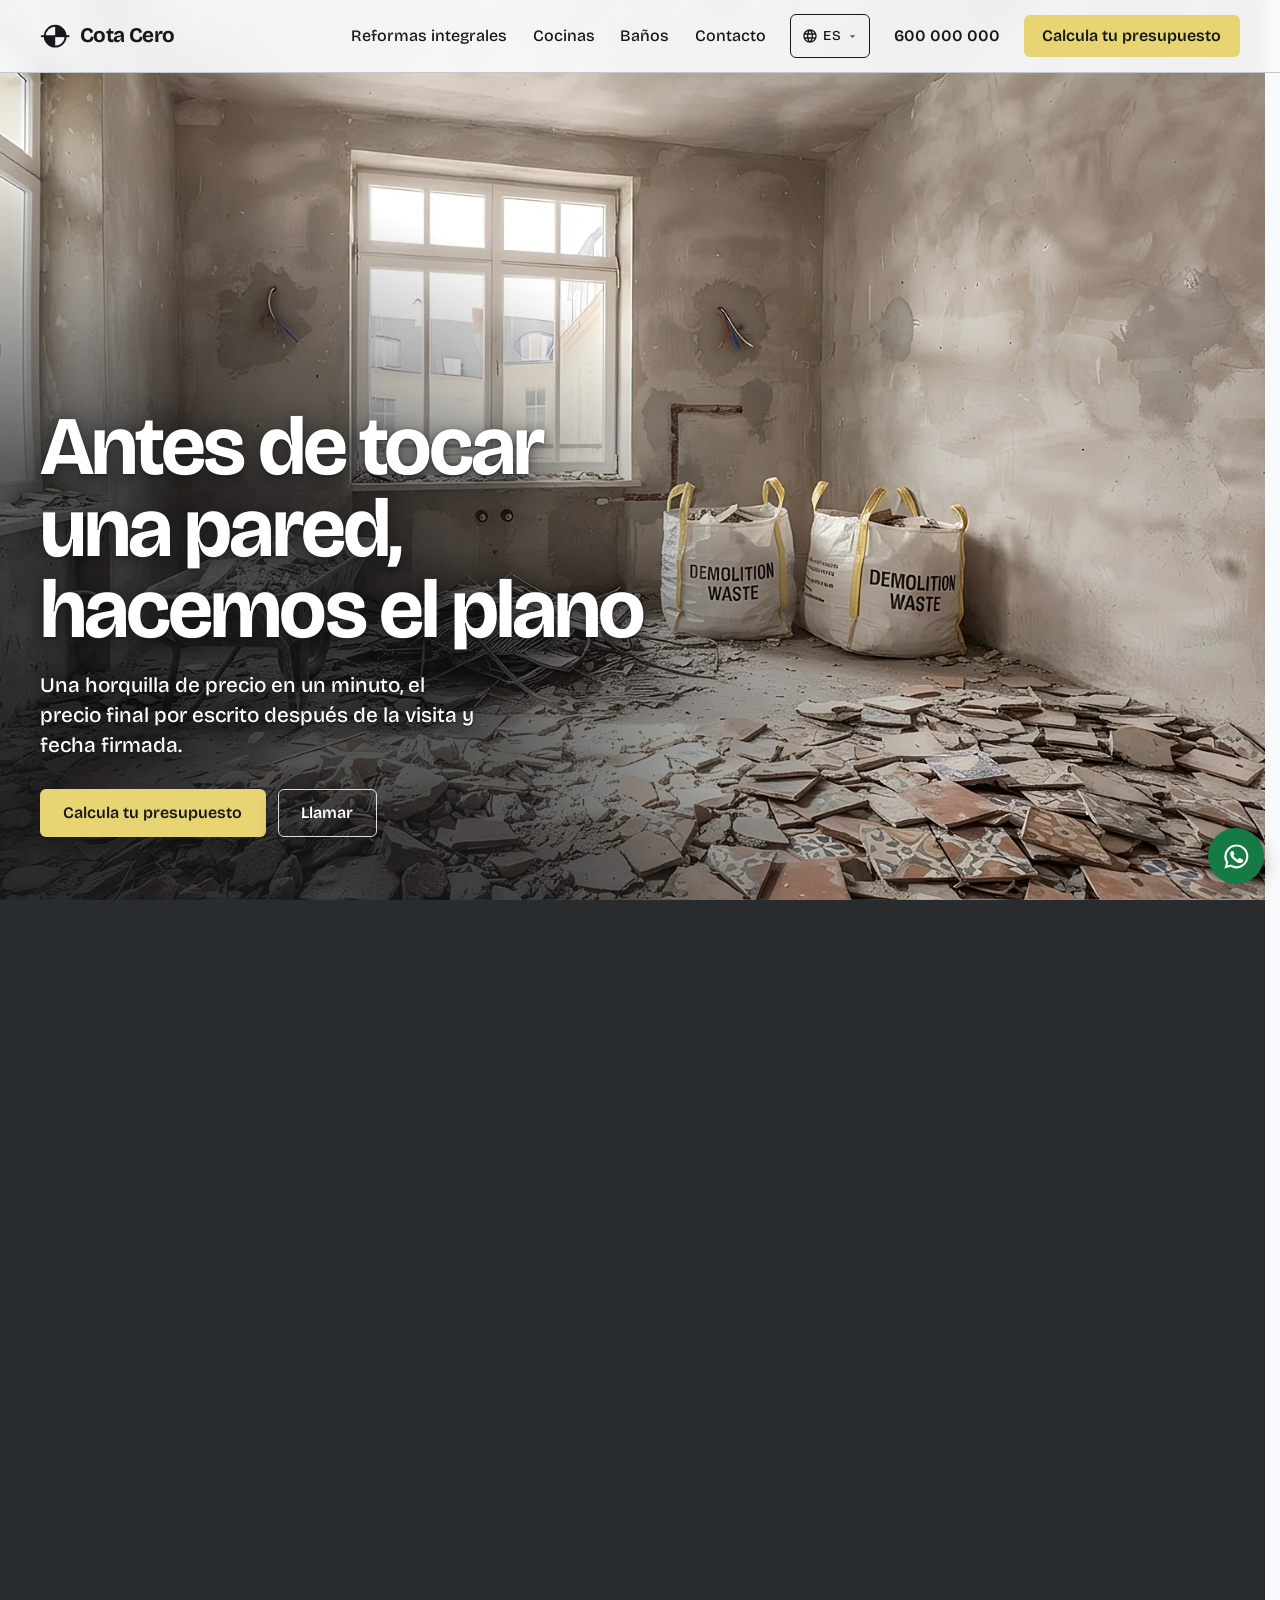
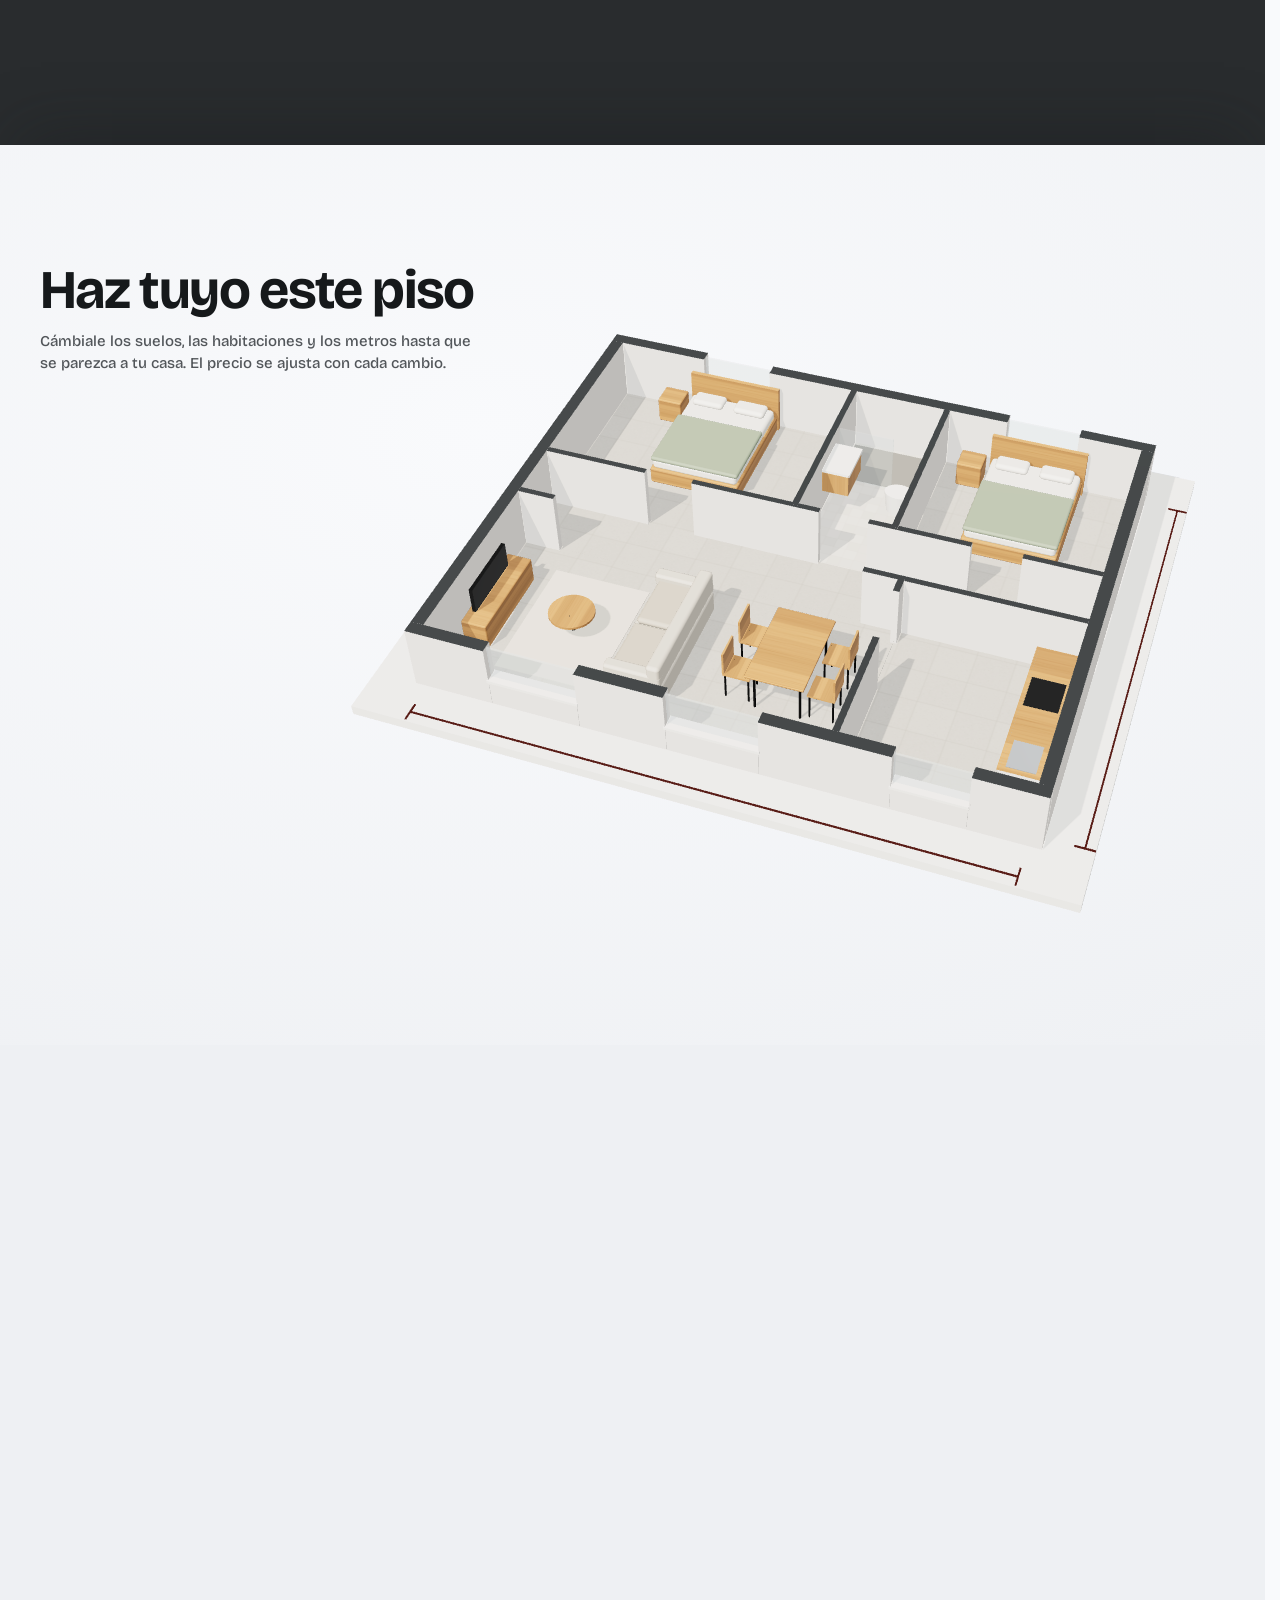
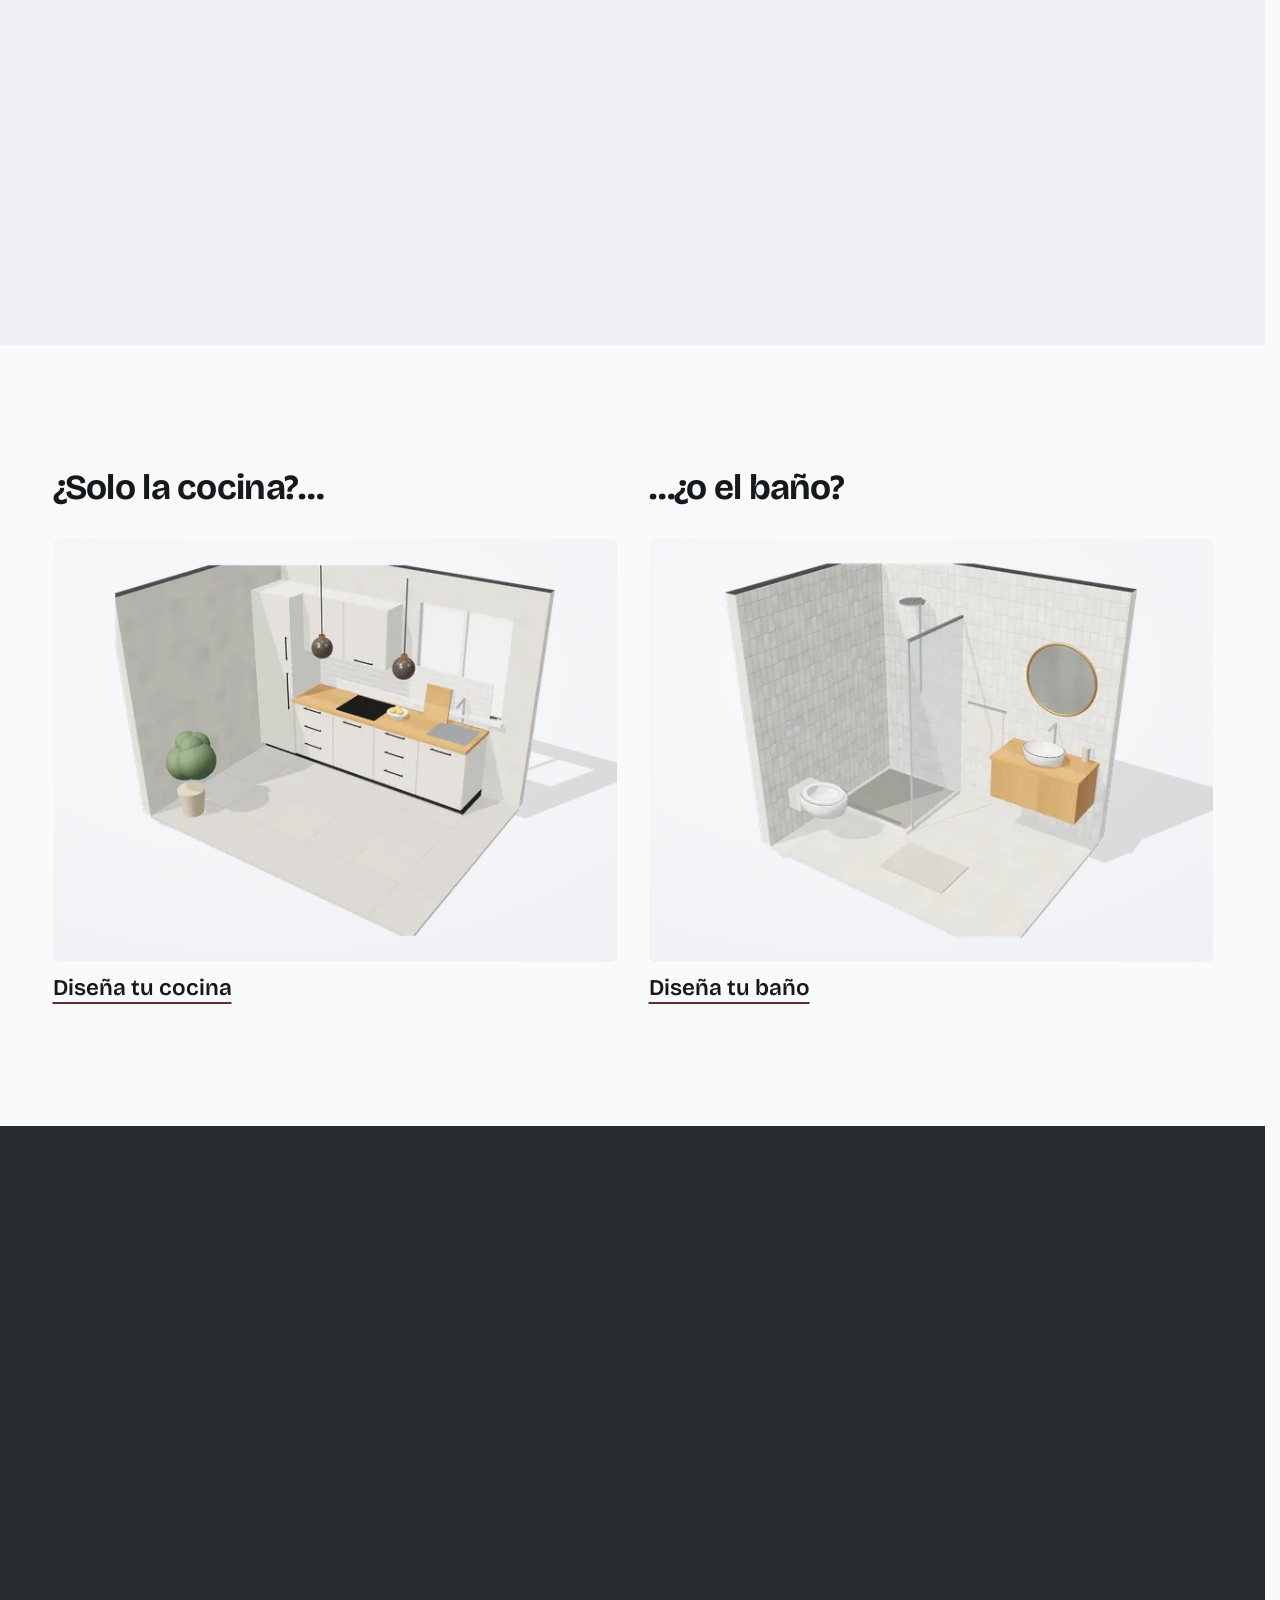
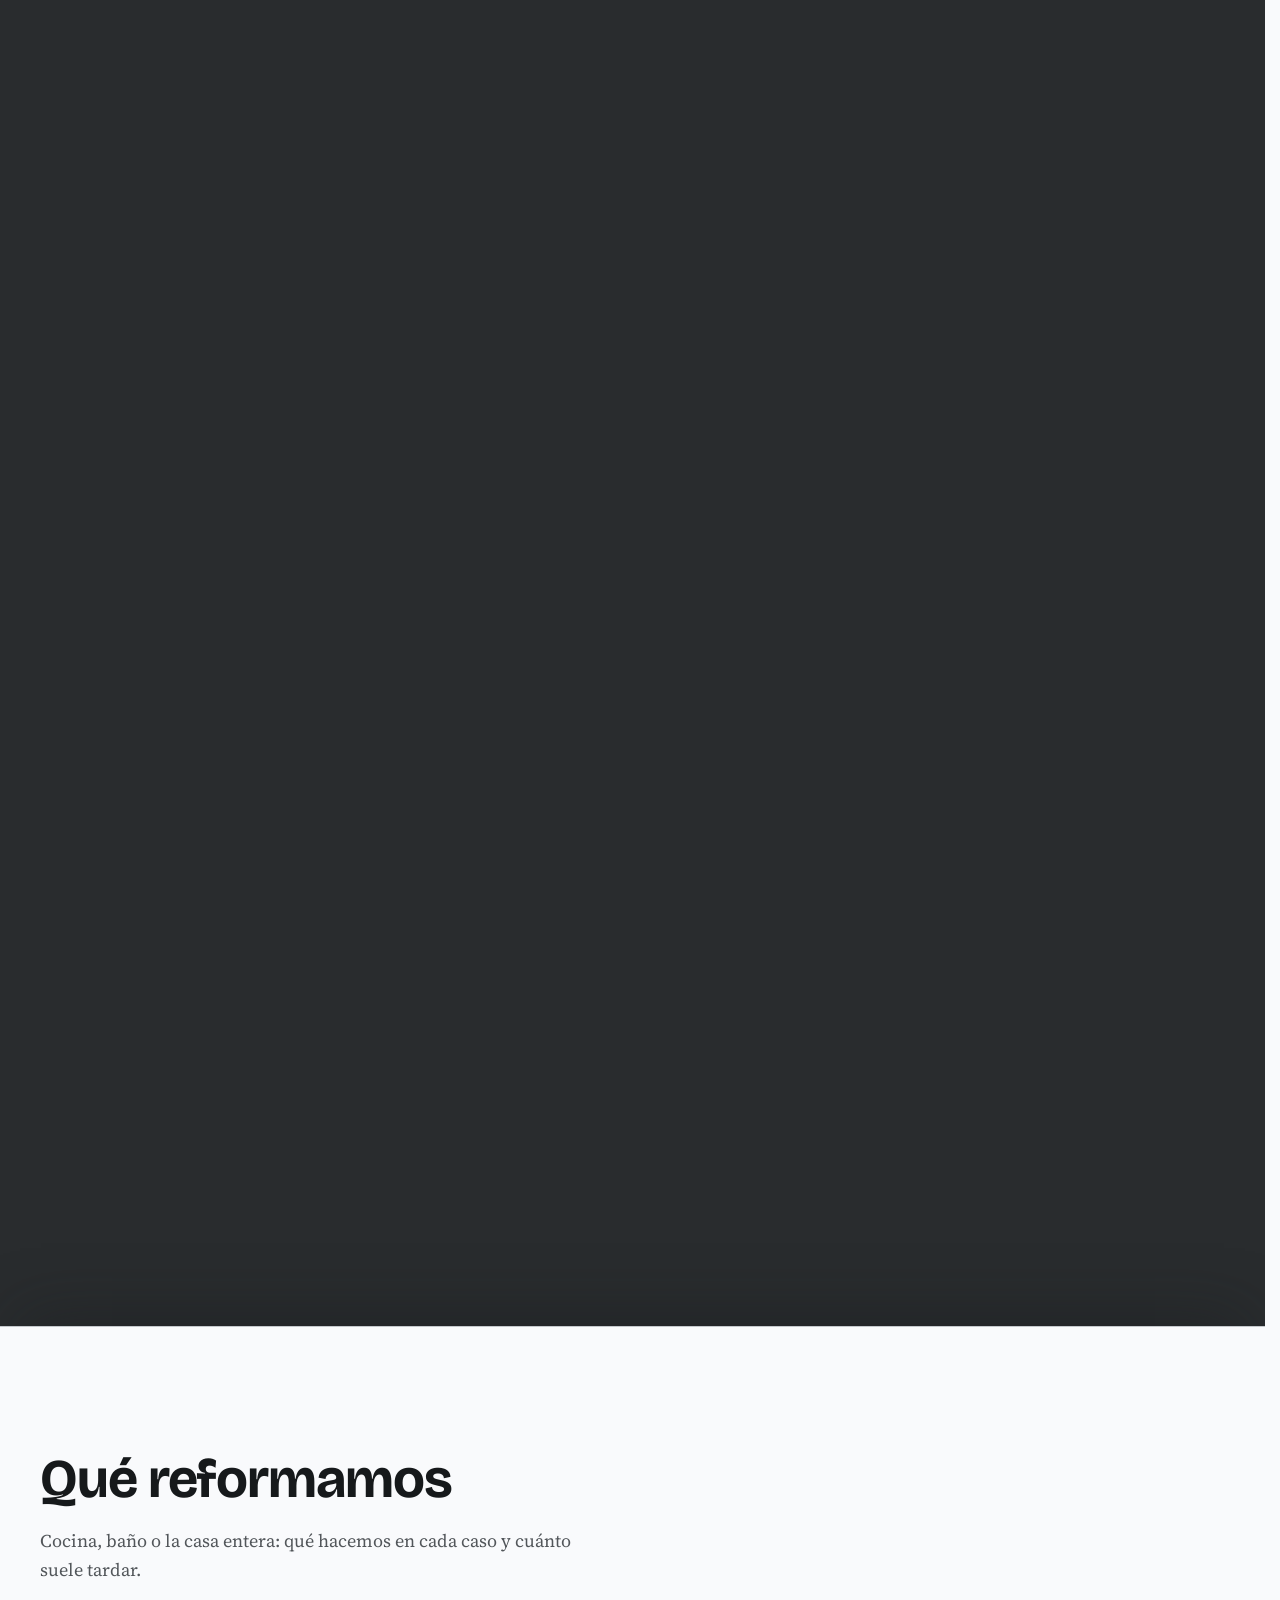
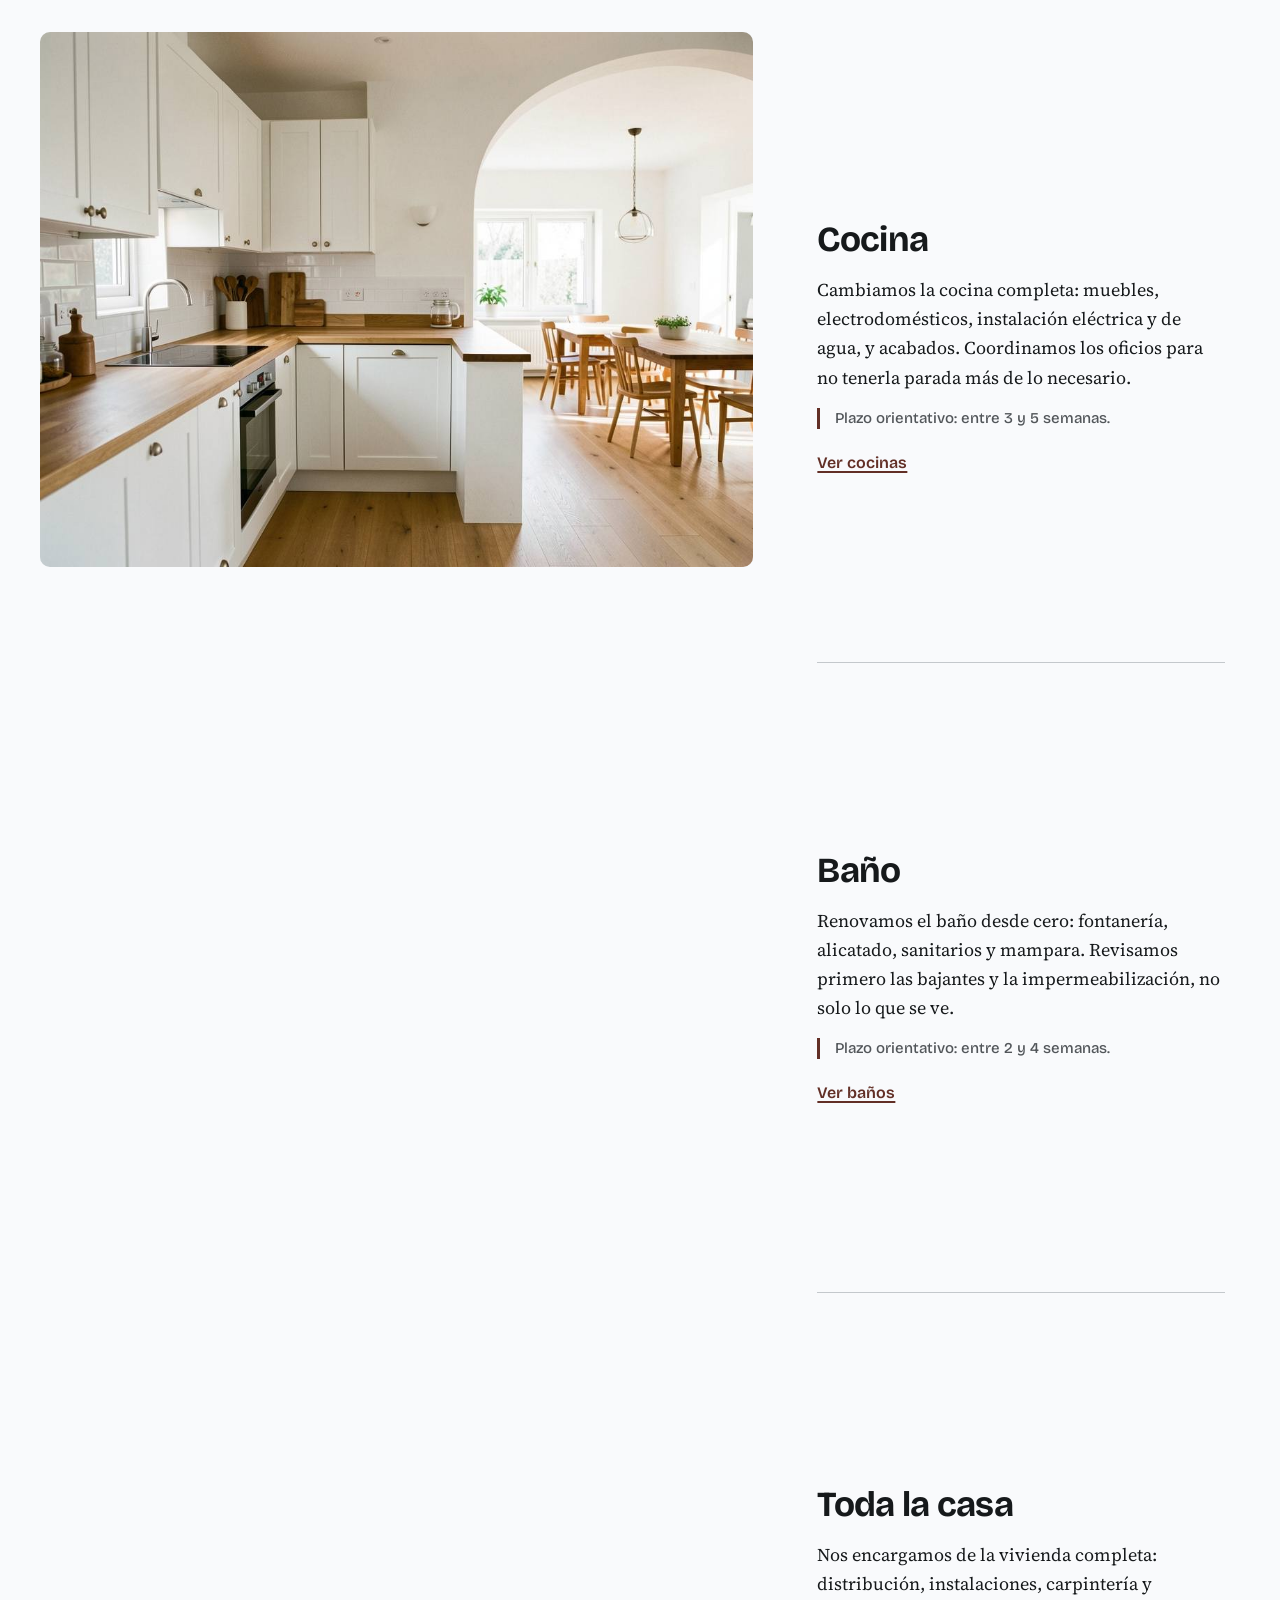
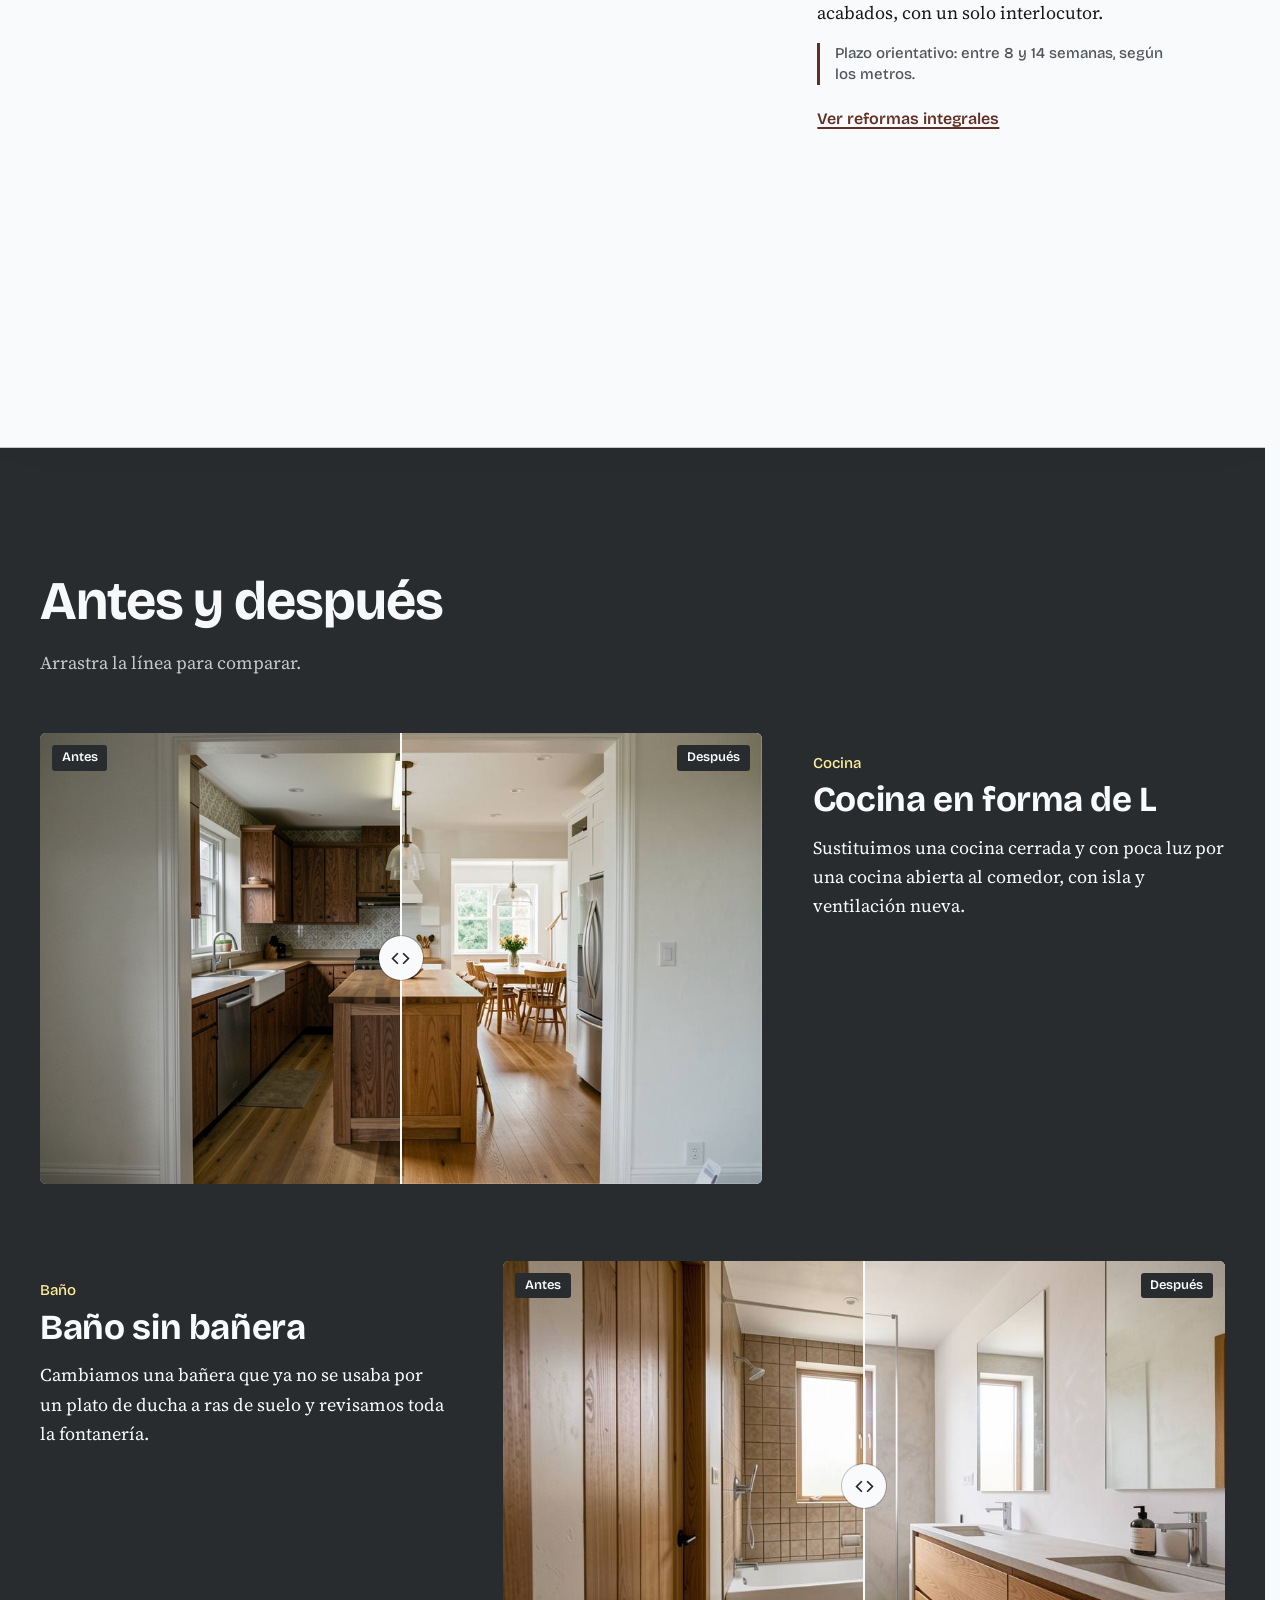
<file: index.html>
<!DOCTYPE html>
<html lang="es">
<head>
  <meta charset="UTF-8">
  <meta name="viewport" content="width=device-width, initial-scale=1">
  <title>Cota Cero Reformas · Reformas integrales, cocinas y baños</title>
  <meta name="description" content="Reformamos cocinas, baños y viviendas completas. Horquilla de precio en un minuto y, después de la visita, presupuesto por partidas y fecha de entrega en contrato.">
  <meta property="og:type" content="website">
  <meta property="og:title" content="Cota Cero Reformas · Reformas integrales, cocinas y baños">
  <meta property="og:description" content="Reformamos cocinas, baños y viviendas completas. Horquilla de precio en un minuto y, después de la visita, presupuesto por partidas y fecha de entrega en contrato.">
  <meta property="og:image" content="https://cotacero.ductik.com/assets/img/srv-integral.jpg">
  <meta name="twitter:card" content="summary_large_image">
  <!-- Web de demostració: no s'indexa (PLA.md §Honestedat). -->
  <meta name="robots" content="noindex, nofollow">
  <meta name="theme-color" content="#F9FAFC">
  <link rel="icon" href="assets/favicon.svg" type="image/svg+xml">
  <link rel="preload" href="assets/fonts/BricolageGrotesque-0.woff2" as="font" type="font/woff2" crossorigin>
  <link rel="stylesheet" href="css/fonts.css?v=20261021c">
  <link rel="stylesheet" href="css/styles.css?v=20261113a">
  <link rel="stylesheet" href="css/sala.css?v=20261112a">
  <link rel="stylesheet" href="css/maqueta.css?v=20261112a">
  <!-- Three.js per a la maqueta (js/pis3d.js): només es baixa quan la secció és a prop -->
  <script type="importmap">{ "imports": { "three": "./assets/js/three/three.module.min.js" } }</script>
  <script type="application/ld+json">
  {
    "@context": "https://schema.org",
    "@type": "HomeAndConstructionBusiness",
    "name": "Cota Cero Reformas",
    "telephone": "+34 600 000 000",
    "description": "Reformamos cocinas, baños y viviendas completas. Horquilla de precio en un minuto y, después de la visita, presupuesto por partidas y fecha de entrega en contrato."
  }
  </script>
  <script src="assets/js/gsap.min.js" defer></script>
  <script src="assets/js/ScrollTrigger.min.js" defer></script>
  <script src="assets/js/lenis.min.js" defer></script>
  <script src="js/i18n.js?v=20261021c"></script>
  <!-- Escena de la sala: el mode amb moviment es decideix abans de pintar (si no, la pàgina salta).
       js/sala.js el treu si GSAP no arrenca. -->
  <script>if (!matchMedia('(prefers-reduced-motion: reduce)').matches) document.documentElement.classList.add('sala-moviment', 'intro-activa', 'intro-bloqueja');</script>
</head>
<body>
  <a class="salta" href="#contingut">Saltar al contenido</a>

  <!-- ═══ CAPÇALERA (model per a totes les pàgines) ═══ -->
  <header class="cap">
    <div class="wrap cap-in">
      <a class="marca" href="index.html" aria-label="Cota Cero Reformas, inicio">
        <svg viewBox="0 0 32 32" aria-hidden="true"><circle cx="16" cy="16" r="11" fill="none" stroke="currentColor" stroke-width="2"/><path d="M16 5a11 11 0 0 1 11 11H16z" fill="currentColor"/><path d="M16 16v11A11 11 0 0 1 5 16z" fill="currentColor"/><path d="M1 16h30" stroke="currentColor" stroke-width="2"/></svg>
        Cota Cero
      </a>
      <nav class="nav" id="nav" aria-label="Principal">
        <a href="reformas-integrales.html">Reformas integrales</a>
        <a href="cocinas.html">Cocinas</a>
        <a href="banos.html">Baños</a>
        <a href="contacto.html">Contacto</a>
        <a class="nav-tel" href="tel:+34600000000">Llamar al 600 000 000</a>
      </nav>
      <!-- Desplegable d'idioma (plantilla: recursos-comuns/tria-idioma.html).
           NOMÉS existeix si el JS ha arrencat: js/i18n.js posa `te-js` a
           l'<html> des del <head>. Un control mort val menys que cap control. -->
      <div class="tria-idioma" data-idioma-tria>
        <button class="tria-idioma-boto" type="button" data-idioma-boto
                aria-expanded="false" aria-haspopup="true"
                aria-label="Idioma de la página">
          <svg viewBox="0 0 24 24" aria-hidden="true" focusable="false"><path d="M12 2C6.48 2 2 6.48 2 12s4.48 10 10 10 10-4.48 10-10S17.52 2 12 2Zm6.93 6h-2.95a15.65 15.65 0 0 0-1.38-3.56A8.03 8.03 0 0 1 18.92 8ZM12 4.04c.83 1.2 1.48 2.53 1.91 3.96h-3.82c.43-1.43 1.08-2.76 1.91-3.96ZM4.26 14a7.85 7.85 0 0 1 0-4h3.38a16.6 16.6 0 0 0-.14 2c0 .68.06 1.34.14 2Zm.82 2h2.95c.32 1.25.78 2.45 1.38 3.56A7.99 7.99 0 0 1 5.08 16Zm2.95-8H5.08a7.99 7.99 0 0 1 4.33-3.56A15.65 15.65 0 0 0 8.03 8ZM12 19.96c-.83-1.2-1.48-2.53-1.91-3.96h3.82c-.43 1.43-1.08 2.76-1.91 3.96ZM14.34 14H9.66c-.09-.66-.16-1.32-.16-2 0-.68.07-1.35.16-2h4.68c.09.65.16 1.32.16 2 0 .68-.07 1.34-.16 2Zm.25 5.56c.6-1.11 1.06-2.31 1.38-3.56h2.95a8.03 8.03 0 0 1-4.33 3.56ZM16.36 14c.08-.66.14-1.32.14-2 0-.68-.06-1.34-.14-2h3.38a7.85 7.85 0 0 1 0 4Z"/></svg>
          <span data-idioma-actual data-sense-traduir>ES</span>
          <svg class="tria-idioma-punta" viewBox="0 0 24 24" aria-hidden="true" focusable="false"><path d="M12 15 6 9h12z"/></svg>
        </button>
        <!-- Cada idioma es diu com es diu ell mateix, no traduït: qui busca la
             seva llengua busca la paraula que coneix. Sempre CA · ES · EN. -->
        <ul class="tria-idioma-menu" data-idioma-menu data-sense-traduir hidden>
          <li><button type="button" data-idioma-opcio="ca" lang="ca">Català</button></li>
          <li><button type="button" data-idioma-opcio="es" lang="es">Castellano</button></li>
          <li><button type="button" data-idioma-opcio="en" lang="en">English</button></li>
        </ul>
      </div>
      <a class="cap-tel" href="tel:+34600000000">600 000 000</a>
      <a class="btn btn-principal" href="presupuesto.html">Calcula tu presupuesto</a>
      <button class="nav-obre" type="button" aria-expanded="false" aria-controls="nav"><span></span><span class="visually-hidden">Menú</span></button>
    </div>
  </header>

  <main id="contingut">

    <!-- ═══ ESCENA DE LA SALA (PLA-ESCENES.md) ═══
         Sense JS o amb moviment reduït: el hero es veu sobre la sala acabada (f6, la capa de dalt)
         i cada fase porta la seva foto. Amb js/sala.js: zoom dins de la «o» de Cero, la sala queda
         fixa i les fases hi pugen per sobre mentre la sala es reforma. -->
    <section class="sala" id="sala" aria-labelledby="hero-titol">
      <div class="sala-escenari">
        <div class="sala-camera">
        <!-- sizes: la foto és 16:9 amb object-fit: cover; en una pantalla més estreta s'estira a l'alçada
             (amplada = 16/9 de l'alçada) i amb «100vw» el mòbil baixava la de 960 i l'ampliava 3 vegades.
             2880 i retalls verticals (v810, v1215): ampliats amb Real-ESRGAN + el gra de l'original (16/10/2026).
             El retall vertical és el centre de la foto, que és el que el cover ja ensenyava: l'enquadrament no canvia. -->
        <div class="sala-fotos">
          <picture><source media="(max-aspect-ratio: 3/4)" srcset="assets/img/sala/f0-v810.webp 810w, assets/img/sala/f0-v1215.webp 1215w" sizes="75vh" width="1215" height="1620"><img class="sala-base" src="assets/img/sala/f0-1920.webp" srcset="assets/img/sala/f0-960.webp 960w, assets/img/sala/f0-1920.webp 1920w, assets/img/sala/f0-2880.webp 2880w" sizes="(max-aspect-ratio: 16/9) 178vh, 100vw" alt="" width="1920" height="1080" fetchpriority="high"></picture>
          <!-- Els estats del mig (1-5) no es baixen fins que js/sala.js munta l'escena (data-srcset): no competeixen amb el titular -->
          <div class="sala-capa" data-fase="1"><picture><source media="(max-aspect-ratio: 3/4)" data-srcset="assets/img/sala/f1-v810.webp 810w, assets/img/sala/f1-v1215.webp 1215w" sizes="75vh" width="1215" height="1620"><img data-srcset="assets/img/sala/f1-960.webp 960w, assets/img/sala/f1-1920.webp 1920w, assets/img/sala/f1-2880.webp 2880w" sizes="(max-aspect-ratio: 16/9) 178vh, 100vw" alt="" width="1920" height="1080" decoding="async"></picture></div>
          <div class="sala-capa" data-fase="2"><picture><source media="(max-aspect-ratio: 3/4)" data-srcset="assets/img/sala/f2-v810.webp 810w, assets/img/sala/f2-v1215.webp 1215w" sizes="75vh" width="1215" height="1620"><img data-srcset="assets/img/sala/f2-960.webp 960w, assets/img/sala/f2-1920.webp 1920w, assets/img/sala/f2-2880.webp 2880w" sizes="(max-aspect-ratio: 16/9) 178vh, 100vw" alt="" width="1920" height="1080" decoding="async"></picture></div>
          <div class="sala-capa" data-fase="3"><picture><source media="(max-aspect-ratio: 3/4)" data-srcset="assets/img/sala/f3-v810.webp 810w, assets/img/sala/f3-v1215.webp 1215w" sizes="75vh" width="1215" height="1620"><img data-srcset="assets/img/sala/f3-960.webp 960w, assets/img/sala/f3-1920.webp 1920w, assets/img/sala/f3-2880.webp 2880w" sizes="(max-aspect-ratio: 16/9) 178vh, 100vw" alt="" width="1920" height="1080" decoding="async"></picture></div>
          <div class="sala-capa" data-fase="4"><picture><source media="(max-aspect-ratio: 3/4)" data-srcset="assets/img/sala/f4-v810.webp 810w, assets/img/sala/f4-v1215.webp 1215w" sizes="75vh" width="1215" height="1620"><img data-srcset="assets/img/sala/f4-960.webp 960w, assets/img/sala/f4-1920.webp 1920w, assets/img/sala/f4-2880.webp 2880w" sizes="(max-aspect-ratio: 16/9) 178vh, 100vw" alt="" width="1920" height="1080" decoding="async"></picture></div>
          <div class="sala-capa" data-fase="5"><picture><source media="(max-aspect-ratio: 3/4)" data-srcset="assets/img/sala/f5-v810.webp 810w, assets/img/sala/f5-v1215.webp 1215w" sizes="75vh" width="1215" height="1620"><img data-srcset="assets/img/sala/f5-960.webp 960w, assets/img/sala/f5-1920.webp 1920w, assets/img/sala/f5-2880.webp 2880w" sizes="(max-aspect-ratio: 16/9) 178vh, 100vw" alt="" width="1920" height="1080" decoding="async"></picture></div>
          <div class="sala-capa" data-fase="6"><picture><source media="(max-aspect-ratio: 3/4)" srcset="assets/img/sala/f6-v810.webp 810w, assets/img/sala/f6-v1215.webp 1215w" sizes="75vh" width="1215" height="1620"><img src="assets/img/sala/f6-1920.webp" srcset="assets/img/sala/f6-960.webp 960w, assets/img/sala/f6-1920.webp 1920w, assets/img/sala/f6-2880.webp 2880w" sizes="(max-aspect-ratio: 16/9) 178vh, 100vw" alt="" width="1920" height="1080" decoding="async"></picture></div>
        </div>
        </div>
        <!-- Zoom: «Cota Cero» amb els contorns reals de Bricolage Grotesque (PLA-eines/contorn-o.py).
             El vel fosc té un forat amb la forma de l'interior de l'última «o». -->
        <svg class="zoom-o" viewBox="-880 -1150 6000 1500" aria-hidden="true" focusable="false">
          <defs>
            <mask id="zoom-o-forat" maskUnits="userSpaceOnUse" x="-200000" y="-200000" width="400000" height="400000">
              <rect x="-200000" y="-200000" width="400000" height="400000" fill="#fff"/>
              <path fill="#000" d="M3962.8 -94.3Q3997.8 -94.3 4022 -113Q4046.2 -131.7 4059 -167.7Q4071.8 -203.8 4071.8 -254.2Q4071.8 -308.7 4058.1 -346.4Q4044.3 -384.2 4018.8 -404.6Q3993.2 -425 3957.2 -425Q3923 -425 3898.7 -406Q3874.5 -387 3861.6 -350.7Q3848.7 -314.3 3848.7 -263.5Q3848.7 -183.7 3878.9 -139Q3909.2 -94.3 3962.8 -94.3Z"/>
            </mask>
          </defs>
          <g class="zoom-o-g">
            <rect class="zoom-o-vel" x="-200000" y="-200000" width="400000" height="400000" mask="url(#zoom-o-forat)"/>
            <path class="zoom-o-nom" d="M339.3 13.8Q258.3 13.8 199.4 -12.6Q140.5 -39 102.5 -86.3Q64.5 -133.7 46.6 -195.4Q28.7 -257.2 28.7 -327.7Q28.7 -400.5 47.3 -463.7Q65.8 -526.8 103.4 -573.9Q141 -621 198.9 -647.4Q256.8 -673.8 336.2 -673.8Q404.7 -673.8 455 -654.2Q505.3 -634.5 536.7 -600.1Q568.2 -565.7 581.2 -520.5Q594.3 -475.3 589.8 -425L456.8 -408.2Q457.7 -453.5 443.3 -486Q429 -518.5 401.2 -536.2Q373.3 -553.8 332 -553.8Q296.8 -553.8 268.7 -540.1Q240.7 -526.3 220.8 -498.8Q201 -471.2 190.5 -430Q180 -388.8 180 -334Q180 -263.5 198.2 -212.4Q216.3 -161.3 252.6 -133.7Q288.8 -106 342.3 -106Q391 -106 420.5 -128Q450 -150 463.2 -189.5Q476.3 -229 472.8 -280L609.3 -267.2Q613.7 -211.2 600.5 -160.7Q587.3 -110.2 554.7 -70.7Q522.2 -31.2 468.8 -8.7Q415.5 13.8 339.3 13.8Z M890.7 13.8Q816 13.8 757.7 -16.6Q699.3 -47 666.4 -108.2Q633.5 -169.5 633.5 -261.8Q633.5 -357.2 667.6 -418.3Q701.7 -479.5 760.2 -509.2Q818.7 -539 892.2 -539Q968.3 -539 1026.2 -508.4Q1084 -477.8 1116.5 -416.5Q1149 -355.2 1149 -262Q1149 -166.5 1115.1 -105.4Q1081.2 -44.3 1022.7 -15.3Q964.2 13.8 890.7 13.8Z M893.8 -94.3Q928.8 -94.3 953 -113Q977.2 -131.7 990 -167.7Q1002.8 -203.8 1002.8 -254.2Q1002.8 -308.7 989.1 -346.4Q975.3 -384.2 949.8 -404.6Q924.2 -425 888.2 -425Q854 -425 829.7 -406Q805.5 -387 792.6 -350.7Q779.7 -314.3 779.7 -263.5Q779.7 -183.7 809.9 -139Q840.2 -94.3 893.8 -94.3Z M1393 11.3Q1305.8 11.3 1262.5 -34.1Q1219.2 -79.5 1219.2 -173.5V-411.3H1159.5V-504.8H1168.3Q1223.3 -511.5 1246.6 -541Q1269.8 -570.5 1275 -630L1276.2 -643.5H1361.8V-525H1486.7V-408H1361.8V-186Q1361.8 -147.7 1380.2 -131Q1398.7 -114.3 1426.8 -114.3Q1441.7 -114.3 1457.6 -118.7Q1473.5 -123 1486.7 -131V-3.2Q1458 5.5 1434.9 8.4Q1411.8 11.3 1393 11.3Z M1666.5 13.8Q1626.3 13.8 1590.8 -0.3Q1555.2 -14.5 1532.8 -45.9Q1510.3 -77.3 1510.3 -129.5Q1510.3 -177.5 1528.8 -207.6Q1547.3 -237.7 1578.9 -256.1Q1610.5 -274.5 1648.8 -284.2Q1687.2 -293.8 1726 -300.8Q1779.2 -310.7 1805.5 -316.6Q1831.8 -322.5 1841.1 -330.7Q1850.3 -339 1850.3 -353.7Q1850.3 -387.7 1826.1 -405.5Q1801.8 -423.3 1763.5 -423.3Q1739.7 -423.3 1716 -414.5Q1692.3 -405.7 1676.9 -383.9Q1661.5 -362.2 1661.5 -323L1532.3 -333.5Q1531.8 -393.7 1552.6 -433.6Q1573.3 -473.5 1608.4 -496.4Q1643.5 -519.3 1685.2 -529.2Q1726.8 -539 1768.2 -539Q1842.2 -539 1891.7 -511.3Q1941.3 -483.7 1966.2 -430.8Q1991.2 -377.8 1991.2 -301.2V-206.2Q1991.3 -172 1991.4 -137.3Q1991.5 -102.7 1991.6 -68.4Q1991.7 -34.2 1991.7 0H1865.3Q1866.2 -38.3 1866.8 -76.9Q1867.5 -115.5 1868.2 -158.2H1861.7Q1856.8 -110.8 1830.9 -71.8Q1805 -32.7 1763.1 -9.4Q1721.2 13.8 1666.5 13.8Z M1723 -93.5Q1743.5 -93.5 1765.6 -101.6Q1787.7 -109.7 1806.8 -127.2Q1826 -144.7 1838 -173.4Q1850 -202.2 1850.3 -242.7L1850.5 -266.3L1877.3 -270.7Q1868.5 -257 1848.4 -248.9Q1828.3 -240.8 1803.1 -236.3Q1777.8 -231.7 1752.1 -226.9Q1726.3 -222.2 1704.3 -213.8Q1682.3 -205.5 1668.7 -191.3Q1655 -177.2 1655 -152.3Q1655 -124.2 1674.2 -108.8Q1693.5 -93.5 1723 -93.5Z M2529.3 13.8Q2448.3 13.8 2389.4 -12.6Q2330.5 -39 2292.5 -86.3Q2254.5 -133.7 2236.6 -195.4Q2218.7 -257.2 2218.7 -327.7Q2218.7 -400.5 2237.3 -463.7Q2255.8 -526.8 2293.4 -573.9Q2331 -621 2388.9 -647.4Q2446.8 -673.8 2526.2 -673.8Q2594.7 -673.8 2645 -654.2Q2695.3 -634.5 2726.7 -600.1Q2758.2 -565.7 2771.2 -520.5Q2784.3 -475.3 2779.8 -425L2646.8 -408.2Q2647.7 -453.5 2633.3 -486Q2619 -518.5 2591.2 -536.2Q2563.3 -553.8 2522 -553.8Q2486.8 -553.8 2458.7 -540.1Q2430.7 -526.3 2410.8 -498.8Q2391 -471.2 2380.5 -430Q2370 -388.8 2370 -334Q2370 -263.5 2388.2 -212.4Q2406.3 -161.3 2442.6 -133.7Q2478.8 -106 2532.3 -106Q2581 -106 2610.5 -128Q2640 -150 2653.2 -189.5Q2666.3 -229 2662.8 -280L2799.3 -267.2Q2803.7 -211.2 2790.5 -160.7Q2777.3 -110.2 2744.7 -70.7Q2712.2 -31.2 2658.8 -8.7Q2605.5 13.8 2529.3 13.8Z M3084 13.8Q3012.5 13.8 2963.1 -7.1Q2913.7 -28 2882.7 -64.9Q2851.7 -101.8 2837.6 -150Q2823.5 -198.2 2823.5 -252.8Q2823.5 -309.8 2838.1 -361.4Q2852.7 -413 2883 -452.9Q2913.3 -492.8 2960.9 -515.9Q3008.5 -539 3074.5 -539Q3139.2 -539 3186.1 -516.7Q3233 -494.3 3261.7 -454.1Q3290.5 -413.8 3300 -360.2Q3309.5 -306.5 3300 -243.2L2913.3 -237V-318.5L3190.3 -323.7L3169.7 -276.5Q3174.7 -323.3 3165.7 -356.2Q3156.7 -389 3134.4 -406.5Q3112.2 -424 3074.5 -424Q3034.5 -424 3009.7 -403.6Q2984.8 -383.2 2973.9 -346.3Q2963 -309.3 2963 -259.7Q2963 -175.5 2993.6 -135.2Q3024.2 -95 3085.5 -95Q3113.3 -95 3131.8 -102.6Q3150.3 -110.2 3161.6 -123.7Q3172.8 -137.3 3177.3 -155.3Q3181.7 -173.3 3180.5 -194L3313 -186.3Q3315.3 -151 3304.7 -115.7Q3294 -80.5 3267.4 -51.3Q3240.8 -22.2 3195.7 -4.2Q3150.5 13.8 3084 13.8Z M3350.7 0V-276.5L3350.3 -525H3476.5L3472.8 -307.5H3481.2Q3487.2 -392.3 3505.1 -442.6Q3523 -492.8 3550.7 -514.8Q3578.3 -536.8 3613.2 -536.8Q3630.3 -536.8 3648.9 -532.2Q3667.5 -527.7 3685.7 -517.7L3678.2 -358.5Q3657.7 -370.2 3638 -375.8Q3618.3 -381.3 3600.7 -381.3Q3566.7 -381.3 3542.9 -360.3Q3519.2 -339.3 3506.7 -298.7Q3494.2 -258 3494.2 -199.8V0Z M3959.7 13.8Q3885 13.8 3826.7 -16.6Q3768.3 -47 3735.4 -108.2Q3702.5 -169.5 3702.5 -261.8Q3702.5 -357.2 3736.6 -418.3Q3770.7 -479.5 3829.2 -509.2Q3887.7 -539 3961.2 -539Q4037.3 -539 4095.2 -508.4Q4153 -477.8 4185.5 -416.5Q4218 -355.2 4218 -262Q4218 -166.5 4184.1 -105.4Q4150.2 -44.3 4091.7 -15.3Q4033.2 13.8 3959.7 13.8Z M3962.8 -94.3Q3997.8 -94.3 4022 -113Q4046.2 -131.7 4059 -167.7Q4071.8 -203.8 4071.8 -254.2Q4071.8 -308.7 4058.1 -346.4Q4044.3 -384.2 4018.8 -404.6Q3993.2 -425 3957.2 -425Q3923 -425 3898.7 -406Q3874.5 -387 3861.6 -350.7Q3848.7 -314.3 3848.7 -263.5Q3848.7 -183.7 3878.9 -139Q3909.2 -94.3 3962.8 -94.3Z"/>
          </g>
        </svg>
        <div class="sala-hero">
          <h1 id="hero-titol">Antes de tocar una pared, hacemos el plano</h1>
          <p class="hero-sub">Una horquilla de precio en un minuto, el precio final por escrito después de la visita y fecha firmada.</p>
          <div class="botons">
            <a class="btn btn-principal" href="presupuesto.html">Calcula tu presupuesto</a>
            <a class="btn btn-linia" href="tel:+34600000000">Llamar</a>
          </div>
        </div>
      </div>

      <div class="sala-intro-espai" aria-hidden="true"></div>

      <div class="sala-fases">
        <!-- L'obra es construeix amb l'scroll (en Lluc, 21-22/10/2026; peces 13 i 15): la sala queda fixa, cada fase en fon
             la foto següent i el seu text canvia sempre al mateix lloc (js/sala.js). Sense terminis: explica què fem.
             Sense moviment: llista amb la foto de cada fase. -->
        <h2 id="obra-titol" class="fases-titol">Así hacemos una reforma</h2>
        <ol class="fases-llista" aria-labelledby="obra-titol">
          <li class="fase" data-fase="0"><img class="fase-foto" src="assets/img/sala/f0-960.webp" srcset="assets/img/sala/f0-960.webp 960w, assets/img/sala/f0-1920.webp 1920w" sizes="(max-width: 760px) 100vw, 58vw" alt="El salón en obra: suelo levantado, escombro y sacos de runa." width="1920" height="1080" loading="lazy" decoding="async"><div class="fase-targeta"><h3>Derribo y obra limpia</h3><p>Protegemos la escalera y el escombro sale de casa cada tarde.</p></div></li>
          <li class="fase" data-fase="1"><img class="fase-foto" src="assets/img/sala/f1-960.webp" srcset="assets/img/sala/f1-960.webp 960w, assets/img/sala/f1-1920.webp 1920w" sizes="(max-width: 760px) 100vw, 58vw" alt="Las paredes en bruto, con las rozas de la instalación nueva." width="1920" height="1080" loading="lazy" decoding="async"><div class="fase-targeta"><h3>Instalaciones nuevas</h3><p>Luz y agua nuevas por dentro de la pared, con boletín y fotos de todo.</p></div></li>
          <li class="fase" data-fase="2"><img class="fase-foto" src="assets/img/sala/f2-960.webp" srcset="assets/img/sala/f2-960.webp 960w, assets/img/sala/f2-1920.webp 1920w" sizes="(max-width: 760px) 100vw, 58vw" alt="Paredes y techo ya lisos y pintados, con el suelo de cemento." width="1920" height="1080" loading="lazy" decoding="async"><div class="fase-targeta"><h3>Paredes y techo</h3><p>Lisos, a nivel y pintados. Cada viernes te mandamos un parte de obra.</p></div></li>
          <li class="fase" data-fase="3"><img class="fase-foto" src="assets/img/sala/f3-960.webp" srcset="assets/img/sala/f3-960.webp 960w, assets/img/sala/f3-1920.webp 1920w" sizes="(max-width: 760px) 100vw, 58vw" alt="El suelo de roble en espiga ya colocado." width="1920" height="1080" loading="lazy" decoding="async"><div class="fase-targeta"><h3>El suelo</h3><p>El que elegiste, colocado pieza a pieza.</p></div></li>
          <li class="fase" data-fase="4"><img class="fase-foto" src="assets/img/sala/f4-960.webp" srcset="assets/img/sala/f4-960.webp 960w, assets/img/sala/f4-1920.webp 1920w" sizes="(max-width: 760px) 100vw, 58vw" alt="Apliques de pared y aire acondicionado instalados." width="1920" height="1080" loading="lazy" decoding="async"><div class="fase-targeta"><h3>Luz y clima</h3><p>Puntos de luz donde los necesitas y aire acondicionado sin tubos a la vista.</p></div></li>
          <li class="fase" data-fase="5"><img class="fase-foto" src="assets/img/sala/f5-960.webp" srcset="assets/img/sala/f5-960.webp 960w, assets/img/sala/f5-1920.webp 1920w" sizes="(max-width: 760px) 100vw, 58vw" alt="El salón con los muebles, listo para entregar." width="1920" height="1080" loading="lazy" decoding="async"><div class="fase-targeta"><h3>Entrega</h3><p>Lo repasamos contigo, habitación por habitación, y te damos <span class="cinta">la garantía por escrito</span>.</p></div></li>
          <li class="fase" data-fase="6"><img class="fase-foto" src="assets/img/sala/f6-960.webp" srcset="assets/img/sala/f6-960.webp 960w, assets/img/sala/f6-1920.webp 1920w" sizes="(max-width: 760px) 100vw, 58vw" alt="El mismo salón ya reformado: paredes lisas, suelo de roble en espiga y muebles." width="1920" height="1080" loading="lazy" decoding="async"><div class="fase-targeta"><h3>Así te la devolvemos</h3><p>Cuéntanos qué quieres hacer y te damos una horquilla de precio orientativa.</p><div class="botons"><a class="btn btn-principal" href="presupuesto.html">Calcula tu presupuesto</a></div></div></li>
        </ol>
        <div class="sala-final-espai" aria-hidden="true"></div>
      </div>
    </section>

    <!-- ═══ LA MAQUETA DEL PIS (en Lluc, 24 i 26/10/2026; substitueix les dues portes): el 3D del panell es munta amb
         l'scroll (js/maqueta-home.js + js/pis3d.js), després gira sol i s'arrossega; un clic porta al panell, a la vista
         del pis. Fins que arriba Three.js, i sense WebGL o amb moviment reduït, la imatge fixa del mateix 3D. ═══ -->
    <section class="maqueta" aria-labelledby="maqueta-titol">
      <div class="maqueta-fixe">
        <div class="maqueta-text">
          <h2 id="maqueta-titol">Haz tuyo este piso</h2>
          <p>Cámbiale los suelos, las habitaciones y los metros hasta que se parezca a tu casa. El precio se ajusta con cada cambio.</p>
        </div>
        <a class="maqueta-render" href="presupuesto.html" aria-label="Diseña tu reforma en la maqueta 3D">
          <picture><source media="(max-width: 760px)" srcset="assets/img/maqueta/pis-mobil.webp" width="780" height="1400"><img class="maqueta-poster" src="assets/img/maqueta/pis.webp" alt="" width="1600" height="1350" loading="lazy" decoding="async"></picture>
          <span class="maqueta-crida">Haz clic para diseñar tu reforma</span>
        </a>
      </div>
    </section>

    <!-- ═══ CUINA I BANY: imatges del mateix 3D; amb el ratolí a sobre, «Antes» (al tàctil passa sol). Obren el panell
         d'una sola habitació. ═══ -->
    <section class="cases" aria-labelledby="cases-titol">
      <div class="cases-in">
        <h2 id="cases-titol" class="cases-titol"><span>¿Solo la cocina?…</span> <span>…¿o el baño?</span></h2>
        <div class="cases-parell">
          <a class="casa" href="presupuesto.html?tipo=cocina">
            <span class="casa-foto"><img class="casa-despues" src="assets/img/maqueta/cocina-1200.webp" srcset="assets/img/maqueta/cocina-600.webp 600w, assets/img/maqueta/cocina-1200.webp 1200w" sizes="(max-width: 760px) 50vw, 600px" alt="" width="1200" height="900" loading="lazy" decoding="async"><img class="casa-antes" src="assets/img/maqueta/cocina-antes-1200.webp" srcset="assets/img/maqueta/cocina-antes-600.webp 600w, assets/img/maqueta/cocina-antes-1200.webp 1200w" sizes="(max-width: 760px) 50vw, 600px" alt="" width="1200" height="900" loading="lazy" decoding="async"><span class="casa-et" aria-hidden="true">Antes</span></span>
            <span class="casa-nom">Diseña tu cocina</span>
          </a>
          <a class="casa" href="presupuesto.html?tipo=bano">
            <span class="casa-foto"><img class="casa-despues" src="assets/img/maqueta/bano-1200.webp" srcset="assets/img/maqueta/bano-600.webp 600w, assets/img/maqueta/bano-1200.webp 1200w" sizes="(max-width: 760px) 50vw, 600px" alt="" width="1200" height="900" loading="lazy" decoding="async"><img class="casa-antes" src="assets/img/maqueta/bano-antes-1200.webp" srcset="assets/img/maqueta/bano-antes-600.webp 600w, assets/img/maqueta/bano-antes-1200.webp 1200w" sizes="(max-width: 760px) 50vw, 600px" alt="" width="1200" height="900" loading="lazy" decoding="async"><span class="casa-et" aria-hidden="true">Antes</span></span>
            <span class="casa-nom">Diseña tu baño</span>
          </a>
        </div>
      </div>
    </section>

    <!-- ═══ CONTRACTE (mogut avall de la sala el 16/10/2026): el full de pressupost puja sobre la sala acabada i se signa (js/sala.js) ═══ -->
    <section class="contracte-seccio" aria-labelledby="contracte-titol">
      <div class="contracte-fons" aria-hidden="true"><img src="assets/img/sala/f6-1920.webp" srcset="assets/img/sala/f6-960.webp 960w, assets/img/sala/f6-1920.webp 1920w, assets/img/sala/f6-2880.webp 2880w" sizes="100vw" alt="" width="1920" height="1080" loading="lazy" decoding="async"></div>
        <div class="fase-contracte">
          <div class="contracte-fixe">
            <div class="contracte-explica">
              <h2 id="contracte-titol">Lo que firmamos es lo que pagas</h2>
              <p>La horquilla de la web es orientativa. El precio de verdad sale después de medir tu casa, partida por partida, y no cambia sin que lo firmes.</p>
              <p>Lo hace nuestro propio equipo, sin subcontratas de última hora, y cada tarde dejamos la obra recogida.</p>
              <div class="botons"><a class="btn btn-principal" href="presupuesto.html">Calcula tu presupuesto</a></div>
            </div>
            <article class="contracte" aria-labelledby="contracte-etiqueta">
              <p class="contracte-etiqueta" id="contracte-etiqueta">Presupuesto por partidas</p>
              <p class="contracte-sub">Reforma integral de un piso de 70&nbsp;m². Cada partida, por escrito.</p>
              <ul class="contracte-partides">
                <li><span>Derribo y gestión de residuos</span><b>3.400 €</b></li>
                <li><span>Electricidad y fontanería nuevas</span><b>7.900 €</b></li>
                <li><span>Paredes, techo y ventanas</span><b>9.600 €</b></li>
                <li><span>Suelo y acabados</span><b>8.200 €</b></li>
                <li><span>Cocina y baño</span><b>12.800 €</b></li>
              </ul>
              <p class="contracte-total"><span>Total, IVA incluido</span><b>41.900 €</b></p>
              <p class="contracte-clausula">Lo que no está escrito, no se cobra. Entrega en 8 semanas, con fecha firmada.</p>
              <div class="contracte-signatures">
                <div class="contracte-firma">
                  <svg viewBox="0 0 220 70" aria-hidden="true" focusable="false"><path pathLength="1" d="M8 48C20 12 34 8 34 26c0 16-14 34-6 38 8 3 18-24 28-30 6-4 4 12 4 18 0 8 8 4 14-6 5-8 8-12 10-6 3 8-6 16 4 14 14-3 22-22 28-22 7 0 0 18 6 20 10 3 22-24 42-26 8-1 20 2 34 6"/></svg>
                  <span>Sergi y Laura · Cota Cero</span>
                </div>
                <div class="contracte-firma contracte-firma-tu"><i></i><span>Tú</span></div>
              </div>
              <p class="contracte-segell" aria-hidden="true">Firmado</p>
            </article>
          </div>
        </div>
      <div class="contracte-espai" aria-hidden="true"></div>
    </section>

    <!-- ═══ SIGNATURA: EL PLÀNOL ═══ -->
    <section class="plano seccio" aria-labelledby="plano-titol">
      <div class="wrap">
        <div class="plano-cap aparicio">
          <h2 id="plano-titol">Qué reformamos</h2>
          <p class="intro">Cocina, baño o la casa entera: qué hacemos en cada caso y cuánto suele tardar.</p>
        </div>
        <div class="plano-in">
          <div class="plano-dibuix">
            <div class="plano-fotos">
              <img data-estancia="cocina" src="assets/img/gal-01.jpg" alt="Cocina reformada, blanca y de roble, abierta al comedor." width="1024" height="768" loading="lazy">
              <img data-estancia="bano" src="assets/img/ab-bano-despues.jpg" alt="Baño reformado con ducha a ras de suelo y mueble de roble." width="1024" height="640" loading="lazy">
              <img data-estancia="casa" src="assets/img/gal-03.jpg" alt="Salón de una vivienda reformada con parqué de roble." width="1024" height="768" loading="lazy">
            </div>
          </div>

          <div class="plano-panells">
            <article class="plano-panell" data-estancia="cocina">
              <h3>Cocina</h3>
              <p>Cambiamos la cocina completa: muebles, electrodomésticos, instalación eléctrica y de agua, y acabados. Coordinamos los oficios para no tenerla parada más de lo necesario.</p>
              <p class="termini">Plazo orientativo: entre 3 y 5 semanas.</p>
              <a class="enllac" href="cocinas.html">Ver cocinas</a>
            </article>
            <article class="plano-panell" data-estancia="bano">
              <h3>Baño</h3>
              <p>Renovamos el baño desde cero: fontanería, alicatado, sanitarios y mampara. Revisamos primero las bajantes y la impermeabilización, no solo lo que se ve.</p>
              <p class="termini">Plazo orientativo: entre 2 y 4 semanas.</p>
              <a class="enllac" href="banos.html">Ver baños</a>
            </article>
            <article class="plano-panell" data-estancia="casa">
              <h3>Toda la casa</h3>
              <p>Nos encargamos de la vivienda completa: distribución, instalaciones, carpintería y acabados, con un solo interlocutor.</p>
              <p class="termini">Plazo orientativo: entre 8 y 14 semanas, según los metros.</p>
              <a class="enllac" href="reformas-integrales.html">Ver reformas integrales</a>
            </article>
          </div>
        </div>
      </div>
    </section>


    <!-- ═══ PROYECTOS ═══ -->
    <section class="seccio fosc-calid abans-despres" aria-labelledby="projectes-titol">
      <div class="wrap">
        <h2 id="projectes-titol" class="aparicio">Antes y después</h2>
        <p class="intro">Arrastra la línea para comparar.</p>
        <div class="projectes">
          <article class="projecte">
            <div class="comparador">
              <div class="ph ph-ratllat"><img src="assets/img/ab-cocina-antes.jpg" alt="Cocina antes de la reforma, con muebles de madera oscura y azulejo estampado." width="1024" height="640" loading="lazy"></div>
              <div class="ph comparador-despres"><img src="assets/img/ab-cocina-despues.jpg" alt="La misma cocina ya reformada, abierta y con isla." width="1024" height="640" loading="lazy"></div>
              <span class="etq etq-abans">Antes</span><span class="etq etq-despres">Después</span>
              <input class="comparador-rang" type="range" min="0" max="100" value="50" aria-label="Comparar antes y después de la cocina en forma de L">
              <div class="comparador-nansa" aria-hidden="true"></div>
            </div>
            <div>
              <p class="projecte-tipus">Cocina</p>
              <h3>Cocina en forma de L</h3>
              <p>Sustituimos una cocina cerrada y con poca luz por una cocina abierta al comedor, con isla y ventilación nueva.</p>
            </div>
          </article>
          <article class="projecte">
            <div class="comparador">
              <div class="ph ph-ratllat"><img src="assets/img/ab-bano-antes.jpg" alt="Baño antes de la reforma, con bañera y alicatado antiguo." width="1024" height="640" loading="lazy"></div>
              <div class="ph comparador-despres"><img src="assets/img/ab-bano-despues.jpg" alt="El mismo baño con ducha a ras de suelo y azulejo nuevo." width="1024" height="640" loading="lazy"></div>
              <span class="etq etq-abans">Antes</span><span class="etq etq-despres">Después</span>
              <input class="comparador-rang" type="range" min="0" max="100" value="50" aria-label="Comparar antes y después del baño sin bañera">
              <div class="comparador-nansa" aria-hidden="true"></div>
            </div>
            <div>
              <p class="projecte-tipus">Baño</p>
              <h3>Baño sin bañera</h3>
              <p>Cambiamos una bañera que ya no se usaba por un plato de ducha a ras de suelo y revisamos toda la fontanería.</p>
            </div>
          </article>
          <article class="projecte">
            <div class="comparador">
              <div class="ph ph-ratllat"><img src="assets/img/ab-piso-antes.jpg" alt="Piso antes de la reforma, con tabique y papel pintado antiguo." width="1024" height="640" loading="lazy"></div>
              <div class="ph comparador-despres"><img src="assets/img/ab-piso-despues.jpg" alt="El mismo piso con la distribución abierta y el salón ampliado." width="1024" height="640" loading="lazy"></div>
              <span class="etq etq-abans">Antes</span><span class="etq etq-despres">Después</span>
              <input class="comparador-rang" type="range" min="0" max="100" value="50" aria-label="Comparar antes y después del piso de los años 70">
              <div class="comparador-nansa" aria-hidden="true"></div>
            </div>
            <div>
              <p class="projecte-tipus">Reforma integral</p>
              <h3>Piso de los años 70</h3>
              <p>Redistribuimos un piso con pasillos estrechos y habitaciones cerradas: ahora tiene un salón más grande y un baño más.</p>
            </div>
          </article>
        </div>
      </div>
    </section>

    <!-- ═══ GALERIA DE PROJECTES ACABATS (v2) ═══ -->
    <section class="seccio galeria-carril" aria-labelledby="galeria-titol" style="background:var(--superficie-2)">
      <div class="carril-fixe">
      <div class="wrap">
        <h2 id="galeria-titol" class="aparicio">Proyectos acabados</h2>
        <p class="intro">Algunas de las reformas que hemos hecho, tal como quedaron.</p>
      </div>
        <div class="galeria">
          <figure><button type="button" data-visor><img src="assets/img/gal-01.jpg" alt="Cocina en L, blanca y de roble, abierta al comedor." width="1024" height="768" loading="lazy"></button><figcaption><strong>Cocina en L, blanca y roble</strong><span>Cocina</span></figcaption></figure>
          <figure><button type="button" data-visor><img src="assets/img/gal-02.jpg" alt="Baño pequeño con alicatado verde en vertical y grifería en latón." width="768" height="1024" loading="lazy"></button><figcaption><strong>Baño en verde y latón</strong><span>Baño</span></figcaption></figure>
          <figure><button type="button" data-visor><img src="assets/img/gal-03.jpg" alt="Salón con suelo de parqué de roble y librería a medida." width="1024" height="768" loading="lazy"></button><figcaption><strong>Salón con parqué de roble</strong><span>Reforma integral</span></figcaption></figure>
          <figure><button type="button" data-visor><img src="assets/img/gal-04.jpg" alt="Dormitorio con armario empotrado de pared a pared." width="768" height="1024" loading="lazy"></button><figcaption><strong>Dormitorio con armario a medida</strong><span>Reforma integral</span></figcaption></figure>
          <figure><button type="button" data-visor><img src="assets/img/gal-05.jpg" alt="Cocina estrecha en gris con estantes abiertos de roble." width="1024" height="768" loading="lazy"></button><figcaption><strong>Cocina estrecha en gris</strong><span>Cocina</span></figcaption></figure>
          <figure><button type="button" data-visor><img src="assets/img/gal-07.jpg" alt="Pasillo con puertas y marcos nuevos." width="1024" height="768" loading="lazy"></button><figcaption><strong>Pasillo con puertas nuevas</strong><span>Reforma integral</span></figcaption></figure>
          <figure><button type="button" data-visor><img src="assets/img/gal-06.jpg" alt="Baño con suelo de terrazo y bañera exenta." width="768" height="1024" loading="lazy"></button><figcaption><strong>Baño con terrazo</strong><span>Baño</span></figcaption></figure>
          <figure><button type="button" data-visor><img src="assets/img/gal-08.jpg" alt="Detalle de encimera de cuarzo sobre muebles de cocina en roble." width="1024" height="768" loading="lazy"></button><figcaption><strong>Detalle en roble y cuarzo</strong><span>Cocina</span></figcaption></figure>
        </div>
      </div>
    </section>
    <dialog class="visor" data-visor-dialog aria-label="Foto ampliada">
      <button class="visor-tanca" type="button" data-visor-tanca aria-label="Cerrar">×</button>
      <img src="assets/img/gal-01.jpg" alt="" width="1024" height="768">
      <p></p>
    </dialog>

    <!-- ═══ QUIÉNES SOMOS (v2: relat de marca) ═══ -->
    <section class="nosaltres seccio" aria-labelledby="nosaltres-titol">
      <div class="wrap nosaltres-in">
        <div class="nosaltres-text">
          <h2 id="nosaltres-titol" class="aparicio" style="margin-bottom:1.5rem">Quiénes somos</h2>
          <p>Somos un equipo pequeño y hacemos un solo oficio: reformar casas. Empezamos con los pisos de familiares y amigos, y cuando se acabaron los conocidos siguió llegando gente por el boca a boca.</p>
          <p>Sergi lleva las obras: es quien mide, quien planifica los oficios y quien te llama si algo cambia de fecha. Laura es arquitecta técnica y hace el plano antes de que se toque una sola pared, para que el presupuesto no cambie a mitad de camino. Entre los dos deciden qué se puede hacer con tu casa y qué no, antes de prometerlo.</p>
          <p>Un día de obra con nosotros empieza con un aviso: sabes qué se va a hacer esa jornada y a qué hora llega cada oficio. Antes de empezar, protegemos suelos y muebles. Al final del día, recogemos: el escombro sale de casa, no se queda acumulado en un rincón hasta el viernes.</p>
        </div>
        <div class="nosaltres-fotos">
          <figure><img class="foto" style="--ratio:16/10" src="assets/img/marca-equipo-v2.jpg" alt="Un operario nivelando una pared con un láser, visto de espaldas." width="1024" height="768" loading="lazy"><figcaption>Todo a nivel antes de empezar.</figcaption></figure>
          <figure><img class="foto" src="assets/img/marca-plano.jpg" alt="Una mano dibujando con lápiz sobre el plano de una vivienda." width="1024" height="768" loading="lazy"><figcaption>Primero, el plano.</figcaption></figure>
          <figure><img class="foto" src="assets/img/marca-obra-limpia.jpg" alt="Obra en marcha con los suelos protegidos y sin escombro a la vista." width="1024" height="768" loading="lazy"><figcaption>Así queda la obra cada tarde.</figcaption></figure>
        </div>
      </div>
    </section>

    <!-- ═══ RESSENYES en format Google — D'EXEMPLE (ho diu l'etiqueta). Substituir per les reals del client (data/reviews.json). ═══ -->
    <section class="ressenyes seccio" aria-labelledby="ressenyes-titol">
      <div class="wrap">
        <div class="ressenyes-cap">
          <div>
            <h2 id="ressenyes-titol" class="aparicio">Lo que cuentan después</h2>
            <p class="ressenyes-etiqueta">Reseñas de ejemplo</p>
          </div>
          <div class="ressenyes-nota">
            <svg viewBox="0 0 48 48" aria-hidden="true"><path fill="#FFC107" d="M43.6 20.5H42V20H24v8h11.3C33.7 32.7 29.2 36 24 36c-6.6 0-12-5.4-12-12s5.4-12 12-12c3.1 0 5.8 1.2 7.9 3.1l5.7-5.7C34 6.1 29.3 4 24 4 12.9 4 4 12.9 4 24s8.9 20 20 20 20-8.9 20-20c0-1.3-.1-2.4-.4-3.5z"/><path fill="#FF3D00" d="M6.3 14.7l6.6 4.8C14.7 15.1 19 12 24 12c3.1 0 5.8 1.2 7.9 3.1l5.7-5.7C34 6.1 29.3 4 24 4 16.3 4 9.7 8.3 6.3 14.7z"/><path fill="#4CAF50" d="M24 44c5.2 0 9.9-2 13.4-5.2l-6.2-5.2C29.2 35.1 26.7 36 24 36c-5.2 0-9.6-3.3-11.3-8l-6.5 5C9.5 39.6 16.2 44 24 44z"/><path fill="#1976D2" d="M43.6 20.5H42V20H24v8h11.3c-.8 2.2-2.2 4.2-4.1 5.6l6.2 5.2C37 39.2 44 34 44 24c0-1.3-.1-2.4-.4-3.5z"/></svg>
            <div>
              <p><strong>5</strong><span class="estrelles" role="img" aria-label="5 de 5 estrellas">★★★★★</span></p>
              <p>3 reseñas de ejemplo en Google</p>
            </div>
          </div>
        </div>
        <div class="ressenyes-llista">
          <figure class="ressenya">
            <div class="ressenya-cap"><span class="avatar" style="--c:var(--argila-800)" aria-hidden="true">M</span><div><p class="ressenya-nom">Marta G.</p><p class="ressenya-data">Hace 2 meses</p></div><svg viewBox="0 0 48 48" aria-hidden="true"><path fill="#FFC107" d="M43.6 20.5H42V20H24v8h11.3C33.7 32.7 29.2 36 24 36c-6.6 0-12-5.4-12-12s5.4-12 12-12c3.1 0 5.8 1.2 7.9 3.1l5.7-5.7C34 6.1 29.3 4 24 4 12.9 4 4 12.9 4 24s8.9 20 20 20 20-8.9 20-20c0-1.3-.1-2.4-.4-3.5z"/><path fill="#FF3D00" d="M6.3 14.7l6.6 4.8C14.7 15.1 19 12 24 12c3.1 0 5.8 1.2 7.9 3.1l5.7-5.7C34 6.1 29.3 4 24 4 16.3 4 9.7 8.3 6.3 14.7z"/><path fill="#4CAF50" d="M24 44c5.2 0 9.9-2 13.4-5.2l-6.2-5.2C29.2 35.1 26.7 36 24 36c-5.2 0-9.6-3.3-11.3-8l-6.5 5C9.5 39.6 16.2 44 24 44z"/><path fill="#1976D2" d="M43.6 20.5H42V20H24v8h11.3c-.8 2.2-2.2 4.2-4.1 5.6l6.2 5.2C37 39.2 44 34 44 24c0-1.3-.1-2.4-.4-3.5z"/></svg></div>
            <p class="estrelles" role="img" aria-label="5 de 5 estrellas">★★★★★</p>
            <blockquote><p>Nos dieron el presupuesto por partidas antes de empezar y no cambió ni un euro en toda la obra. Recogían el escombro cada tarde, así que seguíamos viviendo cerca sin que fuera un caos. La entrega fue el día que decía el contrato.</p></blockquote>
          </figure>
          <figure class="ressenya">
            <div class="ressenya-cap"><span class="avatar" style="--c:var(--grafit-700)" aria-hidden="true">J</span><div><p class="ressenya-nom">Jordi P.</p><p class="ressenya-data">Hace 5 meses</p></div><svg viewBox="0 0 48 48" aria-hidden="true"><path fill="#FFC107" d="M43.6 20.5H42V20H24v8h11.3C33.7 32.7 29.2 36 24 36c-6.6 0-12-5.4-12-12s5.4-12 12-12c3.1 0 5.8 1.2 7.9 3.1l5.7-5.7C34 6.1 29.3 4 24 4 12.9 4 4 12.9 4 24s8.9 20 20 20 20-8.9 20-20c0-1.3-.1-2.4-.4-3.5z"/><path fill="#FF3D00" d="M6.3 14.7l6.6 4.8C14.7 15.1 19 12 24 12c3.1 0 5.8 1.2 7.9 3.1l5.7-5.7C34 6.1 29.3 4 24 4 16.3 4 9.7 8.3 6.3 14.7z"/><path fill="#4CAF50" d="M24 44c5.2 0 9.9-2 13.4-5.2l-6.2-5.2C29.2 35.1 26.7 36 24 36c-5.2 0-9.6-3.3-11.3-8l-6.5 5C9.5 39.6 16.2 44 24 44z"/><path fill="#1976D2" d="M43.6 20.5H42V20H24v8h11.3c-.8 2.2-2.2 4.2-4.1 5.6l6.2 5.2C37 39.2 44 34 44 24c0-1.3-.1-2.4-.4-3.5z"/></svg></div>
            <p class="estrelles" role="img" aria-label="5 de 5 estrellas">★★★★★</p>
            <blockquote><p>Pedimos que la cocina no nos quitara más de un mes porque cocinábamos con placa eléctrica en el salón. La acabaron en 24 días, justo dentro de lo que nos habían dicho. La isla quedó donde la dibujamos el primer día.</p></blockquote>
          </figure>
          <figure class="ressenya">
            <div class="ressenya-cap"><span class="avatar" style="--c:var(--argila-600)" aria-hidden="true">A</span><div><p class="ressenya-nom">Ana R.</p><p class="ressenya-data">Hace 1 año</p></div><svg viewBox="0 0 48 48" aria-hidden="true"><path fill="#FFC107" d="M43.6 20.5H42V20H24v8h11.3C33.7 32.7 29.2 36 24 36c-6.6 0-12-5.4-12-12s5.4-12 12-12c3.1 0 5.8 1.2 7.9 3.1l5.7-5.7C34 6.1 29.3 4 24 4 12.9 4 4 12.9 4 24s8.9 20 20 20 20-8.9 20-20c0-1.3-.1-2.4-.4-3.5z"/><path fill="#FF3D00" d="M6.3 14.7l6.6 4.8C14.7 15.1 19 12 24 12c3.1 0 5.8 1.2 7.9 3.1l5.7-5.7C34 6.1 29.3 4 24 4 16.3 4 9.7 8.3 6.3 14.7z"/><path fill="#4CAF50" d="M24 44c5.2 0 9.9-2 13.4-5.2l-6.2-5.2C29.2 35.1 26.7 36 24 36c-5.2 0-9.6-3.3-11.3-8l-6.5 5C9.5 39.6 16.2 44 24 44z"/><path fill="#1976D2" d="M43.6 20.5H42V20H24v8h11.3c-.8 2.2-2.2 4.2-4.1 5.6l6.2 5.2C37 39.2 44 34 44 24c0-1.3-.1-2.4-.4-3.5z"/></svg></div>
            <p class="estrelles" role="img" aria-label="5 de 5 estrellas">★★★★★</p>
            <blockquote><p>Al levantar el plato de ducha encontraron una fuga que no se veía. Nos avisaron antes de arreglarla y no nos cobraron de más por ello. El baño quedó listo una semana después de lo previsto, pero sabíamos por qué.</p></blockquote>
          </figure>
        </div>
      </div>
    </section>

    <!-- ═══ CTA FINAL ═══ -->
    <section class="cta-final fosc-calid seccio" aria-labelledby="cta-titol">
      <div class="wrap cta-final-in">
        <div>
          <h2 id="cta-titol">Diseña tu reforma y mira el precio al momento</h2>
          <p class="intro">Si te encaja, venimos a ver la vivienda y te lo cerramos por escrito, con fecha de entrega.</p>
          <div class="botons"><a class="btn btn-principal" href="presupuesto.html">Calcula tu presupuesto</a></div>
        </div>
        <p>O llámanos:<br><a class="cta-tel" href="tel:+34600000000">600 000 000</a></p>
      </div>
    </section>
  </main>

  <!-- ═══ PEU (model per a totes les pàgines) ═══ -->
  <footer class="peu">
    <div class="wrap">
      <div class="peu-in">
        <div>
          <a class="marca" href="index.html">
            <svg viewBox="0 0 32 32" aria-hidden="true"><circle cx="16" cy="16" r="11" fill="none" stroke="currentColor" stroke-width="2"/><path d="M16 5a11 11 0 0 1 11 11H16z" fill="currentColor"/><path d="M16 16v11A11 11 0 0 1 5 16z" fill="currentColor"/><path d="M1 16h30" stroke="currentColor" stroke-width="2"/></svg>
            Cota Cero
          </a>
          <p style="margin-top:1rem;max-width:26rem">Reformamos desde el plano hasta la entrega de llaves.</p>
        </div>
        <div>
          <h2>Reformas</h2>
          <ul>
            <li><a href="reformas-integrales.html">Reformas integrales</a></li>
            <li><a href="cocinas.html">Cocinas</a></li>
            <li><a href="banos.html">Baños</a></li>
          </ul>
        </div>
        <div>
          <h2>Contacto</h2>
          <ul>
            <li><a href="tel:+34600000000">600 000 000</a></li>
            <li><a href="presupuesto.html">Calcula tu presupuesto</a></li>
            <li><a href="contacto.html">Escríbenos</a></li>
          </ul>
        </div>
      </div>
      <div class="peu-baix">
        <span>© 2026 Cota Cero Reformas</span>
        <a href="aviso-legal.html">Aviso legal</a>
        <a href="politica-privacidad.html">Privacidad</a>
        <a href="politica-cookies.html">Cookies</a>
        <a class="peu-ductik" href="https://ductik.com/">Demo de Ductik</a>
      </div>
    </div>
  </footer>

  <a class="wa" href="https://wa.me/34600000000" aria-label="Escribir por WhatsApp">
    <svg viewBox="0 0 24 24" aria-hidden="true"><path fill="currentColor" d="M12 2a10 10 0 0 0-8.6 15.1L2 22l5-1.3A10 10 0 1 0 12 2Zm0 18.2a8.2 8.2 0 0 1-4.2-1.2l-.3-.2-3 .8.8-2.9-.2-.3A8.2 8.2 0 1 1 12 20.2Zm4.5-6.1c-.2-.1-1.5-.7-1.7-.8s-.4-.1-.6.1-.7.8-.8 1-.3.2-.5.1a6.7 6.7 0 0 1-3.3-2.9c-.3-.4.3-.4.7-1.3a.5.5 0 0 0 0-.5l-.8-1.9c-.2-.5-.4-.4-.6-.4h-.5a1 1 0 0 0-.7.3 3 3 0 0 0-.9 2.2 5.2 5.2 0 0 0 1.1 2.8 11.9 11.9 0 0 0 4.6 4c1.7.7 2.4.8 3.2.7a2.8 2.8 0 0 0 1.8-1.3 2.3 2.3 0 0 0 .2-1.3c-.1-.1-.3-.2-.5-.3Z"/></svg>
  </a>
<script src="js/traduccions.js?v=20261114a" defer></script>
<script src="js/main.js?v=20261021c" defer></script>
<script src="js/sala.js?v=20261026a" defer></script>
<script src="js/maqueta-home.js?v=20261026a" type="module"></script>
<script src="js/galeria.js?v=20261021c" defer></script>
</body>
</html>
</file>
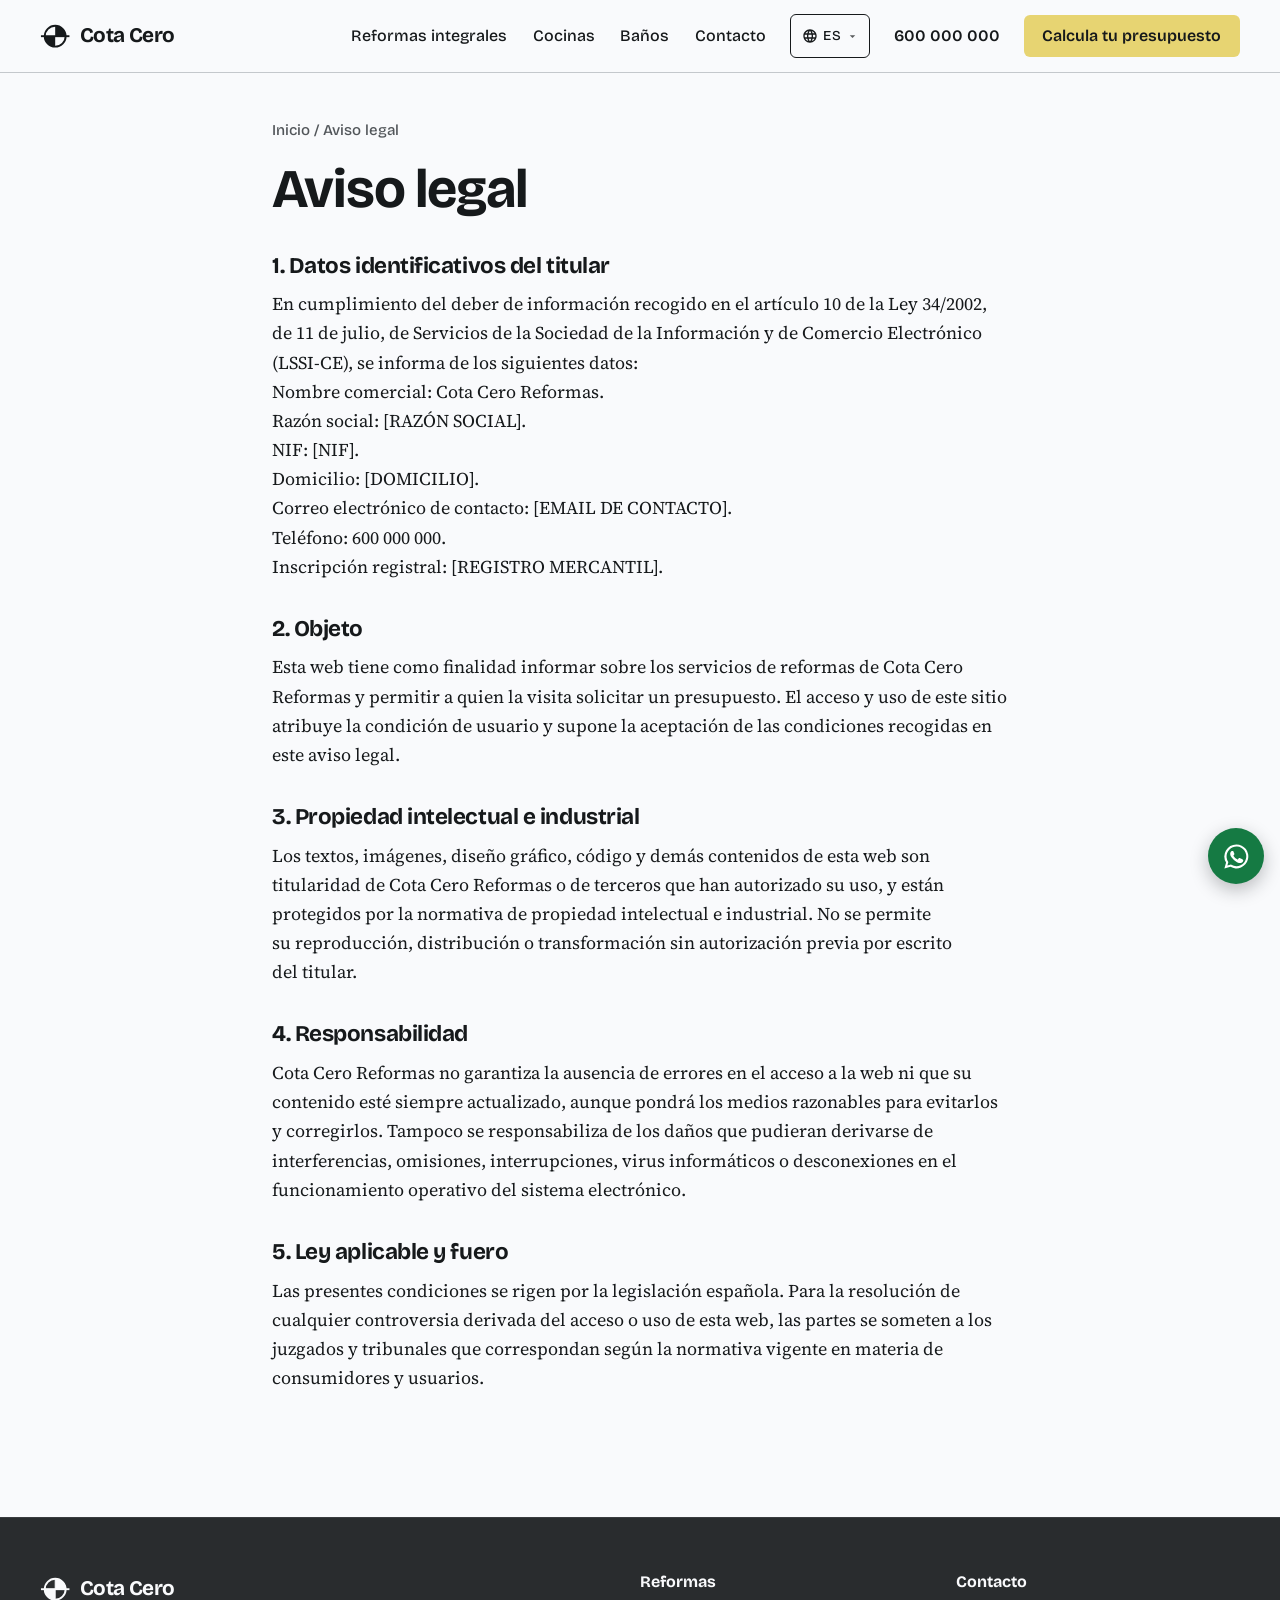
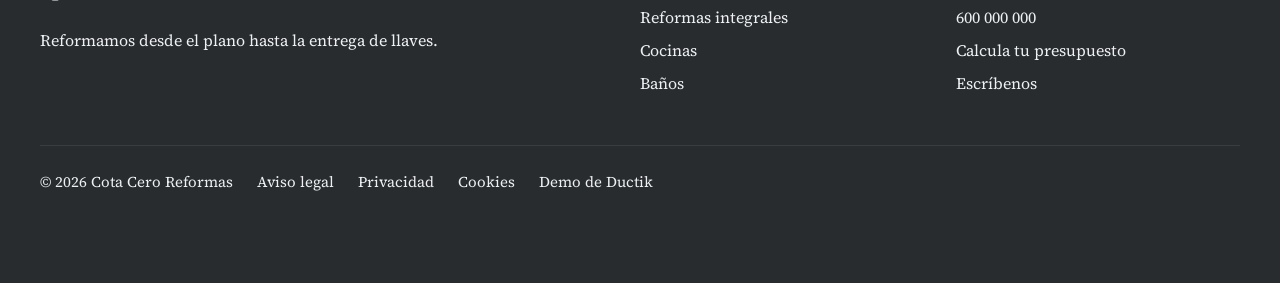
<file: aviso-legal.html>
<!DOCTYPE html>
<html lang="es">
<head>
  <meta charset="UTF-8">
  <meta name="viewport" content="width=device-width, initial-scale=1">
  <title>Aviso legal · Cota Cero Reformas</title>
  <meta name="description" content="Datos identificativos, objeto, propiedad intelectual y condiciones de uso de esta web.">
  <!-- Web de demostració: no s'indexa (PLA.md §Honestedat). -->
  <meta name="robots" content="noindex, nofollow">
  <meta name="theme-color" content="#F9FAFC">
  <link rel="icon" href="assets/favicon.svg" type="image/svg+xml">
  <link rel="stylesheet" href="css/fonts.css?v=20261021c">
  <link rel="stylesheet" href="css/styles.css?v=20261113a">
  <script src="js/i18n.js?v=20261021c"></script>
</head>
<body>
  <a class="salta" href="#contingut">Saltar al contenido</a>

  <header class="cap">
    <div class="wrap cap-in">
      <a class="marca" href="index.html" aria-label="Cota Cero Reformas, inicio">
        <svg viewBox="0 0 32 32" aria-hidden="true"><circle cx="16" cy="16" r="11" fill="none" stroke="currentColor" stroke-width="2"/><path d="M16 5a11 11 0 0 1 11 11H16z" fill="currentColor"/><path d="M16 16v11A11 11 0 0 1 5 16z" fill="currentColor"/><path d="M1 16h30" stroke="currentColor" stroke-width="2"/></svg>
        Cota Cero
      </a>
      <nav class="nav" id="nav" aria-label="Principal">
        <a href="reformas-integrales.html">Reformas integrales</a>
        <a href="cocinas.html">Cocinas</a>
        <a href="banos.html">Baños</a>
        <a href="contacto.html">Contacto</a>
        <a class="nav-tel" href="tel:+34600000000">Llamar al 600 000 000</a>
      </nav>
      <!-- Desplegable d'idioma (plantilla: recursos-comuns/tria-idioma.html).
           NOMÉS existeix si el JS ha arrencat: js/i18n.js posa `te-js` a
           l'<html> des del <head>. Un control mort val menys que cap control. -->
      <div class="tria-idioma" data-idioma-tria>
        <button class="tria-idioma-boto" type="button" data-idioma-boto
                aria-expanded="false" aria-haspopup="true"
                aria-label="Idioma de la página">
          <svg viewBox="0 0 24 24" aria-hidden="true" focusable="false"><path d="M12 2C6.48 2 2 6.48 2 12s4.48 10 10 10 10-4.48 10-10S17.52 2 12 2Zm6.93 6h-2.95a15.65 15.65 0 0 0-1.38-3.56A8.03 8.03 0 0 1 18.92 8ZM12 4.04c.83 1.2 1.48 2.53 1.91 3.96h-3.82c.43-1.43 1.08-2.76 1.91-3.96ZM4.26 14a7.85 7.85 0 0 1 0-4h3.38a16.6 16.6 0 0 0-.14 2c0 .68.06 1.34.14 2Zm.82 2h2.95c.32 1.25.78 2.45 1.38 3.56A7.99 7.99 0 0 1 5.08 16Zm2.95-8H5.08a7.99 7.99 0 0 1 4.33-3.56A15.65 15.65 0 0 0 8.03 8ZM12 19.96c-.83-1.2-1.48-2.53-1.91-3.96h3.82c-.43 1.43-1.08 2.76-1.91 3.96ZM14.34 14H9.66c-.09-.66-.16-1.32-.16-2 0-.68.07-1.35.16-2h4.68c.09.65.16 1.32.16 2 0 .68-.07 1.34-.16 2Zm.25 5.56c.6-1.11 1.06-2.31 1.38-3.56h2.95a8.03 8.03 0 0 1-4.33 3.56ZM16.36 14c.08-.66.14-1.32.14-2 0-.68-.06-1.34-.14-2h3.38a7.85 7.85 0 0 1 0 4Z"/></svg>
          <span data-idioma-actual data-sense-traduir>ES</span>
          <svg class="tria-idioma-punta" viewBox="0 0 24 24" aria-hidden="true" focusable="false"><path d="M12 15 6 9h12z"/></svg>
        </button>
        <!-- Cada idioma es diu com es diu ell mateix, no traduït: qui busca la
             seva llengua busca la paraula que coneix. Sempre CA · ES · EN. -->
        <ul class="tria-idioma-menu" data-idioma-menu data-sense-traduir hidden>
          <li><button type="button" data-idioma-opcio="ca" lang="ca">Català</button></li>
          <li><button type="button" data-idioma-opcio="es" lang="es">Castellano</button></li>
          <li><button type="button" data-idioma-opcio="en" lang="en">English</button></li>
        </ul>
      </div>
      <a class="cap-tel" href="tel:+34600000000">600 000 000</a>
      <a class="btn btn-principal" href="presupuesto.html">Calcula tu presupuesto</a>
      <button class="nav-obre" type="button" aria-expanded="false" aria-controls="nav"><span></span><span class="visually-hidden">Menú</span></button>
    </div>
  </header>

  <main id="contingut">
    <article class="wrap legal">
      <p class="molla"><a href="index.html">Inicio</a> / Aviso legal</p>
      <h1>Aviso legal</h1>

      <h2>1. Datos identificativos del titular</h2>
      <p>En cumplimiento del deber de información recogido en el artículo 10 de la Ley 34/2002, de 11 de julio, de Servicios de la Sociedad de la Información y de Comercio Electrónico (LSSI-CE), se informa de los siguientes datos:</p>
      <ul>
        <li>Nombre comercial: Cota Cero Reformas.</li>
        <li>Razón social: [RAZÓN SOCIAL].</li>
        <li>NIF: [NIF].</li>
        <li>Domicilio: [DOMICILIO].</li>
        <li>Correo electrónico de contacto: [EMAIL DE CONTACTO].</li>
        <li>Teléfono: 600 000 000.</li>
        <li>Inscripción registral: [REGISTRO MERCANTIL].</li>
      </ul>

      <h2>2. Objeto</h2>
      <p>Esta web tiene como finalidad informar sobre los servicios de reformas de Cota Cero Reformas y permitir a quien la visita solicitar un presupuesto. El acceso y uso de este sitio atribuye la condición de usuario y supone la aceptación de las condiciones recogidas en este aviso legal.</p>

      <h2>3. Propiedad intelectual e industrial</h2>
      <p>Los textos, imágenes, diseño gráfico, código y demás contenidos de esta web son titularidad de Cota Cero Reformas o de terceros que han autorizado su uso, y están protegidos por la normativa de propiedad intelectual e industrial. No se permite su reproducción, distribución o transformación sin autorización previa por escrito del titular.</p>

      <h2>4. Responsabilidad</h2>
      <p>Cota Cero Reformas no garantiza la ausencia de errores en el acceso a la web ni que su contenido esté siempre actualizado, aunque pondrá los medios razonables para evitarlos y corregirlos. Tampoco se responsabiliza de los daños que pudieran derivarse de interferencias, omisiones, interrupciones, virus informáticos o desconexiones en el funcionamiento operativo del sistema electrónico.</p>

      <h2>5. Ley aplicable y fuero</h2>
      <p>Las presentes condiciones se rigen por la legislación española. Para la resolución de cualquier controversia derivada del acceso o uso de esta web, las partes se someten a los juzgados y tribunales que correspondan según la normativa vigente en materia de consumidores y usuarios.</p>
    </article>
  </main>

  <footer class="peu">
    <div class="wrap">
      <div class="peu-in">
        <div>
          <a class="marca" href="index.html">
            <svg viewBox="0 0 32 32" aria-hidden="true"><circle cx="16" cy="16" r="11" fill="none" stroke="currentColor" stroke-width="2"/><path d="M16 5a11 11 0 0 1 11 11H16z" fill="currentColor"/><path d="M16 16v11A11 11 0 0 1 5 16z" fill="currentColor"/><path d="M1 16h30" stroke="currentColor" stroke-width="2"/></svg>
            Cota Cero
          </a>
          <p style="margin-top:1rem;max-width:26rem">Reformamos desde el plano hasta la entrega de llaves.</p>
        </div>
        <div>
          <h2>Reformas</h2>
          <ul>
            <li><a href="reformas-integrales.html">Reformas integrales</a></li>
            <li><a href="cocinas.html">Cocinas</a></li>
            <li><a href="banos.html">Baños</a></li>
          </ul>
        </div>
        <div>
          <h2>Contacto</h2>
          <ul>
            <li><a href="tel:+34600000000">600 000 000</a></li>
            <li><a href="presupuesto.html">Calcula tu presupuesto</a></li>
            <li><a href="contacto.html">Escríbenos</a></li>
          </ul>
        </div>
      </div>
      <div class="peu-baix">
        <span>© 2026 Cota Cero Reformas</span>
        <a href="aviso-legal.html">Aviso legal</a>
        <a href="politica-privacidad.html">Privacidad</a>
        <a href="politica-cookies.html">Cookies</a>
        <a class="peu-ductik" href="https://ductik.com/">Demo de Ductik</a>
      </div>
    </div>
  </footer>

  <a class="wa" href="https://wa.me/34600000000" aria-label="Escribir por WhatsApp">
    <svg viewBox="0 0 24 24" aria-hidden="true"><path fill="currentColor" d="M12 2a10 10 0 0 0-8.6 15.1L2 22l5-1.3A10 10 0 1 0 12 2Zm0 18.2a8.2 8.2 0 0 1-4.2-1.2l-.3-.2-3 .8.8-2.9-.2-.3A8.2 8.2 0 1 1 12 20.2Zm4.5-6.1c-.2-.1-1.5-.7-1.7-.8s-.4-.1-.6.1-.7.8-.8 1-.3.2-.5.1a6.7 6.7 0 0 1-3.3-2.9c-.3-.4.3-.4.7-1.3a.5.5 0 0 0 0-.5l-.8-1.9c-.2-.5-.4-.4-.6-.4h-.5a1 1 0 0 0-.7.3 3 3 0 0 0-.9 2.2 5.2 5.2 0 0 0 1.1 2.8 11.9 11.9 0 0 0 4.6 4c1.7.7 2.4.8 3.2.7a2.8 2.8 0 0 0 1.8-1.3 2.3 2.3 0 0 0 .2-1.3c-.1-.1-.3-.2-.5-.3Z"/></svg>
  </a>
<script src="js/traduccions.js?v=20261114a" defer></script>
<script src="js/main.js?v=20261021c" defer></script>
</body>
</html>
</file>
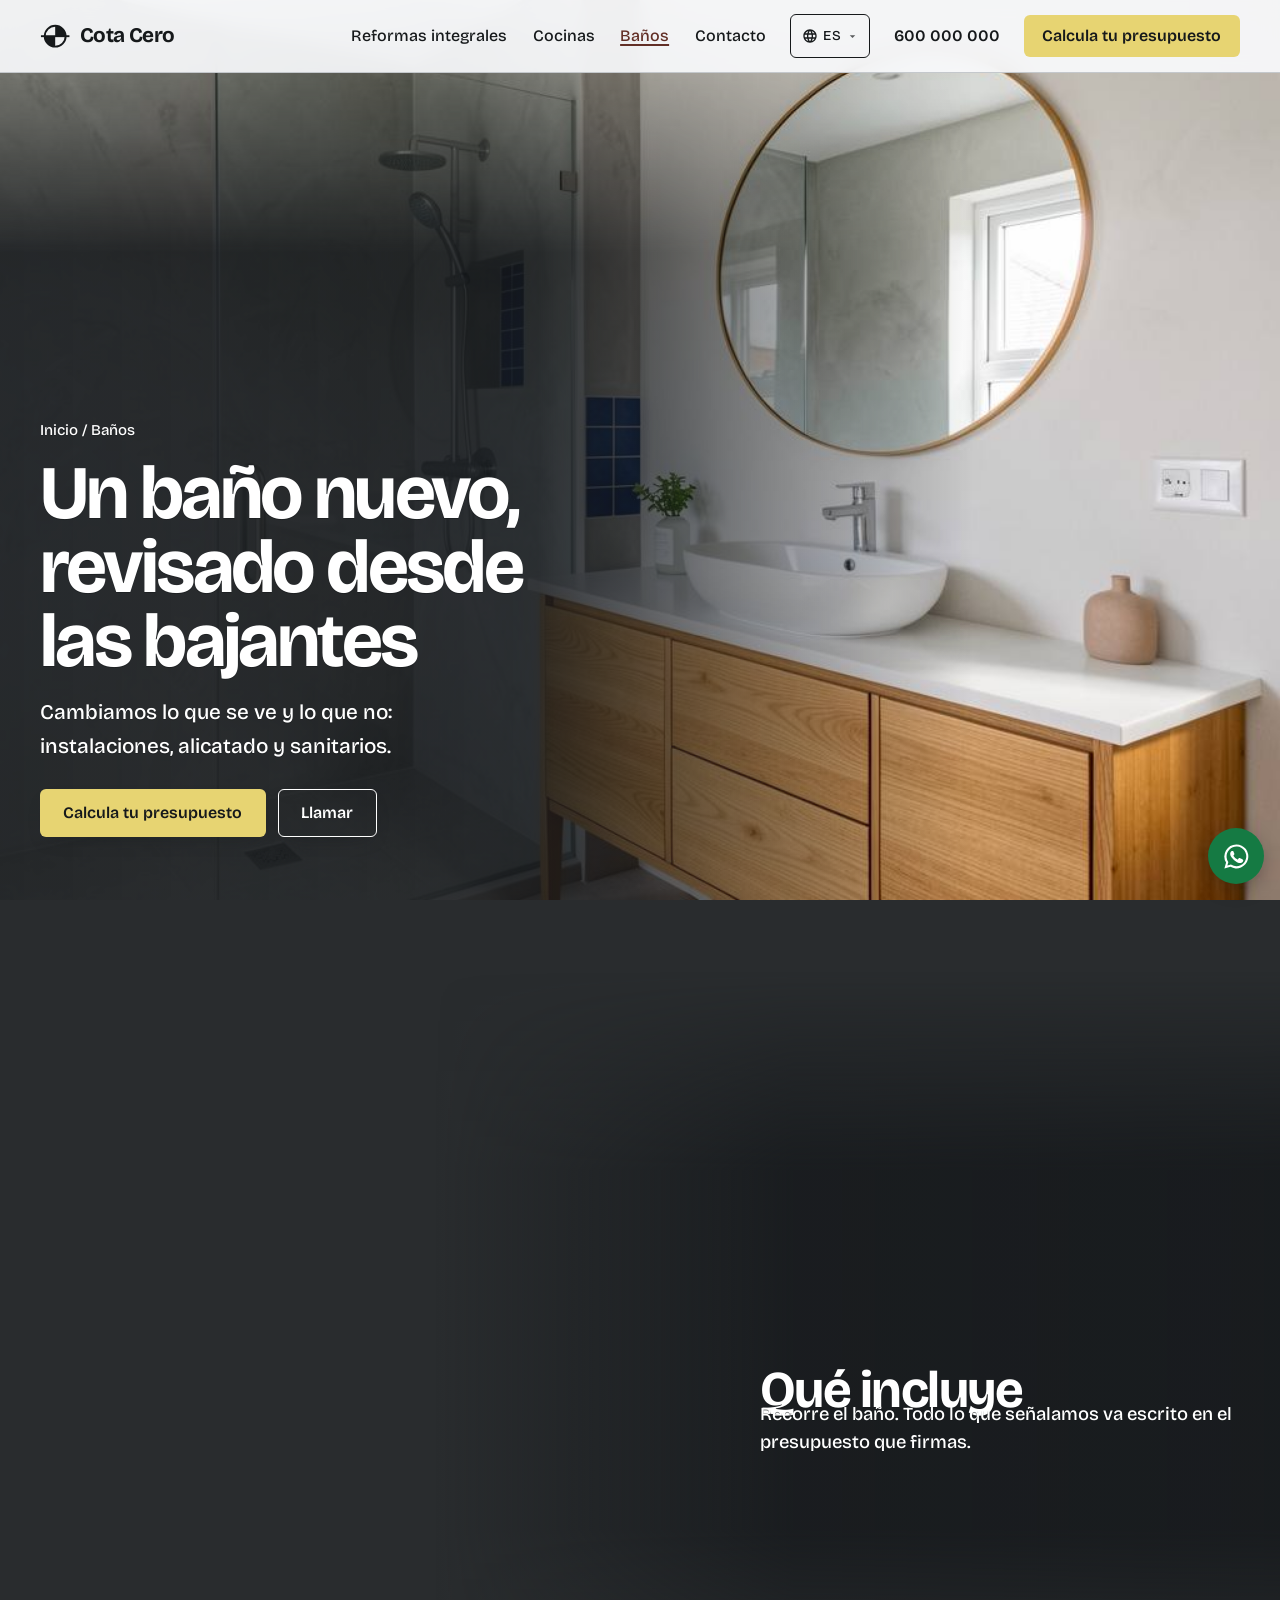
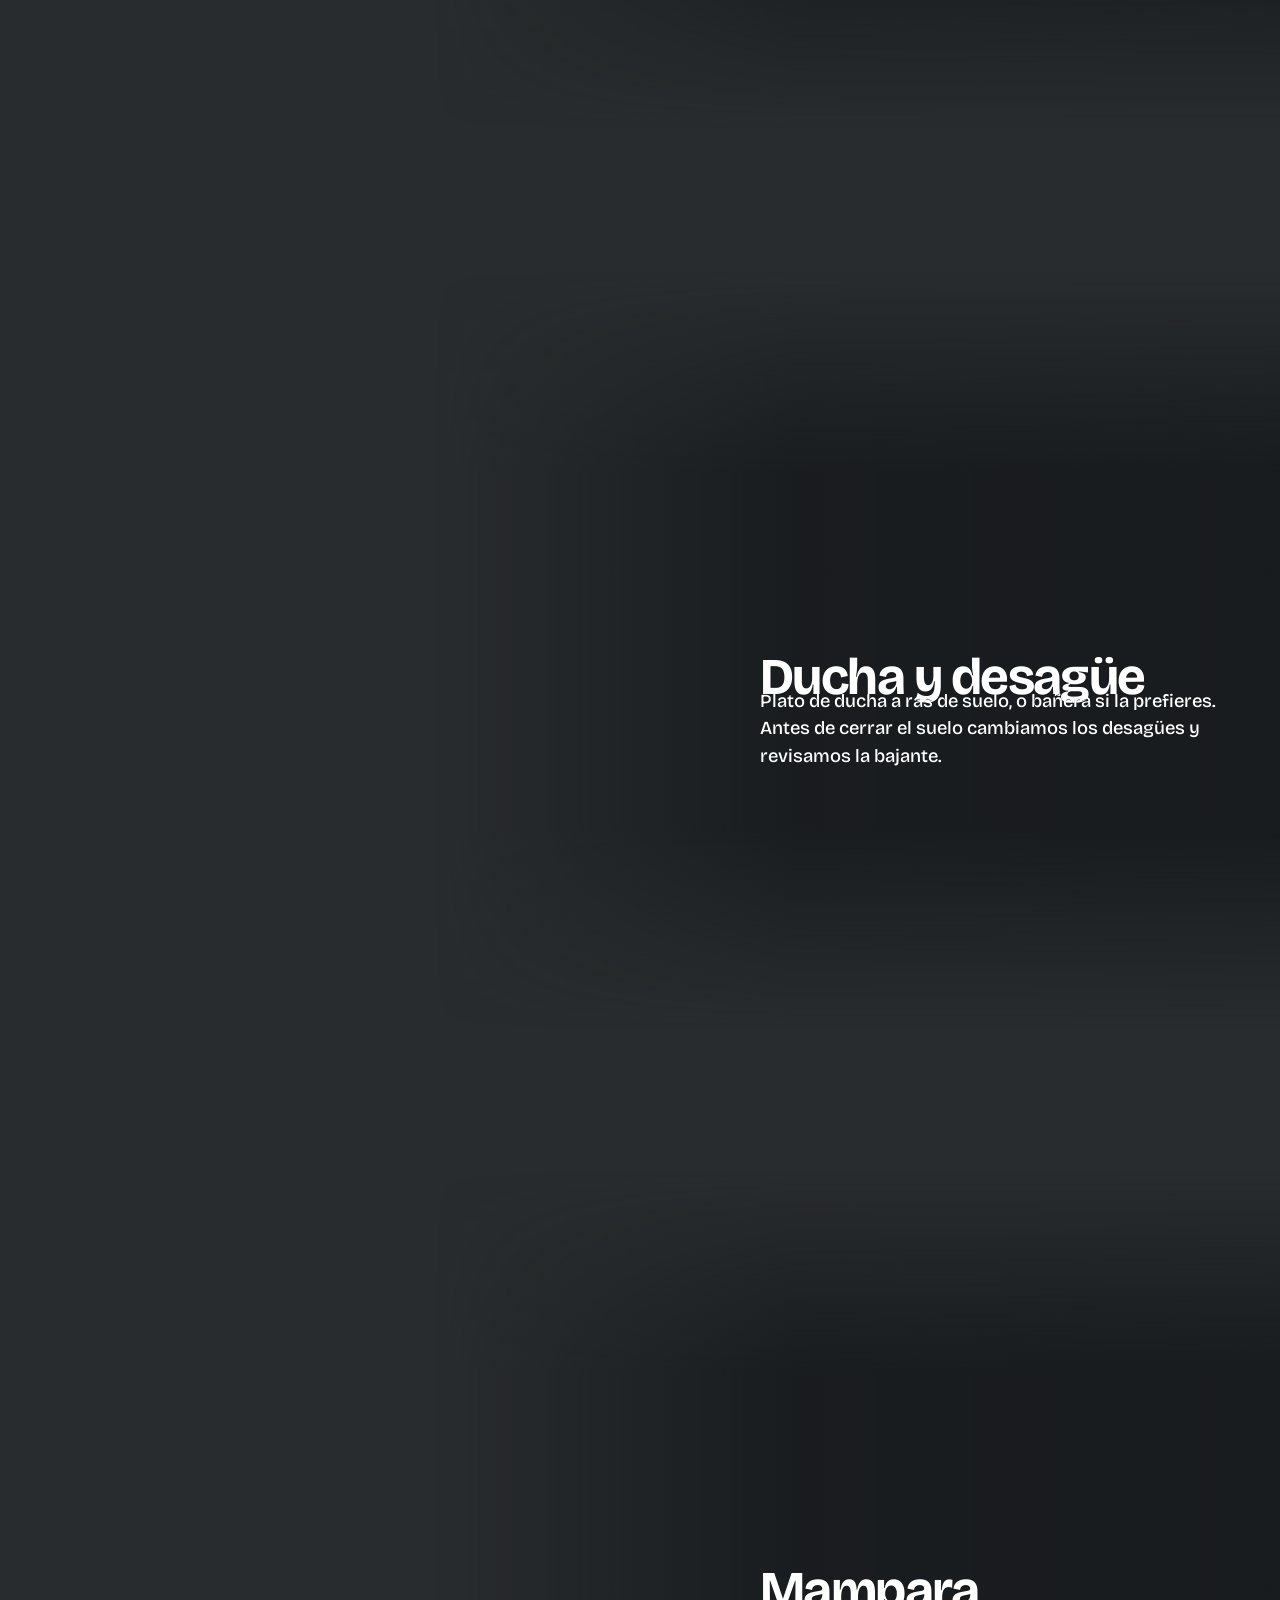
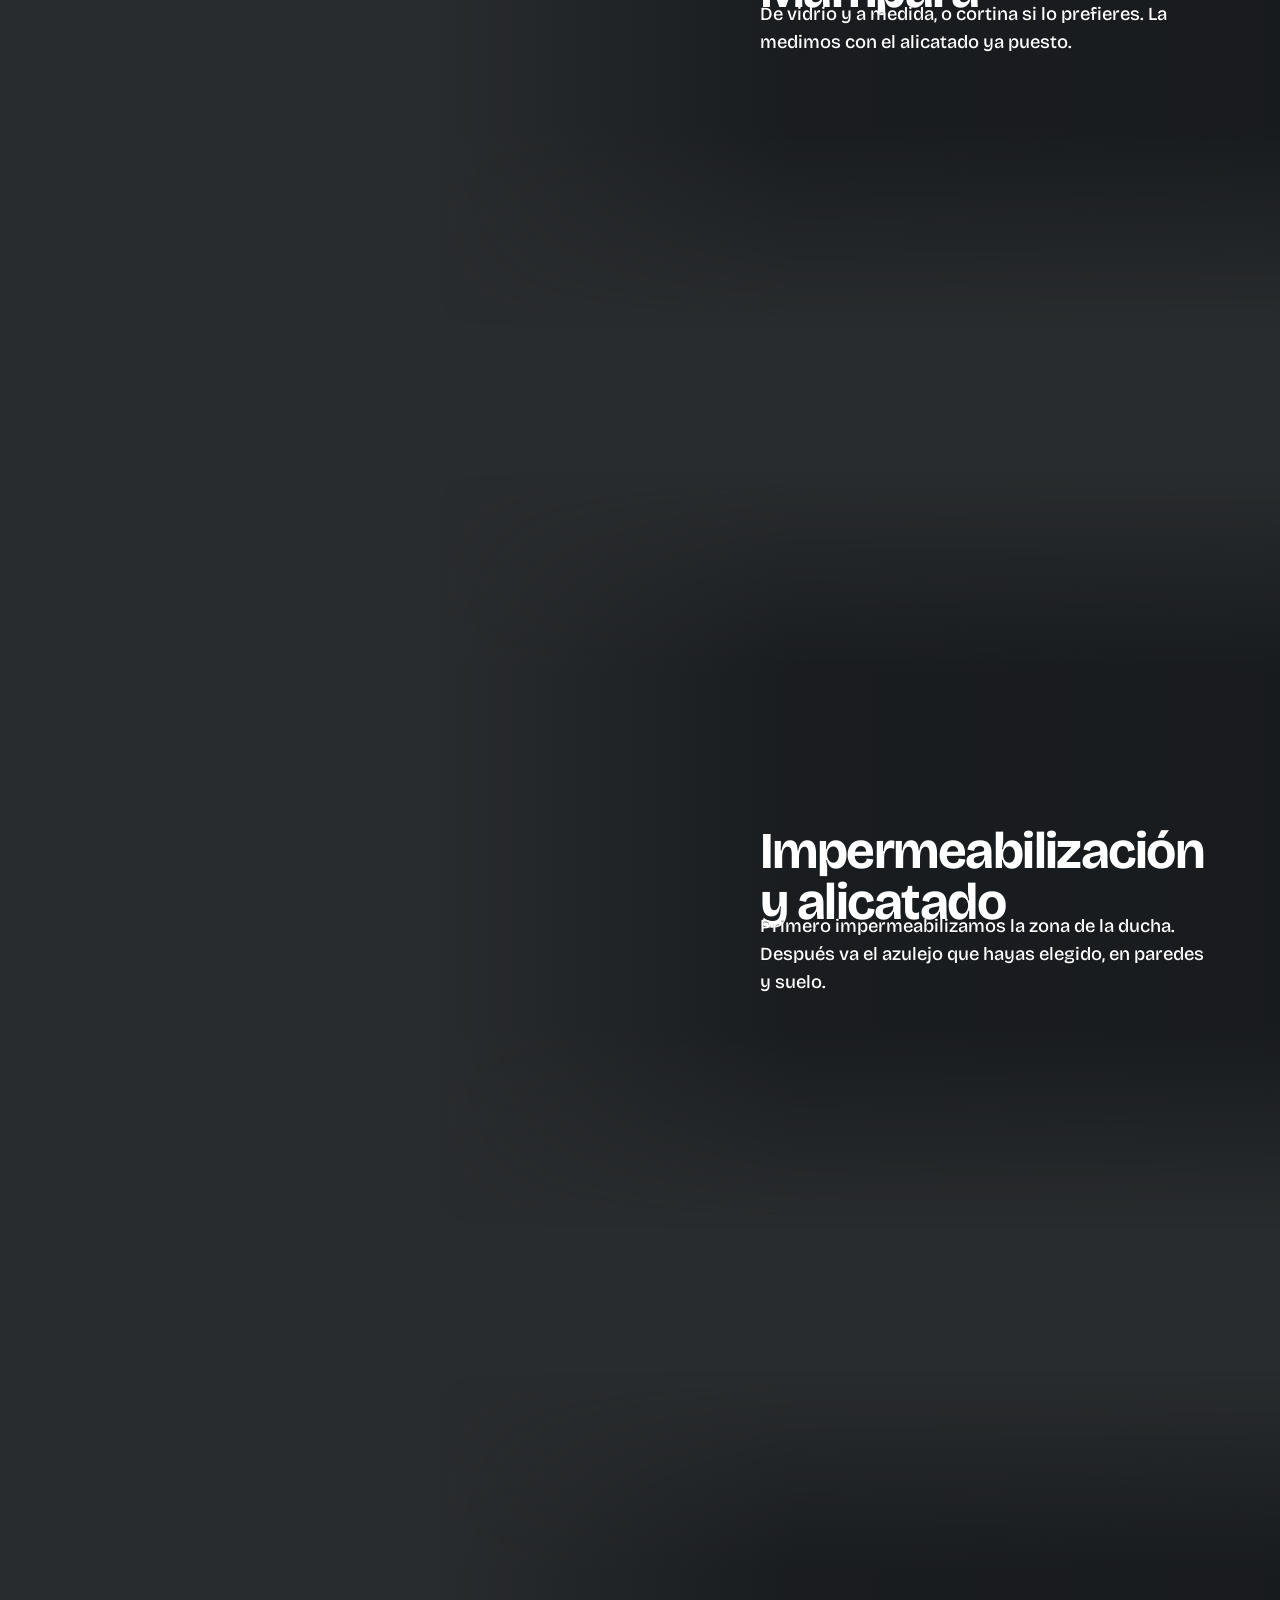
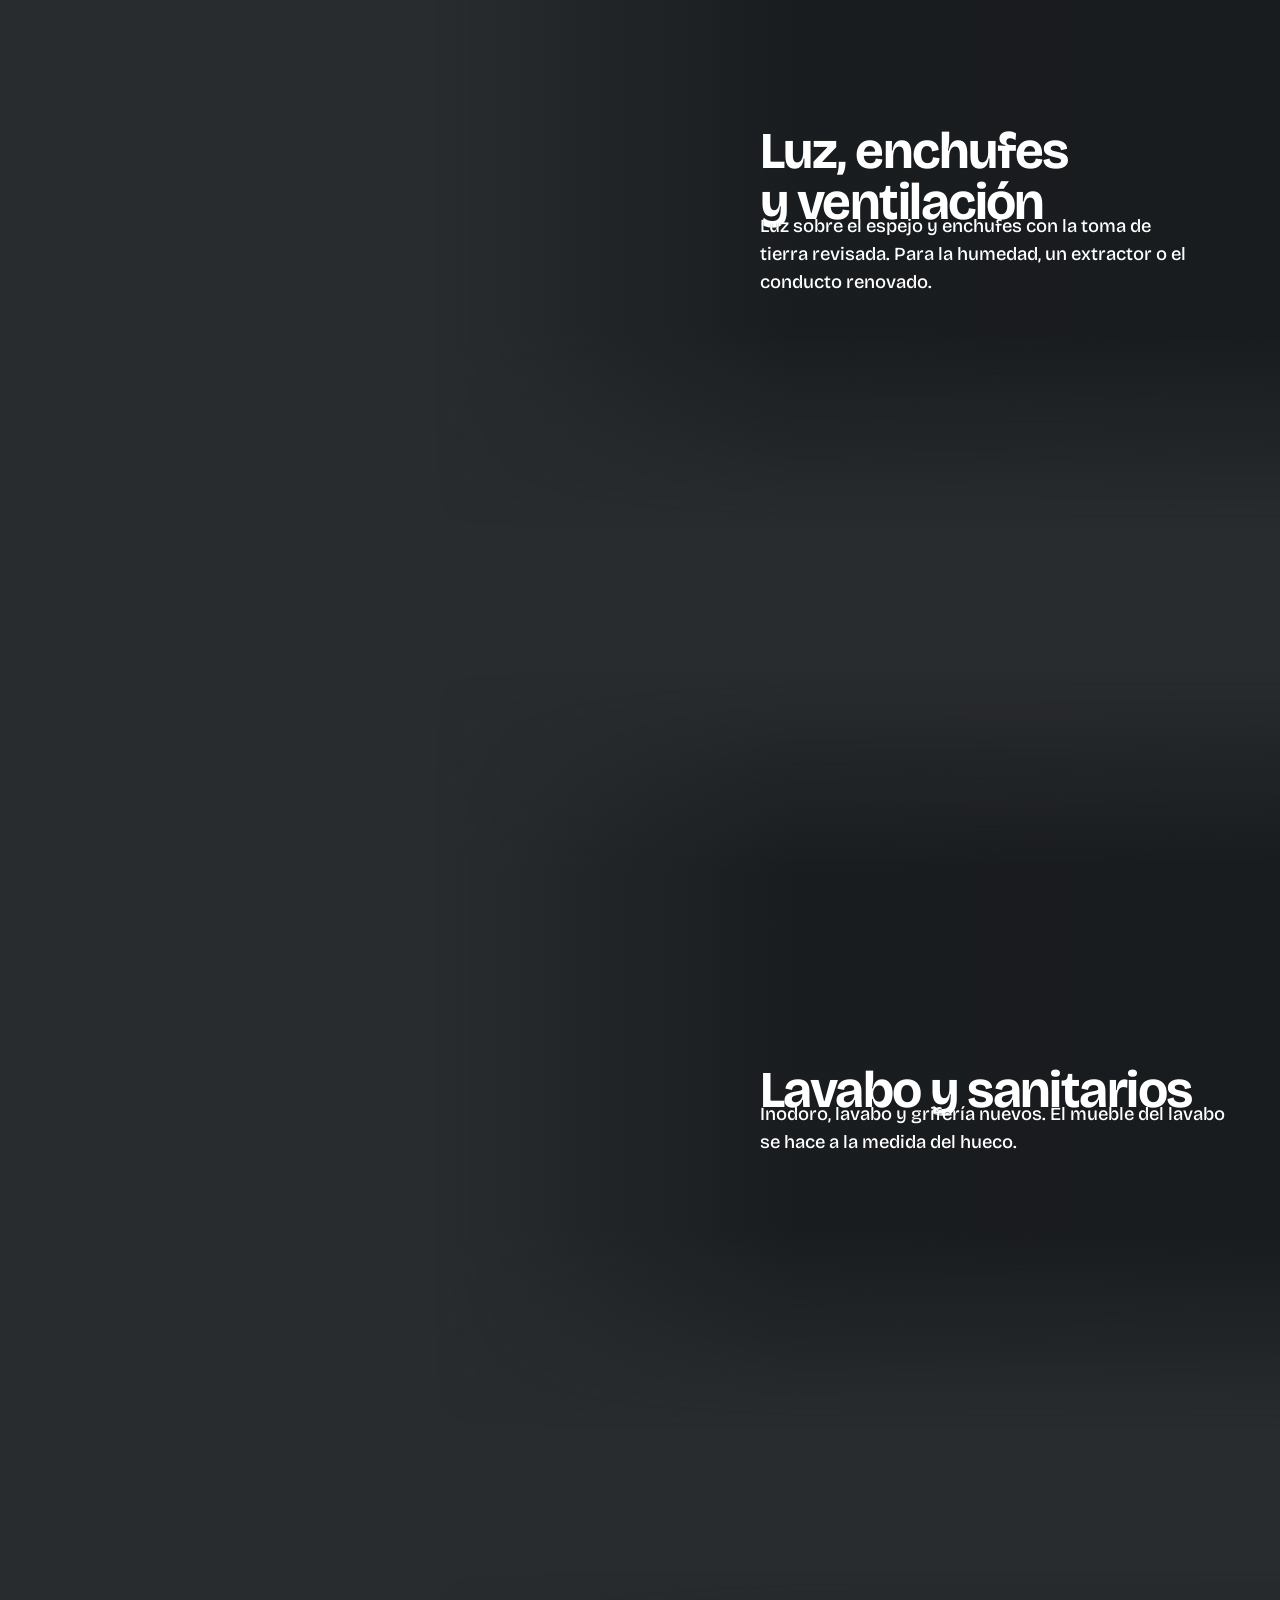
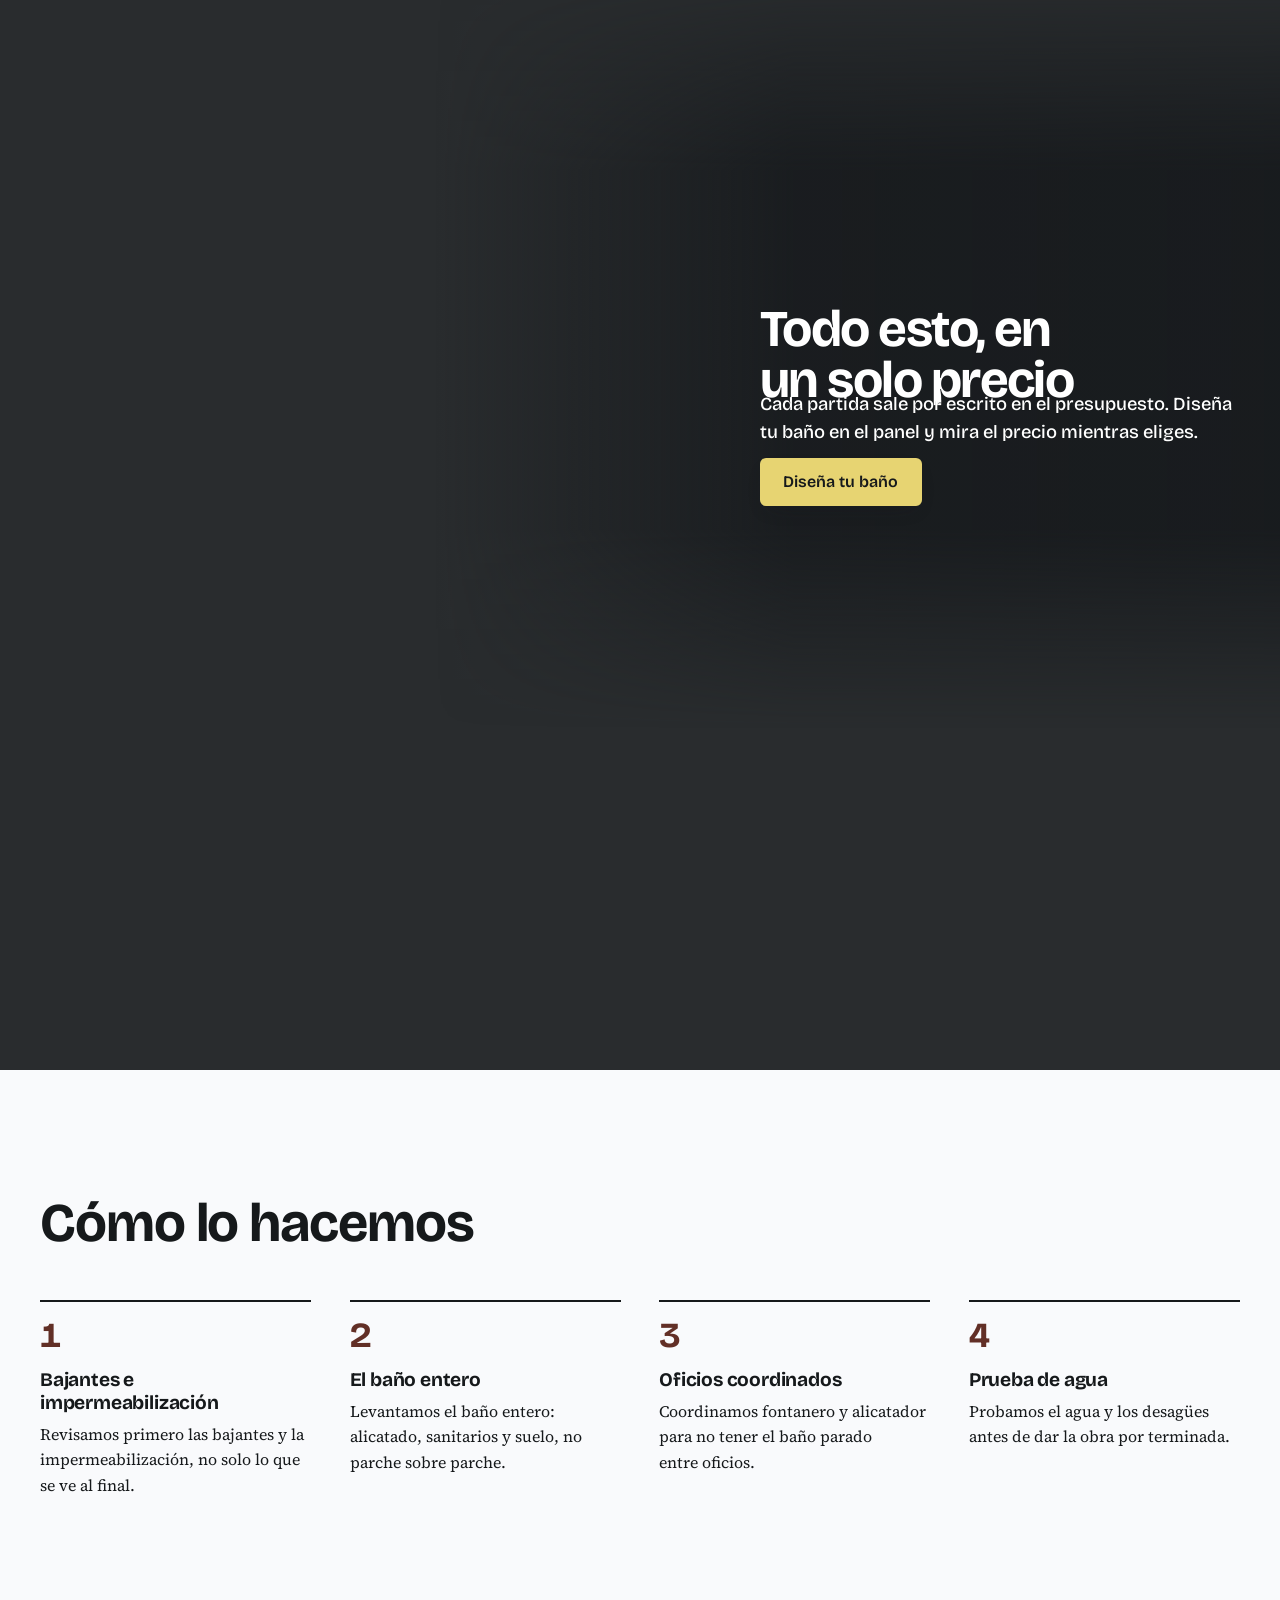
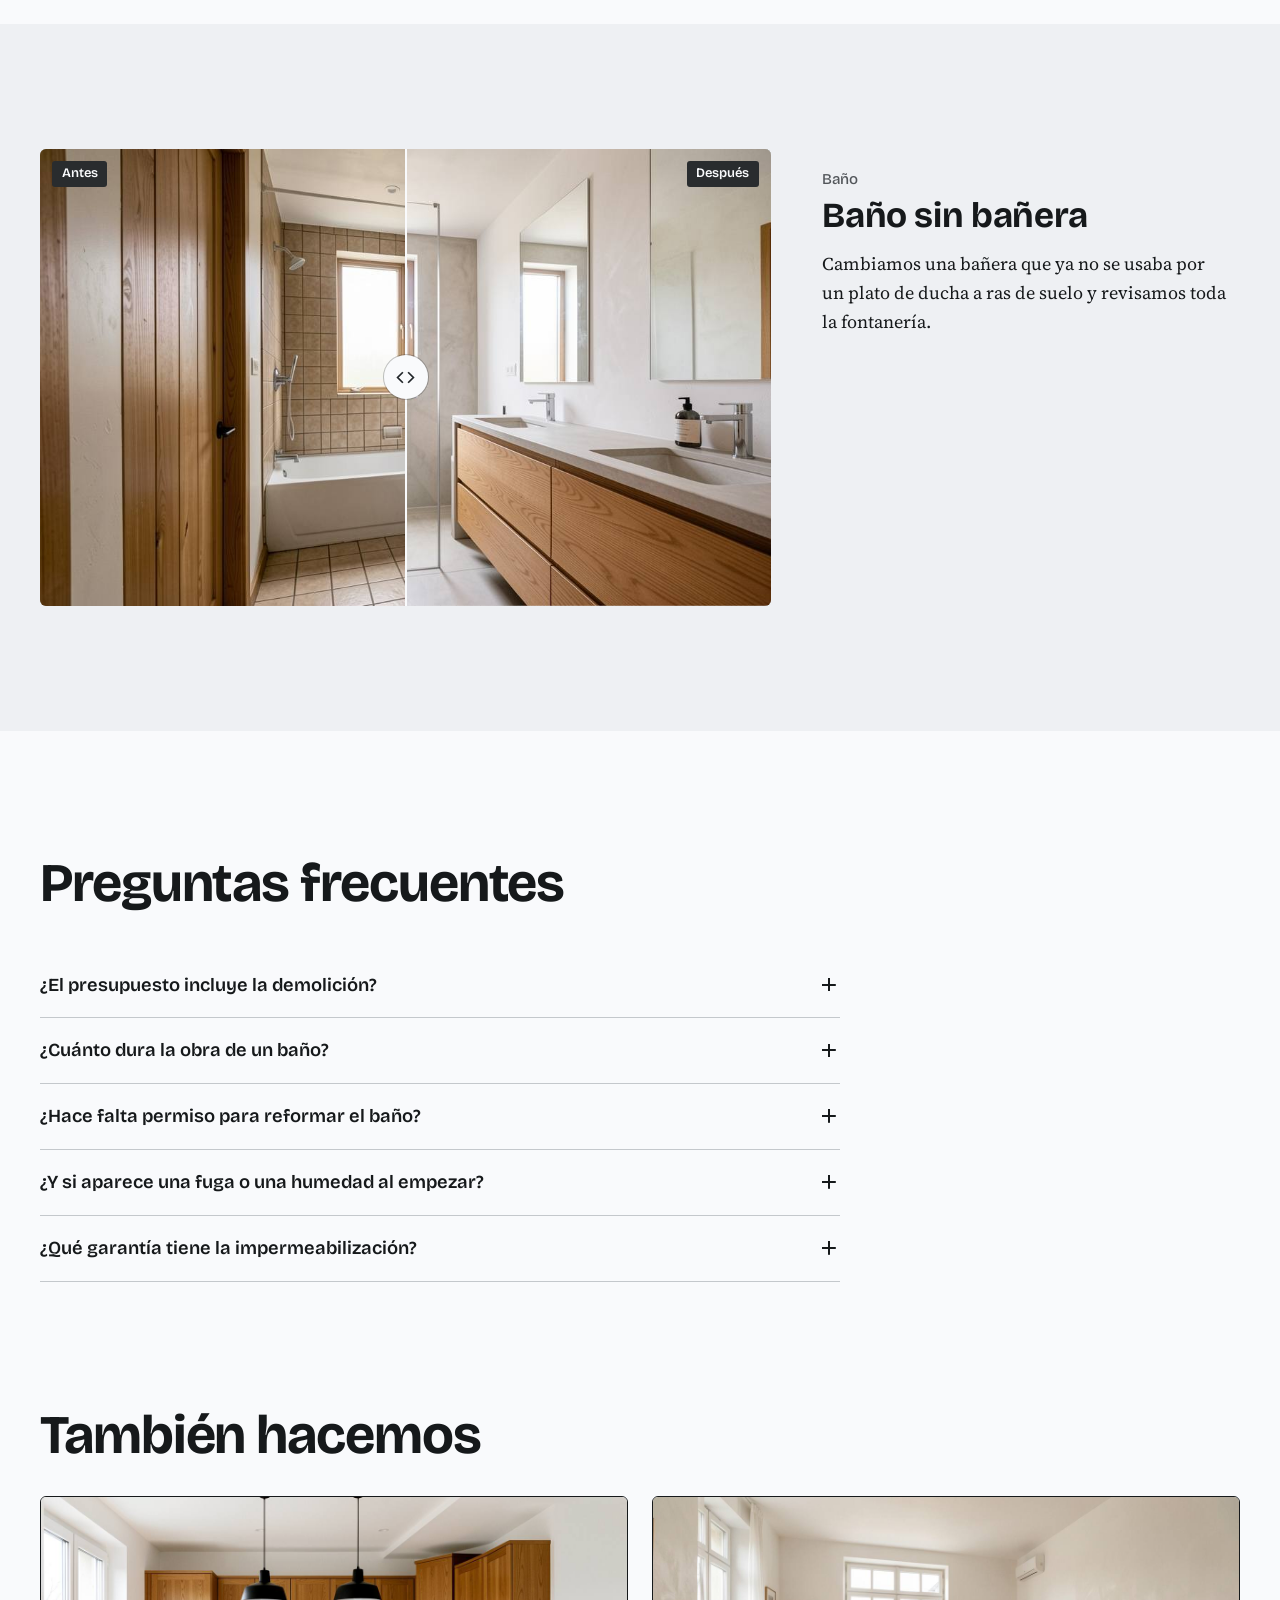
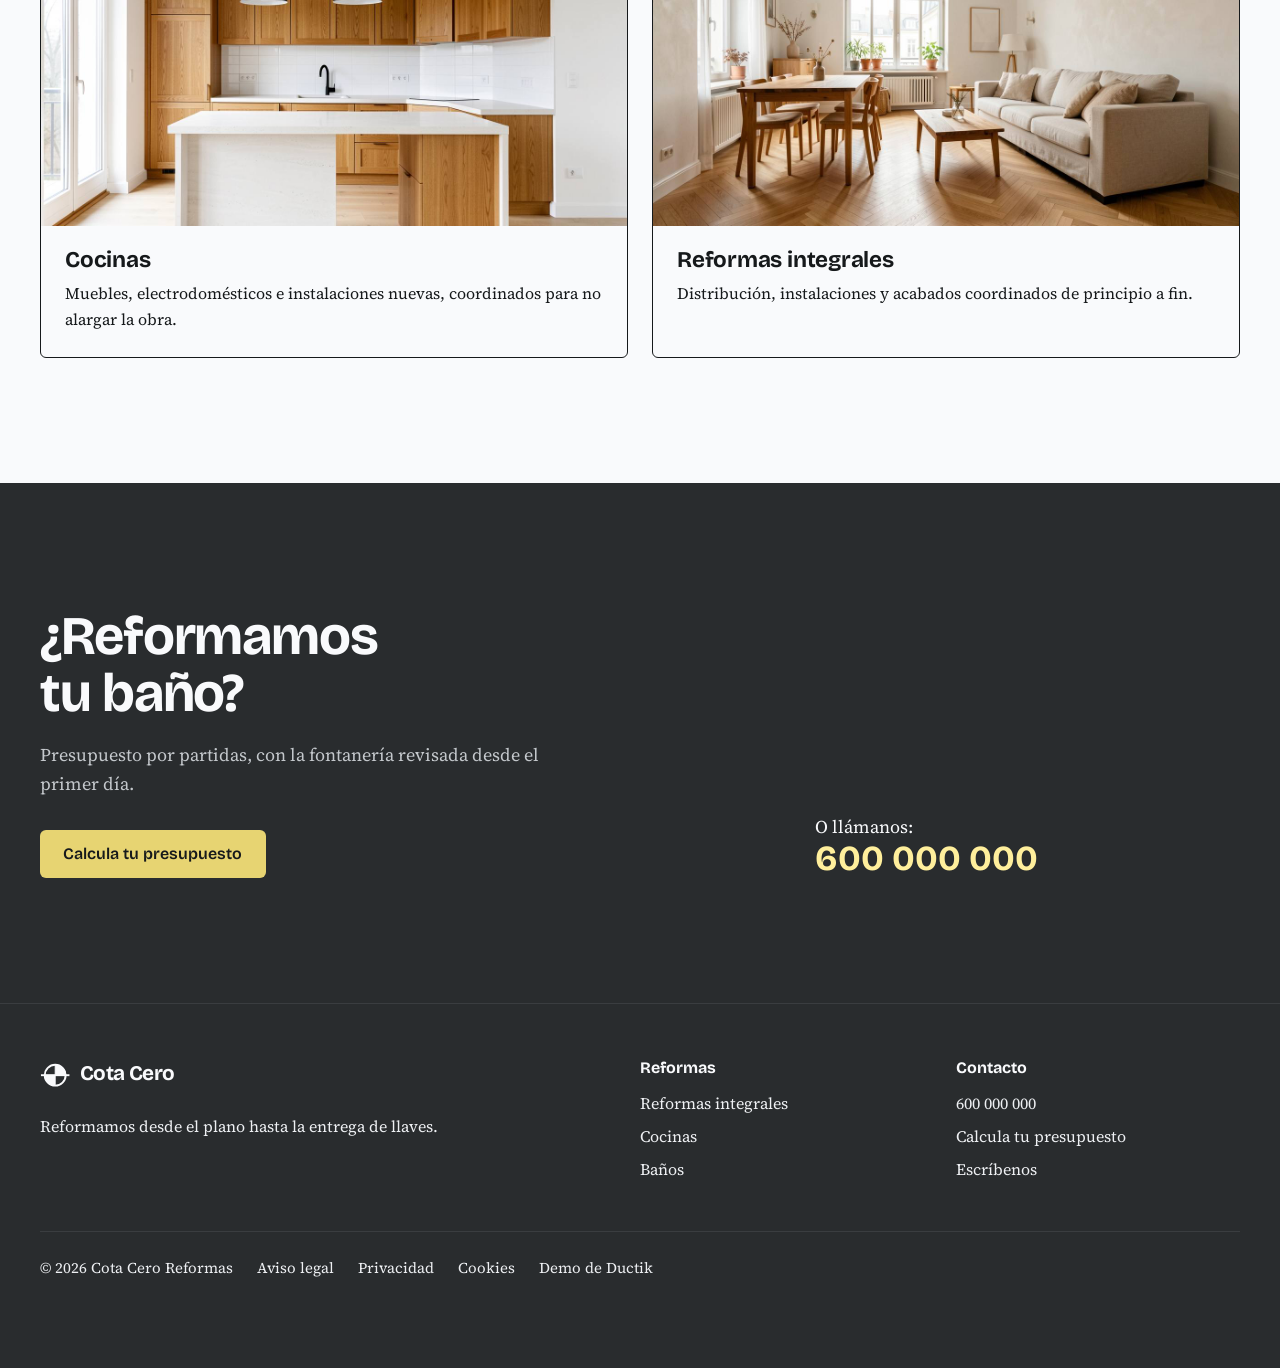
<file: banos.html>
<!DOCTYPE html>
<html lang="es">
<head>
  <meta charset="UTF-8">
  <meta name="viewport" content="width=device-width, initial-scale=1">
  <title>Baños · Cota Cero Reformas</title>
  <meta name="description" content="Reforma integral de baños: fontanería, alicatado, sanitarios y mampara, con presupuesto por partidas y fecha de entrega.">
  <meta property="og:type" content="website">
  <meta property="og:title" content="Baños · Cota Cero Reformas">
  <meta property="og:description" content="Reforma integral de baños: fontanería, alicatado, sanitarios y mampara, con presupuesto por partidas y fecha de entrega.">
  <meta property="og:image" content="https://cotacero.ductik.com/assets/img/srv-bano.jpg">
  <meta name="twitter:card" content="summary_large_image">
  <!-- Web de demostració: no s'indexa (PLA.md §Honestedat). -->
  <meta name="robots" content="noindex, nofollow">
  <meta name="theme-color" content="#F9FAFC">
  <link rel="icon" href="assets/favicon.svg" type="image/svg+xml">
  <link rel="preload" href="assets/fonts/BricolageGrotesque-0.woff2" as="font" type="font/woff2" crossorigin>
  <link rel="stylesheet" href="css/fonts.css?v=20261021c">
  <link rel="stylesheet" href="css/styles.css?v=20261113a">
  <link rel="stylesheet" href="css/servei.css?v=20261112a">
  <script src="assets/js/gsap.min.js" defer></script>
  <script src="assets/js/ScrollTrigger.min.js" defer></script>
  <script src="assets/js/lenis.min.js" defer></script>
  <script src="js/i18n.js?v=20261021c"></script>
  <!-- Recorregut: el mode amb moviment es decideix abans de pintar (si no, la pàgina salta).
       js/servei.js el treu si GSAP no arrenca. -->
  <script>if (!matchMedia('(prefers-reduced-motion: reduce)').matches) document.documentElement.classList.add('ruta-moviment');</script>
</head>
<body>
  <a class="salta" href="#contingut">Saltar al contenido</a>

  <!-- ═══ CAPÇALERA (model per a totes les pàgines) ═══ -->
  <header class="cap">
    <div class="wrap cap-in">
      <a class="marca" href="index.html" aria-label="Cota Cero Reformas, inicio">
        <svg viewBox="0 0 32 32" aria-hidden="true"><circle cx="16" cy="16" r="11" fill="none" stroke="currentColor" stroke-width="2"/><path d="M16 5a11 11 0 0 1 11 11H16z" fill="currentColor"/><path d="M16 16v11A11 11 0 0 1 5 16z" fill="currentColor"/><path d="M1 16h30" stroke="currentColor" stroke-width="2"/></svg>
        Cota Cero
      </a>
      <nav class="nav" id="nav" aria-label="Principal">
        <a href="reformas-integrales.html">Reformas integrales</a>
        <a href="cocinas.html">Cocinas</a>
        <a href="banos.html" aria-current="page">Baños</a>
        <a href="contacto.html">Contacto</a>
        <a class="nav-tel" href="tel:+34600000000">Llamar al 600 000 000</a>
      </nav>
      <!-- Desplegable d'idioma (plantilla: recursos-comuns/tria-idioma.html).
           NOMÉS existeix si el JS ha arrencat: js/i18n.js posa `te-js` a
           l'<html> des del <head>. Un control mort val menys que cap control. -->
      <div class="tria-idioma" data-idioma-tria>
        <button class="tria-idioma-boto" type="button" data-idioma-boto
                aria-expanded="false" aria-haspopup="true"
                aria-label="Idioma de la página">
          <svg viewBox="0 0 24 24" aria-hidden="true" focusable="false"><path d="M12 2C6.48 2 2 6.48 2 12s4.48 10 10 10 10-4.48 10-10S17.52 2 12 2Zm6.93 6h-2.95a15.65 15.65 0 0 0-1.38-3.56A8.03 8.03 0 0 1 18.92 8ZM12 4.04c.83 1.2 1.48 2.53 1.91 3.96h-3.82c.43-1.43 1.08-2.76 1.91-3.96ZM4.26 14a7.85 7.85 0 0 1 0-4h3.38a16.6 16.6 0 0 0-.14 2c0 .68.06 1.34.14 2Zm.82 2h2.95c.32 1.25.78 2.45 1.38 3.56A7.99 7.99 0 0 1 5.08 16Zm2.95-8H5.08a7.99 7.99 0 0 1 4.33-3.56A15.65 15.65 0 0 0 8.03 8ZM12 19.96c-.83-1.2-1.48-2.53-1.91-3.96h3.82c-.43 1.43-1.08 2.76-1.91 3.96ZM14.34 14H9.66c-.09-.66-.16-1.32-.16-2 0-.68.07-1.35.16-2h4.68c.09.65.16 1.32.16 2 0 .68-.07 1.34-.16 2Zm.25 5.56c.6-1.11 1.06-2.31 1.38-3.56h2.95a8.03 8.03 0 0 1-4.33 3.56ZM16.36 14c.08-.66.14-1.32.14-2 0-.68-.06-1.34-.14-2h3.38a7.85 7.85 0 0 1 0 4Z"/></svg>
          <span data-idioma-actual data-sense-traduir>ES</span>
          <svg class="tria-idioma-punta" viewBox="0 0 24 24" aria-hidden="true" focusable="false"><path d="M12 15 6 9h12z"/></svg>
        </button>
        <!-- Cada idioma es diu com es diu ell mateix, no traduït: qui busca la
             seva llengua busca la paraula que coneix. Sempre CA · ES · EN. -->
        <ul class="tria-idioma-menu" data-idioma-menu data-sense-traduir hidden>
          <li><button type="button" data-idioma-opcio="ca" lang="ca">Català</button></li>
          <li><button type="button" data-idioma-opcio="es" lang="es">Castellano</button></li>
          <li><button type="button" data-idioma-opcio="en" lang="en">English</button></li>
        </ul>
      </div>
      <a class="cap-tel" href="tel:+34600000000">600 000 000</a>
      <a class="btn btn-principal" href="presupuesto.html">Calcula tu presupuesto</a>
      <button class="nav-obre" type="button" aria-expanded="false" aria-controls="nav"><span></span><span class="visually-hidden">Menú</span></button>
    </div>
  </header>

  <main id="contingut">

    <!-- ═══ RECORREGUT (PLA-ESCENES.md): la foto del servei queda fixa i la càmera s'hi passeja;
         a cada parada, una cota assenyala l'element (js/servei.js). Sense JS o amb moviment
         reduït: hero amb vel i les parades en graella. ═══ -->
    <section class="ruta" aria-labelledby="hero-titol">
      <div class="ruta-escenari">
        <div class="ruta-camera">
          <img class="ruta-foto" src="assets/img/srv-bano.jpg" alt="Baño reformado con ducha de obra, mampara de vidrio, lavabo sobre un mueble de roble y espejo redondo." width="1280" height="720" fetchpriority="high">
        </div>
        <div class="ruta-cotes" aria-hidden="true">
          <svg focusable="false"><path class="cota-linia"/><circle class="cota-punt" r="0"/></svg>
          <span class="cota-nom">Ducha y desagüe</span>
          <span class="cota-nom">Mampara</span>
          <span class="cota-nom">Impermeabilización y alicatado</span>
          <span class="cota-nom">Luz, enchufes y ventilación</span>
          <span class="cota-nom">Lavabo y sanitarios</span>
        </div>
        <div class="ruta-hero">
          <p class="molla"><a href="index.html">Inicio</a> / Baños</p>
          <h1 id="hero-titol">Un baño nuevo, revisado desde las bajantes</h1>
          <p class="hero-sub">Cambiamos lo que se ve y lo que no: instalaciones, alicatado y sanitarios.</p>
          <div class="botons">
            <a class="btn btn-principal" href="presupuesto.html?tipo=bano">Calcula tu presupuesto</a>
            <a class="btn btn-linia" href="tel:+34600000000">Llamar</a>
          </div>
        </div>
      </div>
      <div class="ruta-espai" aria-hidden="true"></div>
      <div class="ruta-parades">
        <div class="ruta-obertura">
          <h2>Qué incluye</h2>
          <p>Recorre el baño. Todo lo que señalamos va escrito en el presupuesto que firmas.</p>
        </div>
        <article class="parada" data-x="0.37" data-y="0.935" data-s="1.35">
          <h3>Ducha y desagüe</h3>
          <p>Plato de ducha a ras de suelo, o bañera si la prefieres. Antes de cerrar el suelo cambiamos los desagües y revisamos la bajante.</p>
        </article>
        <article class="parada" data-x="0.355" data-y="0.62" data-s="1.3">
          <h3>Mampara</h3>
          <p>De vidrio y a medida, o cortina si lo prefieres. La medimos con el alicatado ya puesto.</p>
        </article>
        <article class="parada" data-x="0.5" data-y="0.3" data-s="1.3">
          <h3>Impermeabilización y alicatado</h3>
          <p>Primero impermeabilizamos la zona de la ducha. Después va el azulejo que hayas elegido, en paredes y suelo.</p>
        </article>
        <article class="parada" data-x="0.715" data-y="0.11" data-s="1.3">
          <h3>Luz, enchufes y ventilación</h3>
          <p>Luz sobre el espejo y enchufes con la toma de tierra revisada. Para la humedad, un extractor o el conducto renovado.</p>
        </article>
        <article class="parada" data-x="0.7" data-y="0.66" data-s="1.3">
          <h3>Lavabo y sanitarios</h3>
          <p>Inodoro, lavabo y grifería nuevos. El mueble del lavabo se hace a la medida del hueco.</p>
        </article>
        <div class="ruta-final">
          <h2>Todo esto, en un solo precio</h2>
          <p>Cada partida sale por escrito en el presupuesto. Diseña tu baño en el panel y mira el precio mientras eliges.</p>
          <div class="botons"><a class="btn btn-principal" href="presupuesto.html?tipo=bano">Diseña tu baño</a></div>
        </div>
      </div>
    </section>

    <!-- ═══ CÓMO LO HACEMOS ═══ -->
    <section class="seccio servei-passos">
      <div class="wrap">
        <h2 class="aparicio">Cómo lo hacemos</h2>
        <ol class="passos-fila">
          <li><h3>Bajantes e impermeabilización</h3><p>Revisamos primero las bajantes y la impermeabilización, no solo lo que se ve al final.</p></li>
          <li><h3>El baño entero</h3><p>Levantamos el baño entero: alicatado, sanitarios y suelo, no parche sobre parche.</p></li>
          <li><h3>Oficios coordinados</h3><p>Coordinamos fontanero y alicatador para no tener el baño parado entre oficios.</p></li>
          <li><h3>Prueba de agua</h3><p>Probamos el agua y los desagües antes de dar la obra por terminada.</p></li>
        </ol>
      </div>
    </section>

    <!-- ═══ PROYECTO ═══ -->
    <section class="seccio proceso">
      <div class="wrap">
        <article class="projecte">
          <div class="comparador">
            <div class="ph ph-ratllat"><img src="assets/img/ab-bano-antes.jpg" alt="Baño antes de la reforma, con bañera y alicatado antiguo." width="1024" height="640" loading="lazy"></div>
            <div class="ph comparador-despres"><img src="assets/img/ab-bano-despues.jpg" alt="El mismo baño con ducha a ras de suelo y azulejo nuevo." width="1024" height="640" loading="lazy"></div>
            <span class="etq etq-abans">Antes</span><span class="etq etq-despres">Después</span>
            <input class="comparador-rang" type="range" min="0" max="100" value="50" aria-label="Comparar antes y después del baño sin bañera">
            <div class="comparador-nansa" aria-hidden="true"></div>
          </div>
          <div>
            <p class="projecte-tipus">Baño</p>
            <h3>Baño sin bañera</h3>
            <p>Cambiamos una bañera que ya no se usaba por un plato de ducha a ras de suelo y revisamos toda la fontanería.</p>
          </div>
        </article>
      </div>
    </section>

    <!-- ═══ TESTIMONIO + FAQ ═══ -->
    <section class="seccio">
      <div class="wrap">

        <h2 class="aparicio">Preguntas frecuentes</h2>
        <div class="faq">
          <details>
            <summary>¿El presupuesto incluye la demolición?</summary>
            <div><p>Sí. Retirar el baño antiguo y sacar el escombro está incluido en el presupuesto, no aparece después como extra.</p></div>
          </details>
          <details>
            <summary>¿Cuánto dura la obra de un baño?</summary>
            <div><p>Entre 2 y 4 semanas, según si tocamos solo acabados o también la instalación. Es un plazo orientativo, lo cerramos en el presupuesto.</p></div>
          </details>
          <details>
            <summary>¿Hace falta permiso para reformar el baño?</summary>
            <div><p>Si solo cambias acabados y sanitarios, normalmente no. Si mueves la distribución o las bajantes, lo comprobamos y gestionamos lo necesario.</p></div>
          </details>
          <details>
            <summary>¿Y si aparece una fuga o una humedad al empezar?</summary>
            <div><p>Te lo enseñamos antes de tocar nada y te decimos qué cuesta arreglarlo. No se hace nada que no hayas aprobado.</p></div>
          </details>
          <details>
            <summary>¿Qué garantía tiene la impermeabilización?</summary>
            <div><p>La misma que el resto de la obra: por escrito, en el contrato.</p></div>
          </details>
        </div>
      </div>
    </section>

    <!-- ═══ TAMBIÉN HACEMOS ═══ -->
    <section class="seccio seccio-seguida">
      <div class="wrap">
        <h2 class="aparicio">También hacemos</h2>
        <div class="tambe">
          <a href="cocinas.html">
            <img src="assets/img/srv-cocina.jpg" alt="" width="1280" height="720" loading="lazy">
            <div class="tambe-text">
              <h3>Cocinas</h3>
              <p>Muebles, electrodomésticos e instalaciones nuevas, coordinados para no alargar la obra.</p>
            </div>
          </a>
          <a href="reformas-integrales.html">
            <img src="assets/img/srv-integral.jpg" alt="" width="1280" height="720" loading="lazy">
            <div class="tambe-text">
              <h3>Reformas integrales</h3>
              <p>Distribución, instalaciones y acabados coordinados de principio a fin.</p>
            </div>
          </a>
        </div>
      </div>
    </section>

    <!-- ═══ CTA FINAL ═══ -->
    <section class="cta-final fosc-calid seccio" aria-labelledby="cta-titol">
      <div class="wrap cta-final-in">
        <div>
          <h2 id="cta-titol">¿Reformamos tu baño?</h2>
          <p class="intro">Presupuesto por partidas, con la fontanería revisada desde el primer día.</p>
          <div class="botons"><a class="btn btn-principal" href="presupuesto.html?tipo=bano">Calcula tu presupuesto</a></div>
        </div>
        <p>O llámanos:<br><a class="cta-tel" href="tel:+34600000000">600 000 000</a></p>
      </div>
    </section>
  </main>

  <!-- ═══ PEU (model per a totes les pàgines) ═══ -->
  <footer class="peu">
    <div class="wrap">
      <div class="peu-in">
        <div>
          <a class="marca" href="index.html">
            <svg viewBox="0 0 32 32" aria-hidden="true"><circle cx="16" cy="16" r="11" fill="none" stroke="currentColor" stroke-width="2"/><path d="M16 5a11 11 0 0 1 11 11H16z" fill="currentColor"/><path d="M16 16v11A11 11 0 0 1 5 16z" fill="currentColor"/><path d="M1 16h30" stroke="currentColor" stroke-width="2"/></svg>
            Cota Cero
          </a>
          <p style="margin-top:1rem;max-width:26rem">Reformamos desde el plano hasta la entrega de llaves.</p>
        </div>
        <div>
          <h2>Reformas</h2>
          <ul>
            <li><a href="reformas-integrales.html">Reformas integrales</a></li>
            <li><a href="cocinas.html">Cocinas</a></li>
            <li><a href="banos.html">Baños</a></li>
          </ul>
        </div>
        <div>
          <h2>Contacto</h2>
          <ul>
            <li><a href="tel:+34600000000">600 000 000</a></li>
            <li><a href="presupuesto.html?tipo=bano">Calcula tu presupuesto</a></li>
            <li><a href="contacto.html">Escríbenos</a></li>
          </ul>
        </div>
      </div>
      <div class="peu-baix">
        <span>© 2026 Cota Cero Reformas</span>
        <a href="aviso-legal.html">Aviso legal</a>
        <a href="politica-privacidad.html">Privacidad</a>
        <a href="politica-cookies.html">Cookies</a>
        <a class="peu-ductik" href="https://ductik.com/">Demo de Ductik</a>
      </div>
    </div>
  </footer>

  <a class="wa" href="https://wa.me/34600000000" aria-label="Escribir por WhatsApp">
    <svg viewBox="0 0 24 24" aria-hidden="true"><path fill="currentColor" d="M12 2a10 10 0 0 0-8.6 15.1L2 22l5-1.3A10 10 0 1 0 12 2Zm0 18.2a8.2 8.2 0 0 1-4.2-1.2l-.3-.2-3 .8.8-2.9-.2-.3A8.2 8.2 0 1 1 12 20.2Zm4.5-6.1c-.2-.1-1.5-.7-1.7-.8s-.4-.1-.6.1-.7.8-.8 1-.3.2-.5.1a6.7 6.7 0 0 1-3.3-2.9c-.3-.4.3-.4.7-1.3a.5.5 0 0 0 0-.5l-.8-1.9c-.2-.5-.4-.4-.6-.4h-.5a1 1 0 0 0-.7.3 3 3 0 0 0-.9 2.2 5.2 5.2 0 0 0 1.1 2.8 11.9 11.9 0 0 0 4.6 4c1.7.7 2.4.8 3.2.7a2.8 2.8 0 0 0 1.8-1.3 2.3 2.3 0 0 0 .2-1.3c-.1-.1-.3-.2-.5-.3Z"/></svg>
  </a>
<script src="js/traduccions.js?v=20261114a" defer></script>
<script src="js/main.js?v=20261021c" defer></script>
<script src="js/servei.js?v=20261021c" defer></script>
</body>
</html>
</file>
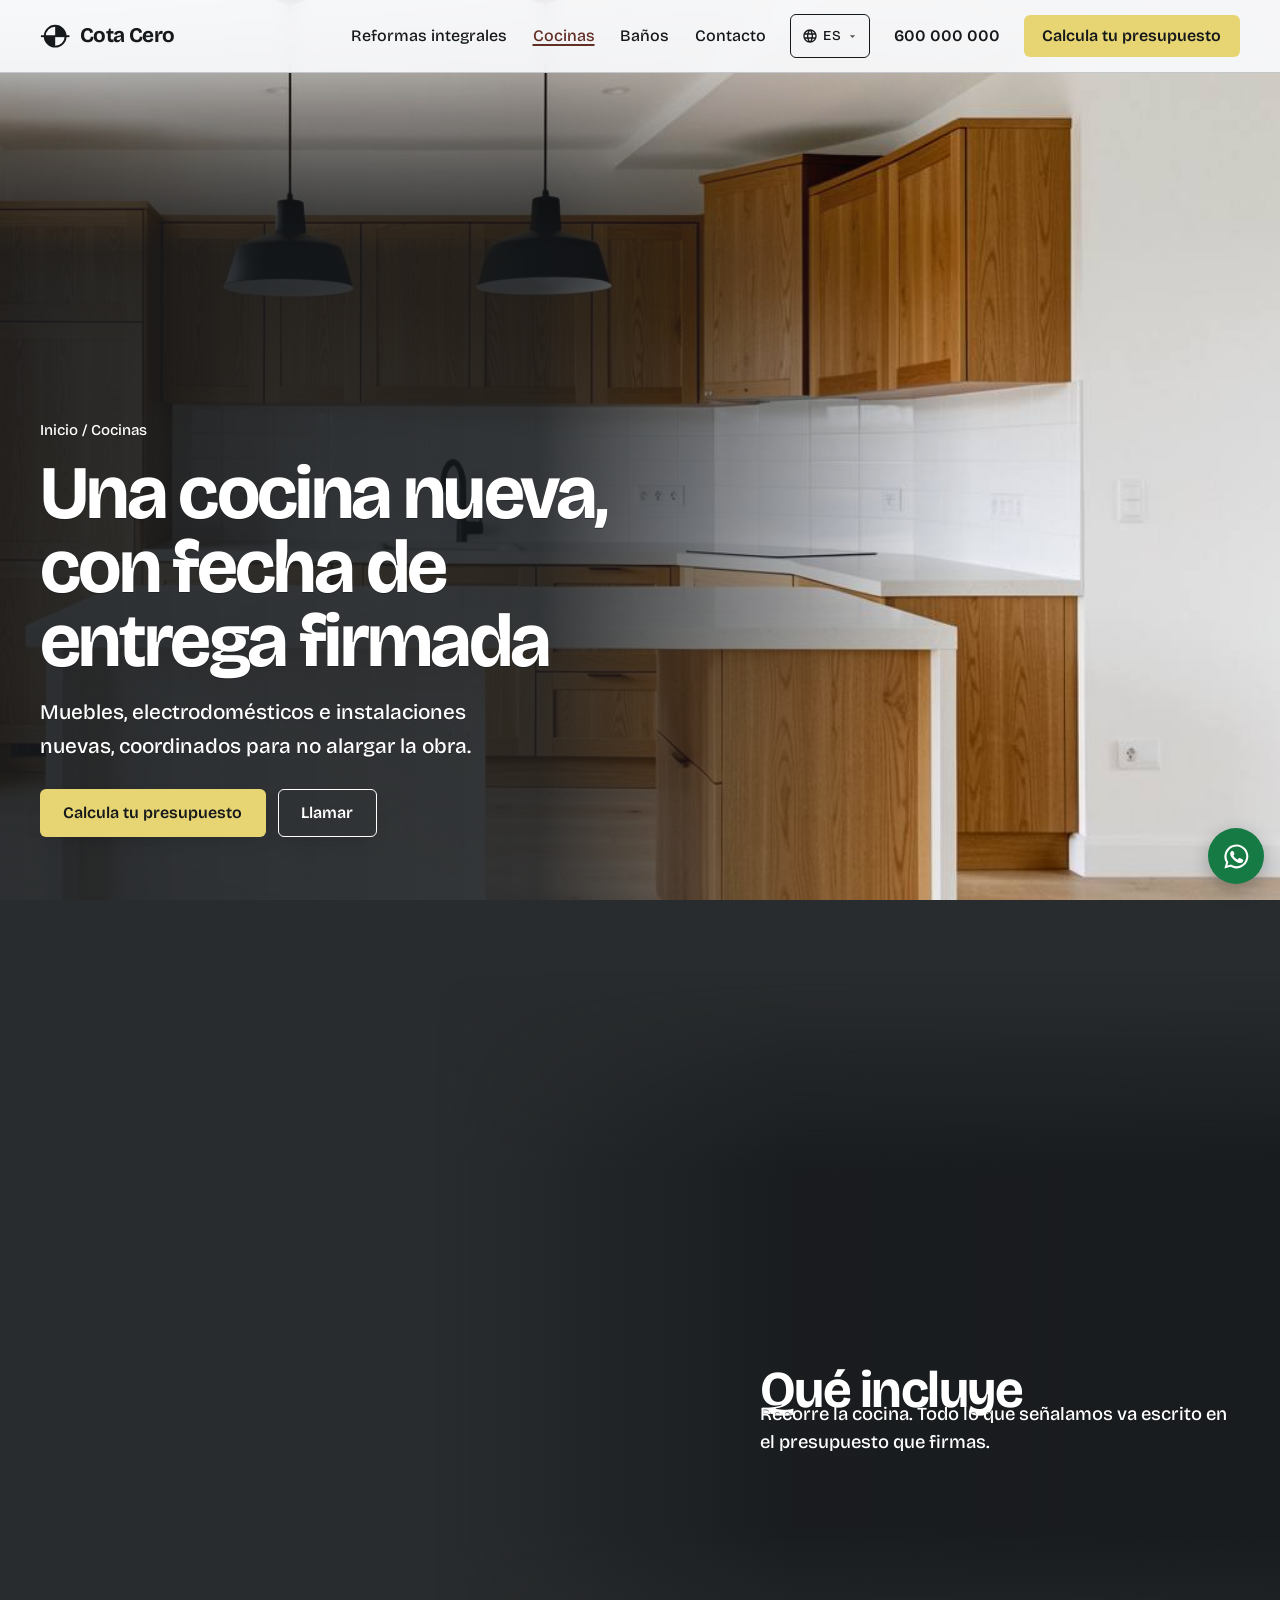
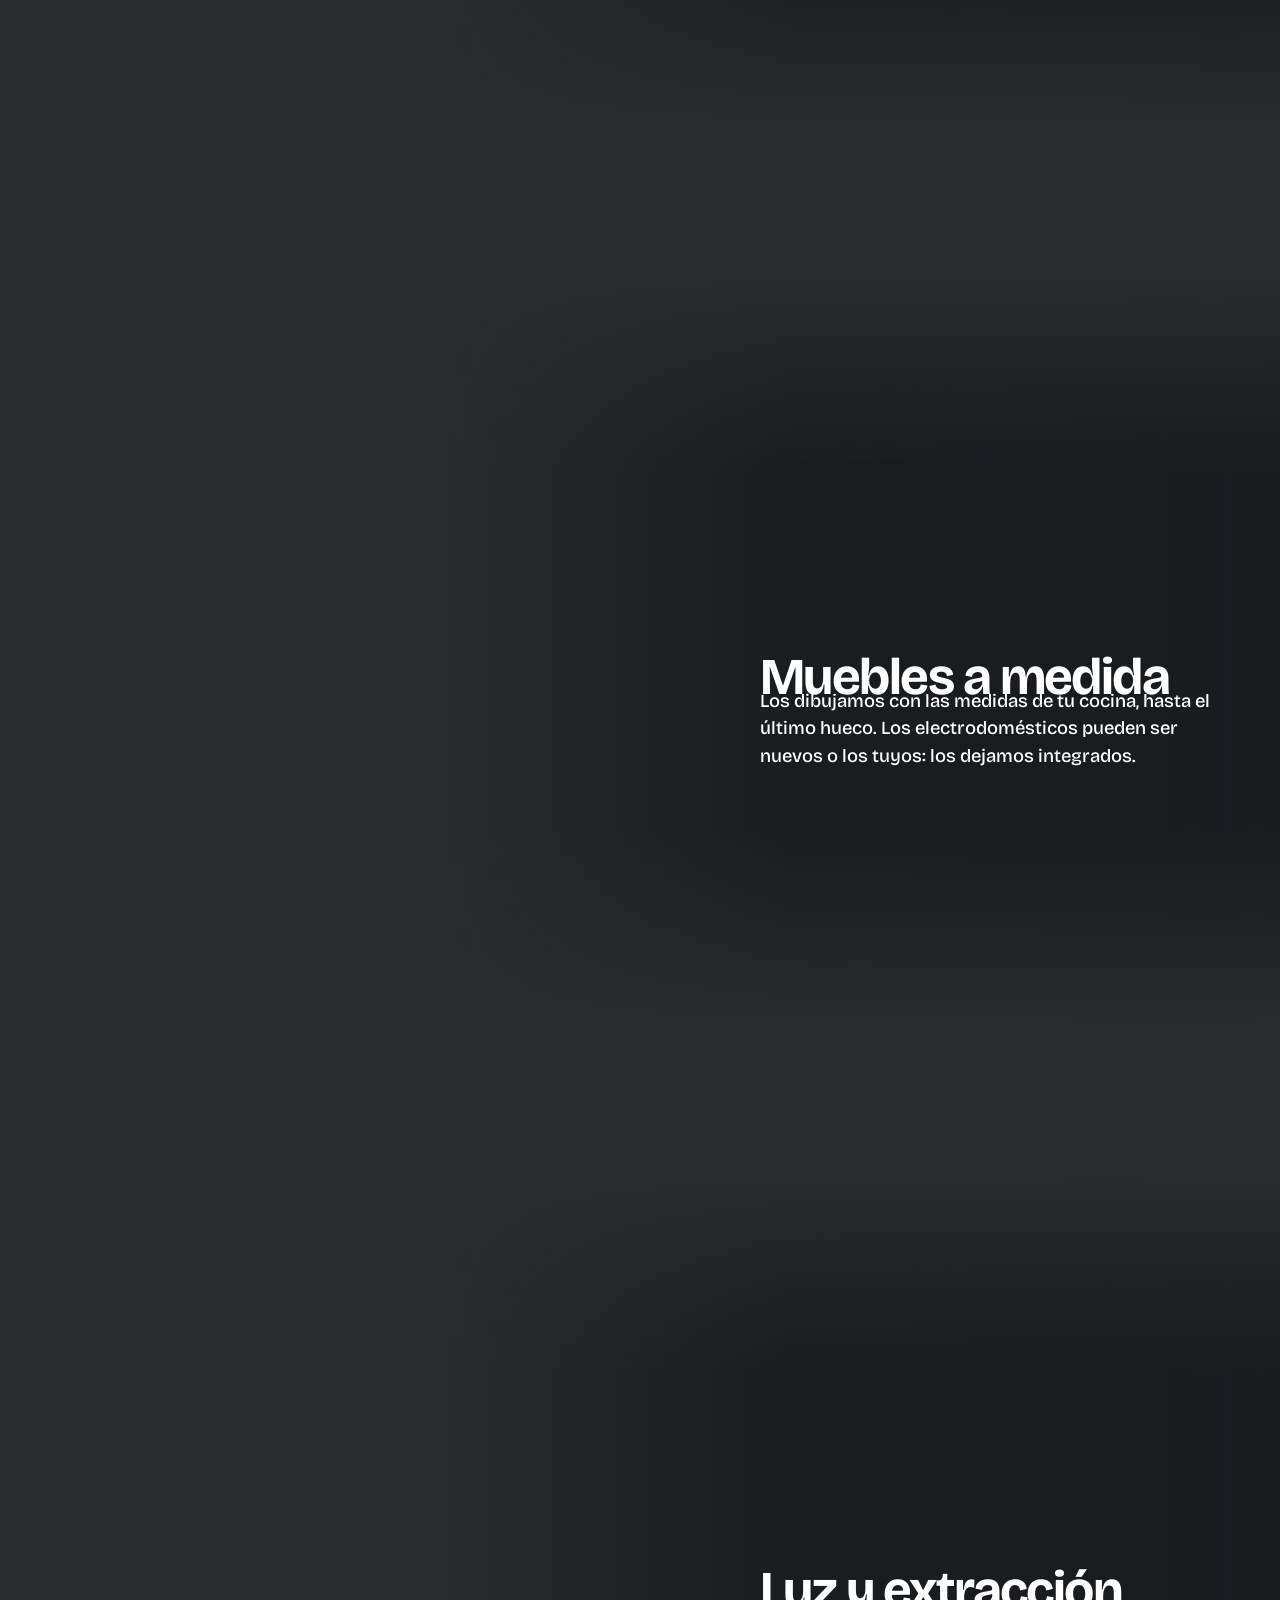
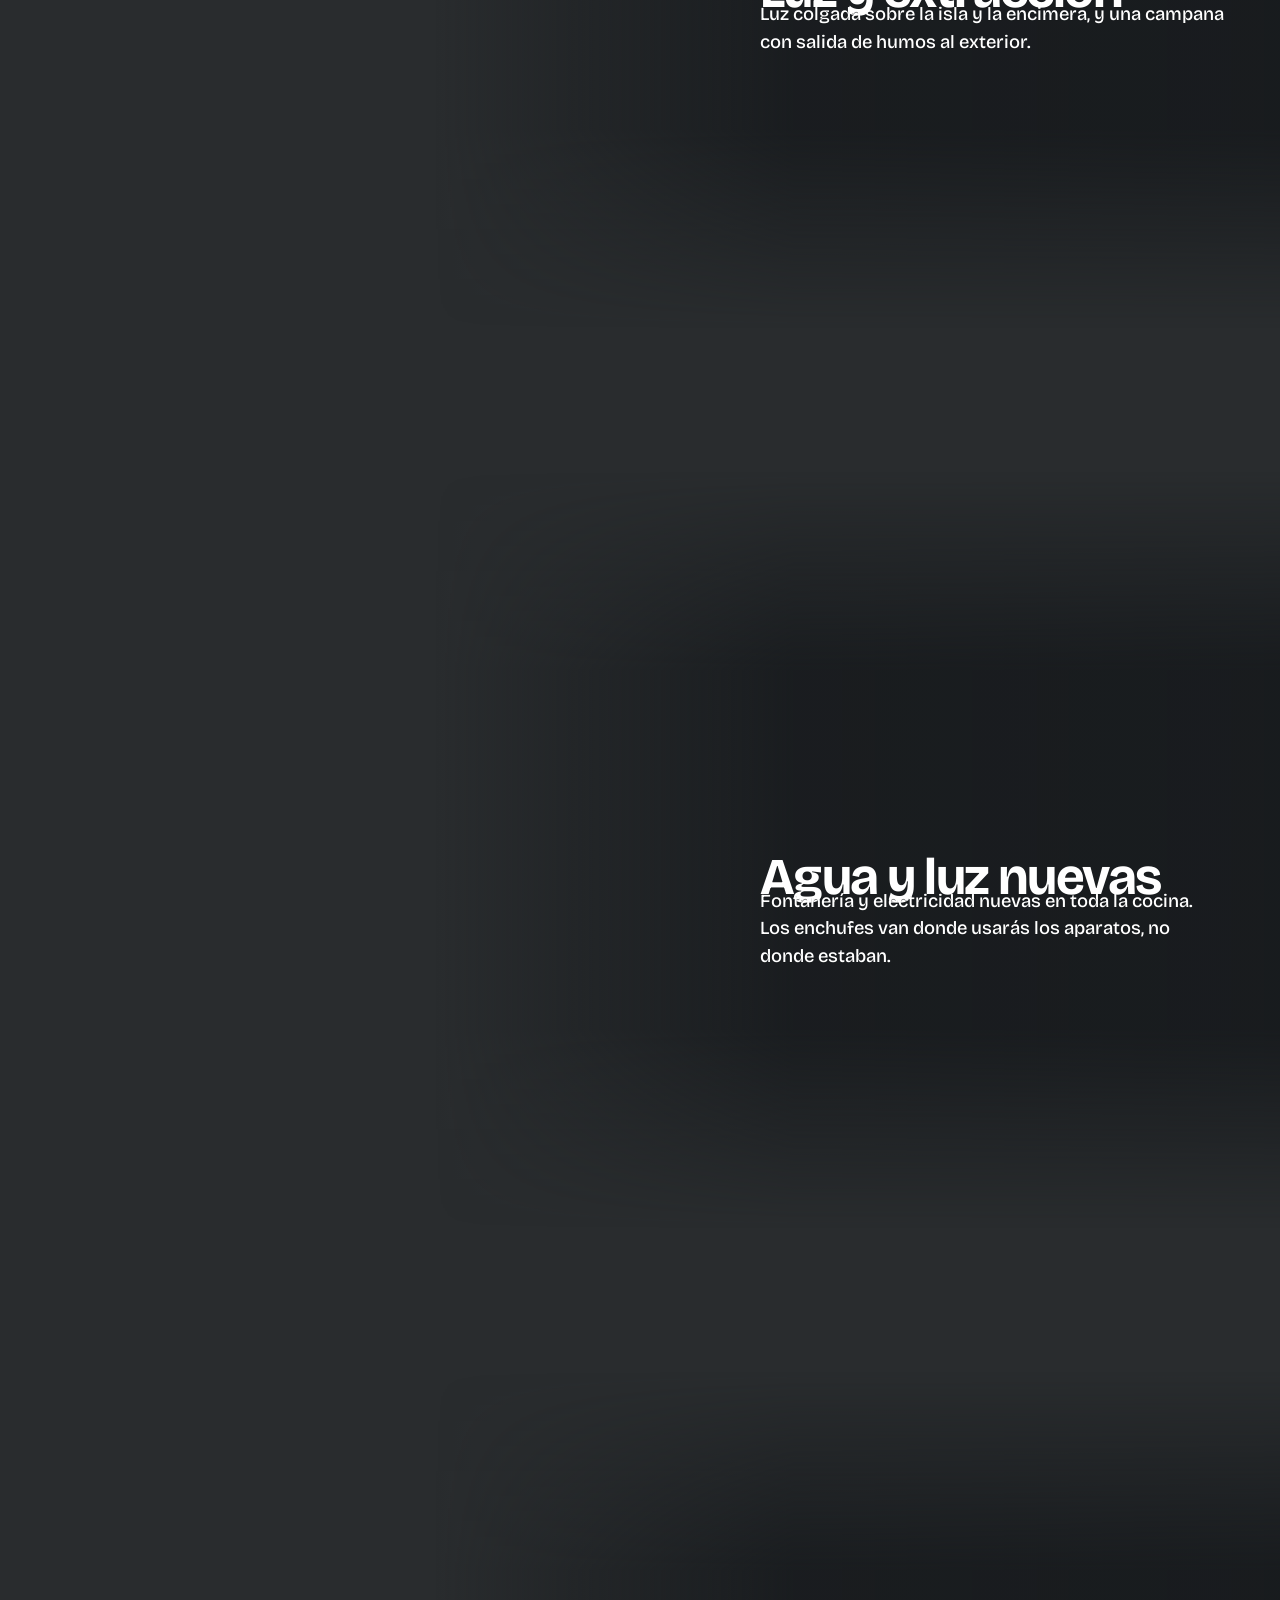
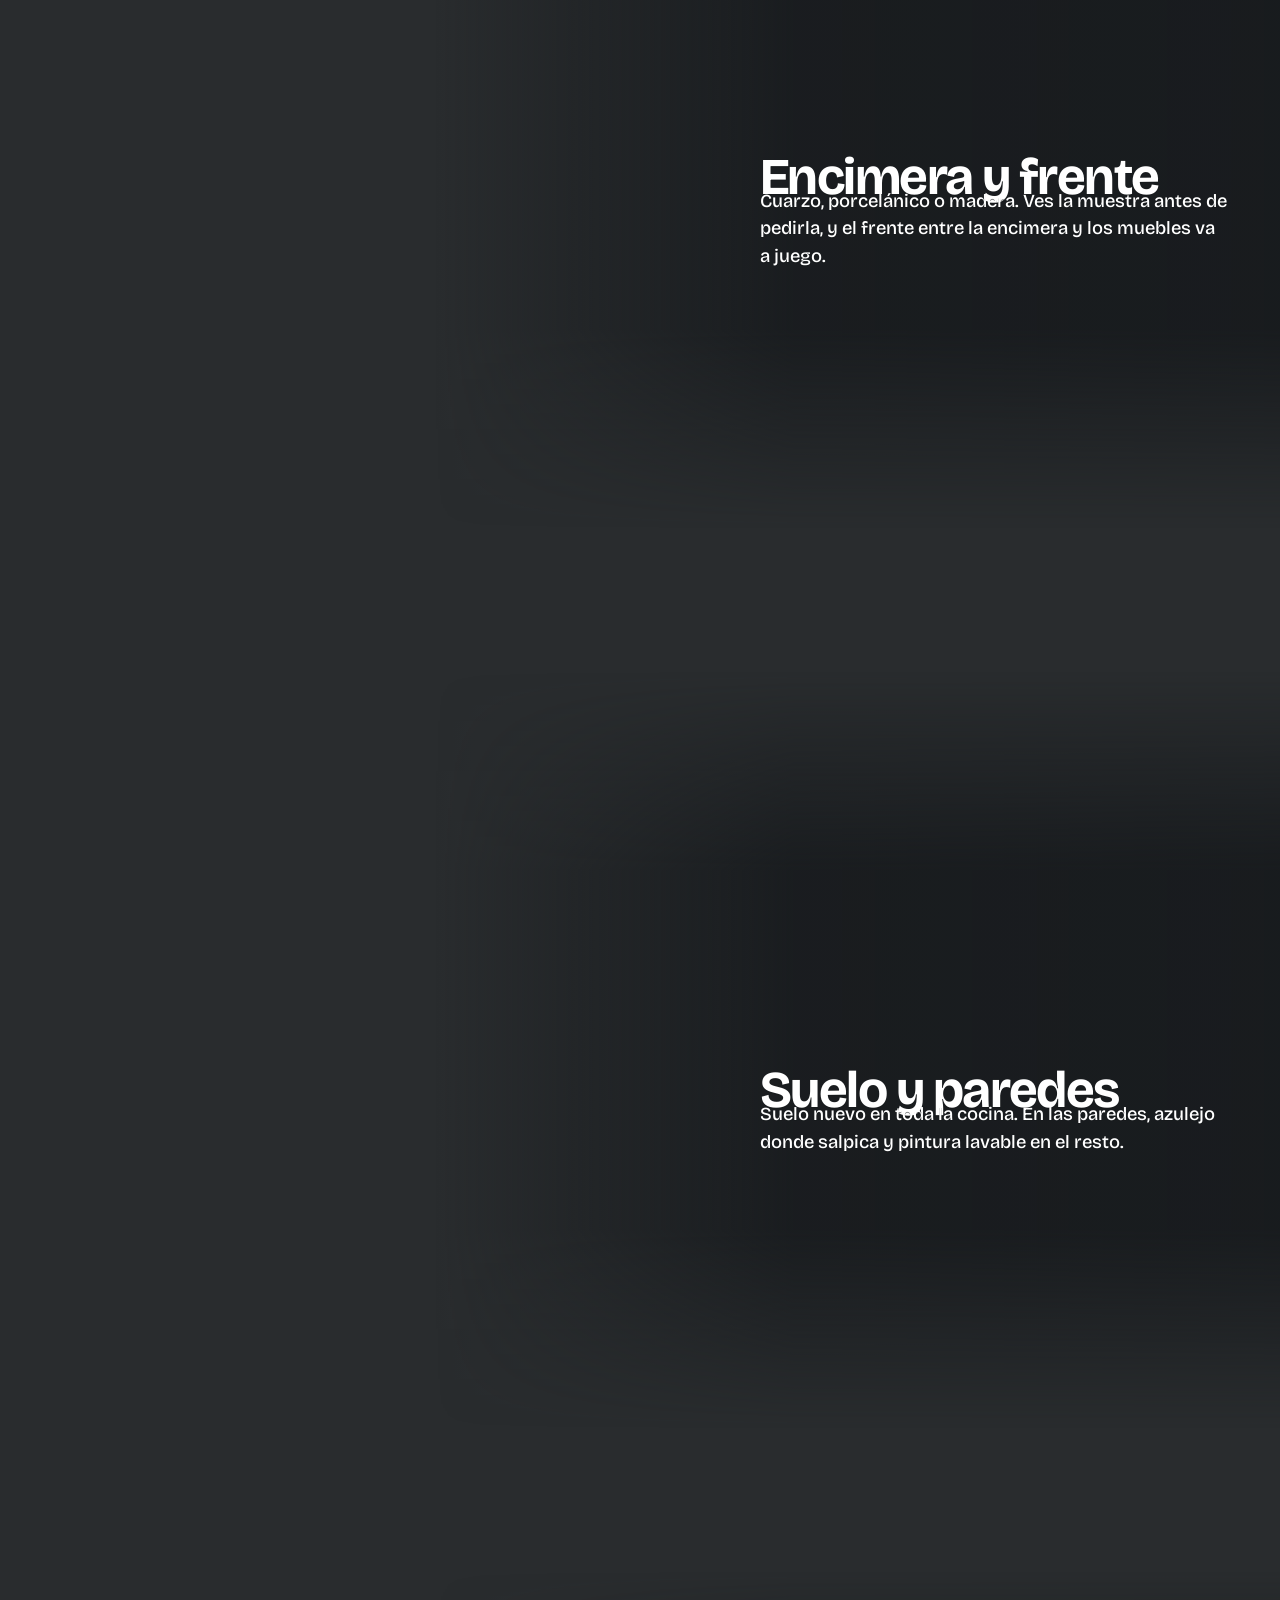
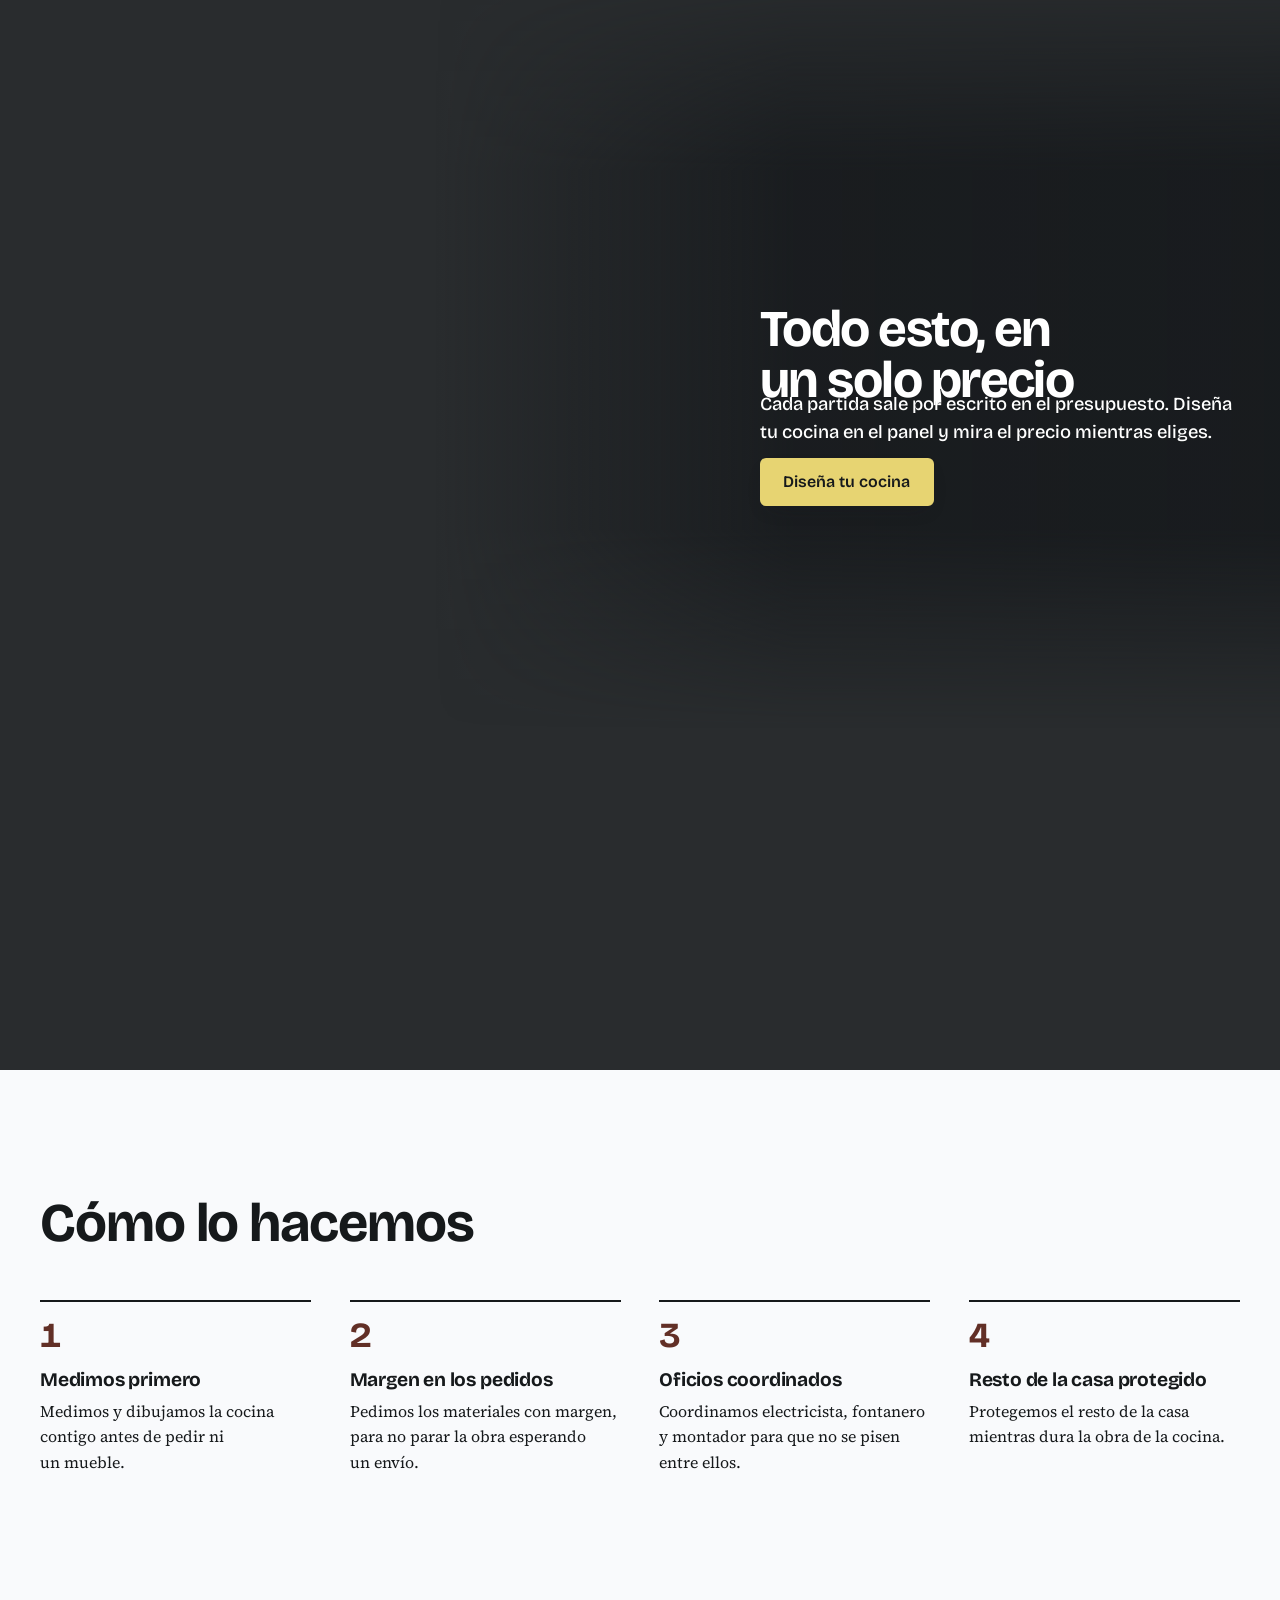
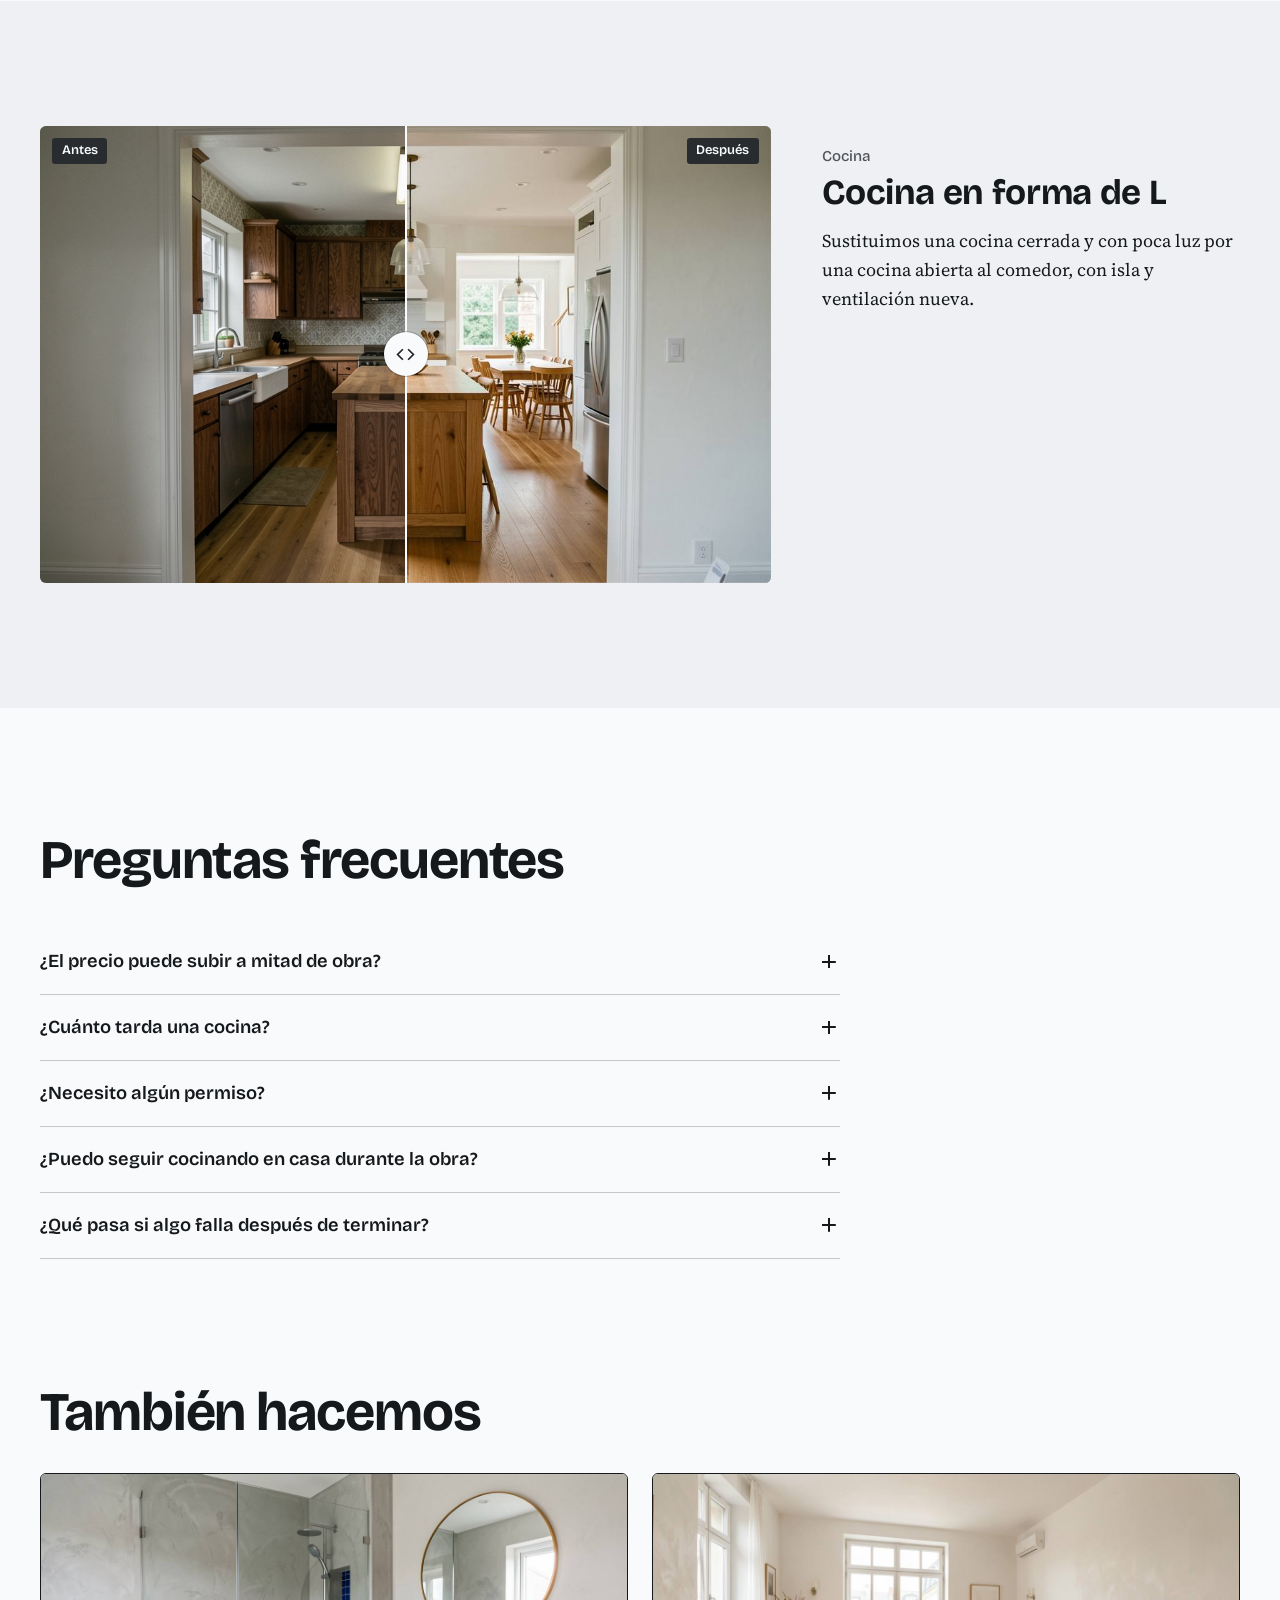
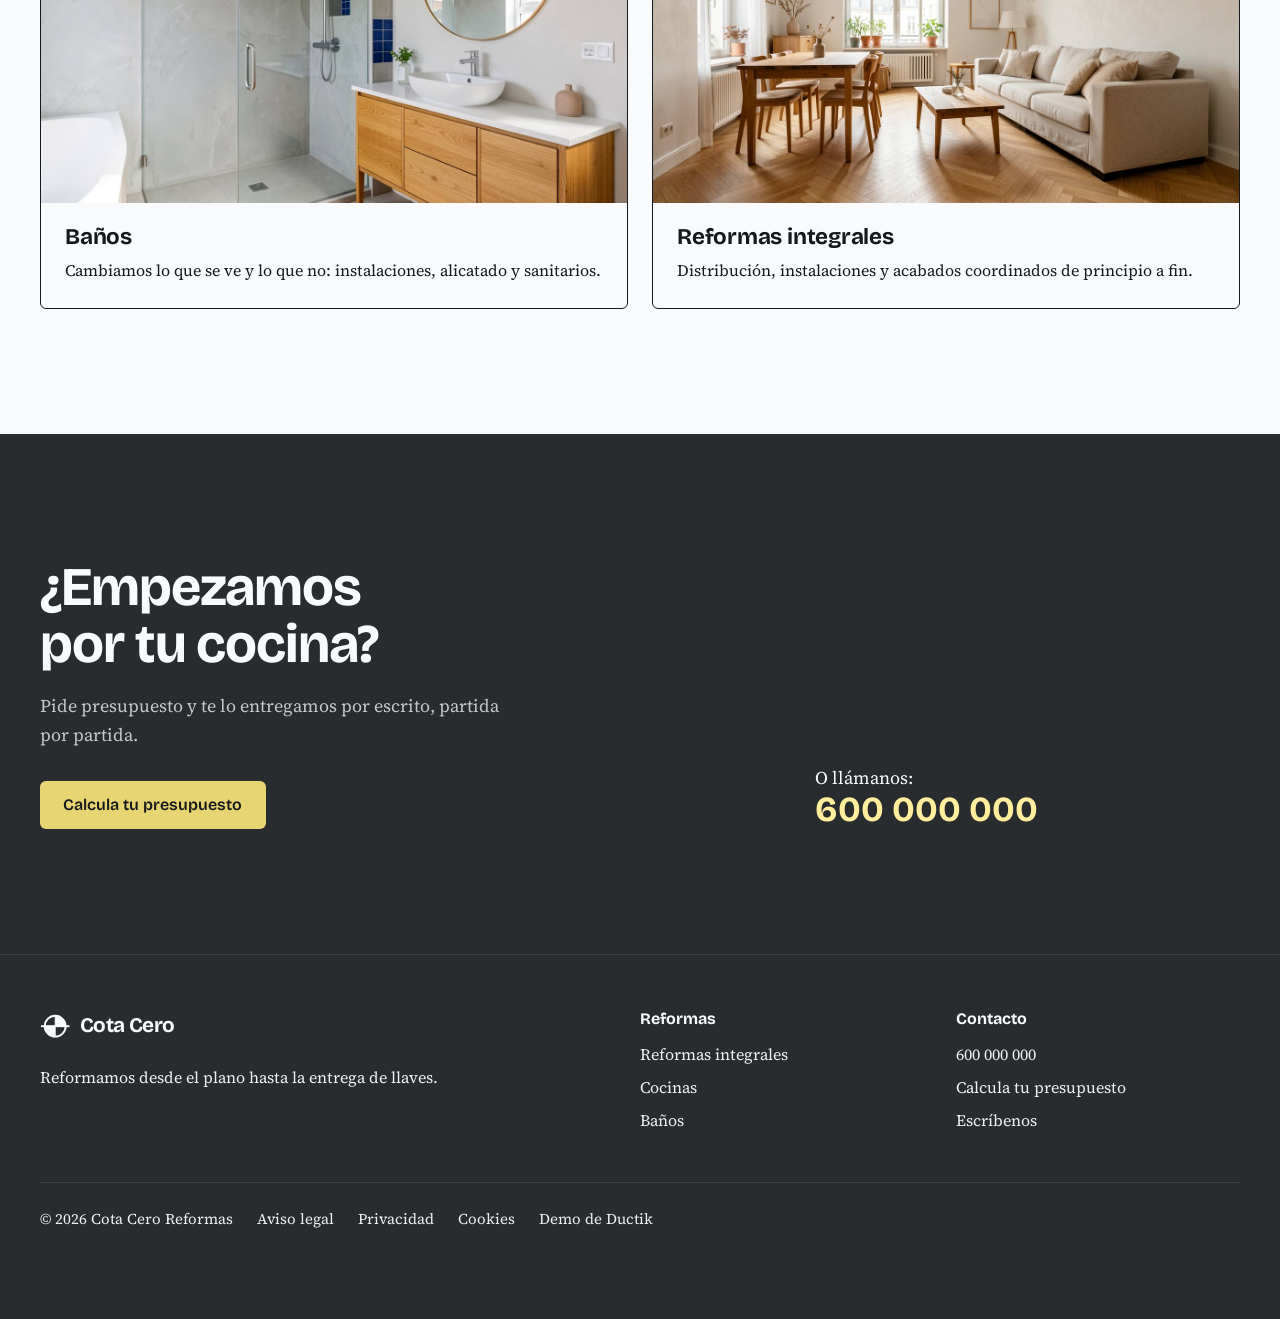
<file: cocinas.html>
<!DOCTYPE html>
<html lang="es">
<head>
  <meta charset="UTF-8">
  <meta name="viewport" content="width=device-width, initial-scale=1">
  <title>Cocinas · Cota Cero Reformas</title>
  <meta name="description" content="Reforma integral de cocinas: muebles, electrodomésticos, instalaciones y acabados, con presupuesto por partidas y fecha de entrega.">
  <meta property="og:type" content="website">
  <meta property="og:title" content="Cocinas · Cota Cero Reformas">
  <meta property="og:description" content="Reforma integral de cocinas: muebles, electrodomésticos, instalaciones y acabados, con presupuesto por partidas y fecha de entrega.">
  <meta property="og:image" content="https://cotacero.ductik.com/assets/img/srv-cocina.jpg">
  <meta name="twitter:card" content="summary_large_image">
  <!-- Web de demostració: no s'indexa (PLA.md §Honestedat). -->
  <meta name="robots" content="noindex, nofollow">
  <meta name="theme-color" content="#F9FAFC">
  <link rel="icon" href="assets/favicon.svg" type="image/svg+xml">
  <link rel="preload" href="assets/fonts/BricolageGrotesque-0.woff2" as="font" type="font/woff2" crossorigin>
  <link rel="stylesheet" href="css/fonts.css?v=20261021c">
  <link rel="stylesheet" href="css/styles.css?v=20261113a">
  <link rel="stylesheet" href="css/servei.css?v=20261112a">
  <script src="assets/js/gsap.min.js" defer></script>
  <script src="assets/js/ScrollTrigger.min.js" defer></script>
  <script src="assets/js/lenis.min.js" defer></script>
  <script src="js/i18n.js?v=20261021c"></script>
  <!-- Recorregut: el mode amb moviment es decideix abans de pintar (si no, la pàgina salta).
       js/servei.js el treu si GSAP no arrenca. -->
  <script>if (!matchMedia('(prefers-reduced-motion: reduce)').matches) document.documentElement.classList.add('ruta-moviment');</script>
</head>
<body>
  <a class="salta" href="#contingut">Saltar al contenido</a>

  <!-- ═══ CAPÇALERA (model per a totes les pàgines) ═══ -->
  <header class="cap">
    <div class="wrap cap-in">
      <a class="marca" href="index.html" aria-label="Cota Cero Reformas, inicio">
        <svg viewBox="0 0 32 32" aria-hidden="true"><circle cx="16" cy="16" r="11" fill="none" stroke="currentColor" stroke-width="2"/><path d="M16 5a11 11 0 0 1 11 11H16z" fill="currentColor"/><path d="M16 16v11A11 11 0 0 1 5 16z" fill="currentColor"/><path d="M1 16h30" stroke="currentColor" stroke-width="2"/></svg>
        Cota Cero
      </a>
      <nav class="nav" id="nav" aria-label="Principal">
        <a href="reformas-integrales.html">Reformas integrales</a>
        <a href="cocinas.html" aria-current="page">Cocinas</a>
        <a href="banos.html">Baños</a>
        <a href="contacto.html">Contacto</a>
        <a class="nav-tel" href="tel:+34600000000">Llamar al 600 000 000</a>
      </nav>
      <!-- Desplegable d'idioma (plantilla: recursos-comuns/tria-idioma.html).
           NOMÉS existeix si el JS ha arrencat: js/i18n.js posa `te-js` a
           l'<html> des del <head>. Un control mort val menys que cap control. -->
      <div class="tria-idioma" data-idioma-tria>
        <button class="tria-idioma-boto" type="button" data-idioma-boto
                aria-expanded="false" aria-haspopup="true"
                aria-label="Idioma de la página">
          <svg viewBox="0 0 24 24" aria-hidden="true" focusable="false"><path d="M12 2C6.48 2 2 6.48 2 12s4.48 10 10 10 10-4.48 10-10S17.52 2 12 2Zm6.93 6h-2.95a15.65 15.65 0 0 0-1.38-3.56A8.03 8.03 0 0 1 18.92 8ZM12 4.04c.83 1.2 1.48 2.53 1.91 3.96h-3.82c.43-1.43 1.08-2.76 1.91-3.96ZM4.26 14a7.85 7.85 0 0 1 0-4h3.38a16.6 16.6 0 0 0-.14 2c0 .68.06 1.34.14 2Zm.82 2h2.95c.32 1.25.78 2.45 1.38 3.56A7.99 7.99 0 0 1 5.08 16Zm2.95-8H5.08a7.99 7.99 0 0 1 4.33-3.56A15.65 15.65 0 0 0 8.03 8ZM12 19.96c-.83-1.2-1.48-2.53-1.91-3.96h3.82c-.43 1.43-1.08 2.76-1.91 3.96ZM14.34 14H9.66c-.09-.66-.16-1.32-.16-2 0-.68.07-1.35.16-2h4.68c.09.65.16 1.32.16 2 0 .68-.07 1.34-.16 2Zm.25 5.56c.6-1.11 1.06-2.31 1.38-3.56h2.95a8.03 8.03 0 0 1-4.33 3.56ZM16.36 14c.08-.66.14-1.32.14-2 0-.68-.06-1.34-.14-2h3.38a7.85 7.85 0 0 1 0 4Z"/></svg>
          <span data-idioma-actual data-sense-traduir>ES</span>
          <svg class="tria-idioma-punta" viewBox="0 0 24 24" aria-hidden="true" focusable="false"><path d="M12 15 6 9h12z"/></svg>
        </button>
        <!-- Cada idioma es diu com es diu ell mateix, no traduït: qui busca la
             seva llengua busca la paraula que coneix. Sempre CA · ES · EN. -->
        <ul class="tria-idioma-menu" data-idioma-menu data-sense-traduir hidden>
          <li><button type="button" data-idioma-opcio="ca" lang="ca">Català</button></li>
          <li><button type="button" data-idioma-opcio="es" lang="es">Castellano</button></li>
          <li><button type="button" data-idioma-opcio="en" lang="en">English</button></li>
        </ul>
      </div>
      <a class="cap-tel" href="tel:+34600000000">600 000 000</a>
      <a class="btn btn-principal" href="presupuesto.html">Calcula tu presupuesto</a>
      <button class="nav-obre" type="button" aria-expanded="false" aria-controls="nav"><span></span><span class="visually-hidden">Menú</span></button>
    </div>
  </header>

  <main id="contingut">

    <!-- ═══ RECORREGUT (PLA-ESCENES.md): la foto del servei queda fixa i la càmera s'hi passeja;
         a cada parada, una cota assenyala l'element (js/servei.js). Sense JS o amb moviment
         reduït: hero amb vel i les parades en graella. ═══ -->
    <section class="ruta" aria-labelledby="hero-titol">
      <div class="ruta-escenari">
        <div class="ruta-camera">
          <img class="ruta-foto" src="assets/img/srv-cocina.jpg" alt="Cocina reformada con muebles de roble, isla blanca y dos lámparas negras colgadas." width="1280" height="720" fetchpriority="high">
        </div>
        <div class="ruta-cotes" aria-hidden="true">
          <svg focusable="false"><path class="cota-linia"/><circle class="cota-punt" r="0"/></svg>
          <span class="cota-nom">Muebles a medida</span>
          <span class="cota-nom">Luz y extracción</span>
          <span class="cota-nom">Agua y luz nuevas</span>
          <span class="cota-nom">Encimera y frente</span>
          <span class="cota-nom">Suelo y paredes</span>
        </div>
        <div class="ruta-hero">
          <p class="molla"><a href="index.html">Inicio</a> / Cocinas</p>
          <h1 id="hero-titol">Una cocina nueva, con fecha de entrega firmada</h1>
          <p class="hero-sub">Muebles, electrodomésticos e instalaciones nuevas, coordinados para no alargar la obra.</p>
          <div class="botons">
            <a class="btn btn-principal" href="presupuesto.html?tipo=cocina">Calcula tu presupuesto</a>
            <a class="btn btn-linia" href="tel:+34600000000">Llamar</a>
          </div>
        </div>
      </div>
      <div class="ruta-espai" aria-hidden="true"></div>
      <div class="ruta-parades">
        <div class="ruta-obertura">
          <h2>Qué incluye</h2>
          <p>Recorre la cocina. Todo lo que señalamos va escrito en el presupuesto que firmas.</p>
        </div>
        <article class="parada" data-x="0.23" data-y="0.42" data-s="1.3">
          <h3>Muebles a medida</h3>
          <p>Los dibujamos con las medidas de tu cocina, hasta el último hueco. Los electrodomésticos pueden ser nuevos o los tuyos: los dejamos integrados.</p>
        </article>
        <article class="parada" data-x="0.54" data-y="0.3" data-s="1.3">
          <h3>Luz y extracción</h3>
          <p>Luz colgada sobre la isla y la encimera, y una campana con salida de humos al exterior.</p>
        </article>
        <article class="parada" data-x="0.478" data-y="0.57" data-s="1.4">
          <h3>Agua y luz nuevas</h3>
          <p>Fontanería y electricidad nuevas en toda la cocina. Los enchufes van donde usarás los aparatos, no donde estaban.</p>
        </article>
        <article class="parada" data-x="0.42" data-y="0.665" data-s="1.3">
          <h3>Encimera y frente</h3>
          <p>Cuarzo, porcelánico o madera. Ves la muestra antes de pedirla, y el frente entre la encimera y los muebles va a juego.</p>
        </article>
        <article class="parada" data-x="0.6" data-y="0.95" data-s="1.25">
          <h3>Suelo y paredes</h3>
          <p>Suelo nuevo en toda la cocina. En las paredes, azulejo donde salpica y pintura lavable en el resto.</p>
        </article>
        <div class="ruta-final">
          <h2>Todo esto, en un solo precio</h2>
          <p>Cada partida sale por escrito en el presupuesto. Diseña tu cocina en el panel y mira el precio mientras eliges.</p>
          <div class="botons"><a class="btn btn-principal" href="presupuesto.html?tipo=cocina">Diseña tu cocina</a></div>
        </div>
      </div>
    </section>

    <!-- ═══ CÓMO LO HACEMOS ═══ -->
    <section class="seccio servei-passos">
      <div class="wrap">
        <h2 class="aparicio">Cómo lo hacemos</h2>
        <ol class="passos-fila">
          <li><h3>Medimos primero</h3><p>Medimos y dibujamos la cocina contigo antes de pedir ni un mueble.</p></li>
          <li><h3>Margen en los pedidos</h3><p>Pedimos los materiales con margen, para no parar la obra esperando un envío.</p></li>
          <li><h3>Oficios coordinados</h3><p>Coordinamos electricista, fontanero y montador para que no se pisen entre ellos.</p></li>
          <li><h3>Resto de la casa protegido</h3><p>Protegemos el resto de la casa mientras dura la obra de la cocina.</p></li>
        </ol>
      </div>
    </section>

    <!-- ═══ PROYECTO ═══ -->
    <section class="seccio proceso">
      <div class="wrap">
        <article class="projecte">
          <div class="comparador">
            <div class="ph ph-ratllat"><img src="assets/img/ab-cocina-antes.jpg" alt="Cocina antes de la reforma, con muebles de madera oscura y azulejo estampado." width="1024" height="640" loading="lazy"></div>
            <div class="ph comparador-despres"><img src="assets/img/ab-cocina-despues.jpg" alt="La misma cocina ya reformada, abierta y con isla." width="1024" height="640" loading="lazy"></div>
            <span class="etq etq-abans">Antes</span><span class="etq etq-despres">Después</span>
            <input class="comparador-rang" type="range" min="0" max="100" value="50" aria-label="Comparar antes y después de la cocina en forma de L">
            <div class="comparador-nansa" aria-hidden="true"></div>
          </div>
          <div>
            <p class="projecte-tipus">Cocina</p>
            <h3>Cocina en forma de L</h3>
            <p>Sustituimos una cocina cerrada y con poca luz por una cocina abierta al comedor, con isla y ventilación nueva.</p>
          </div>
        </article>
      </div>
    </section>

    <!-- ═══ TESTIMONIO + FAQ ═══ -->
    <section class="seccio">
      <div class="wrap">
        <h2 class="aparicio">Preguntas frecuentes</h2>
        <div class="faq">
          <details>
            <summary>¿El precio puede subir a mitad de obra?</summary>
            <div><p>No. El presupuesto que firmas incluye todas las partidas. Si surge algo imprevisto, te lo decimos antes de hacerlo, no en la factura final.</p></div>
          </details>
          <details>
            <summary>¿Cuánto tarda una cocina?</summary>
            <div><p>Entre 3 y 5 semanas, según el tamaño y si hay que mover instalaciones. Es un plazo orientativo: te damos la fecha exacta en el presupuesto.</p></div>
          </details>
          <details>
            <summary>¿Necesito algún permiso?</summary>
            <div><p>Depende de si cambias la distribución o solo los acabados. Lo comprobamos en la visita y, si hace falta, nos encargamos del trámite.</p></div>
          </details>
          <details>
            <summary>¿Puedo seguir cocinando en casa durante la obra?</summary>
            <div><p>Durante los días de instalación eléctrica y de fontanería, no. El resto de la obra no impide usar el resto de la casa.</p></div>
          </details>
          <details>
            <summary>¿Qué pasa si algo falla después de terminar?</summary>
            <div><p>Queda cubierto por la garantía por escrito del contrato. Nos llamas y volvemos.</p></div>
          </details>
        </div>
      </div>
    </section>

    <!-- ═══ TAMBIÉN HACEMOS ═══ -->
    <section class="seccio seccio-seguida">
      <div class="wrap">
        <h2 class="aparicio">También hacemos</h2>
        <div class="tambe">
          <a href="banos.html">
            <img src="assets/img/srv-bano.jpg" alt="" width="1280" height="720" loading="lazy">
            <div class="tambe-text">
              <h3>Baños</h3>
              <p>Cambiamos lo que se ve y lo que no: instalaciones, alicatado y sanitarios.</p>
            </div>
          </a>
          <a href="reformas-integrales.html">
            <img src="assets/img/srv-integral.jpg" alt="" width="1280" height="720" loading="lazy">
            <div class="tambe-text">
              <h3>Reformas integrales</h3>
              <p>Distribución, instalaciones y acabados coordinados de principio a fin.</p>
            </div>
          </a>
        </div>
      </div>
    </section>

    <!-- ═══ CTA FINAL ═══ -->
    <section class="cta-final fosc-calid seccio" aria-labelledby="cta-titol">
      <div class="wrap cta-final-in">
        <div>
          <h2 id="cta-titol">¿Empezamos por tu cocina?</h2>
          <p class="intro">Pide presupuesto y te lo entregamos por escrito, partida por partida.</p>
          <div class="botons"><a class="btn btn-principal" href="presupuesto.html?tipo=cocina">Calcula tu presupuesto</a></div>
        </div>
        <p>O llámanos:<br><a class="cta-tel" href="tel:+34600000000">600 000 000</a></p>
      </div>
    </section>
  </main>

  <!-- ═══ PEU (model per a totes les pàgines) ═══ -->
  <footer class="peu">
    <div class="wrap">
      <div class="peu-in">
        <div>
          <a class="marca" href="index.html">
            <svg viewBox="0 0 32 32" aria-hidden="true"><circle cx="16" cy="16" r="11" fill="none" stroke="currentColor" stroke-width="2"/><path d="M16 5a11 11 0 0 1 11 11H16z" fill="currentColor"/><path d="M16 16v11A11 11 0 0 1 5 16z" fill="currentColor"/><path d="M1 16h30" stroke="currentColor" stroke-width="2"/></svg>
            Cota Cero
          </a>
          <p style="margin-top:1rem;max-width:26rem">Reformamos desde el plano hasta la entrega de llaves.</p>
        </div>
        <div>
          <h2>Reformas</h2>
          <ul>
            <li><a href="reformas-integrales.html">Reformas integrales</a></li>
            <li><a href="cocinas.html">Cocinas</a></li>
            <li><a href="banos.html">Baños</a></li>
          </ul>
        </div>
        <div>
          <h2>Contacto</h2>
          <ul>
            <li><a href="tel:+34600000000">600 000 000</a></li>
            <li><a href="presupuesto.html?tipo=cocina">Calcula tu presupuesto</a></li>
            <li><a href="contacto.html">Escríbenos</a></li>
          </ul>
        </div>
      </div>
      <div class="peu-baix">
        <span>© 2026 Cota Cero Reformas</span>
        <a href="aviso-legal.html">Aviso legal</a>
        <a href="politica-privacidad.html">Privacidad</a>
        <a href="politica-cookies.html">Cookies</a>
        <a class="peu-ductik" href="https://ductik.com/">Demo de Ductik</a>
      </div>
    </div>
  </footer>

  <a class="wa" href="https://wa.me/34600000000" aria-label="Escribir por WhatsApp">
    <svg viewBox="0 0 24 24" aria-hidden="true"><path fill="currentColor" d="M12 2a10 10 0 0 0-8.6 15.1L2 22l5-1.3A10 10 0 1 0 12 2Zm0 18.2a8.2 8.2 0 0 1-4.2-1.2l-.3-.2-3 .8.8-2.9-.2-.3A8.2 8.2 0 1 1 12 20.2Zm4.5-6.1c-.2-.1-1.5-.7-1.7-.8s-.4-.1-.6.1-.7.8-.8 1-.3.2-.5.1a6.7 6.7 0 0 1-3.3-2.9c-.3-.4.3-.4.7-1.3a.5.5 0 0 0 0-.5l-.8-1.9c-.2-.5-.4-.4-.6-.4h-.5a1 1 0 0 0-.7.3 3 3 0 0 0-.9 2.2 5.2 5.2 0 0 0 1.1 2.8 11.9 11.9 0 0 0 4.6 4c1.7.7 2.4.8 3.2.7a2.8 2.8 0 0 0 1.8-1.3 2.3 2.3 0 0 0 .2-1.3c-.1-.1-.3-.2-.5-.3Z"/></svg>
  </a>
<script src="js/traduccions.js?v=20261114a" defer></script>
<script src="js/main.js?v=20261021c" defer></script>
<script src="js/servei.js?v=20261021c" defer></script>
</body>
</html>
</file>
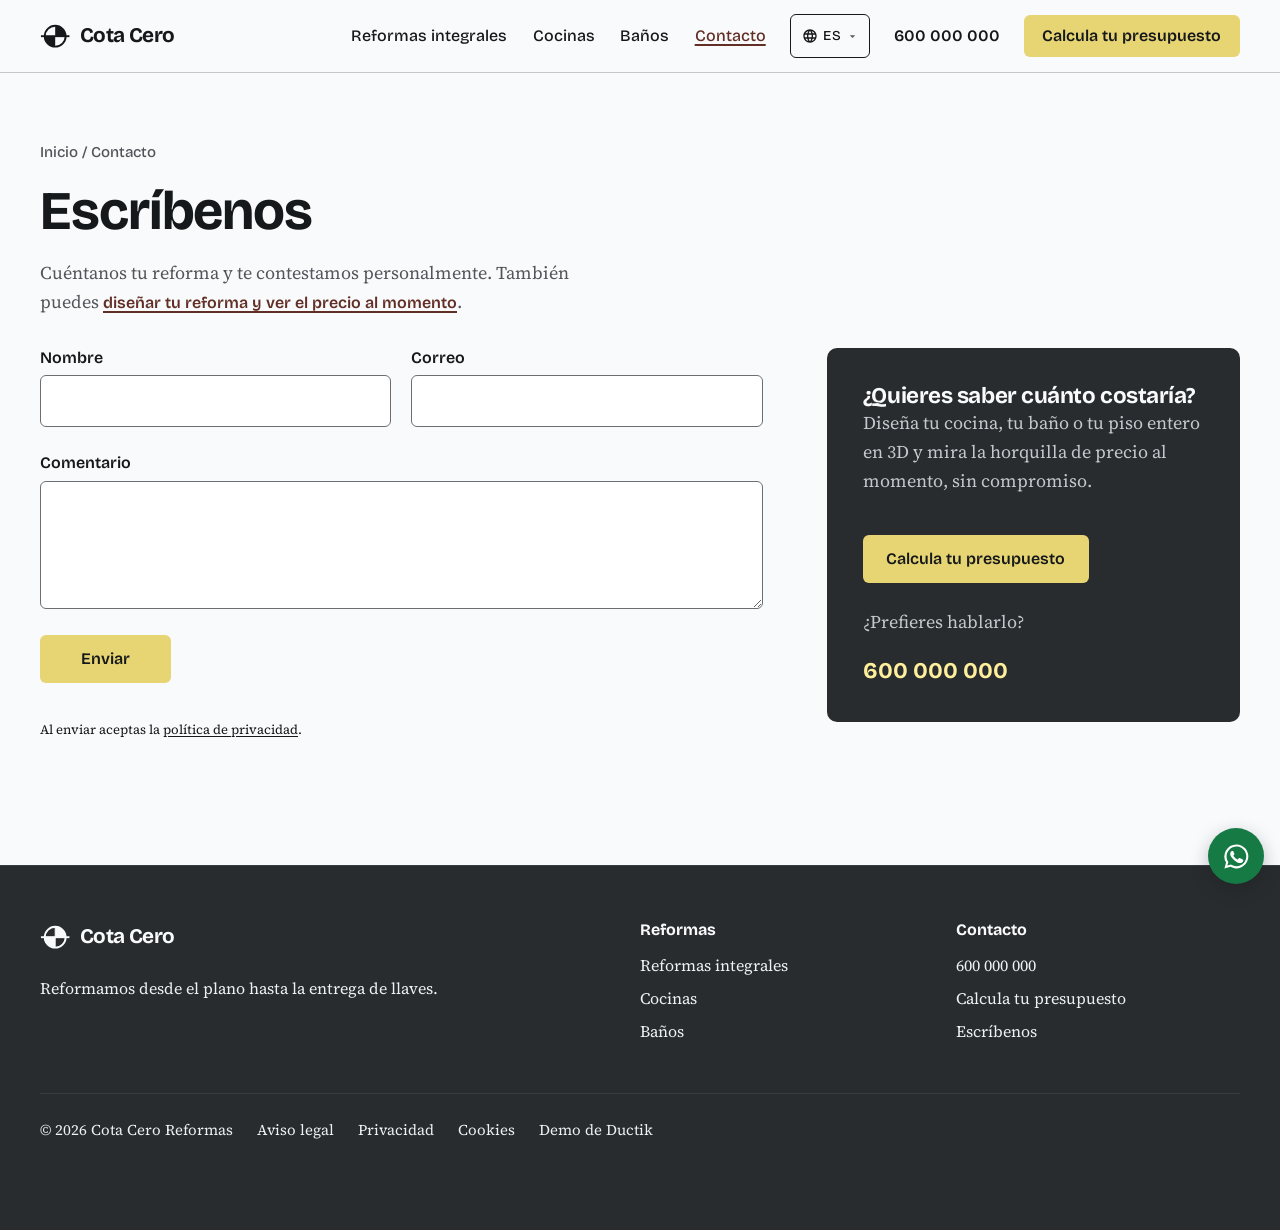
<file: contacto.html>
<!DOCTYPE html>
<html lang="es">
<head>
  <meta charset="UTF-8">
  <meta name="viewport" content="width=device-width, initial-scale=1">
  <title>Contacto · Cota Cero Reformas</title>
  <meta name="description" content="Cuéntanos tu reforma: te damos una horquilla orientativa y, después de la visita, el presupuesto por partidas.">
  <meta property="og:type" content="website">
  <meta property="og:title" content="Contacto · Cota Cero Reformas">
  <meta property="og:description" content="Cuéntanos tu reforma: te damos una horquilla orientativa y, después de la visita, el presupuesto por partidas.">
  <meta property="og:image" content="https://cotacero.ductik.com/assets/img/srv-integral.jpg">
  <meta name="twitter:card" content="summary_large_image">
  <!-- Web de demostració: no s'indexa (PLA.md §Honestedat). -->
  <meta name="robots" content="noindex, nofollow">
  <meta name="theme-color" content="#F9FAFC">
  <link rel="icon" href="assets/favicon.svg" type="image/svg+xml">
  <link rel="stylesheet" href="css/fonts.css?v=20261021c">
  <link rel="stylesheet" href="css/styles.css?v=20261113a">
  <script src="js/i18n.js?v=20261021c"></script>
</head>
<body>
  <a class="salta" href="#contingut">Saltar al contenido</a>

  <header class="cap">
    <div class="wrap cap-in">
      <a class="marca" href="index.html" aria-label="Cota Cero Reformas, inicio">
        <svg viewBox="0 0 32 32" aria-hidden="true"><circle cx="16" cy="16" r="11" fill="none" stroke="currentColor" stroke-width="2"/><path d="M16 5a11 11 0 0 1 11 11H16z" fill="currentColor"/><path d="M16 16v11A11 11 0 0 1 5 16z" fill="currentColor"/><path d="M1 16h30" stroke="currentColor" stroke-width="2"/></svg>
        Cota Cero
      </a>
      <nav class="nav" id="nav" aria-label="Principal">
        <a href="reformas-integrales.html">Reformas integrales</a>
        <a href="cocinas.html">Cocinas</a>
        <a href="banos.html">Baños</a>
        <a href="contacto.html" aria-current="page">Contacto</a>
        <a class="nav-tel" href="tel:+34600000000">Llamar al 600 000 000</a>
      </nav>
      <!-- Desplegable d'idioma (plantilla: recursos-comuns/tria-idioma.html).
           NOMÉS existeix si el JS ha arrencat: js/i18n.js posa `te-js` a
           l'<html> des del <head>. Un control mort val menys que cap control. -->
      <div class="tria-idioma" data-idioma-tria>
        <button class="tria-idioma-boto" type="button" data-idioma-boto
                aria-expanded="false" aria-haspopup="true"
                aria-label="Idioma de la página">
          <svg viewBox="0 0 24 24" aria-hidden="true" focusable="false"><path d="M12 2C6.48 2 2 6.48 2 12s4.48 10 10 10 10-4.48 10-10S17.52 2 12 2Zm6.93 6h-2.95a15.65 15.65 0 0 0-1.38-3.56A8.03 8.03 0 0 1 18.92 8ZM12 4.04c.83 1.2 1.48 2.53 1.91 3.96h-3.82c.43-1.43 1.08-2.76 1.91-3.96ZM4.26 14a7.85 7.85 0 0 1 0-4h3.38a16.6 16.6 0 0 0-.14 2c0 .68.06 1.34.14 2Zm.82 2h2.95c.32 1.25.78 2.45 1.38 3.56A7.99 7.99 0 0 1 5.08 16Zm2.95-8H5.08a7.99 7.99 0 0 1 4.33-3.56A15.65 15.65 0 0 0 8.03 8ZM12 19.96c-.83-1.2-1.48-2.53-1.91-3.96h3.82c-.43 1.43-1.08 2.76-1.91 3.96ZM14.34 14H9.66c-.09-.66-.16-1.32-.16-2 0-.68.07-1.35.16-2h4.68c.09.65.16 1.32.16 2 0 .68-.07 1.34-.16 2Zm.25 5.56c.6-1.11 1.06-2.31 1.38-3.56h2.95a8.03 8.03 0 0 1-4.33 3.56ZM16.36 14c.08-.66.14-1.32.14-2 0-.68-.06-1.34-.14-2h3.38a7.85 7.85 0 0 1 0 4Z"/></svg>
          <span data-idioma-actual data-sense-traduir>ES</span>
          <svg class="tria-idioma-punta" viewBox="0 0 24 24" aria-hidden="true" focusable="false"><path d="M12 15 6 9h12z"/></svg>
        </button>
        <!-- Cada idioma es diu com es diu ell mateix, no traduït: qui busca la
             seva llengua busca la paraula que coneix. Sempre CA · ES · EN. -->
        <ul class="tria-idioma-menu" data-idioma-menu data-sense-traduir hidden>
          <li><button type="button" data-idioma-opcio="ca" lang="ca">Català</button></li>
          <li><button type="button" data-idioma-opcio="es" lang="es">Castellano</button></li>
          <li><button type="button" data-idioma-opcio="en" lang="en">English</button></li>
        </ul>
      </div>
      <a class="cap-tel" href="tel:+34600000000">600 000 000</a>
      <a class="btn btn-principal" href="presupuesto.html">Calcula tu presupuesto</a>
      <button class="nav-obre" type="button" aria-expanded="false" aria-controls="nav"><span></span><span class="visually-hidden">Menú</span></button>
    </div>
  </header>

  <main id="contingut">
    <section class="contacte">
      <div class="wrap">
        <p class="molla"><a href="index.html">Inicio</a> / Contacto</p>
        <h1>Escríbenos</h1>
        <p class="intro">Cuéntanos tu reforma y te contestamos personalmente. También puedes <a class="enllac" href="presupuesto.html">diseñar tu reforma y ver el precio al momento</a>.</p>

        <div class="contacte-in">
          <form class="form" id="form-presupuesto" action="https://formspree.io/f/mljeqnje" method="POST" novalidate>
            <input type="hidden" name="_subject" value="Nueva solicitud de presupuesto · Cota Cero (demo)">

            <div class="camp">
              <label for="f-nombre">Nombre</label>
              <input id="f-nombre" name="nombre" type="text" autocomplete="name" required aria-describedby="e-nombre">
              <p class="camp-error" id="e-nombre" aria-live="polite"></p>
            </div>
            <div class="camp">
              <label for="f-email">Correo</label>
              <input id="f-email" name="email" type="email" autocomplete="email" required aria-describedby="e-email">
              <p class="camp-error" id="e-email" aria-live="polite"></p>
            </div>
            <div class="camp camp-ample">
              <label for="f-comentario">Comentario</label>
              <textarea id="f-comentario" name="comentario" required aria-describedby="e-comentario"></textarea>
              <p class="camp-error" id="e-comentario" aria-live="polite"></p>
            </div>

            <button class="btn btn-principal boto-doble" type="submit"><span>Enviar</span><span>Enviando…</span></button>
            <p class="form-estat" role="status" tabindex="-1" hidden></p>
            <p style="grid-column:1 / -1;margin-top:1rem;font-size:var(--t-xs)">Al enviar aceptas la <a href="politica-privacidad.html">política de privacidad</a>.</p>
          </form>

          <aside class="despres" aria-labelledby="despres-titol">
            <h2 id="despres-titol">¿Quieres saber cuánto costaría?</h2>
            <p>Diseña tu cocina, tu baño o tu piso entero en 3D y mira la horquilla de precio al momento, sin compromiso.</p>
            <div class="botons" style="margin-top:1.25rem"><a class="btn btn-principal" href="presupuesto.html">Calcula tu presupuesto</a></div>
            <p style="margin-top:1.5rem">¿Prefieres hablarlo?</p>
            <a class="cta-tel" href="tel:+34600000000">600 000 000</a>
          </aside>
        </div>
      </div>
    </section>
  </main>

  <footer class="peu">
    <div class="wrap">
      <div class="peu-in">
        <div>
          <a class="marca" href="index.html">
            <svg viewBox="0 0 32 32" aria-hidden="true"><circle cx="16" cy="16" r="11" fill="none" stroke="currentColor" stroke-width="2"/><path d="M16 5a11 11 0 0 1 11 11H16z" fill="currentColor"/><path d="M16 16v11A11 11 0 0 1 5 16z" fill="currentColor"/><path d="M1 16h30" stroke="currentColor" stroke-width="2"/></svg>
            Cota Cero
          </a>
          <p style="margin-top:1rem;max-width:26rem">Reformamos desde el plano hasta la entrega de llaves.</p>
        </div>
        <div>
          <h2>Reformas</h2>
          <ul>
            <li><a href="reformas-integrales.html">Reformas integrales</a></li>
            <li><a href="cocinas.html">Cocinas</a></li>
            <li><a href="banos.html">Baños</a></li>
          </ul>
        </div>
        <div>
          <h2>Contacto</h2>
          <ul>
            <li><a href="tel:+34600000000">600 000 000</a></li>
            <li><a href="presupuesto.html">Calcula tu presupuesto</a></li>
            <li><a href="contacto.html">Escríbenos</a></li>
          </ul>
        </div>
      </div>
      <div class="peu-baix">
        <span>© 2026 Cota Cero Reformas</span>
        <a href="aviso-legal.html">Aviso legal</a>
        <a href="politica-privacidad.html">Privacidad</a>
        <a href="politica-cookies.html">Cookies</a>
        <a class="peu-ductik" href="https://ductik.com/">Demo de Ductik</a>
      </div>
    </div>
  </footer>

  <a class="wa" href="https://wa.me/34600000000" aria-label="Escribir por WhatsApp">
    <svg viewBox="0 0 24 24" aria-hidden="true"><path fill="currentColor" d="M12 2a10 10 0 0 0-8.6 15.1L2 22l5-1.3A10 10 0 1 0 12 2Zm0 18.2a8.2 8.2 0 0 1-4.2-1.2l-.3-.2-3 .8.8-2.9-.2-.3A8.2 8.2 0 1 1 12 20.2Zm4.5-6.1c-.2-.1-1.5-.7-1.7-.8s-.4-.1-.6.1-.7.8-.8 1-.3.2-.5.1a6.7 6.7 0 0 1-3.3-2.9c-.3-.4.3-.4.7-1.3a.5.5 0 0 0 0-.5l-.8-1.9c-.2-.5-.4-.4-.6-.4h-.5a1 1 0 0 0-.7.3 3 3 0 0 0-.9 2.2 5.2 5.2 0 0 0 1.1 2.8 11.9 11.9 0 0 0 4.6 4c1.7.7 2.4.8 3.2.7a2.8 2.8 0 0 0 1.8-1.3 2.3 2.3 0 0 0 .2-1.3c-.1-.1-.3-.2-.5-.3Z"/></svg>
  </a>
<script src="js/traduccions.js?v=20261114a" defer></script>
<script src="js/main.js?v=20261021c" defer></script>
</body>
</html>
</file>
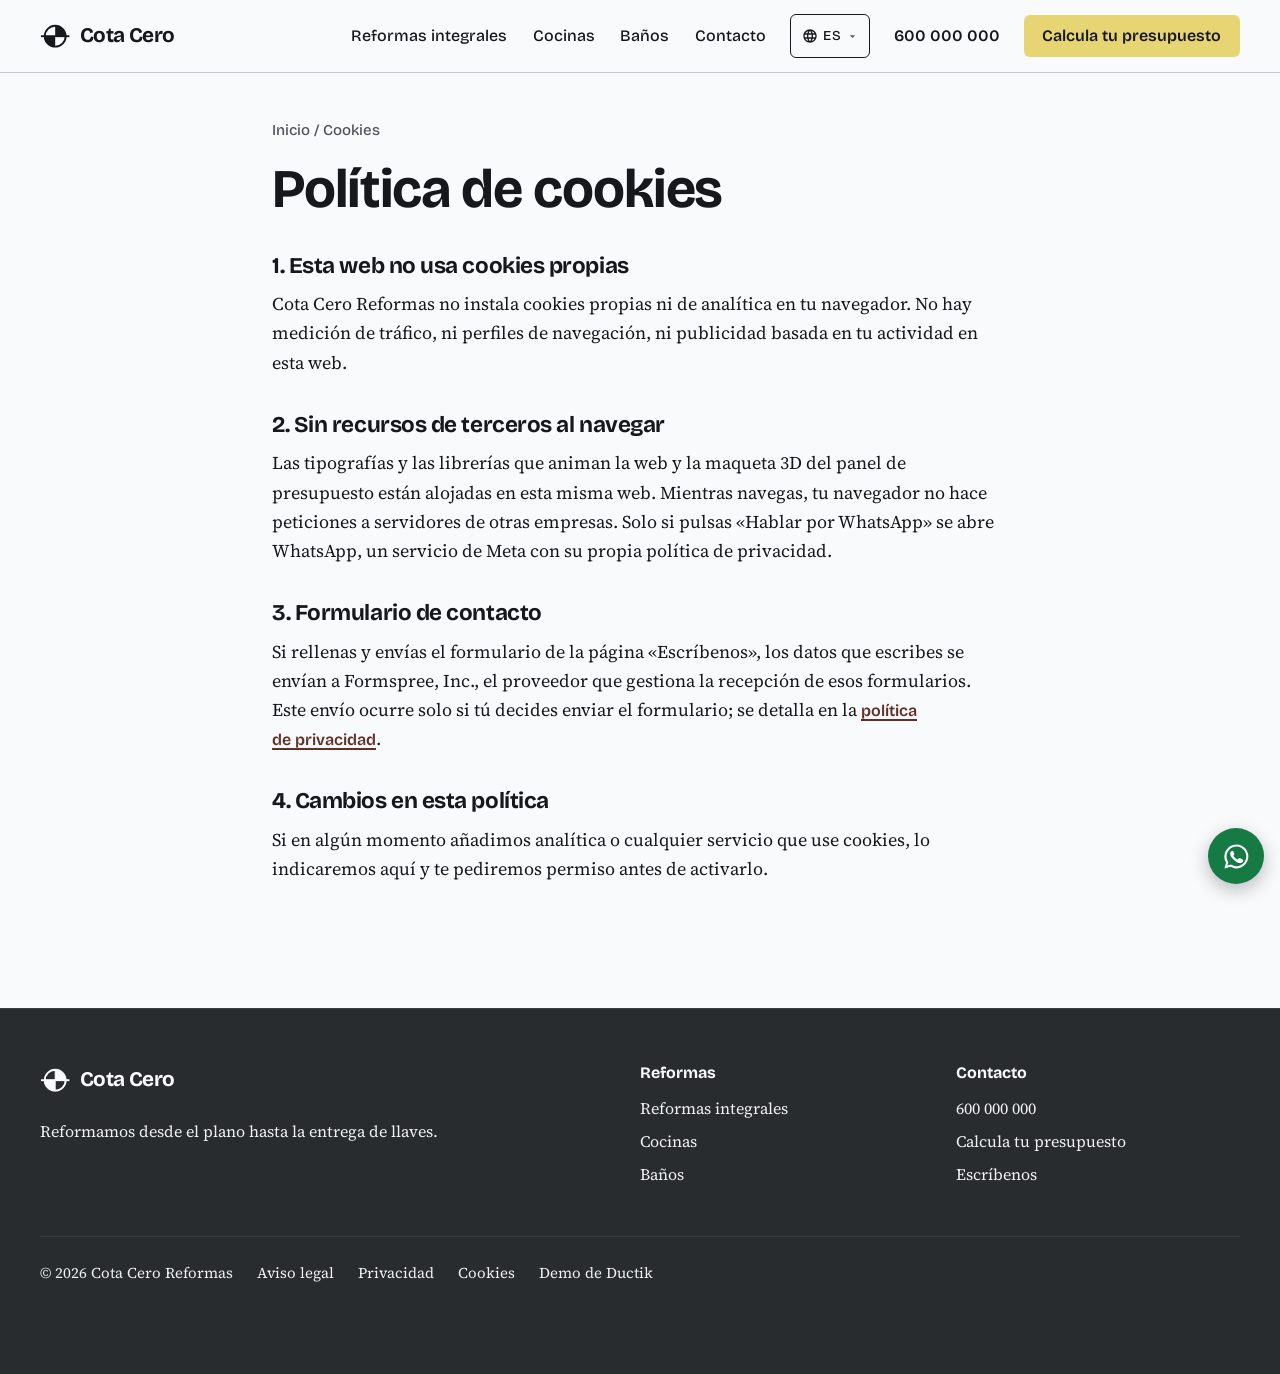
<file: politica-cookies.html>
<!DOCTYPE html>
<html lang="es">
<head>
  <meta charset="UTF-8">
  <meta name="viewport" content="width=device-width, initial-scale=1">
  <title>Política de cookies · Cota Cero Reformas</title>
  <meta name="description" content="Esta web no usa cookies propias ni de analítica. Qué recursos externos carga y qué información pueden recibir.">
  <!-- Web de demostració: no s'indexa (PLA.md §Honestedat). -->
  <meta name="robots" content="noindex, nofollow">
  <meta name="theme-color" content="#F9FAFC">
  <link rel="icon" href="assets/favicon.svg" type="image/svg+xml">
  <link rel="stylesheet" href="css/fonts.css?v=20261021c">
  <link rel="stylesheet" href="css/styles.css?v=20261113a">
  <script src="js/i18n.js?v=20261021c"></script>
</head>
<body>
  <a class="salta" href="#contingut">Saltar al contenido</a>

  <header class="cap">
    <div class="wrap cap-in">
      <a class="marca" href="index.html" aria-label="Cota Cero Reformas, inicio">
        <svg viewBox="0 0 32 32" aria-hidden="true"><circle cx="16" cy="16" r="11" fill="none" stroke="currentColor" stroke-width="2"/><path d="M16 5a11 11 0 0 1 11 11H16z" fill="currentColor"/><path d="M16 16v11A11 11 0 0 1 5 16z" fill="currentColor"/><path d="M1 16h30" stroke="currentColor" stroke-width="2"/></svg>
        Cota Cero
      </a>
      <nav class="nav" id="nav" aria-label="Principal">
        <a href="reformas-integrales.html">Reformas integrales</a>
        <a href="cocinas.html">Cocinas</a>
        <a href="banos.html">Baños</a>
        <a href="contacto.html">Contacto</a>
        <a class="nav-tel" href="tel:+34600000000">Llamar al 600 000 000</a>
      </nav>
      <!-- Desplegable d'idioma (plantilla: recursos-comuns/tria-idioma.html).
           NOMÉS existeix si el JS ha arrencat: js/i18n.js posa `te-js` a
           l'<html> des del <head>. Un control mort val menys que cap control. -->
      <div class="tria-idioma" data-idioma-tria>
        <button class="tria-idioma-boto" type="button" data-idioma-boto
                aria-expanded="false" aria-haspopup="true"
                aria-label="Idioma de la página">
          <svg viewBox="0 0 24 24" aria-hidden="true" focusable="false"><path d="M12 2C6.48 2 2 6.48 2 12s4.48 10 10 10 10-4.48 10-10S17.52 2 12 2Zm6.93 6h-2.95a15.65 15.65 0 0 0-1.38-3.56A8.03 8.03 0 0 1 18.92 8ZM12 4.04c.83 1.2 1.48 2.53 1.91 3.96h-3.82c.43-1.43 1.08-2.76 1.91-3.96ZM4.26 14a7.85 7.85 0 0 1 0-4h3.38a16.6 16.6 0 0 0-.14 2c0 .68.06 1.34.14 2Zm.82 2h2.95c.32 1.25.78 2.45 1.38 3.56A7.99 7.99 0 0 1 5.08 16Zm2.95-8H5.08a7.99 7.99 0 0 1 4.33-3.56A15.65 15.65 0 0 0 8.03 8ZM12 19.96c-.83-1.2-1.48-2.53-1.91-3.96h3.82c-.43 1.43-1.08 2.76-1.91 3.96ZM14.34 14H9.66c-.09-.66-.16-1.32-.16-2 0-.68.07-1.35.16-2h4.68c.09.65.16 1.32.16 2 0 .68-.07 1.34-.16 2Zm.25 5.56c.6-1.11 1.06-2.31 1.38-3.56h2.95a8.03 8.03 0 0 1-4.33 3.56ZM16.36 14c.08-.66.14-1.32.14-2 0-.68-.06-1.34-.14-2h3.38a7.85 7.85 0 0 1 0 4Z"/></svg>
          <span data-idioma-actual data-sense-traduir>ES</span>
          <svg class="tria-idioma-punta" viewBox="0 0 24 24" aria-hidden="true" focusable="false"><path d="M12 15 6 9h12z"/></svg>
        </button>
        <!-- Cada idioma es diu com es diu ell mateix, no traduït: qui busca la
             seva llengua busca la paraula que coneix. Sempre CA · ES · EN. -->
        <ul class="tria-idioma-menu" data-idioma-menu data-sense-traduir hidden>
          <li><button type="button" data-idioma-opcio="ca" lang="ca">Català</button></li>
          <li><button type="button" data-idioma-opcio="es" lang="es">Castellano</button></li>
          <li><button type="button" data-idioma-opcio="en" lang="en">English</button></li>
        </ul>
      </div>
      <a class="cap-tel" href="tel:+34600000000">600 000 000</a>
      <a class="btn btn-principal" href="presupuesto.html">Calcula tu presupuesto</a>
      <button class="nav-obre" type="button" aria-expanded="false" aria-controls="nav"><span></span><span class="visually-hidden">Menú</span></button>
    </div>
  </header>

  <main id="contingut">
    <article class="wrap legal">
      <p class="molla"><a href="index.html">Inicio</a> / Cookies</p>
      <h1>Política de cookies</h1>

      <h2>1. Esta web no usa cookies propias</h2>
      <p>Cota Cero Reformas no instala cookies propias ni de analítica en tu navegador. No hay medición de tráfico, ni perfiles de navegación, ni publicidad basada en tu actividad en esta web.</p>

      <h2>2. Sin recursos de terceros al navegar</h2>
      <p>Las tipografías y las librerías que animan la web y la maqueta 3D del panel de presupuesto están alojadas en esta misma web. Mientras navegas, tu navegador no hace peticiones a servidores de otras empresas. Solo si pulsas «Hablar por WhatsApp» se abre WhatsApp, un servicio de Meta con su propia política de privacidad.</p>

      <h2>3. Formulario de contacto</h2>
      <p>Si rellenas y envías el formulario de la página «Escríbenos», los datos que escribes se envían a Formspree, Inc., el proveedor que gestiona la recepción de esos formularios. Este envío ocurre solo si tú decides enviar el formulario; se detalla en la <a class="enllac" href="politica-privacidad.html">política de privacidad</a>.</p>

      <h2>4. Cambios en esta política</h2>
      <p>Si en algún momento añadimos analítica o cualquier servicio que use cookies, lo indicaremos aquí y te pediremos permiso antes de activarlo.</p>
    </article>
  </main>

  <footer class="peu">
    <div class="wrap">
      <div class="peu-in">
        <div>
          <a class="marca" href="index.html">
            <svg viewBox="0 0 32 32" aria-hidden="true"><circle cx="16" cy="16" r="11" fill="none" stroke="currentColor" stroke-width="2"/><path d="M16 5a11 11 0 0 1 11 11H16z" fill="currentColor"/><path d="M16 16v11A11 11 0 0 1 5 16z" fill="currentColor"/><path d="M1 16h30" stroke="currentColor" stroke-width="2"/></svg>
            Cota Cero
          </a>
          <p style="margin-top:1rem;max-width:26rem">Reformamos desde el plano hasta la entrega de llaves.</p>
        </div>
        <div>
          <h2>Reformas</h2>
          <ul>
            <li><a href="reformas-integrales.html">Reformas integrales</a></li>
            <li><a href="cocinas.html">Cocinas</a></li>
            <li><a href="banos.html">Baños</a></li>
          </ul>
        </div>
        <div>
          <h2>Contacto</h2>
          <ul>
            <li><a href="tel:+34600000000">600 000 000</a></li>
            <li><a href="presupuesto.html">Calcula tu presupuesto</a></li>
            <li><a href="contacto.html">Escríbenos</a></li>
          </ul>
        </div>
      </div>
      <div class="peu-baix">
        <span>© 2026 Cota Cero Reformas</span>
        <a href="aviso-legal.html">Aviso legal</a>
        <a href="politica-privacidad.html">Privacidad</a>
        <a href="politica-cookies.html">Cookies</a>
        <a class="peu-ductik" href="https://ductik.com/">Demo de Ductik</a>
      </div>
    </div>
  </footer>

  <a class="wa" href="https://wa.me/34600000000" aria-label="Escribir por WhatsApp">
    <svg viewBox="0 0 24 24" aria-hidden="true"><path fill="currentColor" d="M12 2a10 10 0 0 0-8.6 15.1L2 22l5-1.3A10 10 0 1 0 12 2Zm0 18.2a8.2 8.2 0 0 1-4.2-1.2l-.3-.2-3 .8.8-2.9-.2-.3A8.2 8.2 0 1 1 12 20.2Zm4.5-6.1c-.2-.1-1.5-.7-1.7-.8s-.4-.1-.6.1-.7.8-.8 1-.3.2-.5.1a6.7 6.7 0 0 1-3.3-2.9c-.3-.4.3-.4.7-1.3a.5.5 0 0 0 0-.5l-.8-1.9c-.2-.5-.4-.4-.6-.4h-.5a1 1 0 0 0-.7.3 3 3 0 0 0-.9 2.2 5.2 5.2 0 0 0 1.1 2.8 11.9 11.9 0 0 0 4.6 4c1.7.7 2.4.8 3.2.7a2.8 2.8 0 0 0 1.8-1.3 2.3 2.3 0 0 0 .2-1.3c-.1-.1-.3-.2-.5-.3Z"/></svg>
  </a>
<script src="js/traduccions.js?v=20261114a" defer></script>
<script src="js/main.js?v=20261021c" defer></script>
</body>
</html>
</file>
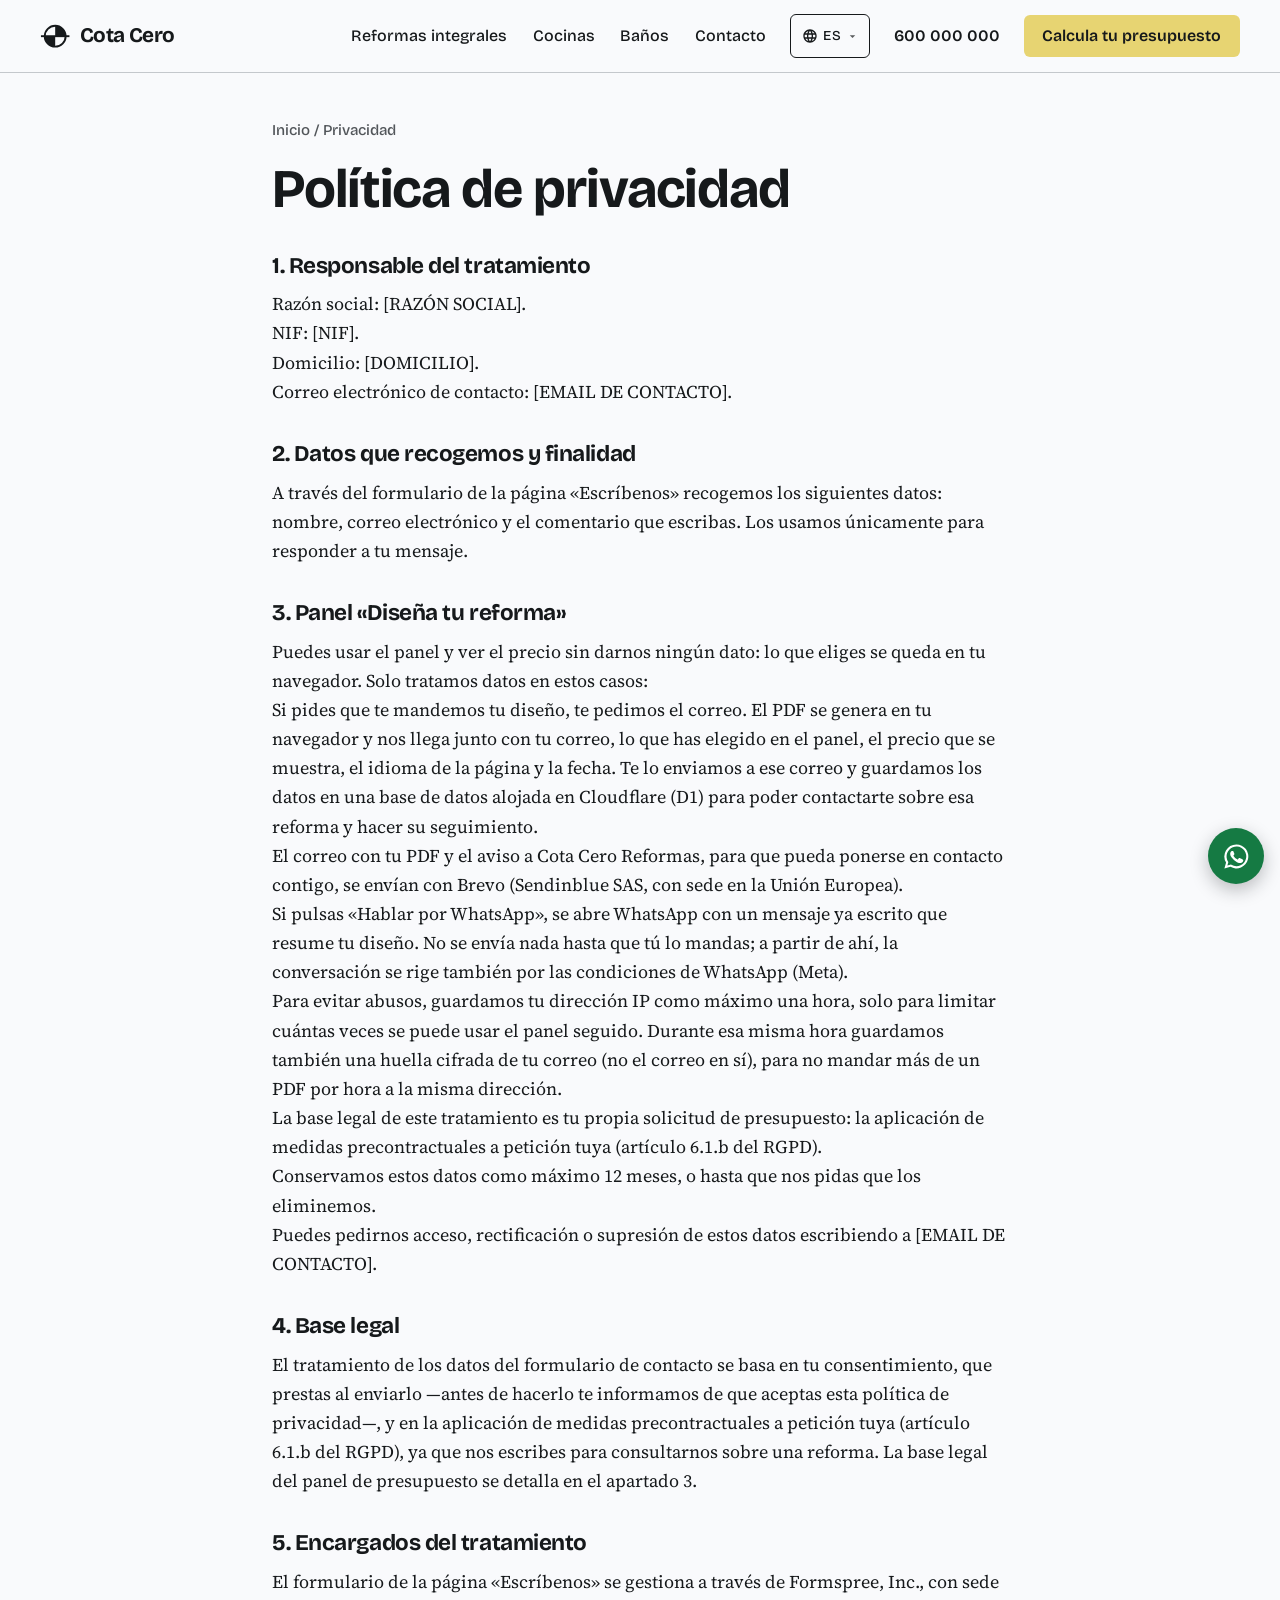
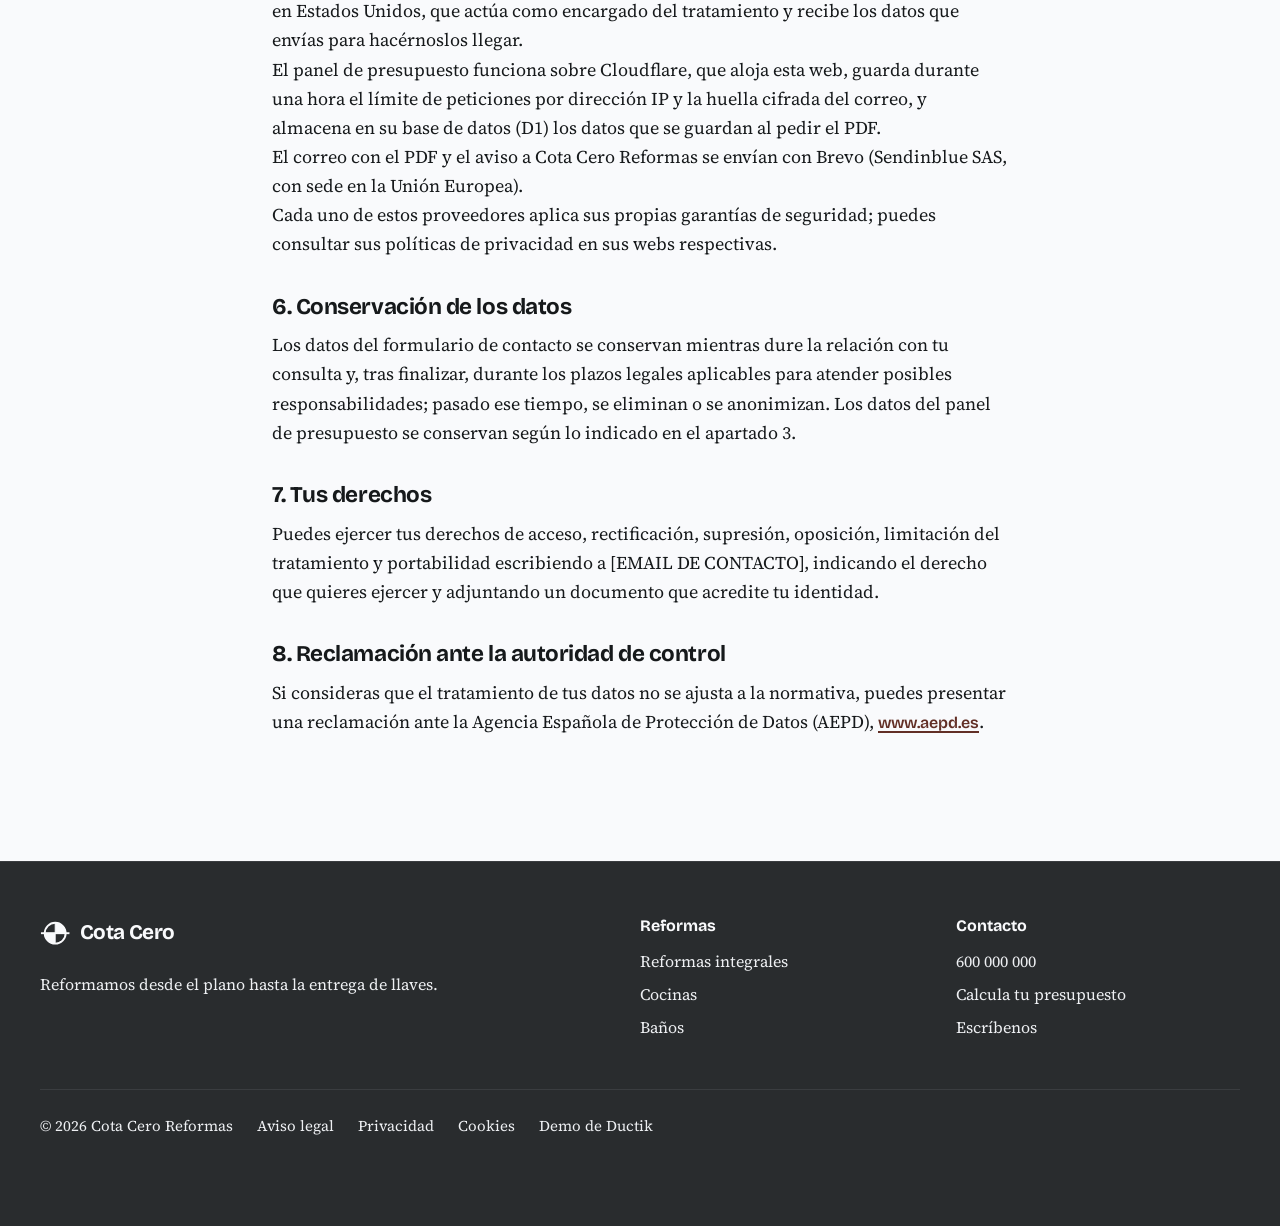
<file: politica-privacidad.html>
<!DOCTYPE html>
<html lang="es">
<head>
  <meta charset="UTF-8">
  <meta name="viewport" content="width=device-width, initial-scale=1">
  <title>Política de privacidad · Cota Cero Reformas</title>
  <meta name="description" content="Qué datos recogemos al pedir presupuesto, con qué finalidad y cómo ejercer tus derechos de protección de datos.">
  <!-- Web de demostració: no s'indexa (PLA.md §Honestedat). -->
  <meta name="robots" content="noindex, nofollow">
  <meta name="theme-color" content="#F9FAFC">
  <link rel="icon" href="assets/favicon.svg" type="image/svg+xml">
  <link rel="stylesheet" href="css/fonts.css?v=20261021c">
  <link rel="stylesheet" href="css/styles.css?v=20261113a">
  <script src="js/i18n.js?v=20261021c"></script>
</head>
<body>
  <a class="salta" href="#contingut">Saltar al contenido</a>

  <header class="cap">
    <div class="wrap cap-in">
      <a class="marca" href="index.html" aria-label="Cota Cero Reformas, inicio">
        <svg viewBox="0 0 32 32" aria-hidden="true"><circle cx="16" cy="16" r="11" fill="none" stroke="currentColor" stroke-width="2"/><path d="M16 5a11 11 0 0 1 11 11H16z" fill="currentColor"/><path d="M16 16v11A11 11 0 0 1 5 16z" fill="currentColor"/><path d="M1 16h30" stroke="currentColor" stroke-width="2"/></svg>
        Cota Cero
      </a>
      <nav class="nav" id="nav" aria-label="Principal">
        <a href="reformas-integrales.html">Reformas integrales</a>
        <a href="cocinas.html">Cocinas</a>
        <a href="banos.html">Baños</a>
        <a href="contacto.html">Contacto</a>
        <a class="nav-tel" href="tel:+34600000000">Llamar al 600 000 000</a>
      </nav>
      <!-- Desplegable d'idioma (plantilla: recursos-comuns/tria-idioma.html).
           NOMÉS existeix si el JS ha arrencat: js/i18n.js posa `te-js` a
           l'<html> des del <head>. Un control mort val menys que cap control. -->
      <div class="tria-idioma" data-idioma-tria>
        <button class="tria-idioma-boto" type="button" data-idioma-boto
                aria-expanded="false" aria-haspopup="true"
                aria-label="Idioma de la página">
          <svg viewBox="0 0 24 24" aria-hidden="true" focusable="false"><path d="M12 2C6.48 2 2 6.48 2 12s4.48 10 10 10 10-4.48 10-10S17.52 2 12 2Zm6.93 6h-2.95a15.65 15.65 0 0 0-1.38-3.56A8.03 8.03 0 0 1 18.92 8ZM12 4.04c.83 1.2 1.48 2.53 1.91 3.96h-3.82c.43-1.43 1.08-2.76 1.91-3.96ZM4.26 14a7.85 7.85 0 0 1 0-4h3.38a16.6 16.6 0 0 0-.14 2c0 .68.06 1.34.14 2Zm.82 2h2.95c.32 1.25.78 2.45 1.38 3.56A7.99 7.99 0 0 1 5.08 16Zm2.95-8H5.08a7.99 7.99 0 0 1 4.33-3.56A15.65 15.65 0 0 0 8.03 8ZM12 19.96c-.83-1.2-1.48-2.53-1.91-3.96h3.82c-.43 1.43-1.08 2.76-1.91 3.96ZM14.34 14H9.66c-.09-.66-.16-1.32-.16-2 0-.68.07-1.35.16-2h4.68c.09.65.16 1.32.16 2 0 .68-.07 1.34-.16 2Zm.25 5.56c.6-1.11 1.06-2.31 1.38-3.56h2.95a8.03 8.03 0 0 1-4.33 3.56ZM16.36 14c.08-.66.14-1.32.14-2 0-.68-.06-1.34-.14-2h3.38a7.85 7.85 0 0 1 0 4Z"/></svg>
          <span data-idioma-actual data-sense-traduir>ES</span>
          <svg class="tria-idioma-punta" viewBox="0 0 24 24" aria-hidden="true" focusable="false"><path d="M12 15 6 9h12z"/></svg>
        </button>
        <!-- Cada idioma es diu com es diu ell mateix, no traduït: qui busca la
             seva llengua busca la paraula que coneix. Sempre CA · ES · EN. -->
        <ul class="tria-idioma-menu" data-idioma-menu data-sense-traduir hidden>
          <li><button type="button" data-idioma-opcio="ca" lang="ca">Català</button></li>
          <li><button type="button" data-idioma-opcio="es" lang="es">Castellano</button></li>
          <li><button type="button" data-idioma-opcio="en" lang="en">English</button></li>
        </ul>
      </div>
      <a class="cap-tel" href="tel:+34600000000">600 000 000</a>
      <a class="btn btn-principal" href="presupuesto.html">Calcula tu presupuesto</a>
      <button class="nav-obre" type="button" aria-expanded="false" aria-controls="nav"><span></span><span class="visually-hidden">Menú</span></button>
    </div>
  </header>

  <main id="contingut">
    <article class="wrap legal">
      <p class="molla"><a href="index.html">Inicio</a> / Privacidad</p>
      <h1>Política de privacidad</h1>

      <h2>1. Responsable del tratamiento</h2>
      <ul>
        <li>Razón social: [RAZÓN SOCIAL].</li>
        <li>NIF: [NIF].</li>
        <li>Domicilio: [DOMICILIO].</li>
        <li>Correo electrónico de contacto: [EMAIL DE CONTACTO].</li>
      </ul>

      <h2>2. Datos que recogemos y finalidad</h2>
      <p>A través del formulario de la página «Escríbenos» recogemos los siguientes datos: nombre, correo electrónico y el comentario que escribas. Los usamos únicamente para responder a tu mensaje.</p>

      <h2>3. Panel «Diseña tu reforma»</h2>
      <p>Puedes usar el panel y ver el precio sin darnos ningún dato: lo que eliges se queda en tu navegador. Solo tratamos datos en estos casos:</p>
      <ul>
        <li>Si pides que te mandemos tu diseño, te pedimos el correo. El PDF se genera en tu navegador y nos llega junto con tu correo, lo que has elegido en el panel, el precio que se muestra, el idioma de la página y la fecha. Te lo enviamos a ese correo y guardamos los datos en una base de datos alojada en Cloudflare (D1) para poder contactarte sobre esa reforma y hacer su seguimiento.</li>
        <li>El correo con tu PDF y el aviso a Cota Cero Reformas, para que pueda ponerse en contacto contigo, se envían con Brevo (Sendinblue SAS, con sede en la Unión Europea).</li>
        <li>Si pulsas «Hablar por WhatsApp», se abre WhatsApp con un mensaje ya escrito que resume tu diseño. No se envía nada hasta que tú lo mandas; a partir de ahí, la conversación se rige también por las condiciones de WhatsApp (Meta).</li>
        <li>Para evitar abusos, guardamos tu dirección IP como máximo una hora, solo para limitar cuántas veces se puede usar el panel seguido. Durante esa misma hora guardamos también una huella cifrada de tu correo (no el correo en sí), para no mandar más de un PDF por hora a la misma dirección.</li>
        <li>La base legal de este tratamiento es tu propia solicitud de presupuesto: la aplicación de medidas precontractuales a petición tuya (artículo 6.1.b del RGPD).</li>
        <li>Conservamos estos datos como máximo 12 meses, o hasta que nos pidas que los eliminemos.</li>
        <li>Puedes pedirnos acceso, rectificación o supresión de estos datos escribiendo a [EMAIL DE CONTACTO].</li>
      </ul>

      <h2>4. Base legal</h2>
      <p>El tratamiento de los datos del formulario de contacto se basa en tu consentimiento, que prestas al enviarlo —antes de hacerlo te informamos de que aceptas esta política de privacidad—, y en la aplicación de medidas precontractuales a petición tuya (artículo 6.1.b del RGPD), ya que nos escribes para consultarnos sobre una reforma. La base legal del panel de presupuesto se detalla en el apartado 3.</p>

      <h2>5. Encargados del tratamiento</h2>
      <ul>
        <li>El formulario de la página «Escríbenos» se gestiona a través de Formspree, Inc., con sede en Estados Unidos, que actúa como encargado del tratamiento y recibe los datos que envías para hacérnoslos llegar.</li>
        <li>El panel de presupuesto funciona sobre Cloudflare, que aloja esta web, guarda durante una hora el límite de peticiones por dirección IP y la huella cifrada del correo, y almacena en su base de datos (D1) los datos que se guardan al pedir el PDF.</li>
        <li>El correo con el PDF y el aviso a Cota Cero Reformas se envían con Brevo (Sendinblue SAS, con sede en la Unión Europea).</li>
      </ul>
      <p>Cada uno de estos proveedores aplica sus propias garantías de seguridad; puedes consultar sus políticas de privacidad en sus webs respectivas.</p>

      <h2>6. Conservación de los datos</h2>
      <p>Los datos del formulario de contacto se conservan mientras dure la relación con tu consulta y, tras finalizar, durante los plazos legales aplicables para atender posibles responsabilidades; pasado ese tiempo, se eliminan o se anonimizan. Los datos del panel de presupuesto se conservan según lo indicado en el apartado 3.</p>

      <h2>7. Tus derechos</h2>
      <p>Puedes ejercer tus derechos de acceso, rectificación, supresión, oposición, limitación del tratamiento y portabilidad escribiendo a [EMAIL DE CONTACTO], indicando el derecho que quieres ejercer y adjuntando un documento que acredite tu identidad.</p>

      <h2>8. Reclamación ante la autoridad de control</h2>
      <p>Si consideras que el tratamiento de tus datos no se ajusta a la normativa, puedes presentar una reclamación ante la Agencia Española de Protección de Datos (AEPD), <a class="enllac" href="https://www.aepd.es" target="_blank" rel="noopener">www.aepd.es</a>.</p>
    </article>
  </main>

  <footer class="peu">
    <div class="wrap">
      <div class="peu-in">
        <div>
          <a class="marca" href="index.html">
            <svg viewBox="0 0 32 32" aria-hidden="true"><circle cx="16" cy="16" r="11" fill="none" stroke="currentColor" stroke-width="2"/><path d="M16 5a11 11 0 0 1 11 11H16z" fill="currentColor"/><path d="M16 16v11A11 11 0 0 1 5 16z" fill="currentColor"/><path d="M1 16h30" stroke="currentColor" stroke-width="2"/></svg>
            Cota Cero
          </a>
          <p style="margin-top:1rem;max-width:26rem">Reformamos desde el plano hasta la entrega de llaves.</p>
        </div>
        <div>
          <h2>Reformas</h2>
          <ul>
            <li><a href="reformas-integrales.html">Reformas integrales</a></li>
            <li><a href="cocinas.html">Cocinas</a></li>
            <li><a href="banos.html">Baños</a></li>
          </ul>
        </div>
        <div>
          <h2>Contacto</h2>
          <ul>
            <li><a href="tel:+34600000000">600 000 000</a></li>
            <li><a href="presupuesto.html">Calcula tu presupuesto</a></li>
            <li><a href="contacto.html">Escríbenos</a></li>
          </ul>
        </div>
      </div>
      <div class="peu-baix">
        <span>© 2026 Cota Cero Reformas</span>
        <a href="aviso-legal.html">Aviso legal</a>
        <a href="politica-privacidad.html">Privacidad</a>
        <a href="politica-cookies.html">Cookies</a>
        <a class="peu-ductik" href="https://ductik.com/">Demo de Ductik</a>
      </div>
    </div>
  </footer>

  <a class="wa" href="https://wa.me/34600000000" aria-label="Escribir por WhatsApp">
    <svg viewBox="0 0 24 24" aria-hidden="true"><path fill="currentColor" d="M12 2a10 10 0 0 0-8.6 15.1L2 22l5-1.3A10 10 0 1 0 12 2Zm0 18.2a8.2 8.2 0 0 1-4.2-1.2l-.3-.2-3 .8.8-2.9-.2-.3A8.2 8.2 0 1 1 12 20.2Zm4.5-6.1c-.2-.1-1.5-.7-1.7-.8s-.4-.1-.6.1-.7.8-.8 1-.3.2-.5.1a6.7 6.7 0 0 1-3.3-2.9c-.3-.4.3-.4.7-1.3a.5.5 0 0 0 0-.5l-.8-1.9c-.2-.5-.4-.4-.6-.4h-.5a1 1 0 0 0-.7.3 3 3 0 0 0-.9 2.2 5.2 5.2 0 0 0 1.1 2.8 11.9 11.9 0 0 0 4.6 4c1.7.7 2.4.8 3.2.7a2.8 2.8 0 0 0 1.8-1.3 2.3 2.3 0 0 0 .2-1.3c-.1-.1-.3-.2-.5-.3Z"/></svg>
  </a>
<script src="js/traduccions.js?v=20261114a" defer></script>
<script src="js/main.js?v=20261021c" defer></script>
</body>
</html>
</file>
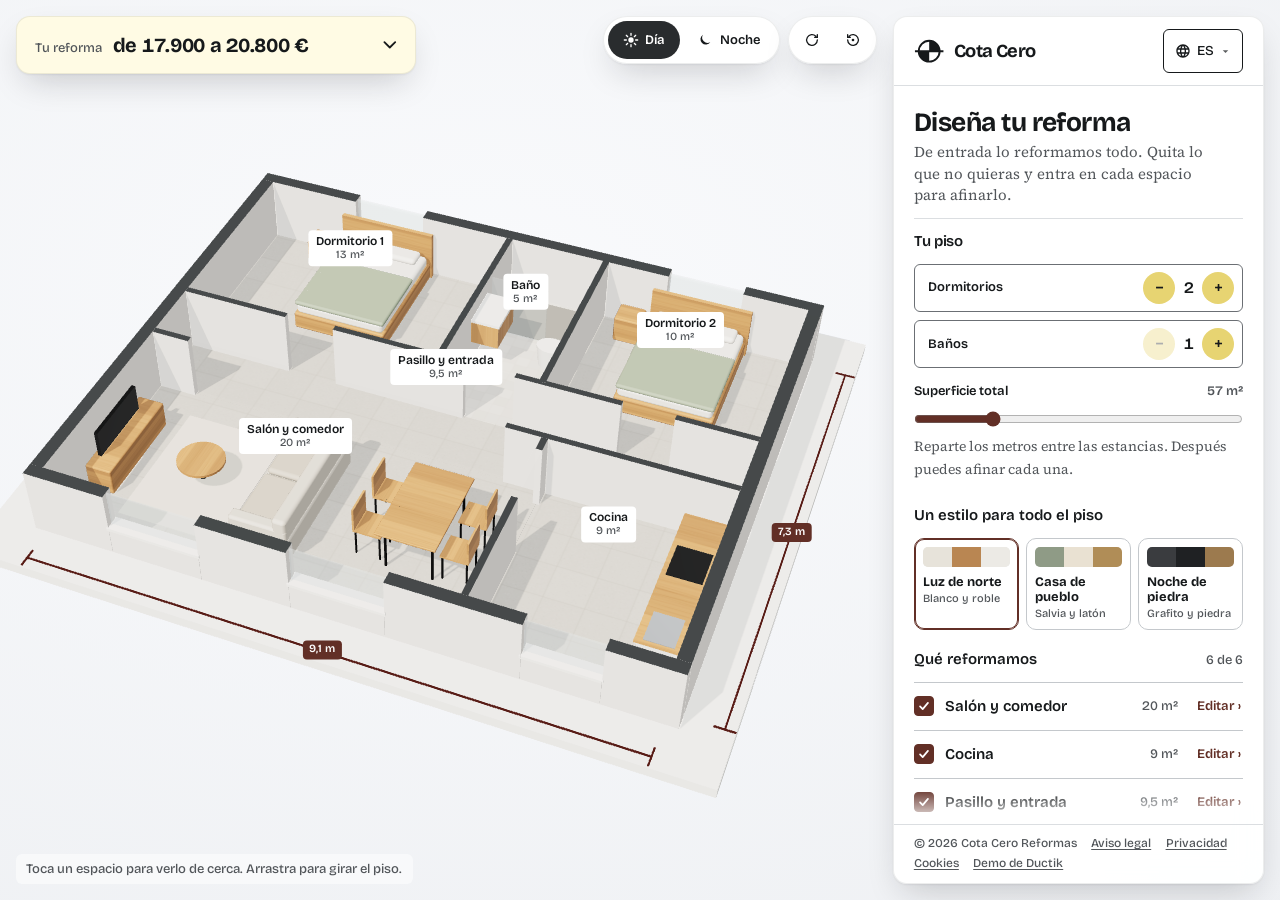
<file: presupuesto.html>
<!DOCTYPE html>
<html lang="es">
<head>
  <meta charset="UTF-8">
  <meta name="viewport" content="width=device-width, initial-scale=1">
  <title>Diseña tu reforma · Cota Cero Reformas</title>
  <meta name="description" content="Elige cocina, baño o piso entero, cambia acabados, luces y metros en una maqueta 3D y mira el precio orientativo mientras eliges.">
  <meta property="og:type" content="website">
  <meta property="og:title" content="Diseña tu reforma · Cota Cero Reformas">
  <meta property="og:description" content="Elige cocina, baño o piso entero, cambia acabados, luces y metros en una maqueta 3D y mira el precio orientativo mientras eliges.">
  <meta property="og:image" content="https://cotacero.ductik.com/assets/img/srv-integral.jpg">
  <meta name="twitter:card" content="summary_large_image">
  <!-- Web de demostració: no s'indexa (PLA.md §Honestedat). -->
  <meta name="robots" content="noindex, nofollow">
  <meta name="theme-color" content="#F9FAFC">
  <link rel="icon" href="assets/favicon.svg" type="image/svg+xml">
  <link rel="stylesheet" href="css/fonts.css?v=20261021c">
  <link rel="stylesheet" href="css/styles.css?v=20261113a">
  <link rel="preload" href="assets/fonts/BricolageGrotesque-0.woff2" as="font" type="font/woff2" crossorigin>
  <link rel="stylesheet" href="css/panell.css?v=20261115a">
  <script src="js/i18n.js?v=20261021c"></script>
  <!-- Des de cocinas.html i banos.html (?tipo=cocina|bano): el panell és només d'aquella habitació (en Lluc, 16/10/2026).
       Es marca abans de pintar perquè no surti el bloc del pis ni un moment. -->
  <script>(function () {
    var m = location.search.match(/[?&]tipo=(cocina|bano)(?![a-z])/) || location.hash.match(/^#(cocina|bano)$/);
    var h = !m && location.hash.match(/^#d=([A-Za-z0-9_-]{1,6000})$/);   // enllaç al disseny (#d=): l'habitació hi va dins
    if (h) try { var d = JSON.parse(atob(h[1].replace(/-/g, '+').replace(/_/g, '/'))); if (d.v === 1 && (d.t === 'cocina' || d.t === 'bano')) m = [0, d.t]; } catch (e) {}
    if (m) document.documentElement.dataset.sol = m[1];
  })();</script>
  <script type="importmap">{ "imports": { "three": "./assets/js/three/three.module.min.js" } }</script>
</head>
<!-- Distribució de la peça 16 (en Lluc, 21/10/2026): el 3D a pantalla sencera, la targeta de preu flotant
     a dalt a l'esquerra, els controls de llum i vista sobre el 3D i el panell flotant a la dreta. -->
<body class="pg-panell">
  <a class="salta" href="#contingut">Saltar al contenido</a>

  <main id="contingut" class="pn" data-mode="cocina">
    <!-- ═══ VISOR 3D: darrere de tot ═══ -->
    <section class="pn-visor" aria-label="Vista 3D de tu reforma">
      <canvas class="pn-canvas" aria-hidden="true"></canvas>
      <!-- Objecte triat (peça 3; en Lluc, 25/10/2026): pastilla petita d'icones a sobre de l'objecte: girar 90°, treure
           (vermell) i confirmar (verd: es queda on és). Només icones: el nom de l'objecte va a l'aria-label i al title. -->
      <div class="pn-sel" data-sel role="toolbar" aria-label="Objeto elegido" hidden>
        <button type="button" class="pn-sel-boto pn-sel-gira" data-gira aria-label="Girar 90°" title="Girar 90°">
          <svg viewBox="0 0 24 24" aria-hidden="true"><rect x="10.5" y="10.5" width="9" height="9" rx="1.5" fill="none" stroke="currentColor" stroke-width="2"/><path d="M4.5 13A8.5 8.5 0 0 1 13 4.5M10.4 2 13 4.5l-2.6 2.5" fill="none" stroke="currentColor" stroke-width="2" stroke-linecap="round" stroke-linejoin="round"/></svg>
        </button>
        <button type="button" class="pn-sel-boto pn-sel-treu" data-treu aria-label="Quitar de la sala" title="Quitar de la sala">
          <svg viewBox="0 0 24 24" aria-hidden="true"><path d="M5 7h14M10 7V5h4v2M7 7l1 12h8l1-12M10.5 11v5M13.5 11v5" fill="none" stroke="currentColor" stroke-width="2" stroke-linecap="round" stroke-linejoin="round"/></svg>
        </button>
        <button type="button" class="pn-sel-boto pn-sel-ok" data-confirma aria-label="Dejarlo así" title="Dejarlo así">
          <svg viewBox="0 0 24 24" aria-hidden="true"><path d="m5 12.5 4.5 4.5L19 7.5" fill="none" stroke="currentColor" stroke-width="2.6" stroke-linecap="round" stroke-linejoin="round"/></svg>
        </button>
      </div>
      <p class="pn-cat-avis" data-cat-avis role="status" hidden></p>
      <div class="pn-etiquetes" aria-hidden="true"></div>
      <p class="pn-estat" data-estat="carrega">Montando la maqueta…</p>

      <div class="pn-controls">
        <div class="pn-pastilla" role="group" aria-label="Luz">
          <button type="button" data-llum="dia" aria-pressed="true">
            <svg viewBox="0 0 24 24" aria-hidden="true"><circle cx="12" cy="12" r="4" fill="currentColor"/><path d="M12 2v3M12 19v3M2 12h3M19 12h3M5 5l2 2M17 17l2 2M5 19l2-2M17 7l2-2" stroke="currentColor" stroke-width="2" stroke-linecap="round"/></svg>
            <span>Día</span>
          </button>
          <button type="button" data-llum="nit" aria-pressed="false">
            <svg viewBox="0 0 24 24" aria-hidden="true"><path d="M20 15A8 8 0 0 1 9 4a8 8 0 1 0 11 11Z" fill="currentColor"/></svg>
            <span>Noche</span>
          </button>
        </div>
        <div class="pn-pastilla" data-interior-ctrl>
          <button type="button" class="pn-abans" data-abans aria-pressed="false" hidden title="Mantén pulsado para ver cómo estaba">Antes</button>
          <button type="button" class="pn-ico" data-gir aria-pressed="false" aria-label="Girar sola">
            <svg viewBox="0 0 24 24" aria-hidden="true"><path d="M20 12a8 8 0 1 1-2.3-5.7M20 4v4h-4" fill="none" stroke="currentColor" stroke-width="2" stroke-linecap="round"/></svg>
          </button>
          <button type="button" class="pn-ico" data-reinicia aria-label="Volver a la vista inicial">
            <svg viewBox="0 0 24 24" aria-hidden="true"><path d="M4 12a8 8 0 1 0 2.3-5.7M4 4v4h4" fill="none" stroke="currentColor" stroke-width="2" stroke-linecap="round"/><circle cx="12" cy="12" r="2" fill="currentColor"/></svg>
          </button>
        </div>
      </div>

      <div class="pn-baix">
        <button type="button" class="pn-boto-3d pn-torna" data-torna hidden>
          <svg viewBox="0 0 24 24" aria-hidden="true"><path d="M14.7 5.3a1 1 0 0 1 0 1.4L9.4 12l5.3 5.3a1 1 0 1 1-1.4 1.4l-6-6a1 1 0 0 1 0-1.4l6-6a1 1 0 0 1 1.4 0Z" fill="currentColor"/></svg>
          Volver al piso
        </button>
        <button type="button" class="pn-boto-3d" data-tota hidden>
          <svg viewBox="0 0 24 24" aria-hidden="true"><path d="M14.7 5.3a1 1 0 0 1 0 1.4L9.4 12l5.3 5.3a1 1 0 1 1-1.4 1.4l-6-6a1 1 0 0 1 0-1.4l6-6a1 1 0 0 1 1.4 0Z" fill="currentColor"/></svg>
          <span data-tota-sol="cocina">Ver toda la cocina</span><span data-tota-sol="bano">Ver todo el baño</span>
        </button>
        <p class="pn-pista">Toca un espacio para verlo de cerca. Arrastra para girar el piso.</p>
      </div>
    </section>

    <!-- ═══ PREU: una línia plegada (en Lluc, 24/10/2026); la fletxa obre el desglossament, el correu i
         WhatsApp. A l'escriptori s'obre cap avall; al mòbil és la barra fixa de baix i s'obre cap amunt. ═══ -->
    <!-- Vel del mòbil darrere del full obert: tocar-lo el plega (a l'escriptori no es veu) -->
    <div class="pn-preu-vel" data-preu-vel hidden></div>
    <aside class="pn-preu" aria-label="Precio orientativo" data-preu>
      <div class="pn-preu-fila">
        <button type="button" class="pn-preu-obre" data-preu-obre aria-expanded="false" aria-controls="pn-preu-mes">
          <span class="pn-preu-linia"><span class="pn-preu-et">Tu reforma</span>
          <output class="pn-forquilla" data-total aria-live="polite">—</output></span>
          <svg viewBox="0 0 24 24" aria-hidden="true"><path d="m6 15 6-6 6 6" fill="none" stroke="currentColor" stroke-width="2" stroke-linecap="round" stroke-linejoin="round"/></svg>
        </button>
        <button type="button" class="pn-wa pn-wa-mini" data-whatsapp aria-label="Hablar por WhatsApp">
          <svg viewBox="0 0 24 24" aria-hidden="true"><path fill="currentColor" d="M12 2a10 10 0 0 0-8.6 15.1L2 22l5-1.3A10 10 0 1 0 12 2Zm0 18.2a8.2 8.2 0 0 1-4.2-1.1l-.3-.2-3 .8.8-2.9-.2-.3A8.2 8.2 0 1 1 12 20.2Zm4.5-6.1c-.2-.1-1.5-.7-1.7-.8-.2-.1-.4-.1-.6.1l-.8 1c-.1.2-.3.2-.5.1a6.7 6.7 0 0 1-3.3-2.9c-.3-.4.2-.4.7-1.3.1-.2 0-.3 0-.4l-.8-1.8c-.2-.5-.4-.4-.6-.4h-.5a1 1 0 0 0-.7.3 3 3 0 0 0-.9 2.2 5.2 5.2 0 0 0 1.1 2.7 11.8 11.8 0 0 0 4.5 4c1.7.7 2.4.8 3.2.6.5-.1 1.5-.6 1.7-1.2.2-.6.2-1.1.1-1.2l-.5-.3Z"/></svg>
        </button>
      </div>
      <div class="pn-preu-mes" id="pn-preu-mes" hidden>
        <div class="pn-preu-cap">
          <span class="pn-viu">Estimación en directo</span>
          <span class="pn-cinta" data-gama>Gama básica</span>
        </div>
        <p class="pn-xip" data-xip hidden></p>
        <p class="pn-nota-preu">Orientativo, IVA incluido. El precio final, después de la visita.</p>
        <div class="pn-desg">
          <h2 class="pn-desg-titol">Desglose</h2>
          <ul data-partides></ul>
        </div>
        <div class="pn-crida">
          <p class="pn-crida-text">¿Te encaja? Te lo mandamos o lo hablamos.</p>
          <p class="pn-cap-zona" data-cap-zona>Elige al menos una zona para ver el precio.</p>
          <div class="pn-accions">
            <button type="button" class="btn btn-principal" data-obre-pdf>
              <svg viewBox="0 0 24 24" aria-hidden="true"><path d="M3.5 6.5h17v11h-17z" fill="none" stroke="currentColor" stroke-width="1.8" stroke-linejoin="round"/><path d="m4 7 8 6.2L20 7" fill="none" stroke="currentColor" stroke-width="1.8" stroke-linecap="round" stroke-linejoin="round"/></svg>
              Envíamelo por correo
            </button>
            <button type="button" class="btn pn-wa" data-whatsapp>
              <svg viewBox="0 0 24 24" aria-hidden="true"><path fill="currentColor" d="M12 2a10 10 0 0 0-8.6 15.1L2 22l5-1.3A10 10 0 1 0 12 2Zm0 18.2a8.2 8.2 0 0 1-4.2-1.1l-.3-.2-3 .8.8-2.9-.2-.3A8.2 8.2 0 1 1 12 20.2Zm4.5-6.1c-.2-.1-1.5-.7-1.7-.8-.2-.1-.4-.1-.6.1l-.8 1c-.1.2-.3.2-.5.1a6.7 6.7 0 0 1-3.3-2.9c-.3-.4.2-.4.7-1.3.1-.2 0-.3 0-.4l-.8-1.8c-.2-.5-.4-.4-.6-.4h-.5a1 1 0 0 0-.7.3 3 3 0 0 0-.9 2.2 5.2 5.2 0 0 0 1.1 2.7 11.8 11.8 0 0 0 4.5 4c1.7.7 2.4.8 3.2.6.5-.1 1.5-.6 1.7-1.2.2-.6.2-1.1.1-1.2l-.5-.3Z"/></svg>
              WhatsApp
            </button>
          </div>
          <p class="pn-error" data-error-wa role="alert" hidden>No hemos podido abrir WhatsApp. Llámanos al <a href="tel:+34600000000">600 000 000</a>.</p>
        </div>
      </div>
    </aside>

    <!-- ═══ PANELL: flotant a la dreta ═══ -->
    <section class="pn-panell" aria-labelledby="pn-titol">
      <!-- Capçalera mínima (en Lluc, 21/10/2026): el logotip i l'idioma; el 3D ocupa la resta -->
      <header class="pn-cap">
        <a class="marca" href="index.html" aria-label="Cota Cero Reformas, inicio">
          <svg viewBox="0 0 32 32" aria-hidden="true"><circle cx="16" cy="16" r="11" fill="none" stroke="currentColor" stroke-width="2"/><path d="M16 5a11 11 0 0 1 11 11H16z" fill="currentColor"/><path d="M16 16v11A11 11 0 0 1 5 16z" fill="currentColor"/><path d="M1 16h30" stroke="currentColor" stroke-width="2"/></svg>
          Cota Cero
        </a>
      <!-- Desplegable d'idioma (plantilla: recursos-comuns/tria-idioma.html).
           NOMÉS existeix si el JS ha arrencat: js/i18n.js posa `te-js` a
           l'<html> des del <head>. Un control mort val menys que cap control. -->
      <div class="tria-idioma" data-idioma-tria>
        <button class="tria-idioma-boto" type="button" data-idioma-boto
                aria-expanded="false" aria-haspopup="true"
                aria-label="Idioma de la página">
          <svg viewBox="0 0 24 24" aria-hidden="true" focusable="false"><path d="M12 2C6.48 2 2 6.48 2 12s4.48 10 10 10 10-4.48 10-10S17.52 2 12 2Zm6.93 6h-2.95a15.65 15.65 0 0 0-1.38-3.56A8.03 8.03 0 0 1 18.92 8ZM12 4.04c.83 1.2 1.48 2.53 1.91 3.96h-3.82c.43-1.43 1.08-2.76 1.91-3.96ZM4.26 14a7.85 7.85 0 0 1 0-4h3.38a16.6 16.6 0 0 0-.14 2c0 .68.06 1.34.14 2Zm.82 2h2.95c.32 1.25.78 2.45 1.38 3.56A7.99 7.99 0 0 1 5.08 16Zm2.95-8H5.08a7.99 7.99 0 0 1 4.33-3.56A15.65 15.65 0 0 0 8.03 8ZM12 19.96c-.83-1.2-1.48-2.53-1.91-3.96h3.82c-.43 1.43-1.08 2.76-1.91 3.96ZM14.34 14H9.66c-.09-.66-.16-1.32-.16-2 0-.68.07-1.35.16-2h4.68c.09.65.16 1.32.16 2 0 .68-.07 1.34-.16 2Zm.25 5.56c.6-1.11 1.06-2.31 1.38-3.56h2.95a8.03 8.03 0 0 1-4.33 3.56ZM16.36 14c.08-.66.14-1.32.14-2 0-.68-.06-1.34-.14-2h3.38a7.85 7.85 0 0 1 0 4Z"/></svg>
          <span data-idioma-actual data-sense-traduir>ES</span>
          <svg class="tria-idioma-punta" viewBox="0 0 24 24" aria-hidden="true" focusable="false"><path d="M12 15 6 9h12z"/></svg>
        </button>
        <!-- Cada idioma es diu com es diu ell mateix, no traduït: qui busca la
             seva llengua busca la paraula que coneix. Sempre CA · ES · EN. -->
        <ul class="tria-idioma-menu" data-idioma-menu data-sense-traduir hidden>
          <li><button type="button" data-idioma-opcio="ca" lang="ca">Català</button></li>
          <li><button type="button" data-idioma-opcio="es" lang="es">Castellano</button></li>
          <li><button type="button" data-idioma-opcio="en" lang="en">English</button></li>
        </ul>
      </div>
      </header>

      <div class="pn-cos">
        <div class="pn-modes" role="group" aria-label="Qué reformamos">
          <button type="button" data-sol-boto="cocina" aria-pressed="false">Cocina</button>
          <button type="button" data-sol-boto="bano" aria-pressed="false">Baño</button>
        </div>
        <h1 id="pn-titol">
          <span data-titol-sol="">Diseña tu reforma</span>
          <span data-titol-sol="cocina">Diseña tu cocina</span>
          <span data-titol-sol="bano">Diseña tu baño</span>
        </h1>
        <p class="pn-intro">De entrada lo reformamos todo. Quita lo que no quieras y entra en cada espacio para afinarlo.</p>

        <!-- ── El pis: quantes estances i quines es reformen ── -->
        <section class="pn-grup pn-pis" aria-labelledby="pn-pis-titol">
          <h2 id="pn-pis-titol" class="pn-titol-grup">Tu piso</h2>
          <div class="pn-grup-comptadors">
            <div class="pn-comptador">
              <span id="pn-dorm">Dormitorios</span>
              <button type="button" data-compta="dorm" data-pas="-1" aria-label="Un dormitorio menos">−</button>
              <output data-compte="dorm" aria-labelledby="pn-dorm">2</output>
              <button type="button" data-compta="dorm" data-pas="1" aria-label="Un dormitorio más">+</button>
            </div>
            <div class="pn-comptador">
              <span id="pn-banys">Baños</span>
              <button type="button" data-compta="banos" data-pas="-1" aria-label="Un baño menos">−</button>
              <output data-compte="banos" aria-labelledby="pn-banys">1</output>
              <button type="button" data-compta="banos" data-pas="1" aria-label="Un baño más">+</button>
            </div>
          </div>
          <div class="pn-total-m2">
            <label for="pn-m2-total">Superficie total <output data-m2-total></output></label>
            <input class="pn-rang" id="pn-m2-total" type="range" min="40" max="200" step="1" value="70" data-m2-slider>
            <p class="pn-nota">Reparte los metros entre las estancias. Después puedes afinar cada una.</p>
          </div>
          <!-- Un estil per a tot el pis i la llista d'espais, tots marcats d'entrada (en Lluc, 24/10/2026) -->
          <div class="pn-estils pn-estils-pis">
            <p class="pn-titol-grup">Un estilo para todo el piso</p>
            <div class="pn-estils-fila">
              <button type="button" class="pn-estil" data-estil-pis="norte" aria-pressed="false"><span class="pn-tires"><i style="--m:#E7E3DA"></i><i style="--m:#B98652"></i><i style="--m:#ECEAE5"></i></span><b>Luz de norte</b><small>Blanco y roble</small></button>
              <button type="button" class="pn-estil" data-estil-pis="pueblo" aria-pressed="false"><span class="pn-tires"><i style="--m:#8F9B86"></i><i style="--m:#E9E1D2"></i><i style="--m:#B08D57"></i></span><b>Casa de pueblo</b><small>Salvia y latón</small></button>
              <button type="button" class="pn-estil" data-estil-pis="piedra" aria-pressed="false"><span class="pn-tires"><i style="--m:#3A3C3F"></i><i style="--m:#1F2123"></i><i style="--m:#9C7A4E"></i></span><b>Noche de piedra</b><small>Grafito y piedra</small></button>
            </div>
          </div>
          <p class="pn-titol-grup pn-llista-titol" id="pn-zones-titol">Qué reformamos <span data-compte-on></span></p>
          <ul class="pn-llista" data-zones aria-labelledby="pn-zones-titol"></ul>
          <button type="button" class="pn-tot" data-tot>Reformar todo el piso</button>
        </section>

        <!-- ── Editor de la zona triada ── -->
        <section class="pn-editor" data-editor aria-labelledby="pn-editor-nom" hidden>
          <button type="button" class="pn-enrere" data-torna-panell>
            <svg viewBox="0 0 24 24" aria-hidden="true"><path d="M14.7 5.3a1 1 0 0 1 0 1.4L9.4 12l5.3 5.3a1 1 0 1 1-1.4 1.4l-6-6a1 1 0 0 1 0-1.4l6-6a1 1 0 0 1 1.4 0Z" fill="currentColor"/></svg>
            Volver al piso
          </button>
          <div class="pn-editor-cap">
            <h2 id="pn-editor-nom" class="pn-titol-grup" data-editor-nom>Cocina</h2>
            <label class="pn-interruptor"><input type="checkbox" data-incloure checked><span>Reformar esta zona</span></label>
          </div>
          <!-- «Reformar només aquesta sala» (peça 5): la resta de la llista es desmarca i el preu és el d'aquesta sala -->
          <div class="pn-abast" role="group" aria-label="Qué reformamos">
            <button type="button" data-abast="sala" aria-pressed="false">Solo esta sala</button>
            <button type="button" data-abast="pis" aria-pressed="true">Todo el piso</button>
          </div>

        <!-- ── Cocina: la mida, tres estils i les parts (només la triada és oberta). Els preus de cada
             opció els escriu el JS a partir de PREUS; data-grup = un dels quatre grups (21/10/2026). ── -->
        <form class="pn-opcions" data-per="cocina" aria-label="Opciones de la cocina" hidden>
          <fieldset class="pn-grup pn-mida">
            <legend>Superficie <output data-tria="cocina.m2"></output></legend>
            <input class="pn-rang" type="range" name="m2" min="6" max="30" step="1" value="12" aria-label="Metros cuadrados de la cocina">
            <div class="pn-rang-escala" aria-hidden="true"><span>6 m²</span><span>30 m²</span></div>
            <p class="pn-avis" data-avis aria-live="polite" hidden></p>
          </fieldset>
          <div class="pn-grup pn-estils">
            <p class="pn-titol-grup">Empieza por un estilo</p>
            <div class="pn-estils-fila">
              <button type="button" class="pn-estil" data-estil="norte" aria-pressed="false"><span class="pn-tires"><i style="--m:#E7E3DA"></i><i style="--m:#B98652"></i><i style="--m:#ECEAE5"></i></span><b>Luz de norte</b><small>Blanco y roble</small></button>
              <button type="button" class="pn-estil" data-estil="pueblo" aria-pressed="false"><span class="pn-tires"><i style="--m:#8F9B86"></i><i style="--m:#E9E1D2"></i><i style="--m:#B08D57"></i></span><b>Casa de pueblo</b><small>Salvia y latón</small></button>
              <button type="button" class="pn-estil" data-estil="piedra" aria-pressed="false"><span class="pn-tires"><i style="--m:#3A3C3F"></i><i style="--m:#1F2123"></i><i style="--m:#9C7A4E"></i></span><b>Noche de piedra</b><small>Grafito y piedra</small></button>
            </div>
          </div>
          <div class="pn-grup pn-parts">
            <p class="pn-titol-grup">Las partes <span>Toca una para cambiarla</span></p>
            <div class="pn-graella" data-graella></div>
            <ul class="pn-llegenda" aria-hidden="true">
              <li data-grup="mob">Muebles y encimera</li><li data-grup="llum">Luces</li><li data-grup="terra">Suelo y paredes</li><li data-grup="aig">Grifo y electrodomésticos</li>
            </ul>

            <fieldset class="pn-part" data-part="forma" data-grup="mob" hidden>
              <legend>Distribución</legend>
              <p class="pn-part-sub">Dónde van los muebles. La isla pide 16 m².</p>
              <p class="pn-part-preu" data-part-preu></p>
              <div class="pn-targetes">
                <label class="pn-targeta"><input type="radio" name="forma" value="lineal" checked><span class="pn-dib" data-dib="lineal"></span><b>Lineal</b><small data-preu></small></label>
                <label class="pn-targeta"><input type="radio" name="forma" value="l"><span class="pn-dib" data-dib="l"></span><b>En L</b><small data-preu></small></label>
                <label class="pn-targeta"><input type="radio" name="forma" value="isla"><span class="pn-dib" data-dib="isla"></span><b>Con isla</b><small data-preu></small></label>
              </div>
            </fieldset>
            <fieldset class="pn-part" data-part="mobles" data-grup="mob" hidden>
              <legend>Muebles</legend>
              <p class="pn-part-sub">Frentes, cascos y montaje. Los ves cambiar en la maqueta.</p>
              <p class="pn-part-preu" data-part-preu></p>
              <div class="pn-sub"><p class="pn-sub-titol">Color del frente</p>
                <div class="pn-targetes">
                  <label class="pn-targeta"><input type="radio" name="frente" value="blanco" checked><span class="pn-color" style="--m:#E7E3DA"></span><b>Blanco roto</b><small data-preu></small></label>
                  <label class="pn-targeta"><input type="radio" name="frente" value="salvia"><span class="pn-color" style="--m:#8F9B86"></span><b>Verde salvia</b><small data-preu></small></label>
                  <label class="pn-targeta"><input type="radio" name="frente" value="noche"><span class="pn-color" style="--m:#2B3446"></span><b>Azul noche</b><small data-preu></small></label>
                  <label class="pn-targeta"><input type="radio" name="frente" value="grafito"><span class="pn-color" style="--m:#3A3C3F"></span><b>Grafito</b><small data-preu></small></label>
                  <label class="pn-targeta"><input type="radio" name="frente" value="roble"><span class="pn-color pn-color-fusta"></span><b>Roble</b><small data-preu></small></label>
                </div>
              </div>
              <div class="pn-sub"><p class="pn-sub-titol">Acabado</p>
                <div class="pn-targetes">
                  <label class="pn-targeta"><input type="radio" name="acabado" value="mate" checked><span class="pn-color" style="--m:#DDD8CE"></span><b>Mate</b><small data-preu></small></label>
                  <label class="pn-targeta"><input type="radio" name="acabado" value="satinado"><span class="pn-color" style="--m:linear-gradient(135deg,#FFFFFF,#DDD8CE 65%)"></span><b>Satinado</b><small data-preu></small></label>
                  <label class="pn-targeta"><input type="radio" name="acabado" value="ranurado"><span class="pn-color" style="--m:repeating-linear-gradient(90deg,#DDD8CE 0 7px,#BDB7AB 7px 8px)"></span><b>Ranurado</b><small data-preu></small></label>
                </div>
              </div>
            </fieldset>
            <fieldset class="pn-part" data-part="taulell" data-grup="mob" hidden>
              <legend>Encimera</legend>
              <p class="pn-part-sub">Tres centímetros de grosor, cortada y colocada en obra.</p>
              <p class="pn-part-preu" data-part-preu></p>
              <div class="pn-targetes">
                <label class="pn-targeta"><input type="radio" name="encimera" value="roble" checked><span class="pn-mat" data-mat="roble"></span><b>Roble macizo</b><small data-preu></small></label>
                <label class="pn-targeta"><input type="radio" name="encimera" value="cuarzo"><span class="pn-mat" data-mat="cuarzo"></span><b>Cuarzo blanco</b><small data-preu></small></label>
                <label class="pn-targeta"><input type="radio" name="encimera" value="marmol"><span class="pn-mat" data-mat="marmol"></span><b>Mármol negro</b><small data-preu></small></label>
              </div>
            </fieldset>
            <fieldset class="pn-part" data-part="tirador" data-grup="mob" hidden>
              <legend>Tiradores</legend>
              <p class="pn-part-sub">Para todos los muebles, altos y bajos.</p>
              <p class="pn-part-preu" data-part-preu></p>
              <div class="pn-targetes">
                <label class="pn-targeta"><input type="radio" name="tiradores" value="negro" checked><span class="pn-color" style="--m:linear-gradient(#ECEAE5 0 44%,#1C1D1E 44% 56%,#ECEAE5 56%)"></span><b>Barra negra</b><small data-preu></small></label>
                <label class="pn-targeta"><input type="radio" name="tiradores" value="laton"><span class="pn-color" style="--m:linear-gradient(#ECEAE5 0 44%,#B08D57 44% 56%,#ECEAE5 56%)"></span><b>Barra de latón</b><small data-preu></small></label>
                <label class="pn-targeta"><input type="radio" name="tiradores" value="gola"><span class="pn-color" style="--m:linear-gradient(#ECEAE5 0 18%,#9A968E 18% 26%,#ECEAE5 26%)"></span><b>Sin tirador, con gola</b><small data-preu></small></label>
              </div>
            </fieldset>
            <fieldset class="pn-part" data-part="frontal" data-grup="terra" hidden>
              <legend>Frontal</legend>
              <p class="pn-part-sub">La pared entre la encimera y los muebles altos.</p>
              <p class="pn-part-preu" data-part-preu></p>
              <div class="pn-targetes">
                <label class="pn-targeta"><input type="radio" name="frontal" value="pintura" checked><span class="pn-color" style="--m:#E8E6E0"></span><b>Pintura lavable</b><small data-preu></small></label>
                <label class="pn-targeta"><input type="radio" name="frontal" value="metro"><span class="pn-mat" data-mat="metro"></span><b>Azulejo metro</b><small data-preu></small></label>
                <label class="pn-targeta"><input type="radio" name="frontal" value="porcelanico"><span class="pn-mat" data-mat="cuarzo"></span><b>Porcelánico en una pieza</b><small data-preu></small></label>
              </div>
            </fieldset>
            <fieldset class="pn-part" data-part="terra" data-grup="terra" hidden>
              <legend>Suelo</legend>
              <p class="pn-part-sub">Quitamos el que hay y nivelamos antes de poner el nuevo.</p>
              <p class="pn-part-preu" data-part-preu></p>
              <div class="pn-targetes">
                <label class="pn-targeta"><input type="radio" name="suelo" value="porcelanico" checked><span class="pn-mat" data-mat="porcelanico"></span><b>Porcelánico</b><small data-preu></small></label>
                <label class="pn-targeta"><input type="radio" name="suelo" value="espiga"><span class="pn-mat" data-mat="espiga"></span><b>Roble en espiga</b><small data-preu></small></label>
                <label class="pn-targeta"><input type="radio" name="suelo" value="microcemento"><span class="pn-mat" data-mat="microcemento"></span><b>Microcemento</b><small data-preu></small></label>
              </div>
            </fieldset>
            <fieldset class="pn-part" data-part="parets" data-grup="terra" hidden>
              <legend>Paredes</legend>
              <p class="pn-part-sub">Dos manos de pintura plástica en toda la cocina.</p>
              <p class="pn-part-preu" data-part-preu></p>
              <div class="pn-targetes">
                <label class="pn-targeta"><input type="radio" name="paredes" value="blanco" checked><span class="pn-color" style="--m:#E8E6E0"></span><b>Blanco</b><small data-preu></small></label>
                <label class="pn-targeta"><input type="radio" name="paredes" value="arena"><span class="pn-color" style="--m:#D8CBB5"></span><b>Arena</b><small data-preu></small></label>
                <label class="pn-targeta"><input type="radio" name="paredes" value="humo"><span class="pn-color" style="--m:#A9ADAE"></span><b>Gris humo</b><small data-preu></small></label>
              </div>
            </fieldset>
            <fieldset class="pn-part" data-part="llum" data-grup="llum" hidden>
              <legend>Luces</legend>
              <p class="pn-part-sub">De noche las ves encendidas.</p>
              <p class="pn-part-preu" data-part-preu></p>
              <div class="pn-sub"><p class="pn-sub-titol">Lámparas</p>
                <div class="pn-targetes">
                  <label class="pn-targeta"><input type="radio" name="lamparas" value="focos" checked><span class="pn-color" style="--m:radial-gradient(circle at 50% 30%,#FFF4E0 0 14%,#ECEAE5 15%)"></span><b>Focos de techo</b><small data-preu></small></label>
                  <label class="pn-targeta"><input type="radio" name="lamparas" value="laton"><span class="pn-color" style="--m:radial-gradient(ellipse 40% 50% at 50% 70%,#B08D57 0 60%,#ECEAE5 62%)"></span><b>Colgantes de latón</b><small data-preu></small></label>
                  <label class="pn-targeta"><input type="radio" name="lamparas" value="cristal"><span class="pn-color" style="--m:radial-gradient(circle at 50% 62%,#FFF4E0 0 16%,#D9E2E4 17% 38%,#ECEAE5 40%)"></span><b>Colgantes de cristal</b><small data-preu></small></label>
                </div>
              </div>
              <div class="pn-sub"><p class="pn-sub-titol">Bajo los muebles altos</p>
                <div class="pn-targetes pn-targetes-2">
                  <label class="pn-targeta"><input type="radio" name="led" value="no" checked><span class="pn-color" style="--m:linear-gradient(#ECEAE5 0 40%,#C9C5BC 40% 46%,#ECEAE5 46%)"></span><b>Sin luz</b><small data-preu></small></label>
                  <label class="pn-targeta"><input type="radio" name="led" value="si"><span class="pn-color" style="--m:linear-gradient(#ECEAE5 0 40%,#FFE2B0 40% 46%,#FFF4E0 46% 60%,#ECEAE5 70%)"></span><b>Tira LED cálida</b><small data-preu></small></label>
                </div>
              </div>
            </fieldset>
            <fieldset class="pn-part" data-part="aixeta" data-grup="aig" hidden>
              <legend>Grifo y fregadero</legend>
              <p class="pn-part-sub">Fregadero bajo encimera y grifo de caño alto.</p>
              <p class="pn-part-preu" data-part-preu></p>
              <div class="pn-targetes">
                <label class="pn-targeta"><input type="radio" name="grifo" value="cromo" checked><span class="pn-color" style="--m:linear-gradient(135deg,#F2F3F4,#9DA2A6 55%,#E2E4E6)"></span><b>Cromo</b><small data-preu></small></label>
                <label class="pn-targeta"><input type="radio" name="grifo" value="negro"><span class="pn-color" style="--m:#1C1D1E"></span><b>Negro mate</b><small data-preu></small></label>
                <label class="pn-targeta"><input type="radio" name="grifo" value="laton"><span class="pn-color" style="--m:linear-gradient(135deg,#D9BE8A,#B08D57 55%,#CDB07A)"></span><b>Latón cepillado</b><small data-preu></small></label>
              </div>
            </fieldset>
            <fieldset class="pn-part" data-part="electro" data-grup="aig" hidden>
              <legend>Electrodomésticos</legend>
              <p class="pn-part-sub">Horno, placa, campana y nevera, colocados y conectados.</p>
              <p class="pn-part-preu" data-part-preu></p>
              <div class="pn-targetes pn-targetes-2">
                <label class="pn-targeta"><input type="radio" name="electro" value="ninguno" checked><span class="pn-color pn-color-buit"></span><b>Los pones tú</b><small data-preu></small></label>
                <label class="pn-targeta"><input type="radio" name="electro" value="inox"><span class="pn-color" style="--m:linear-gradient(135deg,#E4E6E8,#9DA2A6 55%,#D2D5D8)"></span><b>Acero inoxidable</b><small data-preu></small></label>
                <label class="pn-targeta"><input type="radio" name="electro" value="negro"><span class="pn-color" style="--m:linear-gradient(135deg,#3A3C3F,#16191B)"></span><b>Cristal negro</b><small data-preu></small></label>
                <label class="pn-targeta"><input type="radio" name="electro" value="integrados"><span class="pn-color" style="--m:repeating-linear-gradient(90deg,#E7E3DA 0 22px,#CFCAC0 22px 23px)"></span><b>Integrados en los muebles</b><small data-preu></small></label>
              </div>
            </fieldset>
            <fieldset class="pn-part" data-part="obra" hidden>
              <legend>Obra</legend>
              <p class="pn-part-sub">Lo que hacemos nosotros.</p>
              <p class="pn-part-preu" data-part-preu></p>
              <div class="pn-paquets">
                <label class="pn-paquet"><input type="radio" name="paquete" value="esencial" checked><b>Muebles y encimera <span data-preu></span></b><small>Montados, con fregadero y grifo.</small></label>
                <label class="pn-paquet"><input type="radio" name="paquete" value="completa"><b>Y la instalación <span data-preu></span></b><small>Además, luz y agua nuevas con boletín.</small></label>
                <label class="pn-paquet"><input type="radio" name="paquete" value="llave"><b>Llave en mano <span data-preu></span></b><small>Además, pintura, remates y limpieza final.</small></label>
              </div>
            </fieldset>
          </div>
        </form>

        <!-- ── Baño ── -->
        <form class="pn-opcions" data-per="bano" aria-label="Opciones del baño" hidden>
          <fieldset class="pn-grup pn-mida">
            <legend>Superficie <output data-tria="bano.m2"></output></legend>
            <input class="pn-rang" type="range" name="m2" min="4" max="12" step="0.5" value="5" aria-label="Metros cuadrados del baño">
            <div class="pn-rang-escala" aria-hidden="true"><span>4 m²</span><span>12 m²</span></div>
            <p class="pn-avis" data-avis aria-live="polite" hidden></p>
          </fieldset>
          <div class="pn-grup pn-estils">
            <p class="pn-titol-grup">Empieza por un estilo</p>
            <div class="pn-estils-fila">
              <button type="button" class="pn-estil" data-estil="norte" aria-pressed="false"><span class="pn-tires"><i style="--m:#ECEAE4"></i><i style="--m:#B98652"></i><i style="--m:#D9D6CF"></i></span><b>Luz de norte</b><small>Blanco y roble</small></button>
              <button type="button" class="pn-estil" data-estil="pueblo" aria-pressed="false"><span class="pn-tires"><i style="--m:#9DB4A6"></i><i style="--m:#ECEAE4"></i><i style="--m:#B08D57"></i></span><b>Casa de pueblo</b><small>Salvia y latón</small></button>
              <button type="button" class="pn-estil" data-estil="piedra" aria-pressed="false"><span class="pn-tires"><i style="--m:#3A3C3F"></i><i style="--m:#8E8A82"></i><i style="--m:#1C1D1E"></i></span><b>Noche de piedra</b><small>Grafito y piedra</small></button>
            </div>
          </div>
          <div class="pn-grup pn-parts">
            <p class="pn-titol-grup">Las partes <span>Toca una para cambiarla</span></p>
            <div class="pn-graella" data-graella></div>
            <ul class="pn-llegenda" aria-hidden="true">
              <li data-grup="mob">Muebles y encimera</li><li data-grup="llum">Luces</li><li data-grup="terra">Suelo y paredes</li><li data-grup="aig">Grifo y electrodomésticos</li>
            </ul>

            <fieldset class="pn-part" data-part="dutxa" data-grup="aig" hidden>
              <legend>Ducha o bañera</legend>
              <p class="pn-part-sub">La bañera pide 5 m².</p>
              <p class="pn-part-preu" data-part-preu></p>
              <div class="pn-targetes pn-targetes-2">
                <label class="pn-targeta"><input type="radio" name="tipo" value="ducha" checked><span class="pn-dib" data-dib="ducha"></span><b>Ducha a ras de suelo</b><small data-preu></small></label>
                <label class="pn-targeta"><input type="radio" name="tipo" value="banera"><span class="pn-dib" data-dib="banera"></span><b>Bañera con mampara</b><small data-preu></small></label>
              </div>
            </fieldset>
            <fieldset class="pn-part" data-part="moble" data-grup="mob" hidden>
              <legend>Mueble y lavabo</legend>
              <p class="pn-part-sub">Mueble suspendido con lavabo de cerámica encima.</p>
              <p class="pn-part-preu" data-part-preu></p>
              <div class="pn-targetes">
                <label class="pn-targeta"><input type="radio" name="mueble" value="roble" checked><span class="pn-color pn-color-fusta"></span><b>Roble</b><small data-preu></small></label>
                <label class="pn-targeta"><input type="radio" name="mueble" value="blanco"><span class="pn-color" style="--m:#ECEAE4"></span><b>Blanco</b><small data-preu></small></label>
                <label class="pn-targeta"><input type="radio" name="mueble" value="grafito"><span class="pn-color" style="--m:#3A3C3F"></span><b>Grafito</b><small data-preu></small></label>
              </div>
            </fieldset>
            <fieldset class="pn-part" data-part="mirall" data-grup="mob" hidden>
              <legend>Espejo</legend>
              <p class="pn-part-sub">Encima del lavabo.</p>
              <p class="pn-part-preu" data-part-preu></p>
              <div class="pn-targetes">
                <label class="pn-targeta"><input type="radio" name="espejo" value="redondo" checked><span class="pn-color" style="--m:radial-gradient(circle,#DCE2E4 0 52%,#B08D57 54% 60%,#ECEAE5 62%)"></span><b>Redondo de latón</b><small data-preu></small></label>
                <label class="pn-targeta"><input type="radio" name="espejo" value="luz"><span class="pn-color" style="--m:linear-gradient(#ECEAE5 0 12%,#FFF4E0 12% 18%,#DCE2E4 18% 82%,#FFF4E0 82% 88%,#ECEAE5 88%)"></span><b>Con luz</b><small data-preu></small></label>
                <label class="pn-targeta"><input type="radio" name="espejo" value="armario"><span class="pn-color" style="--m:linear-gradient(90deg,#DCE2E4 0 49%,#9DA2A6 49% 51%,#DCE2E4 51%)"></span><b>Armario con espejo</b><small data-preu></small></label>
              </div>
            </fieldset>
            <fieldset class="pn-part" data-part="vater" data-grup="aig" hidden>
              <legend>Inodoro</legend>
              <p class="pn-part-sub">Suspendido, con la cisterna dentro de la pared.</p>
              <p class="pn-part-preu" data-part-preu></p>
              <div class="pn-targetes pn-targetes-2">
                <label class="pn-targeta"><input type="radio" name="inodoro" value="blanco" checked><span class="pn-color" style="--m:#F6F6F3"></span><b>Blanco</b><small data-preu></small></label>
                <label class="pn-targeta"><input type="radio" name="inodoro" value="negro"><span class="pn-color" style="--m:#2A2C2E"></span><b>Negro mate</b><small data-preu></small></label>
              </div>
            </fieldset>
            <fieldset class="pn-part" data-part="aixeta" data-grup="aig" hidden>
              <legend>Grifería</legend>
              <p class="pn-part-sub">Lavabo y ducha, a juego.</p>
              <p class="pn-part-preu" data-part-preu></p>
              <div class="pn-targetes">
                <label class="pn-targeta"><input type="radio" name="griferia" value="cromo" checked><span class="pn-color" style="--m:linear-gradient(135deg,#F2F3F4,#9DA2A6 55%,#E2E4E6)"></span><b>Cromo</b><small data-preu></small></label>
                <label class="pn-targeta"><input type="radio" name="griferia" value="negro"><span class="pn-color" style="--m:#1C1D1E"></span><b>Negro mate</b><small data-preu></small></label>
                <label class="pn-targeta"><input type="radio" name="griferia" value="laton"><span class="pn-color" style="--m:linear-gradient(135deg,#D9BE8A,#B08D57 55%,#CDB07A)"></span><b>Latón cepillado</b><small data-preu></small></label>
              </div>
            </fieldset>
            <fieldset class="pn-part" data-part="terra" data-grup="terra" hidden>
              <legend>Suelo</legend>
              <p class="pn-part-sub">Antideslizante, también dentro de la ducha.</p>
              <p class="pn-part-preu" data-part-preu></p>
              <div class="pn-targetes">
                <label class="pn-targeta"><input type="radio" name="sueloB" value="rajola" checked><span class="pn-mat" data-mat="rajolaTerra"></span><b>Baldosa clara</b><small data-preu></small></label>
                <label class="pn-targeta"><input type="radio" name="sueloB" value="micro"><span class="pn-mat" data-mat="microcemento"></span><b>Microcemento</b><small data-preu></small></label>
                <label class="pn-targeta"><input type="radio" name="sueloB" value="piedra"><span class="pn-mat" data-mat="pedra"></span><b>Piedra natural</b><small data-preu></small></label>
              </div>
            </fieldset>
            <fieldset class="pn-part" data-part="parets" data-grup="terra" hidden>
              <legend>Azulejo</legend>
              <p class="pn-part-sub">Paredes de la ducha y del resto del baño, hasta el techo.</p>
              <p class="pn-part-preu" data-part-preu></p>
              <div class="pn-targetes">
                <label class="pn-targeta"><input type="radio" name="pared" value="blanco" checked><span class="pn-color" style="--m:#ECEAE4"></span><b>Blanco mate</b><small data-preu></small></label>
                <label class="pn-targeta"><input type="radio" name="pared" value="verde"><span class="pn-color" style="--m:#9DB4A6"></span><b>Verde agua</b><small data-preu></small></label>
                <label class="pn-targeta"><input type="radio" name="pared" value="cobalto"><span class="pn-color" style="--m:#2C4C9A"></span><b>Azul cobalto</b><small data-preu></small></label>
                <label class="pn-targeta"><input type="radio" name="pared" value="micro"><span class="pn-color" style="--m:#A7A6A0"></span><b>Microcemento gris</b><small data-preu></small></label>
              </div>
            </fieldset>
            <fieldset class="pn-part" data-part="llum" data-grup="llum" hidden>
              <legend>Luces</legend>
              <p class="pn-part-sub">De noche las ves encendidas.</p>
              <p class="pn-part-preu" data-part-preu></p>
              <div class="pn-targetes">
                <label class="pn-targeta"><input type="radio" name="luces" value="focos" checked><span class="pn-color" style="--m:radial-gradient(circle at 50% 30%,#FFF4E0 0 14%,#ECEAE5 15%)"></span><b>Focos de techo</b><small data-preu></small></label>
                <label class="pn-targeta"><input type="radio" name="luces" value="apliques"><span class="pn-color" style="--m:radial-gradient(ellipse 18% 40% at 25% 50%,#FFF4E0 0 60%,transparent 62%),radial-gradient(ellipse 18% 40% at 75% 50%,#FFF4E0 0 60%,#ECEAE5 62%)"></span><b>Apliques junto al espejo</b><small data-preu></small></label>
                <label class="pn-targeta"><input type="radio" name="luces" value="led"><span class="pn-color" style="--m:linear-gradient(#ECEAE5 0 30%,#FFE2B0 30% 36%,#FFF4E0 36% 50%,#ECEAE5 60%)"></span><b>Tira LED en la ducha</b><small data-preu></small></label>
              </div>
            </fieldset>
            <fieldset class="pn-part" data-part="obra" hidden>
              <legend>Obra</legend>
              <p class="pn-part-sub">Lo que hacemos nosotros.</p>
              <p class="pn-part-preu" data-part-preu></p>
              <div class="pn-paquets">
                <label class="pn-paquet"><input type="radio" name="paquete" value="esencial" checked><b>Alicatado y sanitarios <span data-preu></span></b><small>Paredes, suelo, plato o bañera, inodoro y lavabo.</small></label>
                <label class="pn-paquet"><input type="radio" name="paquete" value="completa"><b>Y la fontanería <span data-preu></span></b><small>Además, tuberías nuevas y mampara a medida.</small></label>
                <label class="pn-paquet"><input type="radio" name="paquete" value="llave"><b>Llave en mano <span data-preu></span></b><small>Además, toallero eléctrico y luz nueva.</small></label>
              </div>
            </fieldset>
          </div>
        </form>

        <!-- ── Dormitorio, salón o pasillo ── -->
        <form class="pn-opcions" data-per="estancia" aria-label="Opciones de la estancia" hidden>
          <fieldset class="pn-grup" data-camp="m2">
            <legend>Superficie <output data-tria="estancia.m2"></output></legend>
            <input class="pn-rang" type="range" name="m2" min="7" max="40" step="0.5" value="12" aria-label="Metros cuadrados de la estancia">
            <div class="pn-rang-escala" aria-hidden="true"><span data-rang-min></span><span data-rang-max></span></div>
          </fieldset>
          <p class="pn-nota" data-camp="pasillo">El pasillo mide lo que deja el resto del piso.</p>
          <!-- Catàleg (peça 3, en Lluc 24–25/10/2026): «Obra» té preu i mou la forquilla; «Muebles», no. Les fitxes les
               pinta js/cataleg.js, amb la miniatura de cada objecte feta amb la mateixa maqueta. -->
          <fieldset class="pn-grup pn-cataleg" data-camp="cataleg">
            <legend>Añadir a la sala</legend>
            <div class="pn-pestanyes" role="tablist" aria-label="Catálogo">
              <button type="button" role="tab" class="pn-pestanya" data-pestanya="obra" aria-selected="true" aria-controls="pn-objectes"><span data-nomes-idioma="es ca">Obra</span><span data-nomes-idioma="en" data-sense-traduir>Building work</span></button>
              <button type="button" role="tab" class="pn-pestanya" data-pestanya="moble" aria-selected="false" aria-controls="pn-objectes" tabindex="-1"><span data-nomes-idioma="es ca">Muebles</span><span data-nomes-idioma="en" data-sense-traduir>Furniture</span></button>
            </div>
            <p class="pn-cat-nota" data-cat-nota></p>
            <div class="pn-objectes" id="pn-objectes" role="tabpanel" data-objectes></div>
            <p class="pn-cat-nota pn-cat-com">En la maqueta, toca un objeto para elegirlo y arrástralo por el suelo.</p>
          </fieldset>
          <fieldset class="pn-grup">
            <legend>Suelo <output data-tria="estancia.suelo"></output></legend>
            <div class="pn-targetes pn-targetes-4">
              <label class="pn-targeta"><input type="radio" name="suelo" value="mantener"><span class="pn-mat" data-mat="viejo"></span><b>Dejar el actual</b><small>Incluido</small></label>
              <label class="pn-targeta"><input type="radio" name="suelo" value="porcelanico" checked><span class="pn-mat" data-mat="porcelanico"></span><b>Porcelánico</b><small>+55 €/m²</small></label>
              <label class="pn-targeta"><input type="radio" name="suelo" value="espiga"><span class="pn-mat" data-mat="espiga"></span><b>Roble en espiga</b><small>+85 €/m²</small></label>
              <label class="pn-targeta"><input type="radio" name="suelo" value="microcemento"><span class="pn-mat" data-mat="microcemento"></span><b>Microcemento</b><small>+75 €/m²</small></label>
            </div>
          </fieldset>
          <fieldset class="pn-grup">
            <legend>Paredes <output data-tria="estancia.paredes"></output></legend>
            <div class="pn-paquets">
              <label class="pn-paquet"><input type="radio" name="paredes" value="mantener"><b>Como están</b><small>No las tocamos.</small></label>
              <label class="pn-paquet"><input type="radio" name="paredes" value="pintar" checked><b>Pintar</b><small>Dos manos de pintura plástica. +22 €/m²</small></label>
              <label class="pn-paquet"><input type="radio" name="paredes" value="alisar"><b>Alisar y pintar</b><small>Quitamos el gotelé y la dejamos lisa. +48 €/m²</small></label>
            </div>
          </fieldset>
          <fieldset class="pn-grup" data-camp="extres">
            <legend>Extras</legend>
            <div class="pn-paquets">
              <label class="pn-check" data-camp="armario" hidden><input type="checkbox" name="armario"><b>Armario empotrado</b><small>+1.400 €</small></label>
              <label class="pn-check" data-camp="ventanas"><input type="checkbox" name="ventanas"><b>Ventanas nuevas</b><small>+900 € por ventana</small></label>
            </div>
          </fieldset>
        </form>
        </section>

      </div>

      <footer class="pn-peu">
        <span>© 2026 Cota Cero Reformas</span>
        <a href="aviso-legal.html">Aviso legal</a>
        <a href="politica-privacidad.html">Privacidad</a>
        <a href="politica-cookies.html">Cookies</a>
        <a href="https://ductik.com/">Demo de Ductik</a>
      </footer>
    </section>
  </main>

  <!-- ═══ PDF per correu (en Lluc, 24/10/2026): el navegador fa el PDF i /api/disseny l'envia amb Brevo, amb l'enllaç al disseny.
       Si el servidor falla, la finestra ensenya l'enllaç i un botó per copiar-lo (en Lluc, 25/10/2026). ═══ -->
  <dialog class="pn-dialeg" data-dialeg-pdf aria-labelledby="pn-pdf-titol">
    <form class="pn-pdf" data-form-pdf novalidate>
      <button type="button" class="pn-tanca" data-tanca aria-label="Cerrar">×</button>
      <h2 id="pn-pdf-titol">Te lo mandamos al correo</h2>
      <p>Un PDF con la maqueta, lo que has elegido y el precio de cada partida, para guardarlo o enseñarlo en casa.</p>
      <label class="pn-camp">
        <span>Tu correo</span>
        <input type="email" name="correu" autocomplete="email" required placeholder="nombre@correo.com">
      </label>
      <p class="pn-error" data-error-pdf role="alert" hidden>Escribe un correo válido, por ejemplo nombre@correo.com.</p>
      <div class="pn-enllac" data-enllac hidden>
        <input type="text" readonly data-enllac-url aria-label="Enlace a tu diseño">
        <button type="button" class="btn btn-principal pn-copia" data-copia>Copiar enlace</button>
      </div>
      <p class="pn-legal">Usamos tu correo para mandarte el PDF y hablar de esta reforma. Más detalles en la <a href="politica-privacidad.html">política de privacidad</a>.</p>
      <button type="submit" class="btn btn-principal boto-doble pn-baixa" data-baixa-pdf><span>Mandar el PDF</span><span data-espera-pdf>Enviando…</span></button>
      <p class="pn-fet" data-fet-pdf role="status" hidden></p>
    </form>
  </dialog>

  <script src="js/traduccions.js?v=20261114a" defer></script>
  <script src="js/main.js?v=20261021c" defer></script>
  <!-- Mòdul: s'executa després de traduccions.js (I18N ja llest) -->
  <script type="module" src="js/panell.js?v=20261113a"></script>
</body>
</html>
</file>
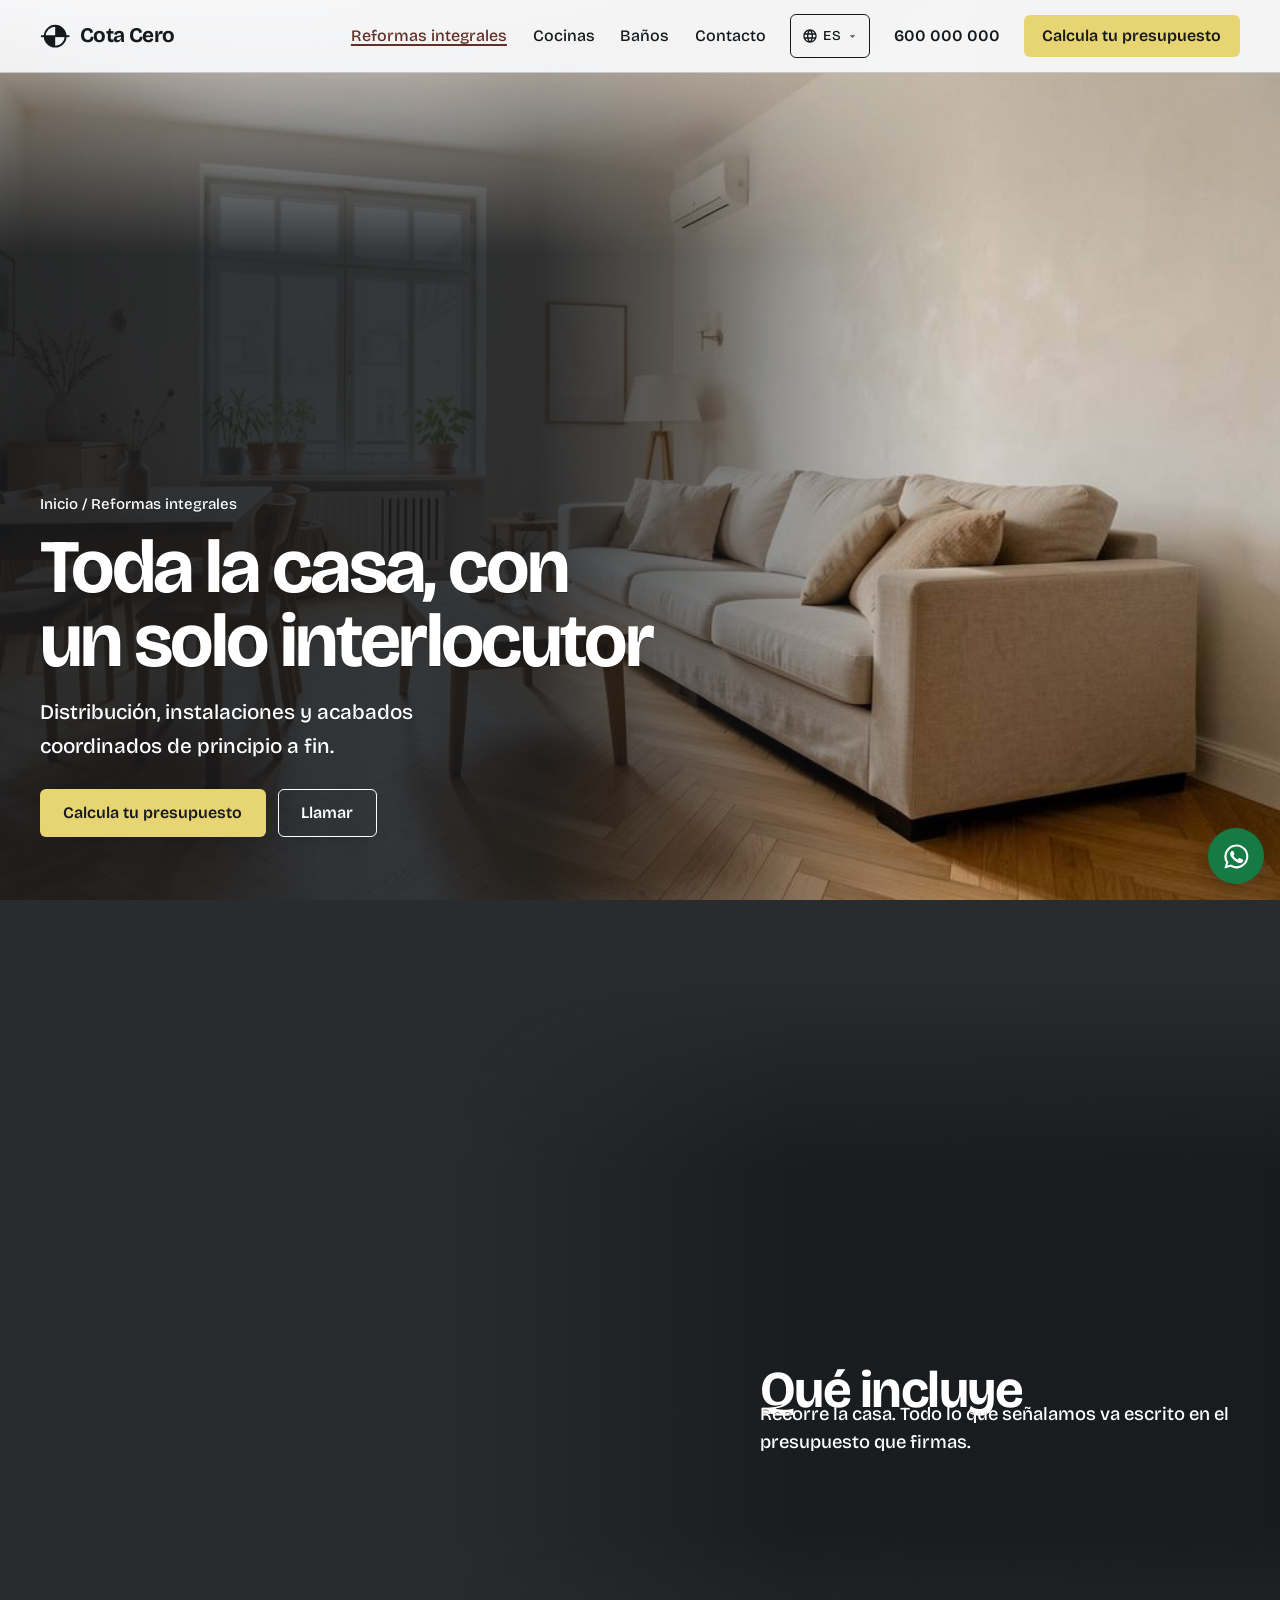
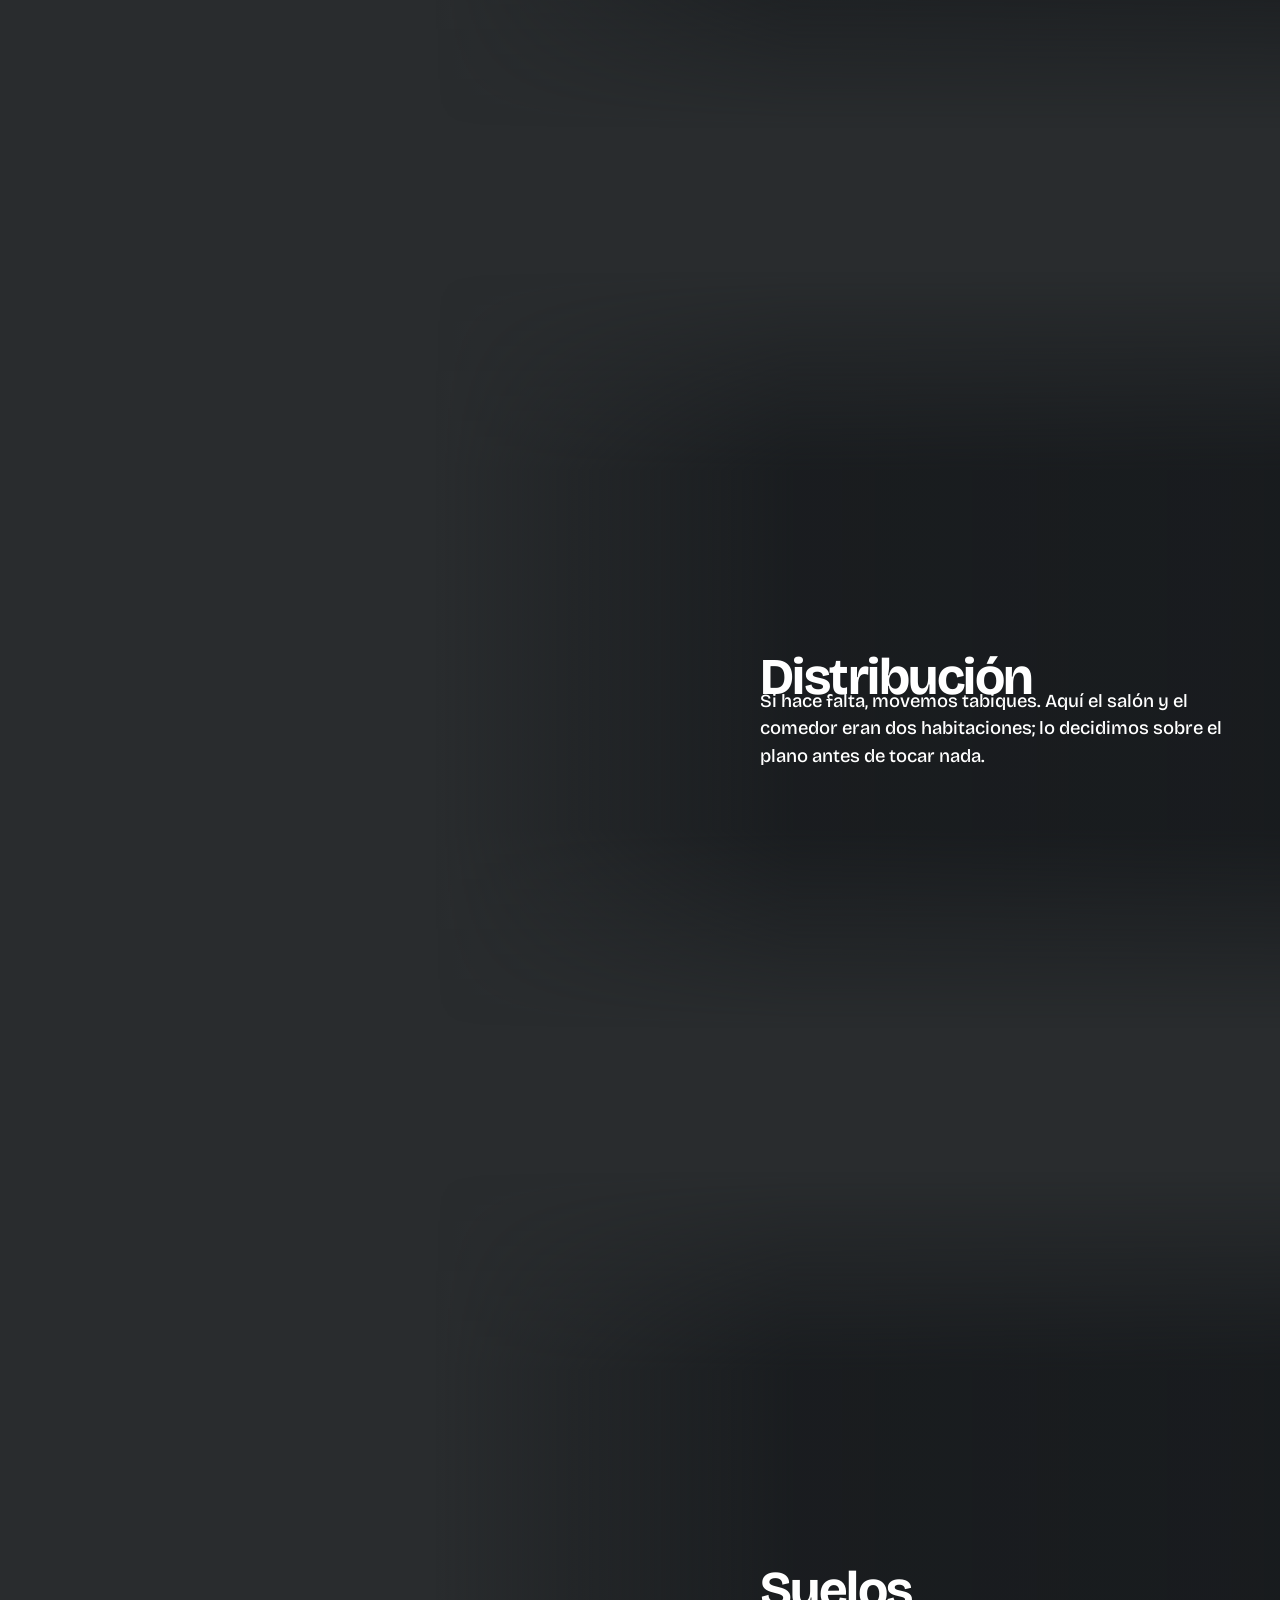
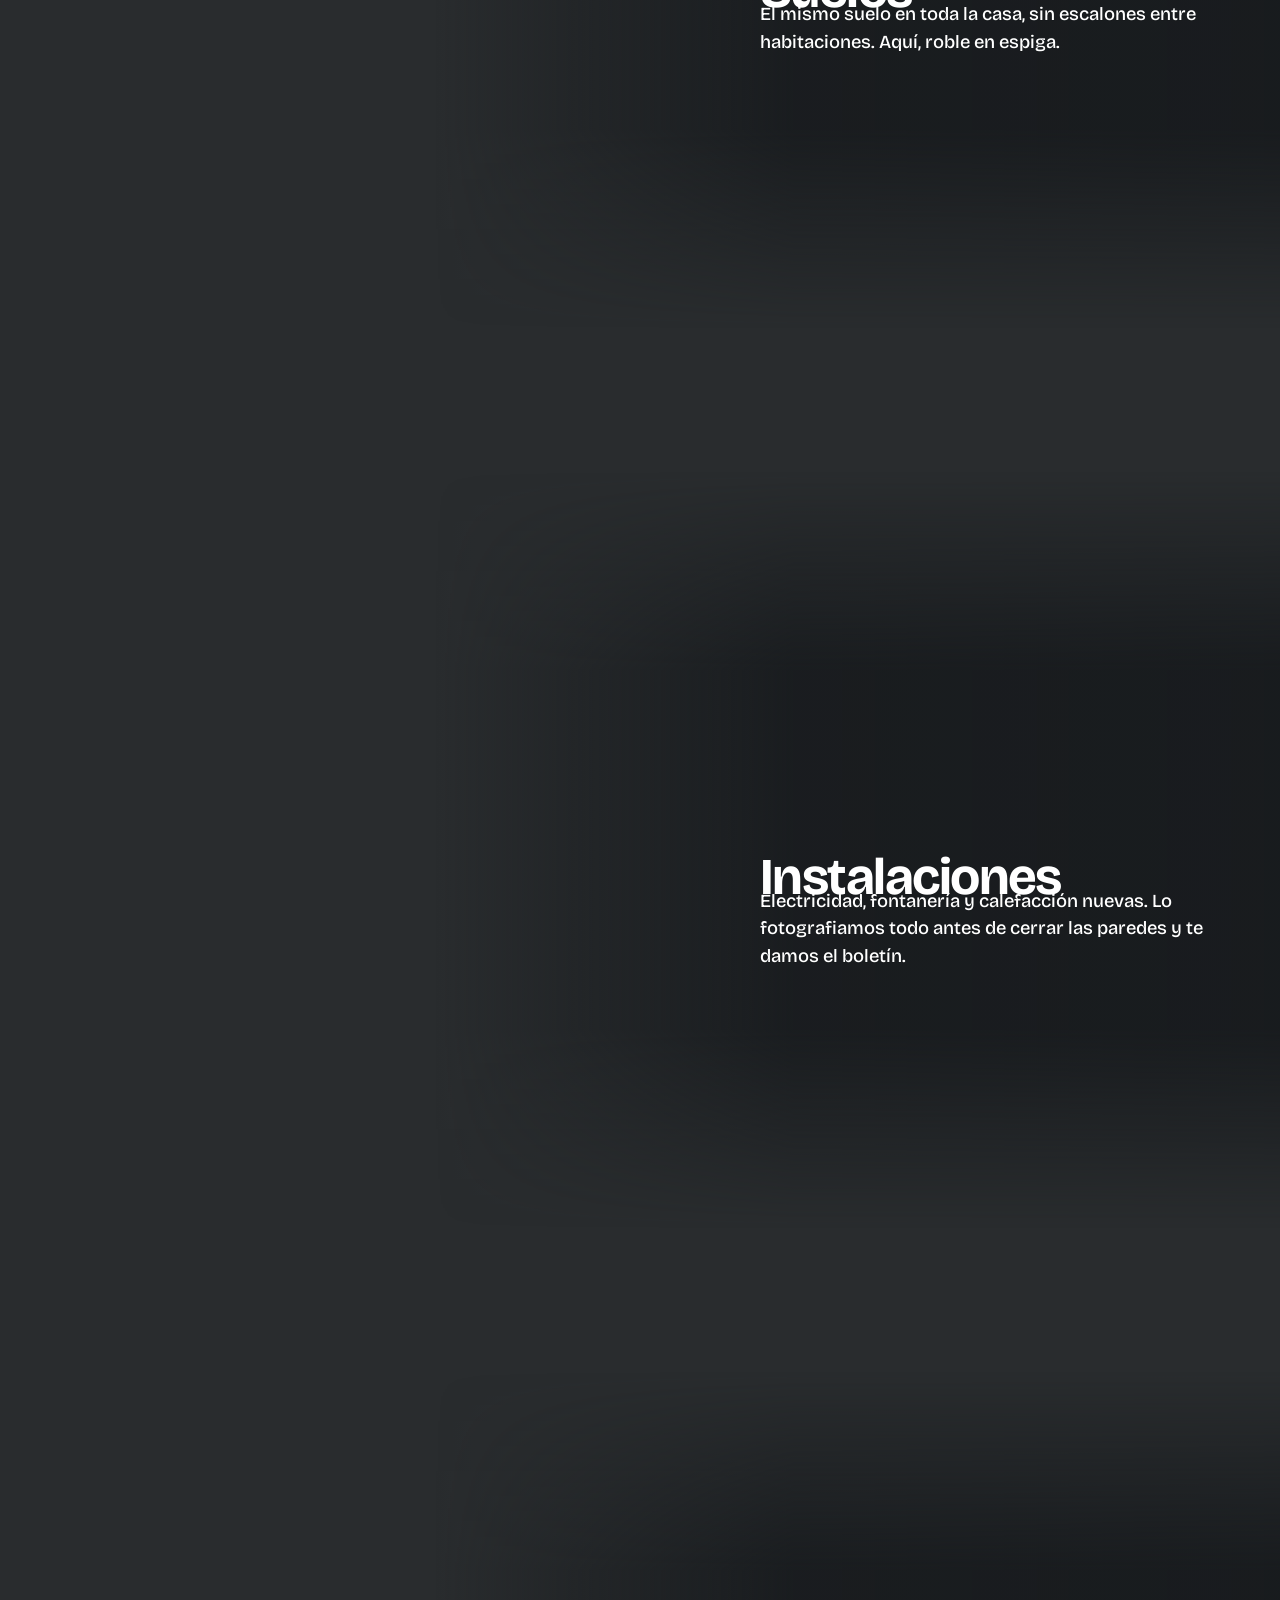
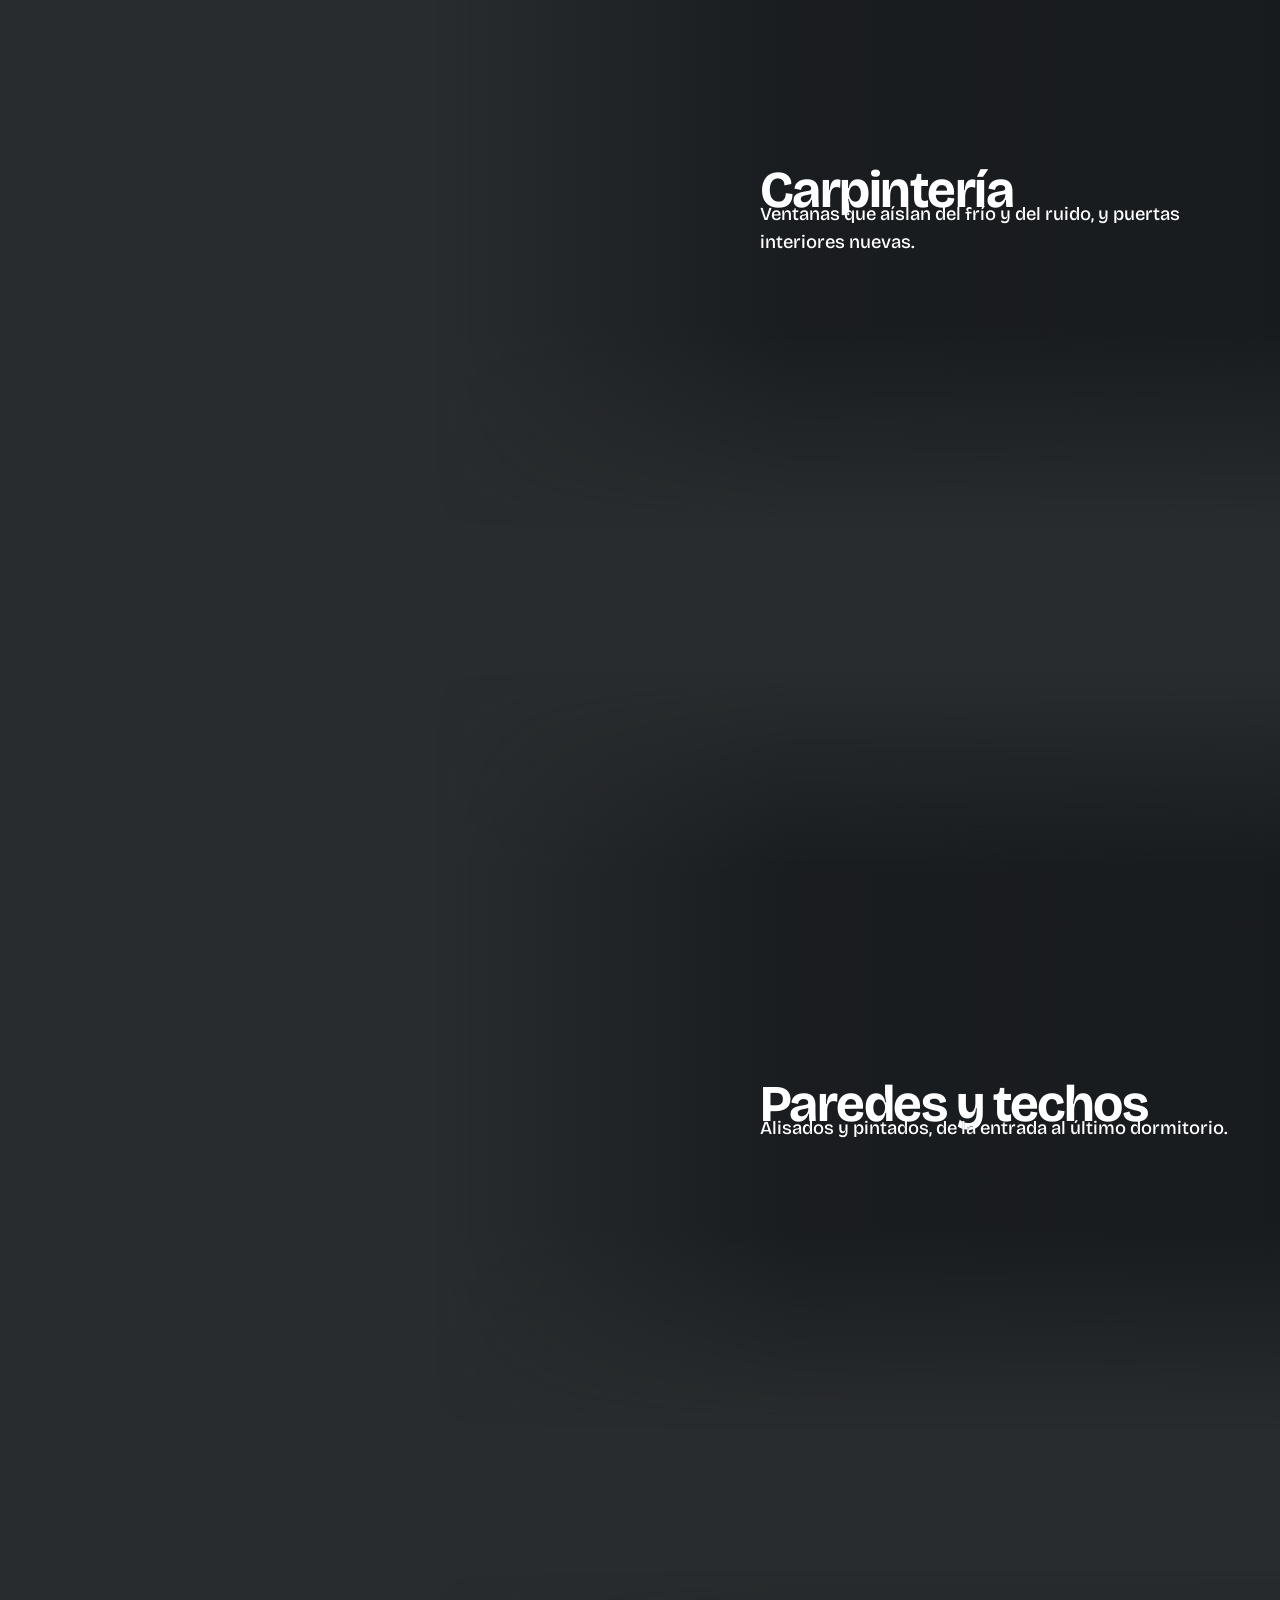
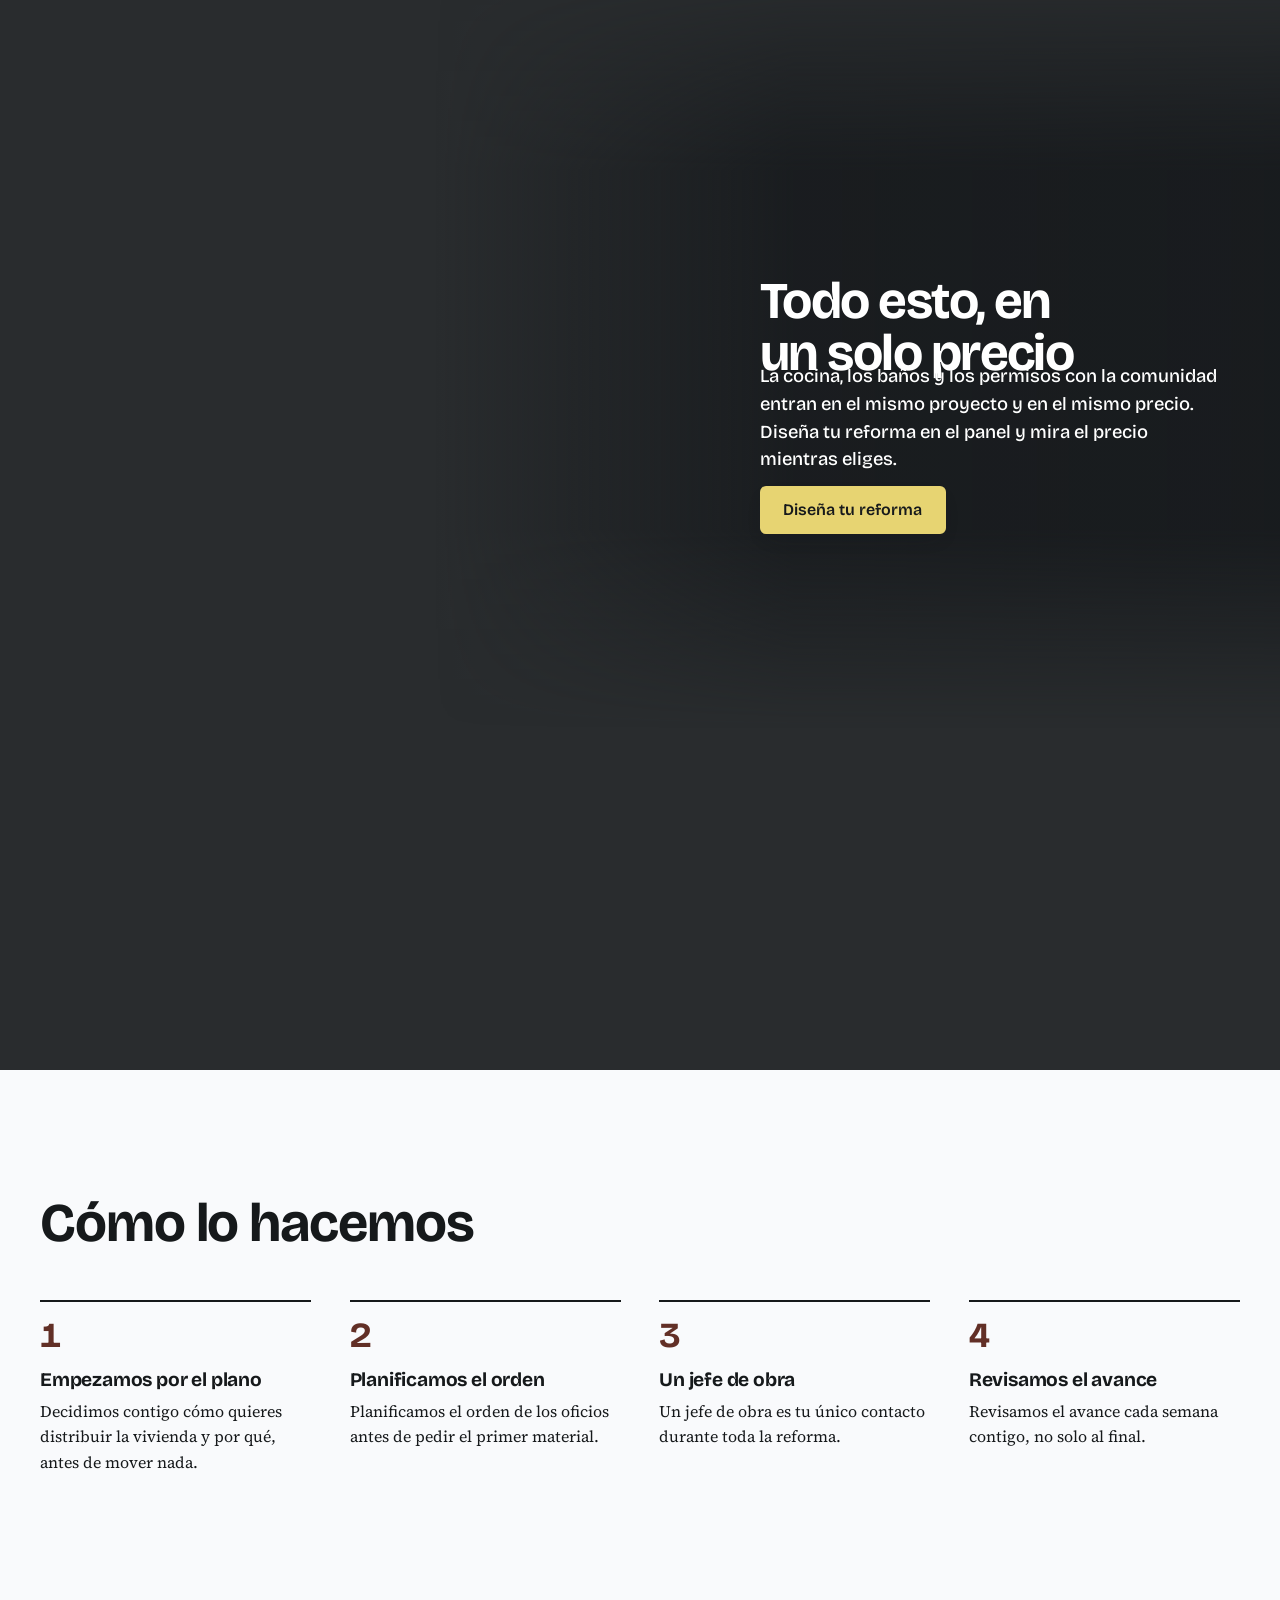
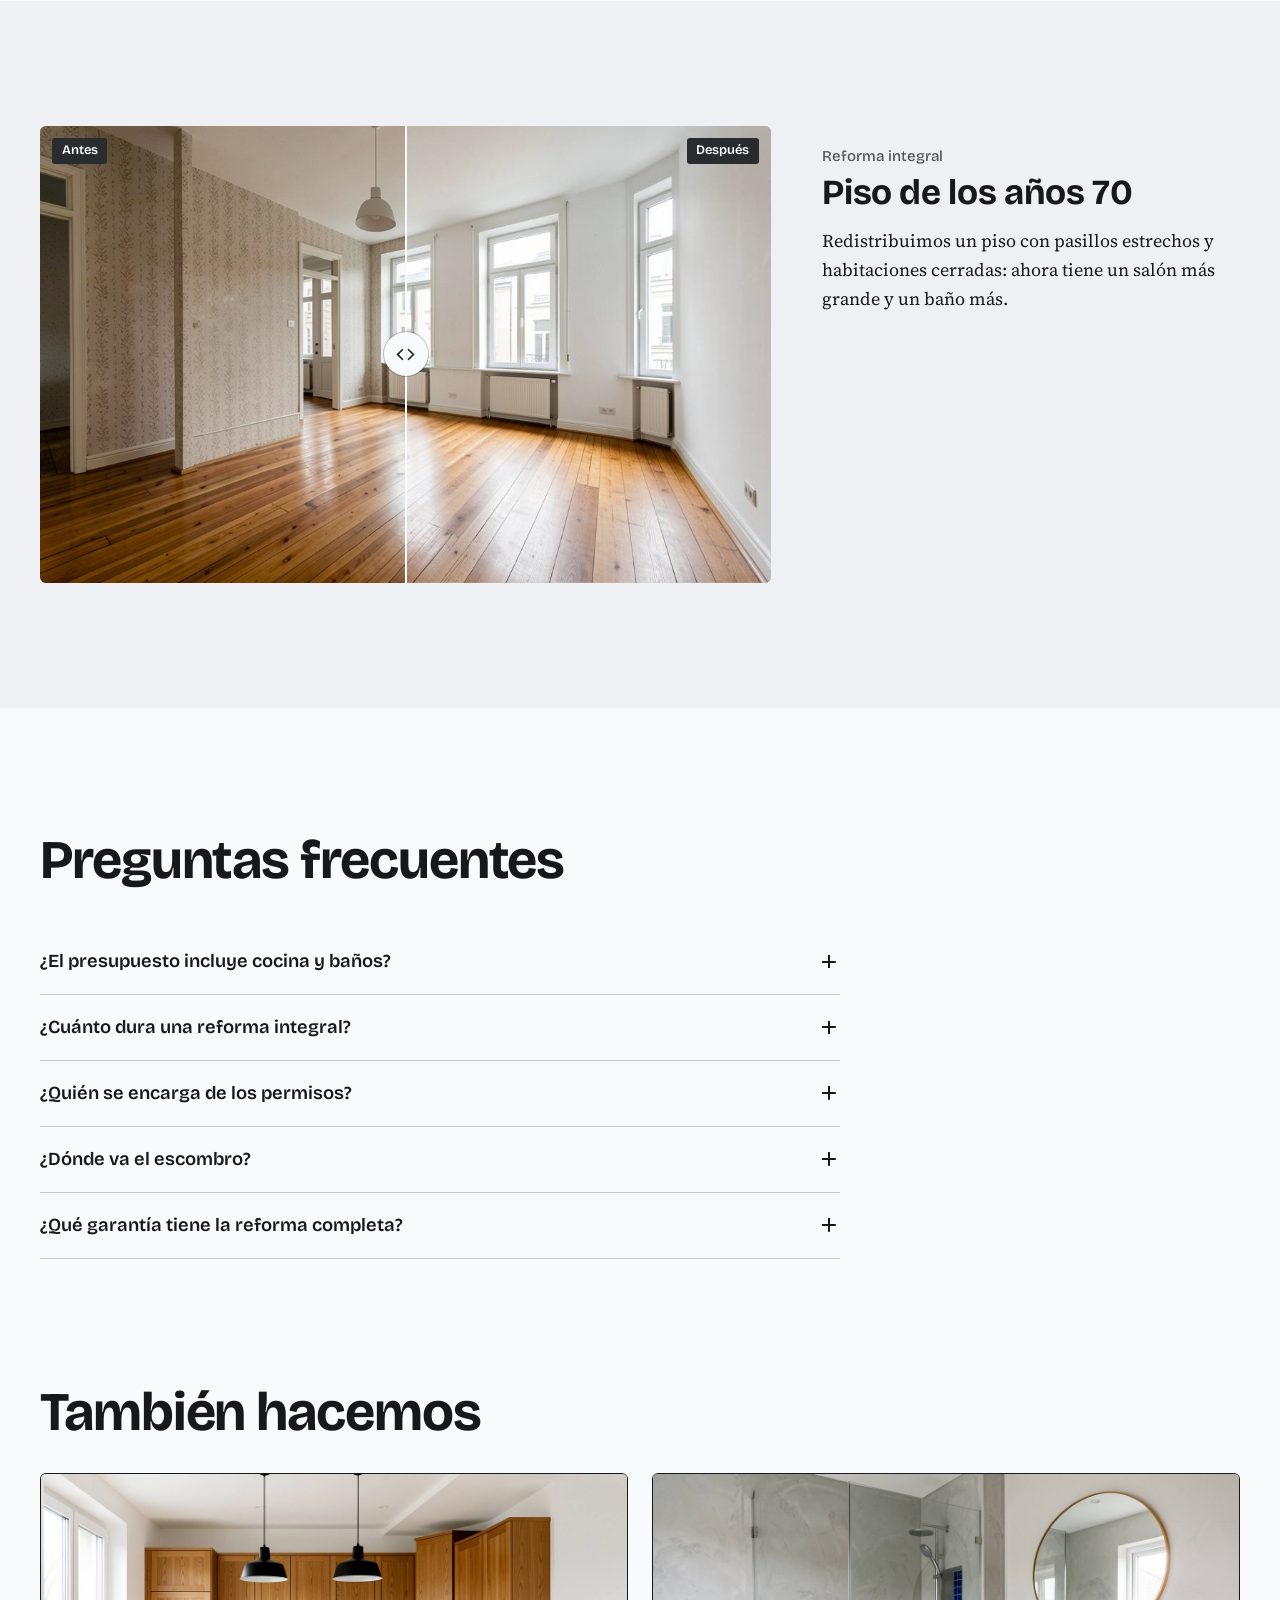
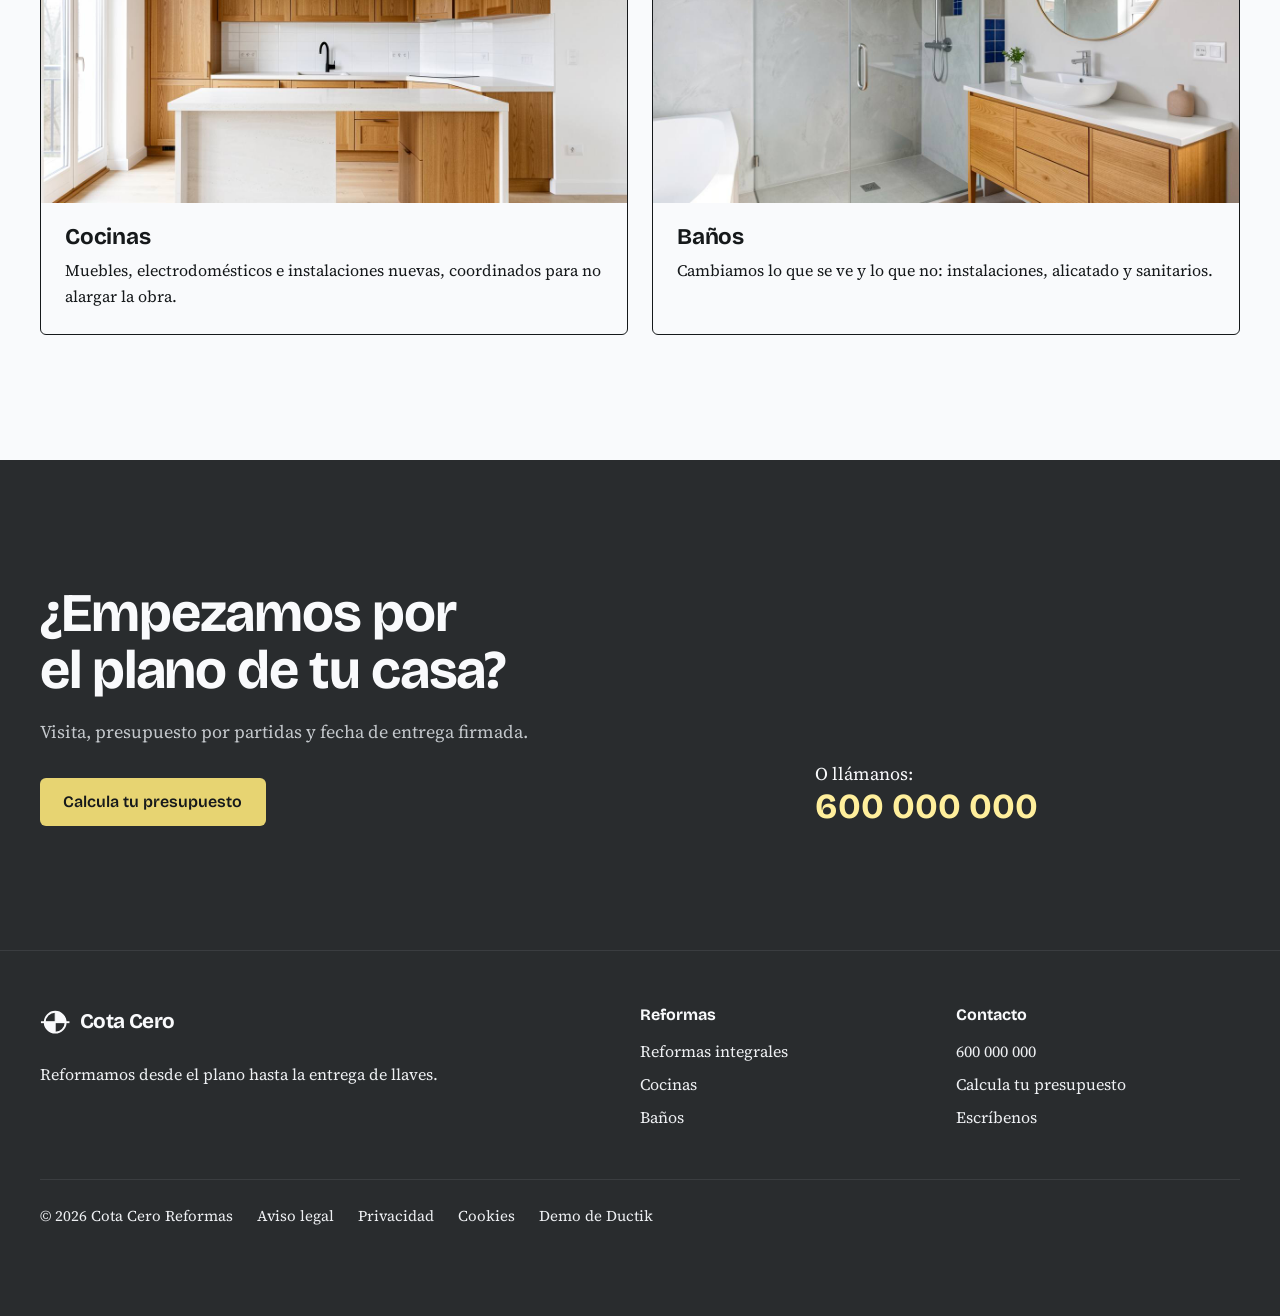
<file: reformas-integrales.html>
<!DOCTYPE html>
<html lang="es">
<head>
  <meta charset="UTF-8">
  <meta name="viewport" content="width=device-width, initial-scale=1">
  <title>Reformas integrales · Cota Cero Reformas</title>
  <meta name="description" content="Reforma integral de la vivienda: distribución, instalaciones, carpintería y acabados, con un solo interlocutor y presupuesto por partidas.">
  <meta property="og:type" content="website">
  <meta property="og:title" content="Reformas integrales · Cota Cero Reformas">
  <meta property="og:description" content="Reforma integral de la vivienda: distribución, instalaciones, carpintería y acabados, con un solo interlocutor y presupuesto por partidas.">
  <meta property="og:image" content="https://cotacero.ductik.com/assets/img/srv-integral.jpg">
  <meta name="twitter:card" content="summary_large_image">
  <!-- Web de demostració: no s'indexa (PLA.md §Honestedat). -->
  <meta name="robots" content="noindex, nofollow">
  <meta name="theme-color" content="#F9FAFC">
  <link rel="icon" href="assets/favicon.svg" type="image/svg+xml">
  <link rel="preload" href="assets/fonts/BricolageGrotesque-0.woff2" as="font" type="font/woff2" crossorigin>
  <link rel="stylesheet" href="css/fonts.css?v=20261021c">
  <link rel="stylesheet" href="css/styles.css?v=20261113a">
  <link rel="stylesheet" href="css/servei.css?v=20261112a">
  <script src="assets/js/gsap.min.js" defer></script>
  <script src="assets/js/ScrollTrigger.min.js" defer></script>
  <script src="assets/js/lenis.min.js" defer></script>
  <script src="js/i18n.js?v=20261021c"></script>
  <!-- Recorregut: el mode amb moviment es decideix abans de pintar (si no, la pàgina salta).
       js/servei.js el treu si GSAP no arrenca. -->
  <script>if (!matchMedia('(prefers-reduced-motion: reduce)').matches) document.documentElement.classList.add('ruta-moviment');</script>
</head>
<body>
  <a class="salta" href="#contingut">Saltar al contenido</a>

  <!-- ═══ CAPÇALERA (model per a totes les pàgines) ═══ -->
  <header class="cap">
    <div class="wrap cap-in">
      <a class="marca" href="index.html" aria-label="Cota Cero Reformas, inicio">
        <svg viewBox="0 0 32 32" aria-hidden="true"><circle cx="16" cy="16" r="11" fill="none" stroke="currentColor" stroke-width="2"/><path d="M16 5a11 11 0 0 1 11 11H16z" fill="currentColor"/><path d="M16 16v11A11 11 0 0 1 5 16z" fill="currentColor"/><path d="M1 16h30" stroke="currentColor" stroke-width="2"/></svg>
        Cota Cero
      </a>
      <nav class="nav" id="nav" aria-label="Principal">
        <a href="reformas-integrales.html" aria-current="page">Reformas integrales</a>
        <a href="cocinas.html">Cocinas</a>
        <a href="banos.html">Baños</a>
        <a href="contacto.html">Contacto</a>
        <a class="nav-tel" href="tel:+34600000000">Llamar al 600 000 000</a>
      </nav>
      <!-- Desplegable d'idioma (plantilla: recursos-comuns/tria-idioma.html).
           NOMÉS existeix si el JS ha arrencat: js/i18n.js posa `te-js` a
           l'<html> des del <head>. Un control mort val menys que cap control. -->
      <div class="tria-idioma" data-idioma-tria>
        <button class="tria-idioma-boto" type="button" data-idioma-boto
                aria-expanded="false" aria-haspopup="true"
                aria-label="Idioma de la página">
          <svg viewBox="0 0 24 24" aria-hidden="true" focusable="false"><path d="M12 2C6.48 2 2 6.48 2 12s4.48 10 10 10 10-4.48 10-10S17.52 2 12 2Zm6.93 6h-2.95a15.65 15.65 0 0 0-1.38-3.56A8.03 8.03 0 0 1 18.92 8ZM12 4.04c.83 1.2 1.48 2.53 1.91 3.96h-3.82c.43-1.43 1.08-2.76 1.91-3.96ZM4.26 14a7.85 7.85 0 0 1 0-4h3.38a16.6 16.6 0 0 0-.14 2c0 .68.06 1.34.14 2Zm.82 2h2.95c.32 1.25.78 2.45 1.38 3.56A7.99 7.99 0 0 1 5.08 16Zm2.95-8H5.08a7.99 7.99 0 0 1 4.33-3.56A15.65 15.65 0 0 0 8.03 8ZM12 19.96c-.83-1.2-1.48-2.53-1.91-3.96h3.82c-.43 1.43-1.08 2.76-1.91 3.96ZM14.34 14H9.66c-.09-.66-.16-1.32-.16-2 0-.68.07-1.35.16-2h4.68c.09.65.16 1.32.16 2 0 .68-.07 1.34-.16 2Zm.25 5.56c.6-1.11 1.06-2.31 1.38-3.56h2.95a8.03 8.03 0 0 1-4.33 3.56ZM16.36 14c.08-.66.14-1.32.14-2 0-.68-.06-1.34-.14-2h3.38a7.85 7.85 0 0 1 0 4Z"/></svg>
          <span data-idioma-actual data-sense-traduir>ES</span>
          <svg class="tria-idioma-punta" viewBox="0 0 24 24" aria-hidden="true" focusable="false"><path d="M12 15 6 9h12z"/></svg>
        </button>
        <!-- Cada idioma es diu com es diu ell mateix, no traduït: qui busca la
             seva llengua busca la paraula que coneix. Sempre CA · ES · EN. -->
        <ul class="tria-idioma-menu" data-idioma-menu data-sense-traduir hidden>
          <li><button type="button" data-idioma-opcio="ca" lang="ca">Català</button></li>
          <li><button type="button" data-idioma-opcio="es" lang="es">Castellano</button></li>
          <li><button type="button" data-idioma-opcio="en" lang="en">English</button></li>
        </ul>
      </div>
      <a class="cap-tel" href="tel:+34600000000">600 000 000</a>
      <a class="btn btn-principal" href="presupuesto.html">Calcula tu presupuesto</a>
      <button class="nav-obre" type="button" aria-expanded="false" aria-controls="nav"><span></span><span class="visually-hidden">Menú</span></button>
    </div>
  </header>

  <main id="contingut">

    <!-- ═══ RECORREGUT (PLA-ESCENES.md): la foto del servei queda fixa i la càmera s'hi passeja;
         a cada parada, una cota assenyala l'element (js/servei.js). Sense JS o amb moviment
         reduït: hero amb vel i les parades en graella. ═══ -->
    <section class="ruta" aria-labelledby="hero-titol">
      <div class="ruta-escenari">
        <div class="ruta-camera">
          <img class="ruta-foto" src="assets/img/srv-integral.jpg" alt="Salón comedor de un piso reformado, con suelo de roble en espiga y dos ventanas grandes." width="1280" height="720" fetchpriority="high">
        </div>
        <div class="ruta-cotes" aria-hidden="true">
          <svg focusable="false"><path class="cota-linia"/><circle class="cota-punt" r="0"/></svg>
          <span class="cota-nom">Distribución</span>
          <span class="cota-nom">Suelos</span>
          <span class="cota-nom">Instalaciones</span>
          <span class="cota-nom">Carpintería</span>
          <span class="cota-nom">Paredes y techos</span>
        </div>
        <div class="ruta-hero">
          <p class="molla"><a href="index.html">Inicio</a> / Reformas integrales</p>
          <h1 id="hero-titol">Toda la casa, con un solo interlocutor</h1>
          <p class="hero-sub">Distribución, instalaciones y acabados coordinados de principio a fin.</p>
          <div class="botons">
            <a class="btn btn-principal" href="presupuesto.html?tipo=casa">Calcula tu presupuesto</a>
            <a class="btn btn-linia" href="tel:+34600000000">Llamar</a>
          </div>
        </div>
      </div>
      <div class="ruta-espai" aria-hidden="true"></div>
      <div class="ruta-parades">
        <div class="ruta-obertura">
          <h2>Qué incluye</h2>
          <p>Recorre la casa. Todo lo que señalamos va escrito en el presupuesto que firmas.</p>
        </div>
        <article class="parada" data-x="0.5" data-y="0.62" data-s="1.08">
          <h3>Distribución</h3>
          <p>Si hace falta, movemos tabiques. Aquí el salón y el comedor eran dos habitaciones; lo decidimos sobre el plano antes de tocar nada.</p>
        </article>
        <article class="parada" data-x="0.4" data-y="0.9" data-s="1.25">
          <h3>Suelos</h3>
          <p>El mismo suelo en toda la casa, sin escalones entre habitaciones. Aquí, roble en espiga.</p>
        </article>
        <article class="parada" data-x="0.44" data-y="0.56" data-s="1.35">
          <h3>Instalaciones</h3>
          <p>Electricidad, fontanería y calefacción nuevas. Lo fotografiamos todo antes de cerrar las paredes y te damos el boletín.</p>
        </article>
        <article class="parada" data-x="0.41" data-y="0.22" data-s="1.3">
          <h3>Carpintería</h3>
          <p>Ventanas que aíslan del frío y del ruido, y puertas interiores nuevas.</p>
        </article>
        <article class="parada" data-x="0.53" data-y="0.18" data-s="1.2">
          <h3>Paredes y techos</h3>
          <p>Alisados y pintados, de la entrada al último dormitorio.</p>
        </article>
        <div class="ruta-final">
          <h2>Todo esto, en un solo precio</h2>
          <p>La cocina, los baños y los permisos con la comunidad entran en el mismo proyecto y en el mismo precio. Diseña tu reforma en el panel y mira el precio mientras eliges.</p>
          <div class="botons"><a class="btn btn-principal" href="presupuesto.html?tipo=casa">Diseña tu reforma</a></div>
        </div>
      </div>
    </section>

    <!-- ═══ CÓMO LO HACEMOS ═══ -->
    <section class="seccio servei-passos">
      <div class="wrap">
        <h2 class="aparicio">Cómo lo hacemos</h2>
        <ol class="passos-fila">
          <li><h3>Empezamos por el plano</h3><p>Decidimos contigo cómo quieres distribuir la vivienda y por qué, antes de mover nada.</p></li>
          <li><h3>Planificamos el orden</h3><p>Planificamos el orden de los oficios antes de pedir el primer material.</p></li>
          <li><h3>Un jefe de obra</h3><p>Un jefe de obra es tu único contacto durante toda la reforma.</p></li>
          <li><h3>Revisamos el avance</h3><p>Revisamos el avance cada semana contigo, no solo al final.</p></li>
        </ol>
      </div>
    </section>

    <!-- ═══ PROYECTO ═══ -->
    <section class="seccio proceso">
      <div class="wrap">
        <article class="projecte">
          <div class="comparador">
            <div class="ph ph-ratllat"><img src="assets/img/ab-piso-antes.jpg" alt="Piso antes de la reforma, con tabique y papel pintado antiguo." width="1024" height="640" loading="lazy"></div>
            <div class="ph comparador-despres"><img src="assets/img/ab-piso-despues.jpg" alt="El mismo piso con la distribución abierta y el salón ampliado." width="1024" height="640" loading="lazy"></div>
            <span class="etq etq-abans">Antes</span><span class="etq etq-despres">Después</span>
            <input class="comparador-rang" type="range" min="0" max="100" value="50" aria-label="Comparar antes y después del piso de los años 70">
            <div class="comparador-nansa" aria-hidden="true"></div>
          </div>
          <div>
            <p class="projecte-tipus">Reforma integral</p>
            <h3>Piso de los años 70</h3>
            <p>Redistribuimos un piso con pasillos estrechos y habitaciones cerradas: ahora tiene un salón más grande y un baño más.</p>
          </div>
        </article>
      </div>
    </section>

    <!-- ═══ TESTIMONIO + FAQ ═══ -->
    <section class="seccio" aria-labelledby="faq-titol">
      <div class="wrap">
        <h2 id="faq-titol" class="aparicio">Preguntas frecuentes</h2>
        <div class="faq">
          <details>
            <summary>¿El presupuesto incluye cocina y baños?</summary>
            <div><p>Si están dentro del proyecto que presupuestamos, sí. Todo lo acordado va en el mismo precio, sin partidas sueltas después.</p></div>
          </details>
          <details>
            <summary>¿Cuánto dura una reforma integral?</summary>
            <div><p>Entre 8 y 14 semanas, según los metros y si cambia la distribución. Es un plazo orientativo: te damos la fecha real en el presupuesto.</p></div>
          </details>
          <details>
            <summary>¿Quién se encarga de los permisos?</summary>
            <div><p>Nosotros. Comprobamos qué necesita tu comunidad o el ayuntamiento y hacemos el trámite antes de empezar.</p></div>
          </details>
          <details>
            <summary>¿Dónde va el escombro?</summary>
            <div><p>Lo retiramos con contenedor autorizado y lo recogemos cada día de obra, no se acumula en la vivienda.</p></div>
          </details>
          <details>
            <summary>¿Qué garantía tiene la reforma completa?</summary>
            <div><p>La misma en toda la obra: por escrito, en el contrato, sin depender de a quién le preguntes.</p></div>
          </details>
        </div>
      </div>
    </section>

    <!-- ═══ TAMBIÉN HACEMOS ═══ -->
    <section class="seccio seccio-seguida">
      <div class="wrap">
        <h2 class="aparicio">También hacemos</h2>
        <div class="tambe">
          <a href="cocinas.html">
            <img src="assets/img/srv-cocina.jpg" alt="" width="1280" height="720" loading="lazy">
            <div class="tambe-text">
              <h3>Cocinas</h3>
              <p>Muebles, electrodomésticos e instalaciones nuevas, coordinados para no alargar la obra.</p>
            </div>
          </a>
          <a href="banos.html">
            <img src="assets/img/srv-bano.jpg" alt="" width="1280" height="720" loading="lazy">
            <div class="tambe-text">
              <h3>Baños</h3>
              <p>Cambiamos lo que se ve y lo que no: instalaciones, alicatado y sanitarios.</p>
            </div>
          </a>
        </div>
      </div>
    </section>

    <!-- ═══ CTA FINAL ═══ -->
    <section class="cta-final fosc-calid seccio" aria-labelledby="cta-titol">
      <div class="wrap cta-final-in">
        <div>
          <h2 id="cta-titol">¿Empezamos por el plano de tu casa?</h2>
          <p class="intro">Visita, presupuesto por partidas y fecha de entrega firmada.</p>
          <div class="botons"><a class="btn btn-principal" href="presupuesto.html?tipo=casa">Calcula tu presupuesto</a></div>
        </div>
        <p>O llámanos:<br><a class="cta-tel" href="tel:+34600000000">600 000 000</a></p>
      </div>
    </section>
  </main>

  <!-- ═══ PEU (model per a totes les pàgines) ═══ -->
  <footer class="peu">
    <div class="wrap">
      <div class="peu-in">
        <div>
          <a class="marca" href="index.html">
            <svg viewBox="0 0 32 32" aria-hidden="true"><circle cx="16" cy="16" r="11" fill="none" stroke="currentColor" stroke-width="2"/><path d="M16 5a11 11 0 0 1 11 11H16z" fill="currentColor"/><path d="M16 16v11A11 11 0 0 1 5 16z" fill="currentColor"/><path d="M1 16h30" stroke="currentColor" stroke-width="2"/></svg>
            Cota Cero
          </a>
          <p style="margin-top:1rem;max-width:26rem">Reformamos desde el plano hasta la entrega de llaves.</p>
        </div>
        <div>
          <h2>Reformas</h2>
          <ul>
            <li><a href="reformas-integrales.html">Reformas integrales</a></li>
            <li><a href="cocinas.html">Cocinas</a></li>
            <li><a href="banos.html">Baños</a></li>
          </ul>
        </div>
        <div>
          <h2>Contacto</h2>
          <ul>
            <li><a href="tel:+34600000000">600 000 000</a></li>
            <li><a href="presupuesto.html?tipo=casa">Calcula tu presupuesto</a></li>
            <li><a href="contacto.html">Escríbenos</a></li>
          </ul>
        </div>
      </div>
      <div class="peu-baix">
        <span>© 2026 Cota Cero Reformas</span>
        <a href="aviso-legal.html">Aviso legal</a>
        <a href="politica-privacidad.html">Privacidad</a>
        <a href="politica-cookies.html">Cookies</a>
        <a class="peu-ductik" href="https://ductik.com/">Demo de Ductik</a>
      </div>
    </div>
  </footer>

  <a class="wa" href="https://wa.me/34600000000" aria-label="Escribir por WhatsApp">
    <svg viewBox="0 0 24 24" aria-hidden="true"><path fill="currentColor" d="M12 2a10 10 0 0 0-8.6 15.1L2 22l5-1.3A10 10 0 1 0 12 2Zm0 18.2a8.2 8.2 0 0 1-4.2-1.2l-.3-.2-3 .8.8-2.9-.2-.3A8.2 8.2 0 1 1 12 20.2Zm4.5-6.1c-.2-.1-1.5-.7-1.7-.8s-.4-.1-.6.1-.7.8-.8 1-.3.2-.5.1a6.7 6.7 0 0 1-3.3-2.9c-.3-.4.3-.4.7-1.3a.5.5 0 0 0 0-.5l-.8-1.9c-.2-.5-.4-.4-.6-.4h-.5a1 1 0 0 0-.7.3 3 3 0 0 0-.9 2.2 5.2 5.2 0 0 0 1.1 2.8 11.9 11.9 0 0 0 4.6 4c1.7.7 2.4.8 3.2.7a2.8 2.8 0 0 0 1.8-1.3 2.3 2.3 0 0 0 .2-1.3c-.1-.1-.3-.2-.5-.3Z"/></svg>
  </a>
<script src="js/traduccions.js?v=20261114a" defer></script>
<script src="js/main.js?v=20261021c" defer></script>
<script src="js/servei.js?v=20261021c" defer></script>
</body>
</html>
</file>
<file: css/fonts.css>
/* Tipografies allotjades a la web (§8.H). Llicència OFL: assets/fonts/OFL-*.txt */
@font-face {
  font-family: 'Bricolage Grotesque';
  font-style: normal;
  font-weight: 500;
  font-stretch: 100%;
  font-display: swap;
  src: url(../assets/fonts/BricolageGrotesque-0.woff2) format('woff2');
  unicode-range: U+0000-00FF, U+0131, U+0152-0153, U+02BB-02BC, U+02C6, U+02DA, U+02DC, U+0304, U+0308, U+0329, U+2000-206F, U+20AC, U+2122, U+2191, U+2193, U+2212, U+2215, U+FEFF, U+FFFD;
}
@font-face {
  font-family: 'Bricolage Grotesque';
  font-style: normal;
  font-weight: 600;
  font-stretch: 100%;
  font-display: swap;
  src: url(../assets/fonts/BricolageGrotesque-0.woff2) format('woff2');
  unicode-range: U+0000-00FF, U+0131, U+0152-0153, U+02BB-02BC, U+02C6, U+02DA, U+02DC, U+0304, U+0308, U+0329, U+2000-206F, U+20AC, U+2122, U+2191, U+2193, U+2212, U+2215, U+FEFF, U+FFFD;
}
@font-face {
  font-family: 'Bricolage Grotesque';
  font-style: normal;
  font-weight: 700;
  font-stretch: 100%;
  font-display: swap;
  src: url(../assets/fonts/BricolageGrotesque-0.woff2) format('woff2');
  unicode-range: U+0000-00FF, U+0131, U+0152-0153, U+02BB-02BC, U+02C6, U+02DA, U+02DC, U+0304, U+0308, U+0329, U+2000-206F, U+20AC, U+2122, U+2191, U+2193, U+2212, U+2215, U+FEFF, U+FFFD;
}
@font-face {
  font-family: 'Source Serif 4';
  font-style: italic;
  font-weight: 400;
  font-display: swap;
  src: url(../assets/fonts/SourceSerif4-1.woff2) format('woff2');
  unicode-range: U+0000-00FF, U+0131, U+0152-0153, U+02BB-02BC, U+02C6, U+02DA, U+02DC, U+0304, U+0308, U+0329, U+2000-206F, U+20AC, U+2122, U+2191, U+2193, U+2212, U+2215, U+FEFF, U+FFFD;
}
@font-face {
  font-family: 'Source Serif 4';
  font-style: normal;
  font-weight: 400;
  font-display: swap;
  src: url(../assets/fonts/SourceSerif4-2.woff2) format('woff2');
  unicode-range: U+0000-00FF, U+0131, U+0152-0153, U+02BB-02BC, U+02C6, U+02DA, U+02DC, U+0304, U+0308, U+0329, U+2000-206F, U+20AC, U+2122, U+2191, U+2193, U+2212, U+2215, U+FEFF, U+FFFD;
}
@font-face {
  font-family: 'Source Serif 4';
  font-style: normal;
  font-weight: 600;
  font-display: swap;
  src: url(../assets/fonts/SourceSerif4-2.woff2) format('woff2');
  unicode-range: U+0000-00FF, U+0131, U+0152-0153, U+02BB-02BC, U+02C6, U+02DA, U+02DC, U+0304, U+0308, U+0329, U+2000-206F, U+20AC, U+2122, U+2191, U+2193, U+2212, U+2215, U+FEFF, U+FFFD;
}
</file>
<file: css/styles.css>
/* =========================================================================
   COTA CERO REFORMAS — estils
   Paleta «argila i grafit, botons de mantega» (en Lluc, 21/10/2026; peces 9 i 12
   de Ductik/inspiracio): escales 50–950 i tokens per funció. Contrast mesurat a
   PLA-eines/paleta/: text ≥ 7:1, secundari ≥ 4,5:1, vores de controls ≥ 3:1.
   ========================================================================= */

:root {
  --grafit-50: #F9FAFC; --grafit-100: #EEF0F3; --grafit-200: #DBDEE1; --grafit-300: #C4C8CC; --grafit-400: #A7ABB0; --grafit-500: #888D92; --grafit-600: #6B6F74; --grafit-700: #52565A; --grafit-800: #3A3D40; --grafit-900: #292C2E; --grafit-950: #16191B;
  --argila-50: #FFF8F7; --argila-100: #FFEBE7; --argila-200: #FED2CA; --argila-300: #F9B4A6; --argila-400: #E49283; --argila-500: #CA6E5E; --argila-600: #A45446; --argila-700: #833E32; --argila-800: #622F26; --argila-900: #4A1911; --argila-950: #300804;
  --mantega-50: #FFFBE4; --mantega-100: #FFEF9C; --mantega-200: #F1DF86; --mantega-300: #DDC85F; --mantega-400: #C2AB24; --mantega-500: #A18C0A; --mantega-600: #7F6F04; --mantega-700: #62550A; --mantega-800: #4A4003; --mantega-900: #332B01; --mantega-950: #1D1801;

  /* Per funció (60 fons · 30 blocs foscos · 10 mantega) */
  --fons:         var(--grafit-50);
  --superficie-2: var(--grafit-100);   /* franges i panells; el text secundari hi fa 6,5:1 */
  --text:         var(--grafit-950);   /* 16,9:1 sobre --fons */
  --text-suau:    var(--grafit-700);   /* 7,1:1 */
  --vora:         var(--grafit-600);   /* camps i controls: 4,8:1 (≥ 3:1 també sobre --superficie-2) */
  --vora-suau:    var(--grafit-300);   /* separadors decoratius */
  --bloc-fosc:    var(--grafit-900);
  --bloc-fosc-2:  var(--grafit-800);
  --marca:        var(--argila-800);   /* enllaços, focus, tria marcada i detalls petits; mai botons: 10,3:1 */
  --marca-fosc:   var(--argila-900);
  --accent:       var(--mantega-100);  /* tots els botons (text --text, 15,2:1) i la cinta */
  --accent-hover: var(--mantega-200);
  --boto:         #E7D472;             /* botons de mantega (en Lluc, 25/10/2026: entremig de mantega-200 i 300; sense contorn; text 11,8:1) */
  --boto-hover:   #D6C150;
  --preu-fons:    var(--mantega-50);   /* línia i barra del preu del panell */
  --blanc:        #FFFFFF;
  --error:       #A3291F;
  --whatsapp:    #157A43;   /* text blanc 5,4:1 (#1F8F4E feia 4,1) */
  --whatsapp-hover: #106236;

  --f-titol: "Bricolage Grotesque", "Arial Narrow", Arial, sans-serif;
  --f-cos:   "Source Serif 4", Georgia, "Times New Roman", serif;

  /* Escala 1,25 sobre 18 px */
  --t-cos:  1.125rem;
  --t-s:    0.9375rem;
  --t-xs:   0.8125rem;
  --t-m:    1.40625rem;
  --t-l:    clamp(1.6rem, 1.2rem + 1.4vw, 2.2rem);
  --t-xl:   clamp(2.1rem, 1.4rem + 2.6vw, 3.4rem);
  --t-xxl:  clamp(2.5rem, 1.3rem + 4.6vw, 4.75rem);

  --gutter: clamp(1rem, 0.5rem + 2.5vw, 2.5rem);
  --ample:  1240px;
  --seccio: clamp(4.5rem, 3rem + 6vw, 8.5rem);
  --radi:   6px;
  --cap-h:  4.5rem;
}

/* ── Base ─────────────────────────────────────────────────────────────── */
*, *::before, *::after { box-sizing: border-box; }
html { -webkit-text-size-adjust: 100%; scroll-padding-top: calc(var(--cap-h) + 1rem); }
body {
  margin: 0;
  background: var(--fons);
  color: var(--text);
  font: 400 var(--t-cos)/1.62 var(--f-cos);
  font-optical-sizing: auto;
  text-rendering: optimizeLegibility;
}
img, svg { display: block; max-width: 100%; }
/* Amb width/height a l'HTML (per evitar CLS), sense això la imatge agafa
   l'alçada de l'atribut i ignora l'aspect-ratio del CSS. */
img { height: auto; }
a { color: inherit; text-decoration-thickness: 1px; text-underline-offset: 0.18em; }
h1, h2, h3, h4 {
  font-family: var(--f-titol);
  font-weight: 700;
  line-height: 1.05;
  letter-spacing: -0.02em;
  margin: 0;
  text-wrap: balance;
}
h1 { font-size: var(--t-xxl); }
h2 { font-size: var(--t-xl); }
h3 { font-size: var(--t-m); line-height: 1.2; letter-spacing: -0.01em; }
p { margin: 0; text-wrap: pretty; }
p + p { margin-top: 1em; }
ul, ol { margin: 0; padding: 0; list-style: none; }
button, input, select, textarea { font: inherit; color: inherit; }

:focus-visible { outline: 3px solid var(--marca); outline-offset: 3px; border-radius: 2px; }
.fosc :focus-visible { outline-color: var(--accent); }
/* Blocs foscos sense la classe .fosc: l'argila del focus global no s'hi veia (contrast 1,3:1 sobre el grafit) */
.peu :focus-visible, .despres :focus-visible, .sala :focus-visible, .contracte-seccio :focus-visible { outline-color: var(--accent); }

.salta {
  position: absolute; left: -9999px; top: 0.5rem; z-index: 100;
  background: var(--bloc-fosc); color: var(--fons); padding: 0.6rem 1rem; border-radius: var(--radi);
}
.salta:focus { left: 0.5rem; }
.visually-hidden {
  position: absolute !important; width: 1px; height: 1px; overflow: hidden;
  clip: rect(0 0 0 0); white-space: nowrap;
}

.wrap { width: min(100% - 2 * var(--gutter), var(--ample)); margin-inline: auto; }
.seccio { padding-block: var(--seccio); }
.intro { max-width: 34rem; color: var(--text-suau); margin-top: 1.1rem; }
.fosc .intro { color: var(--superficie-2); }

/* ── Botons ───────────────────────────────────────────────────────────── */
.btn {
  display: inline-flex; align-items: center; justify-content: center; gap: 0.55rem;
  min-height: 3rem; padding: 0.75rem 1.4rem;
  font: 600 1rem/1 var(--f-titol); letter-spacing: 0;
  border-radius: var(--radi); border: 1.5px solid transparent;
  text-decoration: none; cursor: pointer;
  transition: background-color .2s, color .2s, border-color .2s;
}
.btn:disabled { opacity: .6; cursor: progress; }
/* Botó amb dues etiquetes a la mateixa cel·la: en passar a «Enviando…» no canvia de mida (PLANTILLA-NOVA-WEB.md §4) */
.boto-doble { display: inline-grid; place-items: center; }
.boto-doble > span { grid-area: 1 / 1; }
.boto-doble > span + span, .boto-doble[aria-busy="true"] > span:first-child { visibility: hidden; }
.boto-doble[aria-busy="true"] > span + span { visibility: visible; }
.btn-principal { background: var(--boto); color: var(--text); border-color: transparent; }   /* tots els botons de mantega, sense contorn (en Lluc, 25/10/2026; desfà la vora de grafit del 21/10) */
/* tots els botons de mantega, sense contorn (en Lluc, 25/10/2026; desfà la vora de grafit del 21/10) */
@media (hover: hover) {
  .btn-principal:hover { background: var(--boto-hover); }
}
.btn-linia { border-color: var(--text); color: var(--text); background: transparent; }
@media (hover: hover) {
  .btn-linia:hover { background: var(--bloc-fosc); color: var(--fons); }
}
.fosc .btn-principal { border-color: transparent; }
.fosc .btn-linia { border-color: var(--superficie-2); color: var(--fons); }
@media (hover: hover) {
  .fosc .btn-linia:hover { background: var(--fons); color: var(--text); }
}
.botons { display: flex; flex-wrap: wrap; gap: 0.75rem; margin-top: 2rem; }

.enllac {
  font: 600 1rem/1.3 var(--f-titol); color: var(--marca);
  text-decoration: underline; text-decoration-thickness: 1.5px;
}
@media (hover: hover) {
  .enllac:hover { color: var(--marca-fosc); }
}

/* ── Capçalera ───────────────────────────────────────────────────────── */
.cap {
  position: sticky; top: 0; z-index: 50;
  background: color-mix(in srgb, var(--fons) 92%, transparent);
  backdrop-filter: blur(8px);
  border-bottom: 1px solid var(--vora-suau);
}
.cap-in { display: flex; align-items: center; gap: 1.5rem; min-height: var(--cap-h); }
.marca {
  display: inline-flex; align-items: center; gap: 0.6rem;
  font: 700 1.3rem/1 var(--f-titol); letter-spacing: -0.03em; text-decoration: none;
  margin-right: auto;
}
.marca svg { width: 1.9rem; height: 1.9rem; }
.nav { display: flex; align-items: center; gap: 1.6rem; }
.nav a { font: 500 1rem/1 var(--f-titol); text-decoration: none; padding-block: 0.4rem; }
.nav a[aria-current="page"] { color: var(--marca); }
@media (hover: hover) {
  .nav a:hover { color: var(--marca); }
}
.nav a[aria-current="page"] { text-decoration: underline; text-decoration-thickness: 1.5px; }
.cap-tel { font: 600 1rem/1 var(--f-titol); text-decoration: none; white-space: nowrap; }
@media (hover: hover) {
  .cap-tel:hover { color: var(--marca); }
}
.cap .btn { min-height: 2.6rem; padding-inline: 1.1rem; }
.nav-obre {
  display: none; width: 2.75rem; height: 2.75rem; border: 1.5px solid var(--text);
  border-radius: var(--radi); background: transparent; cursor: pointer;
}
.nav-obre span, .nav-obre span::before, .nav-obre span::after {
  display: block; width: 1.1rem; height: 1.5px; background: var(--bloc-fosc); margin: auto; position: relative;
  transition: transform .2s;
}
.nav-obre span::before, .nav-obre span::after { content: ""; position: absolute; left: 0; }
.nav-obre span::before { top: -6px; }
.nav-obre span::after { top: 6px; }
.nav-obre[aria-expanded="true"] span { background: transparent; }
.nav-obre[aria-expanded="true"] span::before { transform: translateY(6px) rotate(45deg); }
.nav-obre[aria-expanded="true"] span::after { transform: translateY(-6px) rotate(-45deg); }

@media (max-width: 960px) {
  .nav-obre { display: block; }
  .cap-tel { display: none; }
  .nav {
    position: fixed; inset: var(--cap-h) 0 auto 0; flex-direction: column; align-items: stretch; gap: 0;
    background: var(--fons); border-bottom: 1px solid var(--vora-suau); padding: 0.5rem var(--gutter) 1.5rem;
    transform: translateY(-120%); visibility: hidden; transition: transform .25s, visibility .25s;
  }
  .nav.obert { transform: none; visibility: visible; }
  .nav a { padding-block: 1rem; border-bottom: 1px solid var(--vora-suau); font-size: 1.15rem; }
  .nav .nav-tel { display: block; }
}
@media (min-width: 961px) { .nav .nav-tel { display: none; } }
@media (max-width: 420px) { .cap .btn { display: none; } }

/* ── Placeholders d'imatge (paper mil·limetrat) ──────────────────────── */
.ph {
  position: relative; overflow: hidden; border-radius: var(--radi);
  background-color: var(--superficie-2);
  background-image:
    linear-gradient(rgba(22,25,28,.09) 1px, transparent 1px),
    linear-gradient(90deg, rgba(22,25,28,.09) 1px, transparent 1px),
    linear-gradient(rgba(22,25,28,.04) 1px, transparent 1px),
    linear-gradient(90deg, rgba(22,25,28,.04) 1px, transparent 1px);
  background-size: 40px 40px, 40px 40px, 8px 8px, 8px 8px;
  aspect-ratio: var(--ratio, 4 / 3);
}
.ph-etiqueta {
  position: absolute; left: 0.75rem; bottom: 0.75rem; right: 0.75rem;
  font: 500 var(--t-xs)/1.35 var(--f-titol); color: var(--text);
}
.ph-etiqueta span { background: var(--fons); padding: 0.25rem 0.5rem; border-radius: 3px; box-decoration-break: clone; -webkit-box-decoration-break: clone; }
.ph-etiqueta.ph-dreta { left: auto; text-align: right; max-width: 45%; }
.comparador .ph-etiqueta:not(.ph-dreta) { right: auto; max-width: 45%; }
.ph-ratllat { background-color: var(--grafit-300); }
.ph-ratllat::before {
  content: ""; position: absolute; inset: 0;
  background: repeating-linear-gradient(135deg, rgba(22,25,28,.10) 0 2px, transparent 2px 14px);
}

/* ── Hero ────────────────────────────────────────────────────────────── */
.hero { padding-block: clamp(3rem, 2rem + 5vw, 6.5rem) clamp(3rem, 2rem + 4vw, 5.5rem); }
.hero-in { display: grid; grid-template-columns: minmax(0, 6fr) minmax(0, 5fr); gap: clamp(2rem, 4vw, 4.5rem); align-items: center; }
.hero h1 { max-width: 12ch; }
.hero-sub { font-size: clamp(1.15rem, 1rem + 0.5vw, 1.35rem); max-width: 30rem; margin-top: 1.5rem; color: var(--bloc-fosc-2); }
.hero-plano { width: 100%; height: auto; overflow: visible; }
.hero-plano .traza { fill: none; stroke: var(--text); stroke-width: 3; stroke-linecap: square; }
.hero-plano .traza-fina { fill: none; stroke: var(--text-suau); stroke-width: 1; }
.hero-plano .punt { fill: var(--marca); }
.hero-plano text { font: 500 13px var(--f-titol); fill: var(--text-suau); font-variant-numeric: tabular-nums; }
@media (max-width: 860px) {
  .hero-in { grid-template-columns: 1fr; }
  .hero-plano { max-width: 26rem; }
}

/* ── Signatura: el plànol ────────────────────────────────────────────── */
.plano { background: var(--fons); border-block: 1px solid var(--vora-suau); }
.plano-cap { max-width: 40rem; }
.plano-in {
  display: grid; grid-template-columns: minmax(0, 7fr) minmax(0, 4fr);
  gap: clamp(2rem, 5vw, 5rem); margin-top: 3rem; align-items: start;
}
.plano-dibuix { position: sticky; top: calc(var(--cap-h) + 2rem); }
.plano-svg { width: 100%; height: auto; }
.plano-svg .muro { fill: none; stroke: var(--text); stroke-width: 6; stroke-linecap: square; stroke-linejoin: miter; }
.plano-svg .tabic { fill: none; stroke: var(--text); stroke-width: 3; stroke-linecap: square; }
.plano-svg .porta { fill: none; stroke: var(--text-suau); stroke-width: 1.2; }
.plano-svg .moble { fill: none; stroke: var(--text-suau); stroke-width: 1.2; }
.plano-svg .cota-l { stroke: var(--text-suau); stroke-width: 1; }
.plano-svg .cota-t { font: 500 13px var(--f-titol); fill: var(--text-suau); font-variant-numeric: tabular-nums; }
.plano-svg .nom { font: 600 15px var(--f-titol); fill: var(--text); letter-spacing: 0; }
.plano-svg .estancia { fill: transparent; stroke: none; transition: fill .45s ease; cursor: pointer; }
.plano-svg .estancia.activa { fill: var(--accent); }
.plano-svg .estancia-vora { fill: none; stroke: var(--marca); stroke-width: 3; opacity: 0; transition: opacity .45s ease; pointer-events: none; }
.plano-svg .estancia-vora.activa { opacity: 1; }
.plano-svg .estancia:focus-visible { outline: none; fill: var(--accent); }

.plano-panells { display: grid; gap: 0; }
.plano-panell {
  min-height: 70vh; display: flex; flex-direction: column; justify-content: center;
  padding-block: 2rem; border-top: 1px solid var(--vora-suau);
}
.plano-panell:first-child { border-top: 0; }
.plano-panell h3 { font-size: var(--t-l); letter-spacing: -0.02em; line-height: 1.08; }
.plano-panell p { margin-top: 1rem; }
.plano-panell .termini {
  margin-top: 1rem; font: 500 var(--t-s)/1.4 var(--f-titol); color: var(--text-suau);
  padding-left: 0.9rem; border-left: 3px solid var(--marca);
}
.plano-panell .enllac { margin-top: 1.5rem; align-self: flex-start; }
@media (max-width: 860px) {
  .plano-in { grid-template-columns: 1fr; margin-top: 2rem; }
  .plano-dibuix {
    top: var(--cap-h); z-index: 2; background: var(--fons);
    padding-block: 0.75rem; border-bottom: 1px solid var(--vora-suau);
  }
  .plano-svg { max-height: 38vh; margin-inline: auto; }
  .plano-panell { min-height: 60vh; }
}

/* ── Por qué nosotros: la llegenda ───────────────────────────────────── */
.llegenda { display: grid; grid-template-columns: minmax(0, 4fr) minmax(0, 7fr); gap: clamp(2rem, 5vw, 5rem); }
.llegenda-llista { display: grid; grid-template-columns: repeat(2, minmax(0, 1fr)); gap: 2.25rem 2.5rem; }
.llegenda-llista li { display: grid; grid-template-columns: 2.5rem minmax(0, 1fr); gap: 0 1rem; }
.llegenda-llista svg { width: 2.5rem; height: 2.5rem; grid-row: span 2; }
.llegenda-llista svg * { fill: none; stroke: var(--text); stroke-width: 1.6; }
.llegenda-llista svg .accent { stroke: var(--marca); stroke-width: 2.2; }
.llegenda-llista h3 { font-size: 1.2rem; }
.llegenda-llista p { margin-top: 0.35rem; color: var(--bloc-fosc-2); font-size: 1.0625rem; }
.llegenda-cap { border-top: 6px solid var(--text); padding-top: 1.5rem; align-self: start; }
@media (max-width: 860px) {
  .llegenda { grid-template-columns: 1fr; }
  .llegenda-llista { grid-template-columns: 1fr; }
}

/* ── Proceso ─────────────────────────────────────────────────────────── */
.proceso { background: var(--superficie-2); }
.proceso-cont { position: relative; margin-top: 3.5rem; }
.proceso-llista {
  position: relative; display: grid; grid-template-columns: repeat(5, minmax(0, 1fr));
  gap: 1.5rem; counter-reset: pas;
}
.proceso-linia { position: absolute; left: 0; right: 0; top: 1.25rem; height: 2px; background: rgba(22,25,28,.18); }
.proceso-linia i { position: absolute; inset: 0; background: var(--bloc-fosc); transform-origin: left; transform: scaleX(1); }
.proceso-llista li { position: relative; counter-increment: pas; padding-top: 3.75rem; }
.proceso-llista li::before {
  content: counter(pas); position: absolute; top: 0; left: 0;
  width: 2.5rem; height: 2.5rem; display: grid; place-items: center;
  font: 700 1rem/1 var(--f-titol); background: var(--superficie-2); color: var(--text);
  border: 2px solid var(--text); border-radius: 50%;
}
.proceso-llista h3 { font-size: 1.2rem; }
.proceso-llista p { margin-top: 0.5rem; font-size: 1rem; }
@media (max-width: 960px) {
  .proceso-llista { grid-template-columns: 1fr; gap: 0; }
  .proceso-linia { left: 1.2rem; right: auto; width: 2px; height: auto; top: 0; bottom: 0; }
  .proceso-linia i { transform-origin: top; }
  .proceso-llista li { padding: 0 0 2rem 3.75rem; }
}

/* ── Proyectos + comparador ──────────────────────────────────────────── */
.projectes { display: grid; gap: clamp(3rem, 6vw, 5.5rem); margin-top: 3.5rem; }
.projecte { display: grid; grid-template-columns: minmax(0, 7fr) minmax(0, 4fr); gap: clamp(1.5rem, 4vw, 3.5rem); align-items: start; }
.projecte > div:not(.comparador) { padding-top: .5rem; }
.projecte:nth-child(even) { grid-template-columns: minmax(0, 4fr) minmax(0, 7fr); }
.projecte:nth-child(even) .comparador { order: 2; }
.projecte-tipus { font: 500 var(--t-s)/1.3 var(--f-titol); color: var(--text-suau); margin-bottom: 0.5rem; }
.projecte h3 { font-size: var(--t-l); line-height: 1.1; }
.projecte p { margin-top: 0.8rem; }
@media (max-width: 860px) {
  .projecte, .projecte:nth-child(even) { grid-template-columns: 1fr; }
  .projecte:nth-child(even) .comparador { order: 0; }
}

.comparador { position: relative; --pos: 50%; border-radius: var(--radi); overflow: hidden; aspect-ratio: 16 / 10; user-select: none; touch-action: pan-y; }
.comparador .ph { position: absolute; inset: 0; aspect-ratio: auto; border-radius: 0; }
.comparador-despres { clip-path: inset(0 0 0 var(--pos)); }
.comparador-despres.ph { background-color: var(--grafit-100); }
.comparador-nansa {
  position: absolute; top: 0; bottom: 0; left: var(--pos); width: 2px; margin-left: -1px;
  background: var(--fons); pointer-events: none;
}
.comparador-nansa::after {
  content: ""; position: absolute; top: 50%; left: 50%; width: 2.75rem; height: 2.75rem;
  transform: translate(-50%, -50%); border-radius: 50%;
  background: var(--fons) url("data:image/svg+xml,%3Csvg xmlns='http://www.w3.org/2000/svg' viewBox='0 0 24 24'%3E%3Cpath d='M9 6l-6 6 6 6M15 6l6 6-6 6' fill='none' stroke='%2322262A' stroke-width='2'/%3E%3C/svg%3E") center / 1.3rem no-repeat;
  box-shadow: 0 0 0 1px rgba(22,25,28,.25);
}
.comparador-rang {
  position: absolute; inset: 0; width: 100%; height: 100%; margin: 0; opacity: 0; cursor: ew-resize;
}
.comparador-rang:focus-visible + .comparador-nansa::after { outline: 3px solid var(--marca); outline-offset: 3px; }
.comparador .etq {
  position: absolute; top: 0.75rem; z-index: 1; pointer-events: none;
  font: 600 var(--t-xs)/1 var(--f-titol); background: var(--bloc-fosc); color: var(--fons);
  padding: 0.4rem 0.6rem; border-radius: 3px;
}
.comparador .etq-abans { left: 0.75rem; }
.comparador .etq-despres { right: 0.75rem; }

/* ── Testimonios ─────────────────────────────────────────────────────── */
.testimonis { display: grid; grid-template-columns: repeat(3, minmax(0, 1fr)); gap: clamp(2rem, 4vw, 3.5rem); margin-top: 3.5rem; }
.testimoni { border-top: 1px solid var(--vora-suau); padding-top: 1.5rem; }
.testimoni blockquote { margin: 0; font: 400 1.25rem/1.5 var(--f-cos); }
.testimoni blockquote p::before { content: "«"; }
.testimoni blockquote p::after { content: "»"; }
.testimoni figcaption { margin-top: 1.25rem; font: 600 1rem/1.35 var(--f-titol); }
.testimoni figcaption span { display: block; font-weight: 400; color: var(--text-suau); font-size: var(--t-s); }
.testimoni:first-child { grid-column: span 2; }
.testimoni:first-child blockquote { font-size: clamp(1.4rem, 1.1rem + 1vw, 1.9rem); line-height: 1.38; }
@media (max-width: 860px) {
  .testimonis { grid-template-columns: 1fr; }
  .testimoni:first-child { grid-column: auto; }
}

/* ── Zones fosques: CTA final i peu ──────────────────────────────────── */
.fosc { background: var(--bloc-fosc); color: var(--fons); }
.cta-final h2 { max-width: 16ch; }
.cta-final-in { display: grid; grid-template-columns: minmax(0, 7fr) minmax(0, 4fr); gap: 2rem; align-items: end; }
.cta-final .cta-tel { font: 700 var(--t-l)/1 var(--f-titol); color: var(--accent); text-decoration: none; }
@media (hover: hover) {
  .cta-final .cta-tel:hover { text-decoration: underline; }
}
@media (max-width: 860px) { .cta-final-in { grid-template-columns: 1fr; } }
/* Al mòbil, el títol no passa per sota del WhatsApp flotant (1rem + 3,5rem de la vora dreta, i una mica d'aire) */
@media (max-width: 560px) { .cta-final h2 { max-width: min(16ch, calc(100vw - var(--gutter) - 5rem)); } }

.peu { background: var(--bloc-fosc); color: var(--superficie-2); padding-block: 3.5rem 2rem; border-top: 1px solid var(--bloc-fosc-2); font-size: 1rem; }
.peu-in { display: grid; grid-template-columns: minmax(0, 2fr) repeat(2, minmax(0, 1fr)); gap: 2rem; }
.peu .marca { color: var(--fons); }
.peu .marca svg * { stroke: var(--fons); }
.peu h2 { font-size: 1rem; color: var(--fons); letter-spacing: 0; margin-bottom: 0.9rem; }
.peu li + li { margin-top: 0.45rem; }
.peu a { text-decoration: none; }
@media (hover: hover) {
  .peu a:hover { color: var(--accent); text-decoration: underline; }
}
.peu-baix { margin-top: 3rem; padding-top: 1.5rem; border-top: 1px solid var(--bloc-fosc-2); display: flex; flex-wrap: wrap; gap: 0.5rem 1.5rem; font-size: var(--t-s); }
@media (max-width: 760px) { .peu-in { grid-template-columns: 1fr; } }

/* ── Pàgines de servei ───────────────────────────────────────────────── */
.servei-hero { padding-block: clamp(2.5rem, 2rem + 4vw, 5rem); border-bottom: 1px solid var(--vora-suau); }
.servei-hero-in { display: grid; grid-template-columns: minmax(0, 6fr) minmax(0, 5fr); gap: clamp(2rem, 4vw, 4rem); align-items: center; }
.servei-hero h1 { font-size: var(--t-xl); max-width: 16ch; }
.servei-hero .hero-sub { margin-top: 1.25rem; }
.molla { font: 500 var(--t-s)/1.3 var(--f-titol); color: var(--text-suau); margin-bottom: 1.25rem; }
.molla a { text-decoration: none; }
@media (hover: hover) {
  .molla a:hover { color: var(--marca); text-decoration: underline; }
}
@media (max-width: 860px) { .servei-hero-in { grid-template-columns: 1fr; } }

.dues-col { display: grid; grid-template-columns: minmax(0, 4fr) minmax(0, 7fr); gap: clamp(2rem, 5vw, 5rem); }
@media (max-width: 860px) { .dues-col { grid-template-columns: 1fr; } }
.inclou li { padding: 0.9rem 0 0.9rem 2rem; border-bottom: 1px solid var(--vora-suau); position: relative; }
.inclou li::before {
  content: ""; position: absolute; left: 0; top: 1.45rem; width: 0.9rem; height: 0.9rem;
  border: 2px solid var(--marca); border-radius: 2px;
}
.passos { counter-reset: p; display: grid; gap: 1.75rem; }
.passos li { counter-increment: p; display: grid; grid-template-columns: 3rem minmax(0, 1fr); }
.passos li::before { content: counter(p); font: 700 var(--t-l)/1 var(--f-titol); color: var(--marca); }
.passos h3 { font-size: 1.2rem; }
.passos p { margin-top: 0.35rem; }

.faq { max-width: 50rem; margin-top: 2.5rem; }
.faq details { border-bottom: 1px solid var(--vora-suau); }
.faq summary {
  list-style: none; cursor: pointer; padding: 1.25rem 2.5rem 1.25rem 0; position: relative;
  font: 600 1.15rem/1.35 var(--f-titol);
}
.faq summary::-webkit-details-marker { display: none; }
.faq summary::after {
  content: ""; position: absolute; right: 0.25rem; top: 50%; width: 0.85rem; height: 0.85rem; margin-top: -0.45rem;
  background: linear-gradient(var(--text), var(--text)) center / 100% 2px no-repeat,
              linear-gradient(var(--text), var(--text)) center / 2px 100% no-repeat;
  transition: transform .2s;
}
.faq details[open] summary::after { transform: rotate(45deg); }
.faq details > div { padding-bottom: 1.4rem; max-width: 42rem; }

.tambe { display: grid; grid-template-columns: repeat(2, minmax(0, 1fr)); gap: 1.5rem; margin-top: 2rem; }
.tambe a {
  display: block; padding: 1.75rem; border: 1.5px solid var(--text); border-radius: var(--radi);
  text-decoration: none; transition: background-color .2s, color .2s;
}
@media (hover: hover) {
  .tambe a:hover { background: var(--bloc-fosc); color: var(--fons); }
}
.tambe h3 { font-size: var(--t-m); }
.tambe p { margin-top: 0.5rem; font-size: 1rem; }
@media (max-width: 640px) { .tambe { grid-template-columns: 1fr; } }

/* ── Contacte i formulari ────────────────────────────────────────────── */
.contacte { padding-block: clamp(2.5rem, 2rem + 3vw, 4.5rem) var(--seccio); }
.contacte-in { display: grid; grid-template-columns: minmax(0, 7fr) minmax(0, 4fr); gap: clamp(2rem, 5vw, 5rem); align-items: start; margin-top: 2rem; }
.contacte h1 { font-size: var(--t-xl); }
@media (max-width: 860px) { .contacte-in { grid-template-columns: 1fr; } }

.form { display: grid; grid-template-columns: repeat(2, minmax(0, 1fr)); gap: 1.25rem; }
.camp { display: grid; gap: 0.4rem; }
.camp-ample { grid-column: 1 / -1; }
.camp label, .camp legend { font: 600 1rem/1.3 var(--f-titol); }
.camp .opc { font-weight: 400; color: var(--text-suau); }
.camp input, .camp select, .camp textarea {
  width: 100%; min-height: 3rem; padding: 0.7rem 0.85rem;
  background: var(--blanc); border: 1.5px solid var(--vora); border-radius: var(--radi);
  font-size: 1.0625rem;
}
.camp textarea { min-height: 8rem; resize: vertical; }
.camp input:focus-visible, .camp select:focus-visible, .camp textarea:focus-visible { outline-offset: 0; border-color: var(--marca); }
.camp [aria-invalid="true"] { border-color: var(--error); }
.camp-error { color: var(--error); font-size: var(--t-s); min-height: 0; }
fieldset.camp { border: 0; margin: 0; padding: 0; }
.tipus-obra { display: flex; flex-wrap: wrap; gap: 0.5rem; margin-top: 0.2rem; }
.tipus-obra label { font-weight: 500; }
.tipus-obra input { position: absolute; opacity: 0; width: 1px; height: 1px; }
.tipus-obra span {
  display: inline-block; padding: 0.7rem 1rem; border: 1.5px solid var(--vora); border-radius: var(--radi);
  background: var(--blanc); cursor: pointer; transition: background-color .15s, border-color .15s;
}
.tipus-obra input:checked + span { background: var(--marca); border-color: var(--marca); color: var(--blanc); }
.tipus-obra input:focus-visible + span { outline: 3px solid var(--marca); outline-offset: 2px; }
.privacitat { display: flex; gap: 0.7rem; align-items: flex-start; font-size: 1rem; }
.privacitat input { width: 1.25rem; height: 1.25rem; margin-top: 0.2rem; accent-color: var(--marca); flex: none; }
.form .btn { justify-self: start; }
.form-estat { grid-column: 1 / -1; padding: 1rem 1.2rem; border-radius: var(--radi); font-size: 1.0625rem; }
.form-estat[data-tipus="ok"] { background: var(--accent); color: var(--text); }
.form-estat[data-tipus="error"] { background: #F3DAD6; color: #6E1A13; }
@media (max-width: 560px) { .form { grid-template-columns: 1fr; } }

.despres { background: var(--superficie-2); border-radius: var(--radi); padding: 1.75rem; }
.despres h2 { font-size: var(--t-m); }
.despres ol { counter-reset: d; margin-top: 1.25rem; display: grid; gap: 1rem; }
.despres li { counter-increment: d; display: grid; grid-template-columns: 2rem minmax(0, 1fr); font-size: 1.0625rem; }
.despres li::before { content: counter(d); font: 700 1.1rem/1.5 var(--f-titol); }
.despres .cta-tel { display: inline-block; margin-top: 1.5rem; font: 700 var(--t-m)/1 var(--f-titol); text-decoration: none; }

/* ── WhatsApp flotant ────────────────────────────────────────────────── */
.wa {
  position: fixed; right: 1rem; bottom: 1rem; z-index: 40;
  width: 3.5rem; height: 3.5rem; border-radius: 50%; display: grid; place-items: center;
  background: var(--whatsapp); color: var(--blanc); box-shadow: 0 6px 18px rgb(22 25 28 / .28);
}
.wa svg { width: 1.8rem; height: 1.8rem; }
@media (hover: hover) {
  .wa:hover { background: var(--whatsapp-hover); }
}

/* ── v2: fotos i seccions noves (15/09/2026). Les bandes fosques (abans --nit) ja són --bloc-fosc. */
.fosc-calid { background: var(--bloc-fosc); color: var(--fons); }
.fosc-calid .intro { color: var(--grafit-300); }
.fosc-calid .btn-principal { background: var(--boto); color: var(--text); }
@media (hover: hover) {
  .fosc-calid .btn-principal:hover { background: var(--blanc); }
}
.fosc-calid :focus-visible { outline-color: var(--accent); }
.fosc-calid .projecte-tipus { color: var(--accent); }

/* Foto de contingut: proporció fixa, sense salts de maquetació */
.foto { display: block; width: 100%; aspect-ratio: var(--ratio, 4 / 3); object-fit: cover; border-radius: var(--radi); background: var(--superficie-2); }

/* Crida a la calculadora (home, després del hero) */
.calc-crida-in { display: grid; grid-template-columns: minmax(0, 5fr) minmax(0, 6fr); gap: clamp(2rem, 5vw, 5rem); align-items: center; }
.calc-crida h2 { max-width: 14ch; }
.calc-crida .nota { margin-top: .9rem; font: 500 var(--t-s)/1.3 var(--f-titol); color: var(--grafit-300); }
.calc-tipus { display: grid; grid-template-columns: repeat(3, minmax(0, 1fr)); gap: .9rem; }
.calc-tipus a {
  position: relative; display: block; border-radius: var(--radi); overflow: hidden; text-decoration: none;
  color: var(--blanc); aspect-ratio: 3 / 4; isolation: isolate;
}
.calc-tipus img { position: absolute; inset: 0; width: 100%; height: 100%; object-fit: cover; z-index: -2; transition: transform .5s ease; }
.calc-tipus a::after { content: ""; position: absolute; inset: 0; z-index: -1; background: linear-gradient(180deg, rgba(43,38,34,0) 40%, rgba(43,38,34,.85) 100%); }
.calc-tipus span { position: absolute; left: 1rem; right: 1rem; bottom: .9rem; font: 700 1.2rem/1.15 var(--f-titol); }
@media (hover: hover) {
  .calc-tipus a:hover img { transform: scale(1.04); }
}
@media (max-width: 860px) {
  .calc-crida-in { grid-template-columns: 1fr; }
  .calc-tipus a { aspect-ratio: 4 / 5; }
}
@media (max-width: 480px) { .calc-tipus span { font-size: 1rem; left: .6rem; bottom: .6rem; } }

/* Quiénes somos */
.nosaltres-in { display: grid; grid-template-columns: minmax(0, 6fr) minmax(0, 5fr); gap: clamp(2rem, 5vw, 5rem); align-items: start; }
.nosaltres-text p { max-width: 38rem; }
.nosaltres-text p + p { margin-top: 1.1rem; }
.nosaltres-fotos { display: grid; grid-template-columns: 1fr 1fr; gap: .9rem; }
.nosaltres-fotos figure { margin: 0; }
.nosaltres-fotos figure:first-child { grid-column: 1 / -1; }
.nosaltres-fotos figcaption { margin-top: .45rem; font: 500 var(--t-xs)/1.35 var(--f-titol); color: var(--text-suau); }
@media (max-width: 860px) { .nosaltres-in { grid-template-columns: 1fr; } }

/* Galeria de projectes acabats + visor */
.galeria { display: grid; grid-template-columns: repeat(4, minmax(0, 1fr)); gap: .9rem; margin-top: 3rem; }
.galeria figure { margin: 0; }
.galeria figure:nth-child(1), .galeria figure:nth-child(6) { grid-column: span 2; }
.galeria button { display: block; width: 100%; padding: 0; border: 0; background: none; cursor: zoom-in; border-radius: var(--radi); overflow: hidden; }
.galeria img { width: 100%; aspect-ratio: 4 / 3; object-fit: cover; transition: transform .5s ease; }
.galeria figure:nth-child(1) img, .galeria figure:nth-child(6) img { aspect-ratio: 16 / 10; }
@media (hover: hover) {
  .galeria button:hover img { transform: scale(1.03); }
}
.galeria figcaption { margin-top: .55rem; }
.galeria figcaption strong { display: block; font: 600 1rem/1.3 var(--f-titol); }
.galeria figcaption span { font: 500 var(--t-xs)/1.3 var(--f-titol); color: var(--marca); }
@media (max-width: 860px) {
  .galeria { grid-template-columns: repeat(2, minmax(0, 1fr)); }
  .galeria figure:nth-child(1), .galeria figure:nth-child(6) { grid-column: 1 / -1; }
}
.visor { border: 0; padding: 0; background: transparent; max-width: min(92vw, 1100px); width: 100%; }
.visor::backdrop { background: rgba(43, 38, 34, .88); }
.visor img { width: 100%; max-height: 78vh; object-fit: contain; border-radius: var(--radi); }
.visor p { color: var(--fons); margin-top: .75rem; font: 500 1rem/1.4 var(--f-titol); }
.visor-tanca {
  position: absolute; top: .5rem; right: .5rem; width: 2.75rem; height: 2.75rem; border-radius: 50%; border: 0; cursor: pointer;
  background: var(--fons); color: var(--text); font: 700 1.3rem/1 var(--f-titol);
}

/* Pàgines de servei: foto del hero i targetes «También hacemos» amb foto */
.servei-hero .foto { --ratio: 16 / 10; }
.tambe a { padding: 0; overflow: hidden; }
.tambe a img { width: 100%; aspect-ratio: 16 / 9; object-fit: cover; transition: transform .5s ease; }
@media (hover: hover) {
  .tambe a:hover img { transform: scale(1.03); }
}
.tambe a .tambe-text { display: block; padding: 1.25rem 1.5rem 1.5rem; }

/* Comparador amb fotos reals */
.comparador img { position: absolute; inset: 0; width: 100%; height: 100%; object-fit: cover; }
.comparador-despres img { clip-path: none; }

/* ── v3 (15/09/2026): hero amb foto, targetes equilibrades, ressenyes, més fosc càlid ── */

/* Hero amb foto de fons i text centrat (home i pàgines de servei) */
.hero-foto {
  position: relative; isolation: isolate; overflow: hidden;
  min-height: min(88svh, 54rem); display: grid; place-items: center;
  padding-block: clamp(5rem, 4rem + 6vw, 8rem); text-align: center; color: var(--blanc);
}
.hero-foto.servei { min-height: min(64svh, 40rem); }
.hero-foto-img { position: absolute; inset: 0; width: 100%; height: 100%; object-fit: cover; z-index: -2; }
.hero-foto::after {
  content: ""; position: absolute; inset: 0; z-index: -1;
  background: linear-gradient(180deg, rgba(43,38,34,.62) 0%, rgba(43,38,34,.50) 45%, rgba(43,38,34,.72) 100%);
}
.hero-foto-in { max-width: 58rem; }
.hero-foto h1 { max-width: 17ch; margin-inline: auto; color: var(--blanc); text-shadow: 0 2px 30px rgba(0,0,0,.25); }
.hero-foto.servei h1 { font-size: var(--t-xl); max-width: 20ch; }
.hero-foto .hero-sub { margin: 1.4rem auto 0; max-width: 38rem; color: var(--grafit-50); }
.hero-foto .botons { justify-content: center; }
.hero-foto .btn-principal { background: var(--boto); color: var(--text); }
@media (hover: hover) {
  .hero-foto .btn-principal:hover { background: var(--blanc); }
}
.hero-foto .btn-linia { border-color: rgba(255,255,255,.85); color: var(--blanc); }
@media (hover: hover) {
  .hero-foto .btn-linia:hover { background: var(--blanc); color: var(--text); }
}
.hero-foto .hero-nota { margin-top: 1rem; font: 500 var(--t-s)/1.3 var(--f-titol); color: var(--grafit-100); }
.hero-foto .molla { color: var(--grafit-100); margin-bottom: 1rem; }
@media (hover: hover) {
  .hero-foto .molla a:hover { color: var(--blanc); }
}
.hero-foto :focus-visible { outline-color: var(--accent); }

/* «Qué incluye» + «Cómo lo hacemos»: dues targetes centrades, amb aire */
.dues-col { max-width: 74rem; margin-inline: auto; grid-template-columns: repeat(2, minmax(0, 1fr)); gap: clamp(1.25rem, 3vw, 2.5rem); align-items: stretch; }
.dues-col > div { background: var(--blanc); border-radius: 10px; padding: clamp(1.5rem, 1rem + 2.5vw, 3rem); }
.dues-col h2 { font-size: var(--t-l); margin-bottom: 1.5rem; }
.inclou li { padding: .85rem 0 .85rem 2.25rem; }
.inclou li:last-child { border-bottom: 0; }
/* Marca de llista informativa (no una casella): cercle ple amb tic */
.inclou li::before {
  top: 1.05rem; width: 1.3rem; height: 1.3rem; border: 0; border-radius: 50%;
  background: var(--accent) url("data:image/svg+xml,%3Csvg xmlns='http://www.w3.org/2000/svg' viewBox='0 0 24 24'%3E%3Cpath d='M6 12.5l4 4 8-9' fill='none' stroke='%232A4BD7' stroke-width='3' stroke-linecap='round' stroke-linejoin='round'/%3E%3C/svg%3E") center / .8rem no-repeat;
}
.passos { gap: 2rem; }
.passos li { grid-template-columns: 3rem minmax(0, 1fr); align-items: start; }
.passos h3 { margin-top: .2rem; }
.passos p { margin-top: .55rem; }
@media (max-width: 860px) { .dues-col { grid-template-columns: 1fr; } }

/* Variants sobre fosc càlid */
.fosc-calid .dues-col > div { background: rgba(255,255,255,.05); border: 1px solid rgba(255,255,255,.10); }
.fosc-calid .inclou li { border-bottom-color: rgba(255,255,255,.12); }
.fosc-calid .inclou li::before {
  background-color: rgba(226,185,138,.20);
  background-image: url("data:image/svg+xml,%3Csvg xmlns='http://www.w3.org/2000/svg' viewBox='0 0 24 24'%3E%3Cpath d='M6 12.5l4 4 8-9' fill='none' stroke='%23E2B98A' stroke-width='3' stroke-linecap='round' stroke-linejoin='round'/%3E%3C/svg%3E");
}
.fosc-calid .passos li::before { color: var(--accent); }
.fosc-calid .passos p, .fosc-calid .llegenda-llista p { color: var(--grafit-300); }
.fosc-calid .llegenda-cap { border-top-color: var(--accent); }
.fosc-calid .llegenda-llista svg * { stroke: var(--grafit-100); }
.fosc-calid .llegenda-llista svg .accent { stroke: var(--accent); }
.fosc-calid .enllac { color: var(--accent); }

/* Contacte: la targeta del costat també en fosc càlid */
.despres { background: var(--bloc-fosc); color: var(--fons); padding: clamp(1.5rem, 3vw, 2.25rem); border-radius: 10px; }
.despres p { color: var(--grafit-300); }
.despres .btn-principal { background: var(--boto); color: var(--text); margin-top: 1.25rem; }
@media (hover: hover) {
  .despres .btn-principal:hover { background: var(--blanc); }
}
.despres .cta-tel { color: var(--accent); }

/* Ressenyes en format Google (només home; són d'exemple i ho diu l'etiqueta) */
.ressenyes-cap { display: flex; flex-wrap: wrap; align-items: end; justify-content: space-between; gap: 1.5rem 3rem; }
.ressenyes-etiqueta {
  display: inline-block; margin-top: .75rem; padding: .3rem .6rem; border-radius: 4px;
  background: var(--superficie-2); font: 600 var(--t-xs)/1.2 var(--f-titol); color: var(--text);
}
.ressenyes-nota { display: flex; align-items: center; gap: .9rem; background: var(--blanc); border-radius: 10px; padding: .9rem 1.25rem; box-shadow: 0 1px 3px rgba(22,25,28,.12); }
.ressenyes-nota svg { width: 2.25rem; height: 2.25rem; flex: none; }
.ressenyes-nota strong { font: 700 1.6rem/1 var(--f-titol); margin-right: .35rem; }
.ressenyes-nota p { font: 500 var(--t-s)/1.35 var(--f-titol); color: var(--text-suau); }
.ressenyes-nota p:first-of-type { display: flex; align-items: center; color: var(--text); }
.estrelles { color: #F4B400; letter-spacing: .08em; font-size: 1.05rem; line-height: 1; }
.ressenyes-llista { display: grid; grid-template-columns: repeat(3, minmax(0, 1fr)); gap: 1.25rem; margin-top: 2.5rem; }
.ressenya { margin: 0; background: var(--blanc); border-radius: 10px; padding: 1.4rem 1.5rem 1.5rem; box-shadow: 0 1px 3px rgba(22,25,28,.12); display: flex; flex-direction: column; gap: .75rem; }
.ressenya-cap { display: grid; grid-template-columns: 2.6rem minmax(0, 1fr) 1.25rem; gap: .75rem; align-items: center; }
.ressenya-cap .avatar {
  width: 2.6rem; height: 2.6rem; border-radius: 50%; display: grid; place-items: center;
  background: var(--c, var(--marca)); color: var(--blanc); font: 600 1.1rem/1 var(--f-titol);
}
.ressenya-nom { font: 600 1rem/1.2 var(--f-titol); }
.ressenya-data { font: 400 var(--t-xs)/1.3 var(--f-titol); color: var(--text-suau); }
.ressenya-cap svg { width: 1.25rem; height: 1.25rem; }
.ressenya blockquote { margin: 0; font: 400 1.0625rem/1.55 var(--f-cos); }
@media (max-width: 960px) { .ressenyes-llista { grid-template-columns: 1fr; } }

/* «Qué reformamos» (v4, substitueix el plànol): foto enganxada que canvia
   amb el panell actiu. main.js ja posa .activa a tot element amb data-estancia. */
.plano-fotos { position: relative; aspect-ratio: 4 / 3; border-radius: 10px; overflow: hidden; background: var(--superficie-2); }
.plano-fotos img {
  position: absolute; inset: 0; width: 100%; height: 100%; object-fit: cover;
  opacity: 0; transform: scale(1.04); transition: opacity .7s ease, transform 1.2s ease;
}
.plano-fotos img.activa { opacity: 1; transform: none; }
/* Sense JS no hi ha .activa: es veu la primera foto. Amb JS, main.js marca
   la primera en carregar i després la del panell visible. */
html:not(.te-js) .plano-fotos img:first-child { opacity: 1; }
/* A escriptori la foto va enganxada: l'amplada també la limita l'alçada de la pantalla (sota la capçalera i amb
   marge), perquè sencera hi càpiga i no quedi tallada per baix (en Lluc, 16/10/2026). */
@media (min-width: 861px) {
  .plano-fotos { width: min(100%, calc((100svh - var(--cap-h) - 5rem) * 4 / 3)); }
}
@media (max-width: 860px) {
  /* Amplada limitada per l'alçada, no max-height: així no es trenca la proporció
     i les fotos no es tallen més del compte. */
  .plano-fotos { width: min(100%, calc(34vh * 4 / 3)); margin-inline: auto; }
}

/* ── Legals ──────────────────────────────────────────────────────────── */
.legal { max-width: 46rem; padding-block: 3rem var(--seccio); }
.legal h1 { font-size: var(--t-xl); margin-bottom: 2rem; }
.legal h2 { font-size: var(--t-m); margin: 2.25rem 0 0.75rem; }

/* ── Moviment ────────────────────────────────────────────────────────── */
/* Sense JS o amb reduced motion, tot és visible: només s'amaga si main.js
   posa .amb-moviment a <html>. */
.amb-moviment .aparicio { opacity: 0; transform: translateY(18px); }

@media (prefers-reduced-motion: reduce) {
  *, *::before, *::after { animation: none !important; transition: none !important; scroll-behavior: auto !important; }
  .plano-dibuix { position: static; }
  .plano-panell { min-height: 0; }
}

/* ── Tria d'idioma (plantilla: recursos-comuns/tria-idioma.css) ──────
   L'afegeix `i18n-prepara.mjs insereix` al final del CSS de la web.
   L'aspecte NO és comú: les sis variables de sota s'han de lligar als
   tokens d'aquella web (colors, radi, tipografia), perquè el desplegable
   sembli seu i no enganxat. Només el comportament és igual a totes. */
:root {
  --tria-text: currentColor;      /* text i vora del botó               */
  --tria-fons-menu: var(--fons);  /* fons del menú desplegat            */
  --tria-text-menu: var(--text);/* text del menú: NO hereta el de la
                                     barra (barra fosca + menú clar =
                                     text clar sobre clar)               */
  --tria-hover: var(--accent);
  --tria-actiu: var(--marca);     /* argila sobre fons: 10,3:1 */
  --tria-radi: var(--radi);
  --tria-font: var(--f-titol);
}

/* Tapa el mig segon en què la pàgina encara és en l'idioma base i el
   diccionari no ha arribat (js/i18n.js hi posa i treu la classe). */
.i18n-pendent body { opacity: 0; }

.tria-idioma { display: none; }
.te-js .tria-idioma { position: relative; display: block; flex: none; }

.tria-idioma-boto {
  display: inline-flex;
  align-items: center;
  gap: 0.35rem;
  min-height: 44px;
  padding: 0.5rem 0.7rem;
  background: transparent;
  border: 1px solid var(--tria-text);
  border-radius: var(--tria-radi);
  color: var(--tria-text);
  font-family: var(--tria-font);
  font-size: 0.85rem;
  letter-spacing: 0.02em;
  cursor: pointer;
}
.tria-idioma-boto[aria-expanded='true'] { background: var(--tria-hover); }
@media (hover: hover) {
  .tria-idioma-boto:hover { background: var(--tria-hover); }
}
.tria-idioma-boto svg { width: 16px; height: 16px; fill: currentColor; flex: none; }
.tria-idioma-punta { width: 11px !important; height: 11px !important; opacity: 0.7; }
.tria-idioma-boto[aria-expanded='true'] .tria-idioma-punta { transform: rotate(180deg); }

.tria-idioma-menu {
  position: absolute;
  top: calc(100% + 8px);
  right: 0;
  z-index: 110;
  min-width: 150px;
  margin: 0;
  padding: 0.4rem;
  list-style: none;
  background: var(--tria-fons-menu);
  color: var(--tria-text-menu);
  border: 1px solid var(--tria-text-menu);
  border-radius: var(--tria-radi);
  box-shadow: 0 12px 28px rgba(0, 0, 0, 0.18);
}
.tria-idioma-menu li + li { margin-top: 2px; }
.tria-idioma-menu button {
  display: flex;
  align-items: center;
  width: 100%;
  min-height: 44px;
  padding: 0.5rem 0.7rem;
  background: none;
  border: 0;
  border-radius: 4px;
  color: inherit;
  font-family: var(--tria-font);
  font-size: 0.94rem;
  text-align: left;
  cursor: pointer;
}
@media (hover: hover) {
  .tria-idioma-menu button:hover { background: var(--tria-hover); }
}
.tria-idioma-menu button[aria-current='true'] { font-weight: 600; color: var(--tria-actiu); }
.tria-idioma-menu button[aria-current='true']::after { content: '✓'; margin-left: auto; }

/* Peu amb el crèdit «Demo de Ductik» (12/10/2026): marge a sota perquè, en arribar
   al final, el botó flotant de WhatsApp no tapi l'última línia del peu. */
body:has(.wa) .peu { padding-bottom: 5.5rem; }
</file>
<file: css/sala.css>
/* =========================================================================
   COTA CERO — escena de la sala (home). PLA-ESCENES.md.
   Estat per defecte = sense JS o amb moviment reduït: hero sobre la sala
   acabada (la capa de dalt, f6) i les fases en una llista amb la seva foto.
   Amb js/sala.js, l'<html> porta .sala-moviment: la sala queda fixa, el zoom
   de la «o» la descobreix i les fases hi pugen per sobre.
   ========================================================================= */

:root {
  --sala-fosc: 22 25 28;          /* el grafit del vel, en canals per poder-hi posar alfa */
  --laser: var(--accent);         /* la línia del nivell làser: la cinta, encesa */
  --entra: cubic-bezier(0.22, 1, 0.36, 1);
  /* Text blanc directament sobre la foto: contacte, volum i halo */
  --ombra-text: 0 1px 2px rgb(var(--sala-fosc) / .6), 0 2px 8px rgb(var(--sala-fosc) / .4), 0 6px 22px rgb(var(--sala-fosc) / .45), 0 16px 56px rgb(var(--sala-fosc) / .4);
  /* El text petit necessita un halo més ferm i més a prop de la lletra (sobre guix blanc, si no, no es llegeix) */
  --ombra-text-petit: 0 1px 1px rgb(var(--sala-fosc) / .8), 0 0 6px rgb(var(--sala-fosc) / .65), 0 2px 18px rgb(var(--sala-fosc) / .6);
}

/* clip i no hidden: retalla el segell gran abans de caure (al mòbil eixamplava la pàgina) sense trencar els sticky */
.sala { position: relative; background: var(--bloc-fosc); overflow-x: clip; }
.sala-escenari {
  position: relative; height: 100svh; min-height: 34rem; overflow: hidden;
  color: var(--blanc); isolation: isolate;
}
.sala-fotos, .sala-capa, .sala-fotos picture, .sala-fotos img { position: absolute; inset: 0; width: 100%; height: 100%; }
.sala-fotos { background: var(--superficie-2); }
.sala-fotos img { object-fit: cover; }
.sala-capa { overflow: hidden; }

/* ── Hero a la cantonada, directament sobre la foto ───────────────────────
   Sense vel, tampoc en mode quiet (en Lluc, 15 i 16/10/2026: «que no estigui més fosca la part de darrere»,
   «que vagi directament sobre la imatge»). El text s'aguanta amb una ombra en capes (contacte, vora, volum i halo)
   que li dona cos sense enfosquir la sala; el text petit, amb la més ferma i en Bricolage. */
.sala-hero {
  position: absolute; inset: 0; z-index: 3;
  display: flex; flex-direction: column; justify-content: flex-end; align-items: flex-start;
  padding: calc(var(--cap-h) + 2rem) var(--gutter) clamp(2.5rem, 7svh, 5.5rem);
}
/* Vel suau només darrere del text (en Lluc, 21/10/2026: el text blanc sobre la foto no arribava al contrast;
   substitueix el «sense vel» del 15–16/10). La resta de la sala es veu igual. */
.sala-hero::before {
  content: ""; position: absolute; inset: 0; z-index: -1; pointer-events: none;
  background: radial-gradient(ellipse 85% 95% at 0% 100%, rgb(var(--sala-fosc) / .82) 0%, rgb(var(--sala-fosc) / .7) 50%, rgb(var(--sala-fosc) / 0) 88%);
}
@media (max-width: 760px) {
  /* Els botons del hero, per sobre del WhatsApp flotant (3,5rem a 1rem de baix). Sense moviment, la capçalera és
     sticky i l'escenari comença a sota seu: el hero acaba una capçalera més avall de la pantalla. */
  .sala-hero { padding-bottom: 5.75rem; }
  html:not(.sala-moviment) .sala-hero { padding-bottom: calc(var(--cap-h) + 5.75rem); }
  .sala-hero::before { background: linear-gradient(to top, rgb(var(--sala-fosc) / .84) 0%, rgb(var(--sala-fosc) / .64) 48%, rgb(var(--sala-fosc) / 0) 82%); }
}
.sala-hero h1 {
  max-width: 13ch; color: var(--blanc); text-shadow: var(--ombra-text);
  font-size: clamp(2.6rem, 1.2rem + 5vw, 5.4rem); line-height: 0.98; letter-spacing: -0.035em;
  text-wrap: balance;
}
.sala-hero .hero-sub {
  max-width: 30rem; margin-top: 1.25rem; color: var(--blanc); text-shadow: var(--ombra-text-petit);
  font: 500 clamp(1.1rem, 1rem + 0.4vw, 1.3rem)/1.45 var(--f-titol);
}
.sala-hero .botons { margin-top: 1.75rem; }
.sala-hero .btn { box-shadow: 0 10px 30px -8px rgb(0 0 0 / .5); }
.sala-hero .btn-linia { border-color: rgb(255 255 255 / .85); color: var(--blanc); }
.sala-hero :focus-visible { outline-color: var(--accent); }
@media (hover: hover) {
  .sala-hero .btn-linia:hover { background: var(--blanc); color: var(--text); }
}

/* ── Peces que només existeixen amb moviment ───────────────────────────── */
.zoom-o, .sala-laser, .sala-regla, .sala-intro-espai { display: none; }

/* ── Fases, estat per defecte: llista amb foto ─────────────────────────── */
.sala-fases { background: var(--fons); color: var(--text); padding-block: var(--seccio); }
.fases-llista { list-style: none; margin: 0; padding: 0; }
.fase-obertura, .fase {
  max-width: var(--ample); margin: 0 auto; padding-inline: var(--gutter);
}
.fase-obertura { margin-bottom: clamp(2.5rem, 5vw, 4rem); }
.fase-obertura h2 { font-size: var(--t-xl); max-width: 18ch; text-wrap: balance; }
.fase-obertura p { max-width: 36rem; margin-top: 1rem; }
.fase {
  display: grid; grid-template-columns: minmax(0, 7fr) minmax(0, 5fr); gap: clamp(1.5rem, 4vw, 3.5rem);
  align-items: center;
}
.fase + .fase { margin-top: clamp(2.5rem, 5vw, 4.5rem); }
.fase-foto { width: 100%; aspect-ratio: 16 / 9; object-fit: cover; border-radius: var(--radi); background: var(--superficie-2); }
@media (max-width: 760px) { .fase { grid-template-columns: 1fr; } }

.fase-quan { font: 600 var(--t-s)/1.2 var(--f-titol); color: var(--marca); font-variant-numeric: tabular-nums; }
.fase-targeta h3 { font-size: var(--t-l); margin-top: 0.35rem; letter-spacing: -0.02em; }
.fase-targeta h3 + p { margin-top: 0.75rem; }
.fase-tens {
  display: flex; gap: 0.6rem; align-items: baseline;
  margin-top: 1.1rem; padding-top: 0.85rem; border-top: 1px solid var(--vora-suau);
  font: 600 1rem/1.35 var(--f-titol);
}
.fase-tens::before { content: ""; flex: none; width: 0.9rem; height: 2px; background: var(--marca); transform: translateY(-0.25em); }
.fase-nota { margin-top: 0.9rem; font: 500 var(--t-xs)/1.4 var(--f-titol); color: var(--text-suau); }
.fase-targeta .botons { margin-top: 1.4rem; }

/* =========================================================================
   AMB MOVIMENT (.sala-moviment, el posa js/sala.js)
   ========================================================================= */
.sala-moviment .cap {
  position: fixed; inset: 0 0 auto 0;
  transition: transform .45s var(--entra);
}
/* Sense transició fins al primer fotograma: si no, en carregar es veu la capçalera marxant */
.sala-moviment:not(.sala-llesta) .cap { transition: none;
}
.sala-moviment.intro-activa .cap { transform: translateY(-100%); }

.sala-moviment .sala-escenari { position: sticky; top: 0; margin-bottom: -100svh; }
/* El hero es pinta des del principi, tapat pel vel del zoom (z-index 4): així és l'LCP del primer pintat */
.sala-moviment .sala-intro-espai { display: block; height: 100svh; }
/* Mentre la intro es fa sola, la pàgina no es mou (js/sala.js); la barra no desapareix i res no salta */
html.sala-moviment { scrollbar-gutter: stable; }
.intro-bloqueja, .intro-bloqueja body { overflow: hidden; }
.sala-moviment .sala-fotos { transform-origin: 66% 42%; will-change: transform; }
.sala-moviment .sala-capa, .sala-moviment .sala-capa > picture { will-change: transform; }

/* Zoom: vel grafit amb el nom; el forat de la «o» deixa veure la sala */
.sala-moviment .zoom-o { display: block; position: absolute; inset: 0; width: 100%; height: 100%; z-index: 4; overflow: visible; }
.zoom-o-vel { fill: var(--text); }
.zoom-o-nom { fill: var(--fons); }

/* Nivell làser: la vora de l'estat nou mentre escombra la sala */
.sala-moviment .sala-laser {
  display: block; position: absolute; left: 0; right: 0; top: -1px; height: 2px; z-index: 2;
  background: var(--laser); opacity: 0; will-change: transform, opacity;
  box-shadow: 0 0 6px 1px rgb(255 239 156 / .9), 0 0 28px 4px rgb(255 239 156 / .45);
}

/* Regla de fases: on ets */
.sala-moviment .sala-regla {
  position: absolute; z-index: 3; left: var(--gutter); top: 50%; translate: 0 -50%;
  list-style: none; margin: 0; padding: 0;
  font: 600 var(--t-xs)/1 var(--f-titol); color: rgb(255 255 255 / .7); text-shadow: var(--ombra-text); opacity: 0;
}
.sala-regla li::before { box-shadow: 0 1px 6px rgb(var(--sala-fosc) / .6); }
.sala-regla li { display: flex; align-items: center; gap: 0.6rem; padding-block: 0.42rem; transition: color .2s; }
.sala-regla li::before { content: ""; width: 0.55rem; height: 2px; background: currentColor; transition: width .25s var(--entra), background-color .2s; }
.sala-regla li.activa { color: var(--blanc); }
.sala-regla li.activa::before { width: 1.3rem; background: var(--laser); }
@media (min-width: 900px) { .sala-moviment .sala-regla { display: block; } }

/* Les fases pugen per sobre de la sala fixa */
.sala-moviment .sala-fases { position: relative; z-index: 6; background: none; padding-block: 0 35svh; }
.sala-moviment .fase-obertura,
.sala-moviment .fase {
  display: flex; align-items: center; justify-content: flex-start;
  max-width: none; min-height: 100svh; margin: 0; padding: var(--cap-h) var(--gutter) 2rem;
}
.sala-moviment .fase + .fase { margin-top: 0; }
.sala-moviment .fase-foto { display: none; }
/* Sense targeta (en Lluc, 15/10/2026): el text va directament sobre la foto, blanc i amb ombra.
   La profunditat la donen les capes: cada línia puja a una velocitat diferent i la sala avança a poc a poc (js/sala.js). */
.sala-moviment .fase-targeta {
  width: min(31rem, 100%); color: var(--blanc); text-shadow: var(--ombra-text);
}
.sala-moviment .fase-targeta h2,
.sala-moviment .fase-targeta h3 { color: var(--blanc); font-size: clamp(2.1rem, 1.3rem + 2.4vw, 3.4rem); line-height: 1; letter-spacing: -0.03em; text-wrap: balance; }
.sala-moviment .fase-targeta p:not([class]) { font: 500 1.15rem/1.5 var(--f-titol); text-shadow: var(--ombra-text-petit); }
.sala-moviment .fase-quan { color: var(--accent); font-size: 1rem; text-shadow: var(--ombra-text-petit); }
.sala-moviment .fase-tens { border-top-color: rgb(255 255 255 / .5); font-size: 1.05rem; text-shadow: var(--ombra-text-petit); }
.sala-moviment .fase-tens::before { background: var(--laser); box-shadow: 0 0 10px rgb(255 239 156 / .8); }
.sala-moviment .fase-nota { color: var(--blanc); text-shadow: var(--ombra-text-petit); }
.sala-moviment .fase-targeta .btn { box-shadow: 0 10px 30px -8px rgb(0 0 0 / .5); text-shadow: none; }
.sala-moviment .fase-targeta > * { will-change: transform; }
/* Mòbil i tauleta: el text a baix, sobre el terra (al mig hi ha la finestra blanca i no es llegia) */
@media (max-width: 899px) {
  .sala-moviment .fase-obertura,
  .sala-moviment .fase { align-items: flex-end; justify-content: flex-start; padding-bottom: 2rem; }
  .sala-moviment .fase-targeta { width: min(36rem, 100%); }
}
@media (max-width: 760px) {
  .sala-moviment .fase-targeta p:not([class]) { font-size: 1.05rem; }
}

/* Càmera: la sala i la línia van juntes quan la sala avança */
.sala-camera { position: absolute; inset: 0; }
.sala-moviment .sala-camera { will-change: transform; transform-origin: 42% 46%; }


/* =========================================================================
   CONTRACTE (en Lluc, 15/10/2026): el full de pressupost puja sobre la sala acabada i se signa.
   Estat per defecte: full estàtic amb la firma i el segell ja posats.
   ========================================================================= */
.fase-contracte { max-width: var(--ample); margin: clamp(3rem, 6vw, 5rem) auto 0; padding-inline: var(--gutter); }
.contracte-fixe { display: grid; justify-items: center; gap: 1.75rem; }
.contracte {
  position: relative; width: min(34rem, 100%); padding: clamp(1.5rem, 4vw, 2.5rem);
  background: var(--blanc); color: var(--text); border-radius: 3px;
  box-shadow: 0 1px 0 var(--vora-suau), 0 30px 60px -20px rgb(var(--sala-fosc) / .55), 0 8px 18px -6px rgb(var(--sala-fosc) / .3);
  text-shadow: none;
}
.contracte-etiqueta { font: 700 var(--t-xs)/1 var(--f-titol); letter-spacing: .12em; text-transform: uppercase; color: var(--marca); }
.contracte h2 { margin-top: .6rem; font-size: clamp(1.5rem, 1.1rem + 1.4vw, 2.1rem); line-height: 1.05; letter-spacing: -0.025em; text-wrap: balance; }
.contracte-sub { margin-top: .6rem; font: 500 var(--t-s)/1.4 var(--f-titol); color: var(--text-suau); }
.contracte-partides { list-style: none; margin: 1.25rem 0 0; padding: 0; border-top: 2px solid var(--text); }
.contracte-partides li, .contracte-total {
  display: flex; justify-content: space-between; gap: 1rem; align-items: baseline;
  padding: .6rem 0; border-bottom: 1px dashed var(--vora-suau); font: 500 var(--t-s)/1.3 var(--f-titol);
}
.contracte-partides b, .contracte-total b { font-weight: 600; font-variant-numeric: tabular-nums; white-space: nowrap; }
.contracte-total { border-bottom: 0; padding-top: .9rem; font-weight: 700; font-size: 1.05rem; }
.contracte-total b { font-size: 1.5rem; letter-spacing: -.02em; }
.contracte-clausula { margin-top: .4rem; font: 500 var(--t-xs)/1.45 var(--f-titol); color: var(--text-suau); }
.contracte-signatures { display: grid; grid-template-columns: 1fr 1fr; gap: 1.25rem; margin-top: 1.5rem; }
.contracte-firma { display: grid; gap: .35rem; align-content: end; font: 500 var(--t-xs)/1.2 var(--f-titol); color: var(--text-suau); }
.contracte-firma svg { width: 100%; height: 3.4rem; fill: none; stroke: var(--marca-fosc); stroke-width: 2.4; stroke-linecap: round; stroke-linejoin: round; }
.contracte-firma svg, .contracte-firma i { border-bottom: 1px solid var(--text); }
.contracte-firma i { height: 3.4rem; }
.contracte-segell {
  position: absolute; right: clamp(1rem, 3vw, 2rem); bottom: 5.2rem; margin: 0; padding: .35rem .8rem;
  border: 3px solid var(--marca); border-radius: 4px; color: var(--marca); rotate: -9deg;
  font: 800 1.1rem/1 var(--f-titol); letter-spacing: .1em; text-transform: uppercase; opacity: .88; mix-blend-mode: multiply;
}
/* El gap de la graella ja separa el botó del full */
.contracte-fixe .botons { margin-top: 0; }
/* Al mòbil el full ha de cabre sencer sota la capçalera (375×812 sobresortia 13 px per dalt) */
@media (max-width: 520px) {
  .contracte-partides li, .contracte-total { padding-block: .45rem; }
  .contracte-signatures { margin-top: 1.1rem; }
  .contracte-firma svg, .contracte-firma i { height: 2.8rem; }
  .contracte-segell { font-size: .9rem; bottom: 4.6rem; }
  .sala-moviment .contracte-fixe { gap: 1rem; }
}

/* Amb moviment: el full queda enganxat al centre mentre es fa la signatura */
.sala-moviment .fase-contracte { max-width: none; margin: 0; padding: 0; min-height: 260svh; }
.sala-moviment .contracte-fixe { position: sticky; top: 0; height: 100svh; align-content: center; padding: var(--cap-h) var(--gutter) 2rem; }
.sala-moviment .contracte, .sala-moviment .contracte-fixe .botons { will-change: transform, opacity; }
.sala-moviment .contracte-fixe .btn { box-shadow: 0 10px 30px -8px rgb(0 0 0 / .5); }
@media (max-height: 760px) {
  .contracte { padding: 1.1rem 1.5rem; }
  .contracte h2 { font-size: 1.35rem; }
  .contracte-partides { margin-top: .8rem; }
  .contracte-partides li, .contracte-total { padding-block: .35rem; }
  .contracte-firma svg, .contracte-firma i { height: 2.4rem; }
  .contracte-signatures { margin-top: .9rem; }
  .contracte-segell { bottom: 3.8rem; }
  .sala-moviment .contracte-fixe { gap: 1rem; padding-bottom: 1rem; }
}
/* 375×667 i més baixos: el full encara sobresortia uns pocs píxels per sota la capçalera */
@media (max-height: 700px) {
  .contracte-partides li, .contracte-total { padding-block: .26rem; }
  .contracte-sub { margin-top: .35rem; }
  .sala-moviment .contracte-fixe { gap: .75rem; padding-top: calc(var(--cap-h) + .25rem); padding-bottom: .75rem; }
}

/* =========================================================================
   CARRIL DE PROJECTES (en Lluc, 15/10/2026): l'scroll vertical mou les fotos de dreta a esquerra;
   les del mig són més grans i nítides que les dels costats (js/sala.js). Sense moviment: la graella de sempre.
   ========================================================================= */
.galeria-carril .intro { color: var(--text-suau); }
.galeria-carril .galeria figcaption span { color: var(--marca); }
.sala-moviment .galeria-carril { padding-block: 0; }
.sala-moviment .carril-fixe {
  /* Sticky i no el pin de ScrollTrigger: el pin el passava a position: fixed en entrar i en sortir, i cada canvi
     contava com un salt de tota la pantalla (CLS 1,39 al mòbil i 1,51 a l'ordinador, 25/10/2026) */
  position: sticky; top: 0;
  height: 100svh; min-height: 34rem; overflow: hidden; display: flex; flex-direction: column; justify-content: center;
  padding-top: var(--cap-h);
}
.sala-moviment .galeria-carril .galeria {
  display: flex; align-items: flex-end; gap: clamp(1rem, 2.5vw, 2rem); width: max-content; margin-top: clamp(1rem, 4svh, 2.5rem);
  will-change: transform;
}
.sala-moviment .galeria-carril .galeria figure {
  flex: none; width: clamp(14rem, min(30vw, 32svh), 27rem); transform-origin: 50% 100%; will-change: transform, opacity;
}
.sala-moviment .galeria-carril .galeria figure img { aspect-ratio: 4 / 5; }
@media (hover: hover) {
  .sala-moviment .galeria-carril .galeria button:hover img { transform: none; }
}
.sala-moviment .galeria-carril .galeria figcaption { max-width: 100%; }

/* El contracte, en una secció pròpia (16/10/2026): el full sobre la sala acabada */
.contracte-seccio { position: relative; z-index: 7; isolation: isolate; overflow-x: clip;   /* el segell, abans de caure, és més gran i sobresortiria */ background: var(--bloc-fosc); padding-block: var(--seccio); }
.contracte-fons { position: absolute; inset: 0; z-index: -1; }
.contracte-fons img { width: 100%; height: 100%; object-fit: cover; }
.contracte-seccio .fase-contracte { margin-top: 0; }
.sala-moviment .contracte-seccio { padding-block: 0; }
.sala-moviment .contracte-fons { position: sticky; top: 0; height: 100svh; margin-bottom: -100svh; }
/* La regla de fases, sobre les fases clares (4-6): grafit */
.sala-moviment .sala-regla { transition: color .3s, opacity .3s; }
.sala-moviment .sala-regla.regla-clara { color: rgb(22 25 28 / .55); text-shadow: 0 1px 0 rgb(255 255 255 / .7); }
.sala-regla.regla-clara li.activa { color: var(--text); }
.sala-regla.regla-clara li::before { box-shadow: none; }
.sala-regla.regla-clara li.activa::before { background: var(--marca); }


/* La sala acabada es queda fixa de fons i la maqueta del pis hi puja per sobre (abans les portes; en Lluc, 16/10/2026):
   la secció de la sala s'allarga una pantalla (l'espai) i la maqueta la tapa pujant aquesta mateixa pantalla (css/maqueta.css). */
.sala-final-espai { display: none; }
.sala-moviment .sala-final-espai { display: block; height: 100svh; }
/* El pressupost (en Lluc, 16/10/2026): la sala acabada no es mou. La secció comença una pantalla abans, sota la
   cuina i el bany, amb el fons ja fix; quan marxen, a l'esquerra hi ha l'explicació i el full entra per la dreta. */
.sala-moviment .contracte-seccio { margin-top: -100svh; z-index: 6; }
.sala-moviment .fase-contracte { min-height: 300svh; }
.contracte-fixe {
  grid-template-columns: minmax(0, 1fr) minmax(0, 34rem); align-items: center; justify-items: stretch;
  column-gap: clamp(2rem, 6vw, 6rem); row-gap: 1.25rem; max-width: var(--ample); margin-inline: auto;
}
.contracte-fixe .contracte { justify-self: end; }
.contracte-explica { color: var(--blanc); }
.contracte-explica h2 { max-width: 14ch; font-size: clamp(2.1rem, 1.3rem + 2.4vw, 3.4rem); line-height: 1; letter-spacing: -0.03em; text-wrap: balance; text-shadow: var(--ombra-text); }
.contracte-explica p { max-width: 30rem; margin-top: 1rem; font: 500 1.15rem/1.5 var(--f-titol); text-shadow: var(--ombra-text-petit); }
.contracte-explica .botons { margin-top: 1.5rem; }
.contracte-explica .btn { box-shadow: 0 10px 30px -8px rgb(0 0 0 / .5); }
.sala-moviment .contracte-fixe { max-width: none; padding-inline: max(var(--gutter), (100% - var(--ample)) / 2 + var(--gutter)); }
@media (max-width: 899px) {
  .contracte-fixe { grid-template-columns: 1fr; }
  .contracte-fixe .contracte { justify-self: center; }
  .contracte-explica h2 { font-size: 1.75rem; max-width: none; }
  .contracte-explica p { font-size: 1rem; margin-top: .5rem; }
  .sala-moviment .contracte-explica p + p, .sala-moviment .contracte-explica .botons { display: none; }
}

/* El mateix al final del contracte: la sala acabada no es mou fins que «Qué reformamos» l'ha tapada del tot */
.contracte-espai { display: none; }
.sala-moviment .contracte-espai { display: block; height: 100svh; }
.sala-moviment .contracte-seccio + .plano { position: relative; z-index: 8; margin-top: -100svh; box-shadow: 0 -30px 60px -20px rgb(var(--sala-fosc) / .35); }

/* =========================================================================
   L'OBRA ES CONSTRUEIX AMB L'SCROLL (en Lluc, 21-22/10/2026; peces 13 i 15). La sala queda fixa i cada fase en fon la
   foto següent (js/sala.js). Sense terminis: cada fase explica què fem. El text és sempre al mateix lloc, amb la
   mateixa mida: canvia allà mateix (fos i una pujada curta) i la secció es nota quieta. Vel suau només darrere seu.
   ========================================================================= */
.sala-capa:not([data-fase="6"]) { display: none; }
.sala-moviment .sala-capa { display: block; }
.fases-titol { max-width: var(--ample); margin: 0 auto clamp(2.5rem, 5vw, 4rem); padding-inline: var(--gutter); font-size: var(--t-xl); text-wrap: balance; }
.fase-targeta .cinta { margin-inline: .1em; }
.sala-moviment .fases-titol {
  position: absolute; width: 1px; height: 1px; margin: -1px; padding: 0; overflow: hidden; clip: rect(0 0 0 0); white-space: nowrap;
}
/* Amb moviment les fases només fan de recorregut de scroll; el text de totes és fix, al mateix lloc */
.sala-moviment .fase { display: block; height: 110svh; min-height: 0; padding: 0; }
.sala-moviment .fase-targeta {
  position: fixed; z-index: 6; isolation: isolate;
  /* a baix a l'esquerra, com el titular del hero. S'ancora per dalt: el títol comença a la mateixa altura a totes les
     fases, tingui el paràgraf les línies que tingui o porti botó (el jutge, 22/10/2026). 21rem: hi cap el bloc més
     alt (títol, dues línies i botó) per sobre del botó de WhatsApp. */
  left: var(--gutter); top: calc(100svh - 21rem);
  width: min(36rem, 100% - 2 * var(--gutter));
  opacity: 0; visibility: hidden;
}
.sala-moviment .fase-targeta h3 { font-size: clamp(2.1rem, 1.3rem + 2.4vw, 3.4rem); }
.sala-moviment .fase-targeta p:not([class]) { margin-top: .9rem; }
.sala-moviment .fase-targeta .botons { margin-top: 1.4rem; }
.sala-moviment .fase-targeta::before {
  content: ""; position: absolute; z-index: -1; pointer-events: none; inset: -7rem -12rem -7rem -40vw;
  /* caiguda llarga cap a dalt i cap a baix: amb poca alçada, el vel es veia com una franja */
  background: radial-gradient(closest-side, rgb(var(--sala-fosc) / .62) 0%, rgb(var(--sala-fosc) / .42) 45%, rgb(var(--sala-fosc) / .14) 75%, rgb(var(--sala-fosc) / 0) 100%);
}
@media (max-width: 899px) {
  /* a baix, sempre per sobre del botó flotant de WhatsApp */
  .sala-moviment .fase-targeta { top: calc(100svh - 22rem); }
  .sala-moviment .fase-targeta h3 { font-size: clamp(1.9rem, 1.4rem + 2.4vw, 2.4rem); }
  .sala-moviment .fase-targeta::before { inset: -6rem -3rem -5rem -3rem; }
}
/* Cinta de pintor (2-3 dades clau a tota la web; aquí, la garantia per escrit) */
.cinta {
  display: inline-block; padding: .1rem .5rem; transform: rotate(-2deg);
  background: var(--accent); color: var(--text); font-weight: 600; white-space: nowrap; text-shadow: none;
  box-shadow: 0 1px 2px rgb(22 25 27 / .25);
}
</file>
<file: css/maqueta.css>
/* =========================================================================
   COTA CERO — la maqueta del pis a la home i la cuina i el bany (peça 4; en Lluc, 24 i 26/10/2026).
   La secció fa una pantalla més RITME (js/maqueta-home.js); l'interior és sticky, com la sala i el carril.
   Sense moviment o sense WebGL (.maqueta-quieta): una pantalla amb la imatge fixa del mateix 3D.
   ========================================================================= */
.maqueta { position: relative; z-index: 7; height: calc(100svh * (1 + var(--ritme, 1))); background: var(--superficie-2); }
/* Com abans les portes: la maqueta puja per sobre de la sala acabada, que es queda fixa una pantalla */
.sala-moviment .maqueta { margin-top: -100svh; box-shadow: 0 -30px 60px -20px rgb(var(--sala-fosc) / .35); }
.maqueta-fixe {
  position: sticky; top: 0; height: 100svh; overflow: hidden;
  background: radial-gradient(110% 90% at 38% 32%, var(--grafit-50) 0%, var(--superficie-2) 100%);   /* el fons del visor del panell */
}
.maqueta-text {
  position: absolute; z-index: 2; top: calc(var(--cap-h) + clamp(1rem, 5svh, 3.5rem)); left: var(--gutter); right: var(--gutter);
  max-width: 31rem; pointer-events: none;
}
.maqueta-text h2 { font-size: var(--t-xl); letter-spacing: -0.03em; text-wrap: balance; }
.maqueta-text p { margin-top: .75rem; max-width: 27rem; color: var(--text-suau); font: 500 var(--t-s)/1.45 var(--f-titol); text-wrap: pretty; }
.maqueta-render { position: absolute; inset: 0; display: block; cursor: grab; touch-action: pan-y; -webkit-tap-highlight-color: transparent; }
.maqueta-render:active { cursor: grabbing; }
.maqueta-render:focus-visible { outline: 3px solid var(--marca); outline-offset: -8px; }
.maqueta-render picture, .maqueta-poster, .maqueta-3d { position: absolute; inset: 0; width: 100%; height: 100%; }
.maqueta-poster { object-fit: contain; transition: opacity .6s; }
.maqueta-3d { display: block; opacity: 0; transition: opacity .6s; }
.maqueta-viva .maqueta-3d { opacity: 1; }
.maqueta-viva .maqueta-poster { opacity: 0; }
.maqueta-crida {
  position: absolute; left: 50%; bottom: clamp(1.5rem, 7svh, 4rem); transform: translate(-50%, .6rem); opacity: 0;
  padding: .9rem 1.5rem; border-radius: 999px; background: var(--boto); color: var(--text); white-space: nowrap;
  font: 600 var(--t-s)/1 var(--f-titol); box-shadow: 0 10px 24px -14px rgb(40 32 24 / .55);
  transition: opacity .5s, transform .5s, background-color .2s;
}
.maqueta-feta .maqueta-crida, .maqueta-quieta .maqueta-crida { opacity: 1; transform: translate(-50%, 0); }
@media (hover: hover) {
  .maqueta-render:hover .maqueta-crida { background: var(--boto-hover); }
}
.maqueta-quieta { height: auto; }
.maqueta-quieta .maqueta-fixe { position: relative; height: min(100svh, 54rem); }
.maqueta-quieta .maqueta-render { cursor: pointer; }
@media (min-width: 1000px) {   /* el pis a la dreta del text */
  .maqueta-render picture, .maqueta-poster, .maqueta-3d { left: 26%; width: 74%; }
  .maqueta-crida { left: 63%; }
}
@media (max-width: 760px) {   /* el pis sota el text, i la invitació per sobre del botó de WhatsApp */
  .maqueta-render picture, .maqueta-poster, .maqueta-3d { top: 9rem; height: calc(100% - 9rem); }
  .maqueta-crida { bottom: 5.5rem; }
}

/* Cuina i bany: imatges del mateix 3D; amb el ratolí a sobre, «Antes» */
.cases { position: relative; z-index: 7; background: var(--fons); padding-block: var(--seccio); }
.cases-in { max-width: var(--ample); margin: 0 auto; padding-inline: var(--gutter); }
.cases h2 { font-size: var(--t-l); letter-spacing: -0.02em; }
.cases-parell { display: grid; grid-template-columns: 1fr 1fr; gap: clamp(.75rem, 2.5vw, 2rem); margin-top: clamp(1.25rem, 3vw, 2rem); }
.casa { display: grid; gap: .75rem; color: var(--text); text-decoration: none; }
.casa-foto {
  position: relative; display: block; aspect-ratio: 4 / 3; overflow: hidden; border-radius: var(--radi);
  background: radial-gradient(110% 90% at 38% 32%, var(--grafit-50) 0%, var(--superficie-2) 100%);
}
.casa-foto img { position: absolute; inset: 0; width: 100%; height: 100%; object-fit: cover; transition: opacity .45s; }
.casa-antes { opacity: 0; }
.casa-et {
  position: absolute; top: .75rem; left: .75rem; padding: .35rem .65rem; border-radius: 999px; background: var(--fons);
  font: 600 var(--t-xs)/1 var(--f-titol); opacity: 0; transition: opacity .3s;
}
.casa-nom { font: 600 var(--t-m)/1.2 var(--f-titol); text-decoration: underline; text-decoration-color: var(--marca); text-decoration-thickness: 2px; text-underline-offset: .3em; }
.casa:focus-visible { outline: none; }
.casa:focus-visible .casa-foto { outline: 3px solid var(--marca); outline-offset: 3px; }
.casa-abans .casa-antes, .casa-abans .casa-et { opacity: 1; }
.casa-abans .casa-despues { opacity: 0; }
@media (hover: hover) {
  .casa:hover .casa-antes, .casa:hover .casa-et, .casa:focus-visible .casa-antes, .casa:focus-visible .casa-et { opacity: 1; }
  .casa:hover .casa-despues, .casa:focus-visible .casa-despues { opacity: 0; }
}
@media (max-width: 760px) {
  .casa-nom { font-size: var(--t-s); }
  .casa-et { top: .5rem; left: .5rem; }
}
@media (prefers-reduced-motion: reduce) {
  .maqueta-poster, .maqueta-3d, .maqueta-crida, .casa-foto img, .casa-et { transition: none; }
}
/* «¿Solo la cocina… …o el baño?»: cada meitat del títol sobre la seva targeta (en Lluc, 25/10/2026) */
.cases-titol { display: grid; grid-template-columns: 1fr 1fr; gap: clamp(.75rem, 2.5vw, 2rem); }
@media (max-width: 760px) { .cases-titol { font-size: var(--t-m); } }
</file>
<file: css/servei.css>
/* =========================================================================
   COTA CERO — pàgines de servei: recorregut per l'habitació acabada (PLA-ESCENES.md,
   en Lluc 15/10/2026). Sense la reforma pas a pas de la home: la foto del servei queda
   fixa i la càmera s'hi passeja; a cada parada, una cota de plànol assenyala l'element.
   Estat per defecte = sense JS o amb moviment reduït: hero amb vel i les parades en llista.
   Amb js/servei.js, l'<html> porta .ruta-moviment.
   ========================================================================= */

:root {
  --ruta-fosc: 22 25 28;          /* grafit del vel i de les ombres, en canals per poder-hi posar alfa */
  --laser: var(--accent);         /* la línia de la cota: la cinta, encesa (com el nivell làser de la home) */
  --entra: cubic-bezier(0.22, 1, 0.36, 1);
  /* Amb moviment, el text va directament sobre la foto, SENSE cap fons ni ombra fosca (en Lluc, 16/10/2026).
     Les fotos de servei són clares (guix, rajola blanca, roure): el text hi va en grafit, que s'hi llegeix sol.
     La profunditat és de la lletra: un fil de llum just a sota (relleu) i una caiguda curta i molt suau.
     (El contorn del color contrari es va provar i en Lluc el va descartar, 16/10/2026: no s'hi torna.) */
  --ruta-tinta: var(--text);
  --ruta-ombra: 0 1px 0 rgb(255 255 255 / .75), 0 2px 1px rgb(255 255 255 / .3), 0 6px 10px rgb(var(--ruta-fosc) / .14);
  --ruta-ombra-petita: 0 1px 0 rgb(255 255 255 / .7);
  /* On la foto és fosca, js/servei.js hi posa .sobre-fosc: el text passa a blanc, amb el relleu cap a l'ombra */
  --ruta-ombra-fosc: 0 1px 0 rgb(var(--ruta-fosc) / .55), 0 6px 10px rgb(var(--ruta-fosc) / .18);
  --ruta-ombra-fosc-petita: 0 1px 0 rgb(var(--ruta-fosc) / .55);
}

.ruta { position: relative; background: var(--fons); }
.ruta-escenari {
  position: relative; height: min(78svh, 46rem); min-height: 30rem; overflow: hidden;
  color: var(--blanc); isolation: isolate; background: var(--superficie-2);
}
.ruta-camera { position: absolute; inset: 0; transform-origin: 0 0; }
.ruta-foto { position: absolute; inset: 0; width: 100%; height: 100%; object-fit: cover; }

/* ── Hero: titular a la cantonada, amb vel calculat per a una foto blanca ── */
.ruta-hero {
  position: absolute; inset: 0; z-index: 3;
  display: flex; flex-direction: column; justify-content: flex-end; align-items: flex-start;
  padding: calc(var(--cap-h) + 2rem) var(--gutter) clamp(2.5rem, 7svh, 5rem);
}
.ruta-hero::before {
  content: ""; position: absolute; inset: 0; z-index: -1;
  background: linear-gradient(to right, rgb(var(--ruta-fosc) / .9) 0%, rgb(var(--ruta-fosc) / .86) 42%, rgb(var(--ruta-fosc) / 0) 76%);
  -webkit-mask-image: linear-gradient(to top, #000 72%, transparent 100%);   /* fins a la ruta de dalt (21/10/2026) */
  mask-image: linear-gradient(to top, #000 72%, transparent 100%);
}
.ruta-hero .molla { color: var(--grafit-200); margin-bottom: 1rem; }
@media (hover: hover) {
  .ruta-hero .molla a:hover { color: var(--blanc); }
}
.ruta-hero h1 {
  max-width: 15ch; color: var(--blanc);
  font-size: clamp(2.4rem, 1.2rem + 4.4vw, 4.9rem); line-height: 0.98; letter-spacing: -0.035em;
}
.ruta-hero .hero-sub { max-width: 30rem; margin-top: 1.1rem; color: var(--grafit-200); font-size: clamp(1.1rem, 1rem + 0.4vw, 1.3rem); }
.ruta-hero .botons { margin-top: 1.6rem; }
.ruta-hero .btn-linia { border-color: rgb(255 255 255 / .85); color: var(--blanc); }
.ruta-hero :focus-visible { outline-color: var(--accent); }
@media (hover: hover) {
  .ruta-hero .btn-linia:hover { background: var(--blanc); color: var(--text); }
}
@media (max-width: 760px) {
  .ruta-hero::before {
    background: linear-gradient(to top, rgb(var(--ruta-fosc) / .9) 0%, rgb(var(--ruta-fosc) / .86) 55%, rgb(var(--ruta-fosc) / 0) 85%);
    -webkit-mask-image: none; mask-image: none;
  }
}

/* ── Peces que només existeixen amb moviment ───────────────────────────── */
.ruta-cotes, .ruta-espai { display: none; }

/* ── Parades, estat per defecte: el «Qué incluye» en una graella ───────── */
.ruta-parades {
  max-width: var(--ample); margin: 0 auto; padding: var(--seccio) var(--gutter);
  display: grid; grid-template-columns: repeat(auto-fit, minmax(min(100%, 19rem), 1fr));
  gap: clamp(1.75rem, 3vw, 2.5rem) clamp(1.5rem, 4vw, 3.5rem);
}
.ruta-obertura, .ruta-final { grid-column: 1 / -1; }
.ruta-obertura h2 { font-size: var(--t-xl); max-width: 18ch; }
.ruta-obertura p { max-width: 34rem; margin-top: 1rem; color: var(--text-suau); }
.parada { padding-top: 1rem; border-top: 2px solid var(--text); }
.parada h3 { font-size: var(--t-m); }
.parada p { margin-top: 0.6rem; }
.ruta-final { margin-top: clamp(1rem, 3vw, 2rem); padding: clamp(1.5rem, 4vw, 2.5rem); background: var(--blanc); border-radius: 10px; }
.ruta-final h2 { font-size: var(--t-l); max-width: 20ch; }
.ruta-final p { max-width: 36rem; margin-top: 0.8rem; }
.ruta-final .botons { margin-top: 1.4rem; }

/* =========================================================================
   AMB MOVIMENT (.ruta-moviment, el posa el <head> i el confirma js/servei.js)
   ========================================================================= */
.ruta-moviment .cap { position: fixed; inset: 0 0 auto 0; }
/* El marge negatiu del sticky el deixaria enganxat fins que la secció surt per dalt: el clip el talla on acaba
   la secció, i la següent el tapa pujant (clip no fa contenidor d'scroll, el sticky continua funcionant) */
.ruta-moviment .ruta { background: var(--bloc-fosc); overflow: clip; }
.ruta-moviment .ruta-escenari { position: sticky; top: 0; height: 100svh; min-height: 34rem; margin-bottom: -100svh; }
.ruta-moviment .ruta-espai { display: block; height: 100svh; }
.ruta-moviment .ruta-camera { will-change: transform; }
/* Amb moviment, js/servei.js dona a la foto la seva mida sencera (la de cover) i la centra */
.ruta-moviment .ruta-escenari { container-type: size; }
/* Abans que js/servei.js la mesuri, la foto ja ocupa el mateix lloc (cover, centrada): si no, salta en carregar el JS */
.ruta-moviment .ruta-foto {
  inset: auto; max-width: none; object-fit: fill;
  width: max(100cqw, 100cqh * 16 / 9); height: max(100cqw * 9 / 16, 100cqh);
  left: calc((100cqw - max(100cqw, 100cqh * 16 / 9)) / 2); top: calc((100cqh - max(100cqw * 9 / 16, 100cqh)) / 2);
}

.ruta-moviment .ruta-hero::before { content: none; }
.ruta-moviment .ruta-hero { will-change: opacity, transform; }
.ruta-moviment .ruta-hero h1 { color: var(--ruta-tinta); text-shadow: var(--ruta-ombra); }
.ruta-moviment .ruta-hero .molla,
.ruta-moviment .ruta-hero .hero-sub { color: var(--ruta-tinta); font-family: var(--f-titol); font-weight: 500; text-shadow: var(--ruta-ombra-petita); }
.ruta-moviment .ruta-hero .btn { box-shadow: 0 8px 20px -10px rgb(var(--ruta-fosc) / .45); }
.ruta-moviment .ruta-hero .btn-linia { border-color: var(--ruta-tinta); color: var(--ruta-tinta); }
.ruta-moviment .ruta-hero :focus-visible { outline-color: var(--marca); }
@media (hover: hover) {
  .ruta-moviment .ruta-hero .btn-linia:hover { background: var(--ruta-tinta); color: var(--fons); }
  .ruta-moviment .ruta-hero .molla a:hover { color: var(--marca); }
}

/* La cota: punt sobre l'element, línia amb colze i el nom (posició calculada a js/servei.js) */
.ruta-moviment .ruta-cotes { display: block; position: absolute; inset: 0; z-index: 2; pointer-events: none; }
.ruta-cotes svg { position: absolute; inset: 0; width: 100%; height: 100%; overflow: visible; }
.cota-linia {
  fill: none; stroke: var(--laser); stroke-width: 2; stroke-linecap: round; stroke-linejoin: round;
  filter: drop-shadow(0 0 3px rgb(255 239 156 / .9)) drop-shadow(0 1px 3px rgb(var(--ruta-fosc) / .6));
}
.cota-punt { fill: var(--laser); stroke: var(--blanc); stroke-width: 2; filter: drop-shadow(0 0 6px rgb(255 239 156 / .9)); }
.cota-nom {
  position: absolute; left: 0; top: 0; white-space: nowrap; opacity: 0;
  font: 700 1.05rem/1.2 var(--f-titol); letter-spacing: -0.005em; color: var(--ruta-tinta); text-shadow: var(--ruta-ombra-petita);
  will-change: transform, opacity;
}

/* Les parades pugen per sobre de la foto fixa, a la dreta (a baix, al mòbil) */
.ruta-moviment .ruta-parades {
  position: relative; z-index: 4; display: block; max-width: none; padding: 0 0 30svh;
}
.ruta-moviment .ruta-obertura,
.ruta-moviment .parada,
.ruta-moviment .ruta-final {
  display: flex; flex-direction: column; justify-content: center; align-items: flex-end;
  min-height: 100svh; margin: 0; padding: var(--cap-h) var(--gutter) 2rem; border: 0; background: none; border-radius: 0;
}
.ruta-moviment .ruta-obertura > *,
.ruta-moviment .parada > *,
.ruta-moviment .ruta-final > * { width: min(30rem, 100%); color: var(--ruta-tinta); text-shadow: var(--ruta-ombra); }
.ruta-moviment .ruta-obertura h2,
.ruta-moviment .parada h3,
.ruta-moviment .ruta-final h2 { font-size: clamp(2.1rem, 1.3rem + 2.4vw, 3.4rem); line-height: 1; letter-spacing: -0.03em; }
.ruta-moviment .ruta-obertura p,
.ruta-moviment .parada p,
.ruta-moviment .ruta-final p { margin-top: 0.9rem; color: var(--ruta-tinta); font: 500 1.15rem/1.5 var(--f-titol); text-shadow: var(--ruta-ombra-petita); }
.ruta-moviment .ruta-final .botons { margin-top: 1.5rem; text-shadow: none; }
.ruta-moviment .ruta-final .btn { box-shadow: 0 8px 20px -10px rgb(var(--ruta-fosc) / .45); }

/* Color segons la foto: el canvi de grafit a blanc (i tornada) és suau, no un salt */
.ruta-moviment .ruta-hero > *,
.ruta-moviment .ruta-parades h2,
.ruta-moviment .ruta-parades h3,
.ruta-moviment .ruta-parades p,
.cota-nom { transition: color .45s ease, text-shadow .45s ease; }
.ruta-moviment .ruta .sobre-fosc { color: var(--blanc); text-shadow: var(--ruta-ombra-fosc); }
.ruta-moviment .ruta p.sobre-fosc,
.ruta-moviment .ruta .cota-nom.sobre-fosc { text-shadow: var(--ruta-ombra-fosc-petita); }
.ruta-moviment .ruta .botons.sobre-fosc .btn-linia { border-color: var(--blanc); color: var(--blanc); }
@media (hover: hover) {
  .ruta-moviment .ruta .botons.sobre-fosc .btn-linia:hover { background: var(--blanc); color: var(--text); }
}
/* Vel suau només darrere del text (en Lluc, 21/10/2026). Substitueix el grafit/blanc segons la foto del 16/10:
   sobre la fusta de la cuina cap dels dos arribava a 4,5:1. Ara el text és blanc i cada bloc porta el seu vel,
   que puja amb ell; la resta de la foto es veu igual. El canvi automàtic queda per als noms de les cotes. */
.ruta-moviment .ruta-hero::before { content: ""; }
.ruta-moviment .ruta-hero h1,
.ruta-moviment .ruta-hero .molla,
.ruta-moviment .ruta-hero .hero-sub,
.ruta-moviment .ruta-obertura > *,
.ruta-moviment .parada > *,
.ruta-moviment .ruta-final > *,
.ruta-moviment .ruta-obertura p,
.ruta-moviment .parada p,
.ruta-moviment .ruta-final p { color: var(--blanc); text-shadow: var(--ruta-ombra-fosc-petita); }
@media (hover: hover) {
  .ruta-moviment .ruta-hero .molla a:hover { color: var(--accent); }
}
.ruta-moviment .ruta-hero .btn-linia { border-color: var(--blanc); color: var(--blanc); }
.ruta-moviment .ruta-hero :focus-visible, .ruta-moviment .ruta-parades :focus-visible { outline-color: var(--accent); }
.ruta-moviment .ruta-obertura,
.ruta-moviment .parada,
.ruta-moviment .ruta-final { position: relative; isolation: isolate; }
.ruta-moviment .ruta-obertura::before,
.ruta-moviment .parada::before,
.ruta-moviment .ruta-final::before {
  content: ""; position: absolute; inset: 0; z-index: -1; pointer-events: none;
  background: linear-gradient(to left, rgb(var(--ruta-fosc) / .86) 0%, rgb(var(--ruta-fosc) / .8) 38%, rgb(var(--ruta-fosc) / 0) 66%);
  -webkit-mask-image: linear-gradient(transparent 8%, #000 30%, #000 70%, transparent 92%);
  mask-image: linear-gradient(transparent 8%, #000 30%, #000 70%, transparent 92%);
}
@media (hover: hover) {
  .ruta-moviment .ruta-hero .btn-linia:hover { background: var(--blanc); color: var(--text); }
}
@media (max-width: 960px) {
  .ruta-moviment .ruta-obertura::before,
  .ruta-moviment .parada::before,
  .ruta-moviment .ruta-final::before { -webkit-mask-image: none; mask-image: none; background: linear-gradient(to top, rgb(var(--ruta-fosc) / .84) 0%, rgb(var(--ruta-fosc) / .62) 38%, rgb(var(--ruta-fosc) / 0) 62%); }
  .ruta-moviment .parada.parada-dalt::before { background: linear-gradient(to bottom, rgb(var(--ruta-fosc) / .84) 0%, rgb(var(--ruta-fosc) / .62) 38%, rgb(var(--ruta-fosc) / 0) 62%); }
}
@media (max-width: 960px) {
  .ruta-moviment .ruta-obertura,
  .ruta-moviment .parada,
  .ruta-moviment .ruta-final { justify-content: flex-end; align-items: stretch; padding-bottom: 2.5rem; }
  .ruta-moviment .ruta-obertura > *,
  .ruta-moviment .parada > *,
  .ruta-moviment .ruta-final > * { width: 100%; }
  /* L'element és a baix de la foto: el text va a dalt (js/servei.js posa la classe) */
  .ruta-moviment .parada.parada-dalt { justify-content: flex-start; padding-top: calc(var(--cap-h) + 1rem); }
  .ruta-moviment .ruta-obertura p,
  .ruta-moviment .parada p,
  .ruta-moviment .ruta-final p { font-size: 1.05rem; }
  .cota-nom { font-size: 0.95rem; }
}

/* =========================================================================
   SECCIONS DE SOTA L'ESCENA
   ========================================================================= */
/* «Cómo lo hacemos»: és una seqüència de debò, per això va numerada i en fila */
.servei-passos { position: relative; background: var(--fons); }
.servei-passos h2 { max-width: 18ch; }
.passos-fila {
  counter-reset: pas; display: grid; grid-template-columns: repeat(4, minmax(0, 1fr));
  gap: clamp(1.5rem, 3vw, 2.5rem); margin-top: clamp(2rem, 4vw, 3rem);
}
.passos-fila li { counter-increment: pas; padding-top: 1rem; border-top: 2px solid var(--text); }
.passos-fila li::before {
  content: counter(pas); display: block; margin-bottom: 0.9rem;
  font: 700 var(--t-l)/1 var(--f-titol); color: var(--marca); font-variant-numeric: tabular-nums;
}
.passos-fila h3 { font-size: 1.2rem; }
.passos-fila p { margin-top: 0.5rem; font-size: 1rem; }
@media (max-width: 960px) { .passos-fila { grid-template-columns: repeat(2, minmax(0, 1fr)); } }
@media (max-width: 560px) { .passos-fila { grid-template-columns: 1fr; } }

.seccio-seguida { padding-top: 0; }

/* =========================================================================
   MÒBIL: lletra més petita (en Lluc, 16/10/2026: «si no, hi caben molt poques coses»).
   Al final del fitxer perquè guanyi a les mides de dalt amb la mateixa especificitat.
   Només aquestes pàgines: la home i la resta mantenen l'escala de styles.css.
   ========================================================================= */
@media (max-width: 760px) {
  .ruta-hero h1 { font-size: 2rem; line-height: 1.02; }
  .ruta-hero .hero-sub { margin-top: 0.8rem; font-size: 1rem; }
  .ruta-hero .botons { margin-top: 1.2rem; }
  .ruta-hero .molla { margin-bottom: 0.6rem; font-size: 0.875rem; }
  .ruta-obertura h2, .ruta-final h2 { font-size: 1.6rem; }
  .parada h3 { font-size: 1.2rem; }
  .ruta-moviment .ruta-obertura h2,
  .ruta-moviment .parada h3,
  .ruta-moviment .ruta-final h2 { font-size: 1.6rem; line-height: 1.05; }
  .ruta-moviment .ruta-obertura p,
  .ruta-moviment .parada p,
  .ruta-moviment .ruta-final p { margin-top: 0.6rem; font-size: 0.95rem; line-height: 1.45; }
  .ruta-moviment .ruta-final .botons { margin-top: 1.1rem; }
  .cota-nom { font-size: 0.875rem; }
  main h2 { font-size: 1.75rem; }
  .passos-fila h3 { font-size: 1.1rem; }
  .passos-fila li::before { font-size: 1.4rem; }
}
</file>
<file: css/panell.css>
/* ════════════════════════════════════════════════════════════════
   PANELL — «Diseña tu reforma», distribució de la peça 16 (en Lluc,
   21/10/2026): el 3D a pantalla sencera, la targeta de preu flotant a
   dalt a l'esquerra, els controls sobre el 3D i el panell flotant a la
   dreta. Al mòbil: 3D enganxat a dalt, panell a sota i barra de preu.
   El preu funciona encara que el 3D falli.
   ════════════════════════════════════════════════════════════════ */

.pg-panell {
  --pn-vora: 1rem;
  --pn-amp: clamp(360px, 29vw, 430px);
  --pn-radi: 14px;
  --pn-flota: rgb(255 255 255 / .94);
  --pn-ombra: 0 1px 2px rgb(22 25 27 / .06), 0 14px 34px -10px rgb(22 25 27 / .22);
  --pn-g-mob: var(--argila-800);  --pn-g-llum: var(--mantega-500);   /* 3,3:1 sobre blanc */
  --pn-g-terra: var(--grafit-600); --pn-g-aig: var(--argila-500);     /* 3,6:1; el verd és només de WhatsApp */
  background: var(--superficie-2);
}
@media (min-width: 861px) { .pg-panell { overflow: hidden; height: 100dvh; } }
.pg-panell [hidden] { display: none !important; }

.pn { position: relative; height: 100dvh; min-height: 560px; }
.pn-flota, .pn-preu, .pn-panell, .pn-pastilla, .pn-boto-3d {
  background: var(--pn-flota);
  backdrop-filter: blur(12px) saturate(1.15);
  border: 1px solid rgb(22 25 27 / .08);
  box-shadow: var(--pn-ombra);
}

/* ── Visor: tota la pantalla, darrere de tot ───────────────────── */
.pn-visor {
  position: absolute; inset: 0; overflow: hidden;
  background: radial-gradient(110% 90% at 38% 32%, var(--grafit-50) 0%, var(--superficie-2) 100%);
  transition: background-color .8s;
}
.pn-visor::before {   /* de nit, el fons s'enfosqueix */
  content: ""; position: absolute; inset: 0; pointer-events: none; opacity: 0; transition: opacity .8s;
  background: radial-gradient(110% 90% at 38% 32%, #3A3F47 0%, #1B1E22 100%);
}
.pn[data-llum="nit"] .pn-visor::before { opacity: 1; }
.pn-canvas { position: absolute; inset: 0; display: block; width: 100%; height: 100%; touch-action: none; cursor: grab; outline: none; }
.pn-canvas:active { cursor: grabbing; }

.pn-estat {
  position: absolute; z-index: 2; margin: 0; inset: 50% auto auto calc((100% - var(--pn-amp)) / 2);
  transform: translate(-50%, -50%); text-align: center; max-width: 26ch;
  font: 500 var(--t-xs)/1.3 var(--f-titol); color: var(--text-suau);
}
.pn-estat[data-estat="llest"] { display: none; }

/* Controls sobre el 3D: dalt, a la dreta de l'espai lliure */
.pn-controls {
  position: absolute; z-index: 3; top: var(--pn-vora); right: calc(var(--pn-amp) + var(--pn-vora) * 2);
  display: flex; gap: .5rem;
}
.pn-pastilla { display: inline-flex; align-items: center; gap: 2px; padding: 4px; border-radius: 999px; }
.pn-pastilla button {
  display: inline-flex; align-items: center; gap: .4rem; height: 2.4rem; padding: 0 .95rem;
  border: 0; border-radius: 999px; background: none; cursor: pointer;
  font: 600 var(--t-xs)/1 var(--f-titol); color: var(--text);
  transition: background-color .2s, color .2s;
}
.pn-pastilla svg { width: 1rem; height: 1rem; flex: none; }
@media (hover: hover) {
  .pn-pastilla button:hover { background: var(--superficie-2); }
}
.pn-pastilla button[aria-pressed="true"] { background: var(--bloc-fosc); color: var(--blanc); }
.pn-pastilla button:focus-visible, .pn-boto-3d:focus-visible { outline: 2px solid var(--marca); outline-offset: 2px; }
.pn-pastilla .pn-ico { width: 2.4rem; padding: 0; justify-content: center; }
.pn-pastilla .pn-abans { background: var(--boto); color: var(--text); user-select: none; -webkit-user-select: none; touch-action: none; }
.pn-pastilla .pn-abans[aria-pressed="true"] { background: var(--boto-hover); color: var(--text); }
@media (hover: hover) {
  .pn-pastilla .pn-abans:hover { background: var(--boto-hover); color: var(--text); }
}
.pn-pastilla[hidden], .pn-boto-3d[hidden] { display: none; }

/* A baix a l'esquerra: tornar a tota la cuina (o al pis) i la pista */
.pn-baix { position: absolute; z-index: 3; left: var(--pn-vora); bottom: var(--pn-vora); display: flex; align-items: center; gap: .75rem; }
.pn-boto-3d {
  display: inline-flex; align-items: center; gap: .35rem; height: 2.75rem; padding: 0 1rem 0 .75rem;
  border-radius: 999px; cursor: pointer; font: 600 var(--t-s)/1 var(--f-titol); color: var(--text);
}
.pn-boto-3d { background: var(--boto); border: 0; }
@media (hover: hover) {
  .pn-boto-3d:hover { background: var(--boto-hover); }
}
.pn-boto-3d svg { width: 1.1rem; height: 1.1rem; }
.pn-pista {
  margin: 0; padding: .4rem .65rem; border-radius: 6px; background: rgb(249 250 252 / .82);
  font: 500 var(--t-xs)/1.3 var(--f-titol); color: var(--text-suau); transition: opacity .6s;
}
.pn-pista.amaga { opacity: 0; }

/* ── Preu: una línia dalt a l'esquerra que es desplega cap avall (en Lluc, 24/10/2026) ── */
.pn-preu {
  position: absolute; z-index: 4; top: var(--pn-vora); left: var(--pn-vora);
  width: min(25rem, calc(100% - var(--pn-amp) - var(--pn-vora) * 4));
  background: var(--preu-fons); backdrop-filter: none;   /* fons propi, el mateix a l'ordinador i al mòbil (en Lluc, 25/10/2026) */
  display: flex; flex-direction: column; border-radius: var(--pn-radi); overflow: hidden;
  max-height: calc(100% - var(--pn-vora) * 2 - 4rem);
}
.pn-preu-fila { display: flex; align-items: center; gap: .5rem; flex: none; }
.pn-preu-obre {
  flex: 1; min-width: 0; display: flex; align-items: center; gap: .65rem; height: 3.5rem; padding: 0 .9rem 0 1.15rem;
  border: 0; background: none; cursor: pointer; text-align: left; color: var(--text); border-radius: inherit;
}
.pn-preu-obre:focus-visible { outline: 2px solid var(--marca); outline-offset: -3px; }
.pn-preu-et { flex: none; font: 500 var(--t-xs)/1.2 var(--f-titol); color: var(--text-suau); }
.pn-preu-linia { display: flex; flex-wrap: wrap; align-items: baseline; gap: .1rem .65rem; min-width: 0; }   /* si l'etiqueta i el preu no caben en una línia (català a 390), el preu baixa a sota en lloc de trepitjar la fletxa */
.pn-preu-obre svg { flex: none; width: 1.35rem; height: 1.35rem; margin-left: auto; transform: rotate(180deg); transition: transform .25s var(--entra, ease); }
.pn-preu.obert .pn-preu-obre svg { transform: none; }
.pn-preu-mes { flex: 1; min-height: 0; overflow-y: auto; overscroll-behavior: contain; scrollbar-width: thin; border-top: 1px solid var(--grafit-200); }
.pn-preu-mes:not([hidden]) { animation: pn-xip .3s var(--entra, ease) both; }
.pn-preu-cap { display: flex; justify-content: space-between; align-items: center; gap: .5rem; padding: .85rem 1.15rem 0; font: 500 var(--t-xs)/1.2 var(--f-titol); color: var(--text-suau); }
.pn-viu { display: inline-flex; align-items: center; gap: .4rem; }
.pn-viu::before { content: ""; width: .45rem; height: .45rem; border-radius: 50%; background: var(--marca); }
/* Cinta de pintor (paleta B2): etiqueta de mantega girada, per a 2–3 dades clau */
.pn-cinta {
  display: inline-block; padding: .2rem .6rem; transform: rotate(-2deg);
  background: var(--accent); color: var(--text); font-weight: 600; white-space: nowrap;
  box-shadow: 0 1px 2px rgb(22 25 27 / .15);
}
.pn-forquilla {
  display: block; font: 700 1.25rem/1.1 var(--f-titol); white-space: nowrap;
  letter-spacing: -.015em; font-variant-numeric: tabular-nums; color: var(--text); transition: color .5s;
}
.pn-forquilla.puja { color: var(--marca); }
.pn-xip {
  display: inline-block; margin: .6rem 1.15rem 0; padding: .25rem .65rem; border-radius: 999px;
  background: var(--argila-50); border: 1px solid var(--argila-200); color: var(--marca);
  font: 500 var(--t-xs)/1.35 var(--f-titol);
}
.pn-xip b { font-weight: 700; font-variant-numeric: tabular-nums; }
.pn-xip:not([hidden]) { animation: pn-xip .45s var(--entra, ease) both; }
@keyframes pn-xip { from { opacity: 0; transform: translateY(4px); } }
.pn-wa-mini, .pn-preu-vel { display: none; }
.pn-nota-preu { margin: .5rem 1.15rem 0; font-family: var(--f-cos); font-size: var(--t-xs); line-height: 1.4; color: var(--text-suau); }
.pn-desg { margin-top: .9rem; border-top: 1px solid var(--grafit-200); }
.pn-desg-titol { margin: 0; padding: .75rem 1.15rem .35rem; font: 600 var(--t-s)/1.2 var(--f-titol); }
.pn-desg ul { list-style: none; margin: 0; padding: 0 1.15rem .7rem; font: 500 var(--t-xs)/1.3 var(--f-titol); }
.pn-desg li { display: flex; justify-content: space-between; gap: 1rem; padding: .4rem 0; border-bottom: 1px dashed var(--grafit-300); }
.pn-desg li:last-child { border-bottom: 0; }
.pn-desg li span:last-child { font-variant-numeric: tabular-nums; white-space: nowrap; }
.pn-crida { padding: .9rem 1.15rem 1.1rem; background: var(--bloc-fosc); color: var(--blanc); }
.pn-crida-text { margin: 0 0 .7rem; font: 600 var(--t-s)/1.3 var(--f-titol); }
.pn-crida .pn-cap-zona { margin: 0 0 .6rem; font: 500 var(--t-xs)/1.35 var(--f-titol); color: var(--grafit-200); }
.pn-accions { display: grid; grid-template-columns: 1fr 1fr; gap: .5rem; }
.pn-accions .btn { min-height: 2.75rem; padding-inline: .7rem; font-size: .9375rem; white-space: nowrap; gap: .45rem; }
.pn-accions .btn-principal svg { width: 1.15rem; height: 1.15rem; flex: none; }
.pn-accions .btn:disabled, .pn-wa-mini:disabled { opacity: .45; cursor: not-allowed; }
.pn-accions .btn:focus-visible { outline: 2px solid var(--accent); outline-offset: 2px; }
.pn-wa { background: var(--whatsapp); color: var(--blanc); }
@media (hover: hover) {
  .pn-wa:hover { background: var(--whatsapp-hover); }
}
.pn-wa svg { width: 1.15rem; height: 1.15rem; flex: none; }
.pn-crida .pn-error { margin-top: .6rem; color: var(--argila-200); }
.pn-error { margin: 0; font: 500 .8125rem/1.4 var(--f-titol); color: var(--error); }
.pn-error a { color: inherit; }
.pn-crida .pn-error a:focus-visible { outline-color: var(--accent); }   /* el telèfon de l'error de WhatsApp és sobre el bloc fosc */

/* ── Panell: flotant a la dreta, amb scroll propi ──────────────── */
.pn-panell {
  position: absolute; z-index: 4; top: var(--pn-vora); right: var(--pn-vora); bottom: var(--pn-vora);
  width: var(--pn-amp); display: flex; flex-direction: column; min-height: 0;
  border-radius: var(--pn-radi); overflow: hidden;
}
.pn-cap {
  display: flex; align-items: center; justify-content: space-between; gap: 1rem;
  padding: .75rem 1.25rem; border-bottom: 1px solid var(--grafit-200);
  --tria-text: var(--text);
}
.pn-cap .marca { font-size: 1.15rem; }
.pn-cos { flex: 1; min-height: 0; overflow-y: auto; overscroll-behavior: contain; padding: .75rem 1.25rem 1.5rem; scrollbar-width: thin; }
/* Escriptori: el contingut s'esvaeix abans del peu, perquè el tall del scroll no deixi un títol a mitges */
@media (min-width: 861px) { .pn-cos { -webkit-mask-image: linear-gradient(to bottom, #000 calc(100% - 2.25rem), transparent); mask-image: linear-gradient(to bottom, #000 calc(100% - 2.25rem), transparent); } }
.pn-cos h1 { font: 700 1.65rem/1.08 var(--f-titol); letter-spacing: -.02em; margin: .6rem 0 .3rem; text-wrap: balance; }
.pn-intro { margin: 0 0 .75rem; font-size: var(--t-s); line-height: 1.45; color: var(--text-suau); }
.pn-peu {
  display: flex; flex-wrap: wrap; gap: .3rem .9rem; padding: .7rem 1.25rem; border-top: 1px solid var(--grafit-200);
  font: 500 .75rem/1.3 var(--f-titol); color: var(--text-suau);
}
.pn-peu a { color: inherit; }
.pn-peu a:focus-visible { outline: 2px solid var(--marca); outline-offset: 2px; }

/* Cuina | Bany (només una habitació) */
.pn-modes { display: inline-flex; padding: 3px; gap: 2px; border-radius: 999px; background: var(--superficie-2); }
.pn-modes button {
  font: 600 var(--t-xs)/1 var(--f-titol); padding: .65rem 1.1rem; border: 0; border-radius: 999px;
  background: transparent; color: var(--text-suau); cursor: pointer; transition: background-color .25s, color .25s;
}
.pn-modes button[aria-pressed="true"] { background: var(--blanc); color: var(--text); box-shadow: 0 1px 3px rgb(22 25 27 / .16); }
.pn-modes button:focus-visible { outline: 2px solid var(--marca); outline-offset: 2px; }
/* Solo esta sala | Todo el piso (peça 5): el mateix segmentat, a tota l'amplada de l'editor */
.pn-abast { display: grid; grid-template-columns: 1fr 1fr; gap: 2px; padding: 3px; margin: -.2rem 0 1rem; border-radius: 999px; background: var(--superficie-2); }
.pn-abast button {
  font: 600 var(--t-xs)/1.15 var(--f-titol); padding: .6rem .5rem; border: 0; border-radius: 999px;
  background: transparent; color: var(--text-suau); cursor: pointer; transition: background-color .25s, color .25s;
}
.pn-abast button[aria-pressed="true"] { background: var(--blanc); color: var(--text); box-shadow: 0 1px 3px rgb(22 25 27 / .16); }
.pn-abast button:focus-visible { outline: 2px solid var(--marca); outline-offset: 2px; }

/* ── Només una habitació (?tipo=cocina|bano): sense res del pis ── */
:root:not([data-sol]) .pn-modes,
[data-sol] .pn-pis, [data-sol] .pn-editor-cap, [data-sol] .pn-abast, [data-sol] .pn-enrere,
[data-sol] .pn-torna, [data-sol] .pn-etiquetes, [data-sol] .pn-cap-zona { display: none; }
[data-sol] .pn-editor { border-top: 0; padding-top: 0; }
[data-titol-sol] { display: none; }
:root:not([data-sol]) [data-titol-sol=""],
[data-sol="cocina"] [data-titol-sol="cocina"], [data-sol="bano"] [data-titol-sol="bano"] { display: inline; }

/* Grups de fieldset (la mida, els estils, les parts) */
.pn-grup { border: 0; margin: 0; padding: .8rem 0 .9rem; border-top: 1px solid var(--grafit-200); min-width: 0; }
.pn-grup legend {
  float: left; width: 100%;
  display: flex; justify-content: space-between; align-items: baseline; gap: 1rem;
  font: 600 var(--t-s)/1.2 var(--f-titol); margin-bottom: .7rem; padding: 0;
}
.pn-grup legend + * { clear: both; }
.pn-grup legend output { font-weight: 500; color: var(--text-suau); font-size: var(--t-xs); text-align: right; }
.pn-titol-grup { display: flex; justify-content: space-between; align-items: baseline; gap: 1rem; font: 600 var(--t-s)/1.2 var(--f-titol); margin: 0 0 .7rem; }
.pn-titol-grup span { font-weight: 500; font-size: var(--t-xs); color: var(--text-suau); }

/* Tres estils d'un clic */
.pn-estils-fila { display: grid; grid-template-columns: repeat(3, minmax(0, 1fr)); gap: .45rem; }
.pn-estil {
  display: flex; flex-direction: column; align-items: flex-start; gap: .1rem; padding: .5rem; text-align: left;
  border: 1px solid var(--grafit-300); border-radius: 10px; background: var(--blanc); cursor: pointer;
  font: 600 .8125rem/1.2 var(--f-titol); color: var(--text); transition: border-color .2s, box-shadow .2s, transform .2s var(--entra, ease);
}
@media (hover: hover) {
  .pn-estil:hover { border-color: var(--text-suau); }
}
.pn-estil:active { transform: scale(.98); }
.pn-estil[aria-pressed="true"] { border-color: var(--marca); box-shadow: inset 0 0 0 1px var(--marca); }
.pn-estil:focus-visible { outline: 2px solid var(--marca); outline-offset: 2px; }
.pn-estil small { font: 500 .6875rem/1.2 var(--f-titol); color: var(--text-suau); }
.pn-tires { display: flex; width: 100%; height: 1.25rem; margin-bottom: .4rem; border-radius: 5px; overflow: hidden; box-shadow: inset 0 0 0 1px rgb(0 0 0 / .08); }
.pn-tires i { flex: 1; background: var(--m); }

/* Graella de parts: només es veu la part triada */
.pn-graella { display: grid; grid-template-columns: repeat(4, minmax(0, 1fr)); gap: .4rem; }
.pn-peca {
  display: flex; flex-direction: column; align-items: center; justify-content: flex-start; gap: .3rem; min-width: 0;
  padding: .6rem .2rem .45rem; border: 1px solid var(--grafit-200); border-radius: 10px; background: var(--blanc); cursor: pointer;
  font: 600 .6875rem/1.15 var(--f-titol); color: var(--text); text-align: center; hyphens: auto; -webkit-hyphens: auto;
  transition: border-color .2s, background-color .2s, color .2s;
}
.pn-peca svg { width: 1.35rem; height: 1.35rem; flex: none; fill: none; stroke: currentColor; stroke-width: 1.6; stroke-linecap: round; stroke-linejoin: round; }
.pn-peca::after { content: ""; flex: none; width: .9rem; height: 3px; margin-top: auto; border-radius: 2px; background: var(--g, transparent); }
@media (hover: hover) {
  .pn-peca:hover { border-color: var(--text-suau); }
}
.pn-peca[aria-pressed="true"] { border-color: var(--marca); box-shadow: inset 0 0 0 1px var(--marca); background: var(--argila-50); color: var(--marca); }
.pn-peca:focus-visible { outline: 2px solid var(--marca); outline-offset: 2px; }
[data-grup="mob"] { --g: var(--pn-g-mob); } [data-grup="llum"] { --g: var(--pn-g-llum); }
[data-grup="terra"] { --g: var(--pn-g-terra); } [data-grup="aig"] { --g: var(--pn-g-aig); }
.pn-llegenda { display: flex; flex-wrap: wrap; gap: .25rem .8rem; margin: .55rem 0 0; padding: 0; list-style: none; font: 500 .6875rem/1.2 var(--f-titol); color: var(--text-suau); }
.pn-llegenda li::before { content: ""; display: inline-block; width: .5rem; height: .5rem; margin-right: .3rem; border-radius: 2px; background: var(--g); vertical-align: -.05rem; }

/* La part oberta */
.pn-part {
  margin: .8rem 0 0; padding: .9rem; min-width: 0;
  border: 1px solid var(--grafit-200); border-radius: 12px; background: var(--fons);
}
.pn-part:not([hidden]) { animation: pn-editor .3s var(--entra, ease) both; }
@keyframes pn-editor { from { opacity: 0; transform: translateY(6px); } }
.pn-part legend { float: left; width: 100%; padding: 0; font: 700 1.15rem/1.15 var(--f-titol); letter-spacing: -.01em; }
.pn-part legend + * { clear: both; }
.pn-part-sub { margin: .2rem 0 .6rem; font-family: var(--f-cos); font-size: var(--t-xs); line-height: 1.4; color: var(--text-suau); }
.pn-part-preu {
  display: flex; justify-content: space-between; align-items: baseline; gap: .75rem; margin: 0 0 .8rem;
  padding: .5rem .7rem; border-radius: 8px; background: var(--blanc); border: 1px solid var(--grafit-200);
  font: 500 var(--t-xs)/1.3 var(--f-titol); color: var(--text-suau);
}
.pn-part-preu b { font: 700 var(--t-s)/1.2 var(--f-titol); color: var(--text); font-variant-numeric: tabular-nums; white-space: nowrap; }
.pn-sub + .pn-sub { margin-top: .9rem; }
.pn-sub-titol { margin: 0 0 .45rem; font: 600 var(--t-xs)/1.2 var(--f-titol); }
.pn-part .pn-paquet b { display: flex; justify-content: space-between; gap: .5rem; }
.pn-part .pn-paquet b span { font-weight: 500; color: var(--text-suau); white-space: nowrap; }

/* Mostra de color o d'acabat dins de les targetes */
.pn-color { display: block; aspect-ratio: 16 / 7; border-radius: 3px; background: var(--m, var(--superficie-2)); box-shadow: inset 0 0 0 1px rgb(0 0 0 / .1); }
.pn-color-fusta { background: #B7834F var(--fusta, none) center / cover; }
.pn-color-buit { background: repeating-linear-gradient(45deg, transparent 0 6px, var(--grafit-200) 6px 7px); }

/* Etiquetes de les estances (piso entero), posades pel JS sobre el 3D */
.pn-etiquetes { position: absolute; inset: 0; pointer-events: none; }
.pn-et {
  position: absolute; left: 0; top: 0;
  transform: translate(-50%, -50%);
  font: 600 .75rem/1.15 var(--f-titol); color: var(--text);
  text-align: center; white-space: nowrap;
  padding: .3rem .5rem; border-radius: 4px;
  background: var(--blanc);   /* opac: sobre les parets fosques del 3D el blanc translúcid no arribava a 4,5:1 */
  transition: opacity .3s;
}
.pn-et small { display: block; font-weight: 500; color: var(--text-suau); font-size: .6875rem; }
.pn-et-cota { background: var(--marca); color: var(--blanc); font-size: .6875rem; padding: .2rem .4rem; }

/* Estances sense triar: més apagades; la que s'edita, marcada */
.pn-et-off { color: var(--text-suau); background: var(--superficie-2); }
.pn-et-activa { box-shadow: 0 0 0 2px var(--marca); }
.pn-et-fora { opacity: .35 !important; }   /* dins del passadís, les etiquetes de la resta */


/* El pis: comptadors i zones */
.pn-titol-grup { font: 600 var(--t-s)/1.2 var(--f-titol); margin: 0 0 .85rem; }
.pn-pis .pn-grup-comptadors { margin-bottom: 1rem; }
.pn-estils-pis { margin: 1.1rem 0 1.25rem; }
/* La llista d'espais (en Lluc, 24/10/2026): casella d'argila, nom, m² i «Editar ›»; desmarcat, el nom en gris */
.pn-llista-titol span { font-variant-numeric: tabular-nums; }
.pn-llista { list-style: none; margin: 0; padding: 0; border-top: 1px solid var(--vora-suau); }
.pn-fila { display: flex; align-items: center; gap: .5rem; min-height: 3rem; border-bottom: 1px solid var(--vora-suau); }
.pn-fila-check { flex: 1; min-width: 0; display: flex; align-items: center; gap: .7rem; padding: .55rem 0; cursor: pointer; }
.pn-fila-check input {
  appearance: none; flex: none; width: 1.25rem; height: 1.25rem; margin: 0; cursor: pointer;
  border: 1.5px solid var(--vora); border-radius: 4px; background: var(--blanc); transition: background-color .15s, border-color .15s;
}
.pn-fila-check input:checked { background: var(--marca) url("data:image/svg+xml,%3Csvg xmlns='http://www.w3.org/2000/svg' viewBox='0 0 16 16'%3E%3Cpath d='M3.5 8.5l3 3 6-7' fill='none' stroke='white' stroke-width='2' stroke-linecap='round' stroke-linejoin='round'/%3E%3C/svg%3E") center / 80% no-repeat; border-color: var(--marca); }
.pn-fila-check input:focus-visible { outline: 2px solid var(--marca); outline-offset: 2px; }
.pn-fila-nom { font: 600 .9375rem/1.25 var(--f-titol); overflow: hidden; text-overflow: ellipsis; white-space: nowrap; }
.pn-fila-m2 { margin-left: auto; font: 500 .8125rem/1 var(--f-titol); color: var(--text-suau); font-variant-numeric: tabular-nums; white-space: nowrap; }
.pn-fila.off .pn-fila-nom { font-weight: 500; color: var(--text-suau); }
.pn-fila-edita {
  flex: none; padding: .55rem .1rem .55rem .7rem; border: 0; background: none; cursor: pointer;
  font: 600 .8125rem/1 var(--f-titol); color: var(--marca);
  text-decoration: underline; text-decoration-color: transparent; text-underline-offset: 3px; transition: text-decoration-color .15s;
}
@media (hover: hover) { .pn-fila-edita:hover { text-decoration-color: currentColor; } }
.pn-fila-edita:focus-visible { outline: 2px solid var(--marca); outline-offset: 2px; border-radius: 3px; }
.pn-tot {
  margin-top: .7rem; padding: .3rem 0; border: 0; background: none; cursor: pointer;
  font: 600 .875rem/1.2 var(--f-titol); color: var(--marca); text-decoration: underline; text-underline-offset: .2em;
}
.pn-tot:focus-visible { outline: 2px solid var(--marca); outline-offset: 2px; }

/* Editor de la zona: amb una zona oberta, el panell només ensenya l'editor i «‹ Todo el piso» */
.pn-enrere { display: none; align-items: center; gap: .25rem; margin: 0 0 .9rem -.2rem; padding: .3rem .2rem; border: 0; background: none; cursor: pointer; font: 600 .875rem/1 var(--f-titol); color: var(--marca); }
.pn-enrere svg { width: 1.1rem; height: 1.1rem; }
.pn-enrere:focus-visible { outline: 2px solid var(--marca); outline-offset: 2px; border-radius: 3px; }
.pn-cos.dins .pn-enrere { display: inline-flex; }
.pn-cos.dins .pn-pis, .pn-cos.dins .pn-intro, .pn-cos.dins #pn-titol { display: none; }
.pn-cos.dins .pn-editor { border-top: 0; padding-top: 0; }
.pn-editor { border-top: 1px solid var(--vora-suau); padding-top: 1.1rem; scroll-margin-top: calc(var(--cap-h) + 1rem); }
.pn-editor:not([hidden]) { animation: pn-editor .35s var(--entra, ease) both; }
@keyframes pn-editor { from { opacity: 0; transform: translateY(8px); } }
.pn-editor-cap { display: flex; align-items: center; justify-content: space-between; gap: 1rem; margin-bottom: .8rem; }
.pn-editor-cap .pn-titol-grup { font-size: 1.25rem; letter-spacing: -.01em; margin: 0; }
.pn-interruptor { display: inline-flex; align-items: center; gap: .5rem; cursor: pointer; font: 500 .8125rem/1.2 var(--f-titol); color: var(--text-suau); }
.pn-interruptor input {
  appearance: none; flex: none; width: 2.4rem; height: 1.4rem; margin: 0; border-radius: 999px; cursor: pointer;
  background: var(--vora); position: relative; transition: background-color .2s;
}
.pn-interruptor input::after {
  content: ""; position: absolute; top: .15rem; left: .15rem; width: 1.1rem; height: 1.1rem; border-radius: 50%;
  background: var(--blanc); box-shadow: 0 1px 2px rgb(0 0 0 / .2); transition: transform .25s var(--entra, ease);
}
.pn-interruptor input:checked { background: var(--marca); }
.pn-interruptor input:checked::after { transform: translateX(1rem); }
.pn-interruptor input:focus-visible { outline: 2px solid var(--marca); outline-offset: 2px; }
.pn-editor .pn-opcions .pn-grup:first-child { border-top: 0; }
.pn-targetes-4 { grid-template-columns: repeat(2, 1fr); }
.pn-targetes-4 .pn-mat { aspect-ratio: 16 / 5; }
.pn-check {
  position: relative; display: grid; grid-template-columns: 1.1rem 1fr auto; align-items: center; column-gap: .7rem;
  padding: .7rem .8rem; cursor: pointer; background: var(--blanc); border: 1px solid var(--vora); border-radius: var(--radi);
}
.pn-check::before { content: ""; width: 1.1rem; height: 1.1rem; border-radius: 4px; border: 1.5px solid var(--text-suau); transition: background-color .15s, border-color .15s; }
.pn-check:has(input:checked) { border-color: var(--marca); box-shadow: inset 0 0 0 1px var(--marca); }
.pn-check:has(input:checked)::before { background: var(--marca) url("data:image/svg+xml,%3Csvg xmlns='http://www.w3.org/2000/svg' viewBox='0 0 16 16'%3E%3Cpath d='M3.5 8.5l3 3 6-7' fill='none' stroke='white' stroke-width='2' stroke-linecap='round' stroke-linejoin='round'/%3E%3C/svg%3E") center / 80% no-repeat; border-color: var(--marca); }
.pn-check:has(input:focus-visible) { outline: 2px solid var(--marca); outline-offset: 2px; }
.pn-check input { position: absolute; opacity: 0; width: 1px; height: 1px; pointer-events: none; }
.pn-check b { font: 600 .875rem/1.2 var(--f-titol); }
.pn-check small { font: 500 .75rem/1.2 var(--f-titol); color: var(--text-suau); }
.pn-nota { margin: 0 0 .5rem; font-size: .875rem; color: var(--text-suau); }
.pn-cap-zona { margin: 0; font: 500 .8125rem/1.35 var(--f-titol); color: var(--text-suau); }
.pn-accions .btn:disabled { opacity: .45; cursor: not-allowed; }

/* Inputs amagats però accessibles dins de cada etiqueta */
.pn-targeta input, .pn-mostra input, .pn-paquet input {
  position: absolute; opacity: 0; width: 1px; height: 1px; pointer-events: none;
}

/* Targetes (distribució, materials) */
.pn-targetes { display: grid; grid-template-columns: repeat(3, 1fr); gap: .5rem; }
.pn-targetes-2 { grid-template-columns: repeat(2, 1fr); }
.pn-targeta {
  position: relative; display: flex; flex-direction: column; gap: .15rem;
  padding: .55rem .55rem .6rem; cursor: pointer;
  background: var(--blanc); border: 1px solid var(--vora); border-radius: var(--radi);
  transition: border-color .2s, box-shadow .2s, transform .2s var(--entra, ease);
}
@media (hover: hover) {
  .pn-targeta:hover { border-color: var(--text-suau); }
}
.pn-targeta:has(input:checked) { border-color: var(--marca); box-shadow: inset 0 0 0 1px var(--marca); }
.pn-targeta:has(input:focus-visible) { outline: 2px solid var(--marca); outline-offset: 2px; }
.pn-targeta:active { transform: scale(.98); }
.pn-targeta.pn-no-cap { cursor: not-allowed; opacity: .45; border-style: dashed; }
.pn-targeta.pn-no-cap:active { transform: none; }
.pn-opcions .pn-avis { margin-top: .6rem; }
.pn-targeta b { font: 600 .8125rem/1.15 var(--f-titol); margin-top: .35rem; }
.pn-targeta small { font: 500 .6875rem/1.2 var(--f-titol); color: var(--text-suau); }

/* Mostra de material: un tros de la textura real (el JS hi posa la imatge) */
.pn-mat { display: block; aspect-ratio: 16 / 7; border-radius: 3px; background: var(--superficie-2) center / cover; }
/* Dibuix de planta de la distribució */
.pn-dib { display: block; aspect-ratio: 16 / 7; border-radius: 3px; background: var(--fons); }
.pn-dib svg { width: 100%; height: 100%; display: block; }

/* Mostres de color */
.pn-mostres { display: flex; flex-wrap: wrap; gap: .7rem; }
.pn-mostra {
  position: relative; width: 2.6rem; height: 2.6rem; border-radius: 50%; cursor: pointer;
  background: var(--m);
  box-shadow: inset 0 0 0 1px rgb(0 0 0 / .12);
  transition: transform .2s var(--entra, ease);
}
@media (hover: hover) {
  .pn-mostra:hover { transform: scale(1.06); }
}
.pn-mostra:has(input:checked) { box-shadow: inset 0 0 0 1px rgb(0 0 0 / .12), 0 0 0 3px var(--fons), 0 0 0 5px var(--marca); }
.pn-mostra:has(input:focus-visible) { outline: 2px solid var(--marca); outline-offset: 6px; }
.pn-mostra-fusta { background: #B7834F var(--fusta, none) center / cover; }

/* Paquets: tres línies de llista, no targetes */
.pn-paquets { display: grid; gap: .45rem; }
.pn-paquet {
  position: relative; display: grid; grid-template-columns: 1.1rem 1fr; column-gap: .7rem; row-gap: .1rem;
  padding: .7rem .8rem; cursor: pointer;
  background: var(--blanc); border: 1px solid var(--vora); border-radius: var(--radi);
  transition: border-color .2s, box-shadow .2s;
}
.pn-paquet::before {
  content: ""; grid-row: 1 / span 2; align-self: start; margin-top: .1rem;
  width: 1.1rem; height: 1.1rem; border-radius: 50%; border: 1.5px solid var(--text-suau);
  transition: border-width .15s, border-color .15s;
}
.pn-paquet:has(input:checked) { border-color: var(--marca); box-shadow: inset 0 0 0 1px var(--marca); }
.pn-paquet:has(input:checked)::before { border: 5px solid var(--marca); }
.pn-paquet:has(input:focus-visible) { outline: 2px solid var(--marca); outline-offset: 2px; }
.pn-paquet b { font: 600 .875rem/1.2 var(--f-titol); }
.pn-paquet small { font-size: .8125rem; line-height: 1.4; color: var(--text-suau); }

/* Rang de m² */
.pn-rang { width: 100%; accent-color: var(--marca); margin: .2rem 0 0; height: 1.5rem; }
.pn-rang-escala { display: flex; justify-content: space-between; font: 500 .6875rem/1 var(--f-titol); color: var(--text-suau); }

/* Superficie total del piso */
.pn-total-m2 { display: grid; gap: .25rem; margin-top: .75rem; }
.pn-total-m2 label { display: flex; justify-content: space-between; font: 600 .8125rem/1.2 var(--f-titol); }
.pn-total-m2 output { font-variant-numeric: tabular-nums; color: var(--text-suau); }

/* Comptadors */
/* Dos per fila si hi caben; si no (panell estret, 1024–1280), un sota l'altre: res d'scroll lateral */
.pn-grup-comptadors { display: grid; grid-template-columns: repeat(auto-fit, minmax(11.75rem, 1fr)); gap: .5rem; }
.pn-comptador {
  display: grid; grid-template-columns: minmax(0, 1fr) auto auto auto; align-items: center; gap: .35rem;
  padding: .45rem .5rem .45rem .8rem; background: var(--blanc); border: 1px solid var(--vora); border-radius: var(--radi);
  font: 600 .8125rem/1 var(--f-titol);
}
.pn-comptador button {
  width: 2rem; height: 2rem; border-radius: 50%; border: 0; background: var(--boto);   /* botó de mantega */
  font: 500 1.1rem/1 var(--f-titol); color: var(--text); cursor: pointer;
}
.pn-comptador button:disabled { opacity: .35; cursor: not-allowed; }
.pn-comptador button:focus-visible { outline: 2px solid var(--marca); outline-offset: 2px; }
.pn-comptador output { min-width: 1.4ch; text-align: center; font-size: 1rem; font-variant-numeric: tabular-nums; }
.pn-avis { grid-column: 1 / -1; margin: .2rem 0 0; font: 500 .75rem/1.35 var(--f-titol); color: var(--text-suau); }


/* Partides */
.pn-partides { border-top: 1px solid var(--vora-suau); padding-top: 1rem; }
.pn-partides summary { font: 600 var(--t-s)/1.2 var(--f-titol); cursor: pointer; color: var(--marca); }
.pn-partides summary:focus-visible { outline: 2px solid var(--marca); outline-offset: 3px; }
.pn-partides ul { list-style: none; margin: .8rem 0 0; padding: 0; font-size: .875rem; }
.pn-partides li { display: flex; justify-content: space-between; gap: 1rem; padding: .4rem 0; border-bottom: 1px dashed var(--vora-suau); }
.pn-partides li span:last-child { font-family: var(--f-titol); font-variant-numeric: tabular-nums; white-space: nowrap; }


/* ── Finestra del PDF ──────────────────────────────────────────── */
.pn-dialeg {
  width: min(100% - 2rem, 26rem); padding: 0; border: 0; border-radius: 10px;
  background: var(--fons); color: var(--text);
  box-shadow: 0 24px 64px rgb(22 25 28 / .28);
}
.pn-dialeg::backdrop { background: rgb(22 25 28 / .5); }
.pn-dialeg[open] { animation: pn-entra .32s var(--entra, ease) both; }
@keyframes pn-entra { from { opacity: 0; transform: translateY(12px) scale(.98); } }
.pn-pdf { position: relative; display: grid; grid-template-columns: minmax(0, 1fr); gap: .9rem; padding: 1.6rem 1.5rem 1.5rem; }
.pn-pdf h2 { font: 700 1.5rem/1.1 var(--f-titol); letter-spacing: -.015em; margin: 0; padding-right: 2rem; }
.pn-pdf > p { margin: 0; font-size: .9375rem; line-height: 1.5; }
.pn-tanca {
  position: absolute; top: .75rem; right: .75rem; width: 2.5rem; height: 2.5rem; border-radius: 50%;
  border: 0; background: transparent; font: 400 1.6rem/1 var(--f-titol); color: var(--text-suau); cursor: pointer;
}
@media (hover: hover) {
  .pn-tanca:hover { background: var(--superficie-2); color: var(--text); }
}
.pn-tanca:focus-visible { outline: 2px solid var(--marca); }
.pn-camp { display: grid; gap: .35rem; font: 600 .875rem/1.2 var(--f-titol); }
.pn-camp input {
  width: 100%; min-width: 0;
  font: 400 1rem/1.3 var(--f-cos); padding: .8rem .9rem; min-height: 3rem;
  border: 1.5px solid var(--vora); border-radius: var(--radi); background: var(--blanc); color: var(--text);
}
.pn-camp input:focus-visible { outline: none; border-color: var(--marca); box-shadow: 0 0 0 3px var(--accent); }
.pn-camp input[aria-invalid="true"] { border-color: var(--error); }
.pn-pdf .pn-legal { font-size: .8125rem; color: var(--text-suau); }
.pn-legal a { color: inherit; }
.pn-baixa { width: 100%; }
.pn-baixa[aria-busy="true"], .pn-wa[aria-busy="true"] { cursor: progress; opacity: .75; }
/* Enviat: caixa neutra amb la marca de fet, perquè no es confongui amb l'error (argila) */
.pn-pdf .pn-fet {
  display: flex; gap: .55rem; align-items: flex-start; margin: 0; padding: .7rem .8rem; border-radius: 8px;
  background: var(--superficie-2); color: var(--text); font: 600 .875rem/1.4 var(--f-titol); overflow-wrap: anywhere;
}
.pn-pdf .pn-fet::before {
  content: ""; flex: none; width: 1.15rem; height: 1.15rem; margin-top: .05rem; border-radius: 50%;
  background: var(--whatsapp) url("data:image/svg+xml,%3Csvg xmlns='http://www.w3.org/2000/svg' viewBox='0 0 16 16'%3E%3Cpath d='M4 8.5l2.6 2.6L12 5.5' fill='none' stroke='white' stroke-width='2' stroke-linecap='round' stroke-linejoin='round'/%3E%3C/svg%3E") center / 80% no-repeat;
}
/* L'enllaç al disseny quan el correu falla: camp de lectura i botó de copiar, en una fila */
.pn-enllac { display: flex; gap: .5rem; align-items: stretch; margin-top: -.25rem; }
.pn-enllac input {
  flex: 1 1 auto; min-width: 0; font: 400 .8125rem/1.3 var(--f-cos); padding: 0 .75rem; min-height: 3rem;
  border: 1.5px solid var(--vora); border-radius: var(--radi); background: var(--blanc); color: var(--text-suau);
  text-overflow: ellipsis;
}
.pn-enllac input:focus-visible { outline: none; border-color: var(--marca); box-shadow: 0 0 0 3px var(--accent); color: var(--text); }
.pn-copia { flex: none; width: 10.5rem; }   /* amplada fixa: «Copiar enlace» → «Copiado» no fa saltar la fila */

/* ── Mòbil: 3D enganxat a dalt, panell a sota, barra de preu fixa a baix ── */
@media (max-width: 860px) {
  .pg-panell { --pn-vora: .75rem; --pn-barra: 3.6rem; }
  .pn { height: auto; min-height: 0; }
  .pn-visor { position: sticky; top: 0; z-index: 3; height: 46svh; min-height: 260px; border-bottom: 1px solid var(--vora-suau); }   /* per sobre del panell quan es fa scroll */
  .pn-estat { inset: 50% auto auto 50%; }
  /* Capçalera: el logotip i l'idioma, en pastilles sobre el 3D */
  .pn-cap {
    position: fixed; z-index: 6; top: var(--pn-vora); left: var(--pn-vora); right: var(--pn-vora);
    padding: 0; border: 0; pointer-events: none;
  }
  .pn-cap > * { pointer-events: auto; }
  .pn-cap .marca, .pn-cap .tria-idioma-boto { background: var(--pn-flota); box-shadow: var(--pn-ombra); border-radius: 999px; }
  .pn-cap .marca { padding: .45rem .85rem .45rem .6rem; font-size: 1rem; }
  .pn-cap .tria-idioma-boto { border: 0; }
  /* Controls: columna d'icones a la dreta, sota l'idioma */
  .pn-controls { top: calc(var(--pn-vora) + 3.1rem); right: var(--pn-vora); flex-direction: column; align-items: flex-end; gap: .4rem; }
  .pn-pastilla { flex-direction: column; border-radius: 22px; background: rgb(255 255 255 / .72); }
  .pn-pastilla button { width: 2.5rem; height: 2.5rem; padding: 0; justify-content: center; }
  .pn-pastilla button span { position: absolute; width: 1px; height: 1px; overflow: hidden; clip-path: inset(50%); white-space: nowrap; }
  .pn-abans { font-size: .625rem !important; letter-spacing: -.01em; }
  .pn-baix { left: var(--pn-vora); bottom: calc(var(--pn-vora) + .9rem); right: 3.6rem; }
  .pn-boto-3d { height: 2.5rem; font-size: var(--t-xs); padding: 0 .85rem 0 .6rem; }
  .pn-pista { display: none; }
  /* Panell: puja com un full per sobre del 3D */
  .pn-panell {
    position: relative; inset: auto; width: auto; z-index: auto; margin-top: 0;   /* sense context d'apilament: la capçalera fixa queda per sobre del 3D */
    border-radius: 0; border-width: 0; overflow: visible;
    background: var(--fons); backdrop-filter: none; box-shadow: 0 -10px 24px -14px rgb(22 25 27 / .3);
    padding-bottom: calc(var(--pn-barra) + env(safe-area-inset-bottom));
  }
  .pn-cos { overflow: visible; padding: 1rem 1rem 1rem; }
  .pn-cos h1 { font-size: 1.5rem; }
  .pn-peu { padding: .9rem 1rem; }
  /* Preu: la mateixa línia, fixa a baix; s'obre cap amunt amb el desglossament i la crida */
  .pn-preu {
    position: fixed; z-index: 40; top: auto; left: 0; right: 0; bottom: 0; width: auto; max-height: 82svh;
    border-radius: 16px 16px 0 0; border-width: 1px 0 0; background: var(--preu-fons);
    box-shadow: 0 -10px 28px -12px rgb(22 25 27 / .35); padding-bottom: env(safe-area-inset-bottom);
  }
  .pn-preu-fila { padding-right: .75rem; }
  .pn-preu-obre { padding-left: 1rem; gap: 1rem; }
  .pn-preu-linia { gap: .1rem .5rem; }
  .pn-forquilla { font-size: 1.125rem; }
  .pn-preu.obert .pn-wa-mini { display: none; }   /* obert, ja hi ha el botó gran de WhatsApp */
  /* Vel darrere del full obert, per sobre de tot el que hi ha sota (capçalera, 3D, panell) */
  .pn-preu-vel:not([hidden]) {
    display: block; position: fixed; inset: 0; z-index: 39; background: rgb(22 25 28 / .45);
    animation: pn-vel .25s ease both;
  }
  @keyframes pn-vel { from { opacity: 0; } }
  .pn-preu-obre svg { transform: none; }
  .pn-preu.obert .pn-preu-obre svg { transform: rotate(180deg); }
  .pn-wa-mini {
    display: inline-flex; align-items: center; justify-content: center; flex: none; width: 2.75rem; height: 2.75rem;
    border: 0; border-radius: 10px; cursor: pointer;
  }
  .pn-wa-mini svg { width: 1.35rem; height: 1.35rem; }
  .pn-wa-mini:focus-visible { outline: 2px solid var(--marca); outline-offset: 2px; }
  .pn-preu-cap { padding-inline: 1rem; }
  .pn-xip { margin-inline: 1rem; }
  .pn-nota-preu { margin: .5rem 1rem 0; }
  .pn-desg { margin-top: .6rem; }
  .pn-desg-titol { padding-inline: 1rem; }
  .pn-desg ul { padding-inline: 1rem; }
  .pn-crida { padding: .8rem 1rem 1rem; }
  .pn-et { font-size: .625rem; padding: .2rem .35rem; }
  .pn-et small { font-size: .5625rem; }
}
@media (max-width: 380px) {
  .pn-graella { gap: .3rem; }
  .pn-peca { font-size: .625rem; padding-inline: .1rem; }
  .pn-estil { padding: .4rem; font-size: .75rem; }
  .pn-forquilla { font-size: 1.05rem; }
  .pn-targetes { gap: .35rem; }
  .pn-targeta b { font-size: .75rem; }
}
/* Escriptori estret: els controls baixen perquè no topin amb la targeta de preu */
@media (min-width: 861px) and (max-width: 1180px) {
  .pn-controls { top: auto; bottom: var(--pn-vora); }
  /* Els botons de tornar no passen mai per sota dels controls (17.75rem: el que ocupen amb «Before», el més ample):
     si no hi caben tots dos, el segon puja a sobre, i un de sol massa llarg es parteix en dues línies. Tapaven el
     dia/nit en anglès fins a 1100 px i en català i castellà per sota d'uns 1000 (15/11/2026). */
  .pn-baix { right: calc(var(--pn-amp) + var(--pn-vora) * 2 + 17.75rem); flex-wrap: wrap-reverse; gap: .5rem .75rem; }
  .pn-baix .pn-boto-3d { max-width: 100%; line-height: 1.1; text-align: left; }
  .pn-baix .pn-boto-3d svg { flex: none; }
  .pn-pista { display: none; }
  .pn-pastilla button span { display: none; }
}

@media (prefers-reduced-motion: reduce) {
  .pn-targeta, .pn-mostra, .pn-forquilla, .pn-pista, .pn-et, .pn-estil, .pn-visor::before { transition: none; }
  .pn-dialeg[open], .pn-part:not([hidden]), .pn-xip:not([hidden]), .pn-preu-mes:not([hidden]), .pn-preu-vel:not([hidden]) { animation: none; }
  .pn-preu-obre svg { transition: none; }
  .pn-targeta:active, .pn-estil:active { transform: none; }
}

/* ── Catàleg de les estances (peça 3): dues pestanyes i fitxes amb la miniatura de la maqueta ── */
.pn-pestanyes { display: grid; grid-template-columns: 1fr 1fr; padding: 3px; border-radius: 999px; background: var(--superficie-2); }
.pn-pestanya {
  height: 2.25rem; border: 0; border-radius: 999px; background: transparent; cursor: pointer;
  font: 600 var(--t-xs)/1 var(--f-titol); color: var(--text-suau); transition: background-color .2s, color .2s;
}
.pn-pestanya[aria-selected="true"] { background: var(--blanc); color: var(--text); box-shadow: 0 1px 2px rgb(22 25 27 / .12); }
.pn-pestanya:focus-visible { outline: 2px solid var(--marca); outline-offset: 2px; }
.pn-cat-nota { margin: .55rem 0 .6rem; font: 500 var(--t-xs)/1.35 var(--f-titol); color: var(--text-suau); }
.pn-cat-com { margin: .6rem 0 0; }
.pn-objectes { display: grid; grid-template-columns: repeat(3, minmax(0, 1fr)); gap: .45rem; }
.pn-objecte {
  display: flex; flex-direction: column; align-items: flex-start; gap: .15rem; min-width: 0; padding: .35rem .35rem .5rem;
  border: 1px solid var(--grafit-200); border-radius: 10px; background: var(--blanc); cursor: pointer; text-align: left;
  font: 600 .75rem/1.2 var(--f-titol); color: var(--text); transition: border-color .2s, transform .2s var(--entra, ease);
}
.pn-objecte-img { display: block; width: 100%; aspect-ratio: 4 / 3; margin-bottom: .2rem; border-radius: 7px; background: var(--grafit-50); overflow: hidden; }
.pn-objecte-img img { display: block; width: 100%; height: 100%; object-fit: contain; }
.pn-objecte b { font-weight: 600; hyphens: auto; -webkit-hyphens: auto; overflow-wrap: anywhere; }
.pn-objecte small { font: 500 .6875rem/1.2 var(--f-titol); color: var(--marca); min-height: .8rem; }
.pn-objecte:active { transform: scale(.97); }
.pn-objecte:focus-visible { outline: 2px solid var(--marca); outline-offset: 2px; }
@media (hover: hover) { .pn-objecte:hover { border-color: var(--text-suau); } }

/* L'objecte triat (en Lluc, 25/10/2026): pastilla petita d'icones. Girar, de mantega; treure, vermell sobri; confirmar,
   el verd de WhatsApp. El vermell i el verd són fora de la paleta perquè els ha demanat ell; contrast ≥ 4,5:1. */
.pn-sel {
  --sel-vermell: #A3352A; --sel-vermell-fons: #F8E8E5;      /* icona sobre el fons: 5,9:1 */
  position: absolute; z-index: 3; left: 0; top: 0; display: flex; align-items: center; gap: .2rem;
  padding: .2rem; border-radius: 999px; background: var(--pn-flota); box-shadow: var(--pn-ombra); white-space: nowrap;
}
.pn-sel[hidden] { display: none; }
.pn-sel-boto {
  position: relative; display: grid; place-items: center; width: 2rem; height: 2rem; padding: 0; border: 0; border-radius: 50%;
  cursor: pointer; color: var(--text); background: var(--boto);
}
.pn-sel-boto svg { width: 1.05rem; height: 1.05rem; }
.pn-sel-treu { background: var(--sel-vermell-fons); color: var(--sel-vermell); }
.pn-sel-ok { background: var(--whatsapp); color: var(--blanc); }
.pn-sel-boto:focus-visible { outline: 2px solid var(--marca); outline-offset: 2px; }
@media (hover: hover) {
  .pn-sel-gira:hover { background: var(--boto-hover); }
  .pn-sel-treu:hover { background: #F1D5D0; }
  .pn-sel-ok:hover { background: var(--whatsapp-hover); }
}
.pn-sel.mou { opacity: .35; pointer-events: none; }
.pn-cat-avis {
  position: absolute; z-index: 3; left: calc((100% - var(--pn-amp)) / 2); bottom: 4.5rem; transform: translateX(-50%); margin: 0;
  padding: .5rem .8rem; border-radius: 8px; background: var(--grafit-950); color: var(--fons); font: 500 var(--t-xs)/1.3 var(--f-titol);
}
.pn-cat-avis[hidden] { display: none; }
@media (max-width: 860px) {
  /* Icona petita, però 44 px de zona tocable */
  .pn-sel { gap: .25rem; padding: .25rem; }
  .pn-sel-boto { width: 2.25rem; height: 2.25rem; }
  .pn-sel-boto::after { content: ""; position: absolute; inset: -.25rem; }
  .pn-cat-avis { left: 50%; bottom: 1rem; }
}
@media (prefers-reduced-motion: reduce) { .pn-objecte, .pn-pestanya { transition: none; } .pn-objecte:active { transform: none; } }
/* Al mòbil, «Volver al piso» només al panell: el de damunt del 3D quedava just a sobre (en Lluc, 25/10/2026) */
@media (max-width: 860px) { .pn-torna { display: none !important; } }
/* La nota «En la maqueta, toca un objeto…» repetia la pista del 3D: fora on hi ha la pista (ordinador). Al mòbil la pista
   s'amaga, i la nota és l'única instrucció (en Lluc, 25/10/2026) */
@media (min-width: 861px) { .pn-cat-com { display: none; } }
</file>
